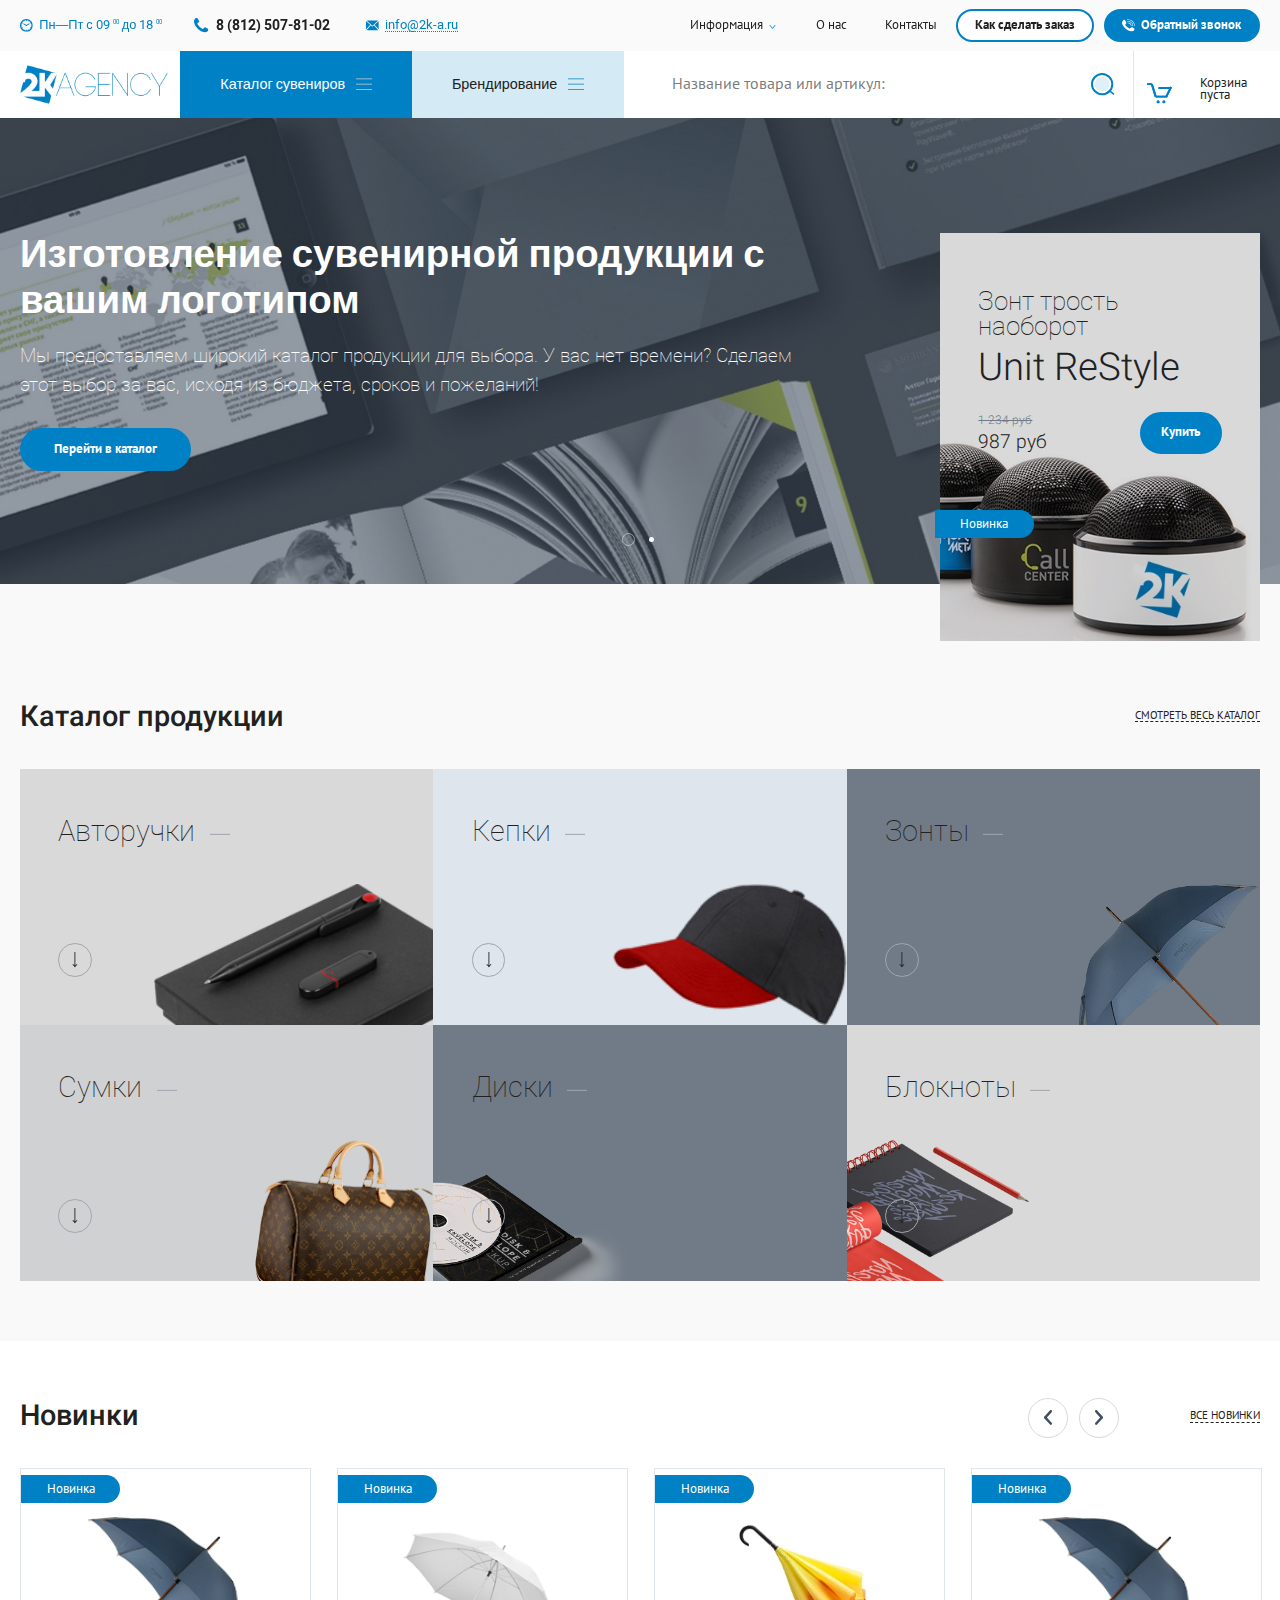
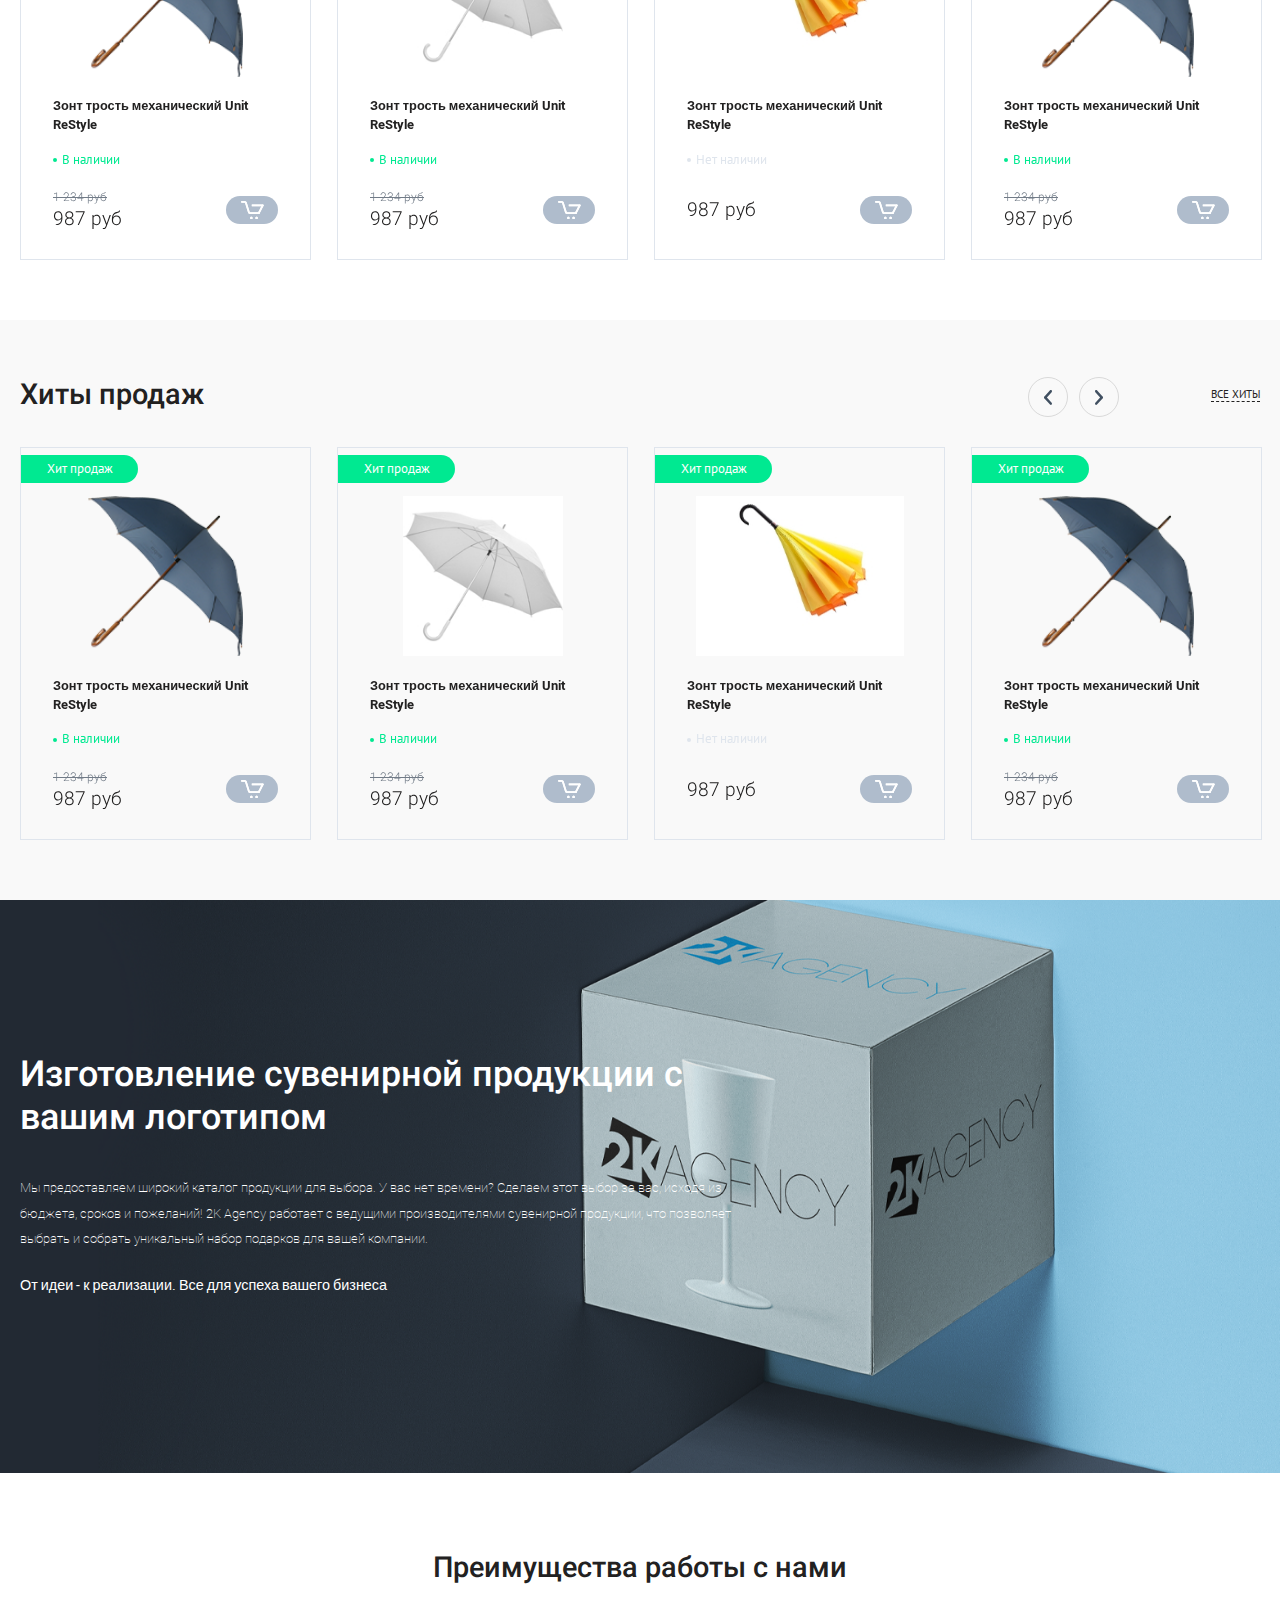
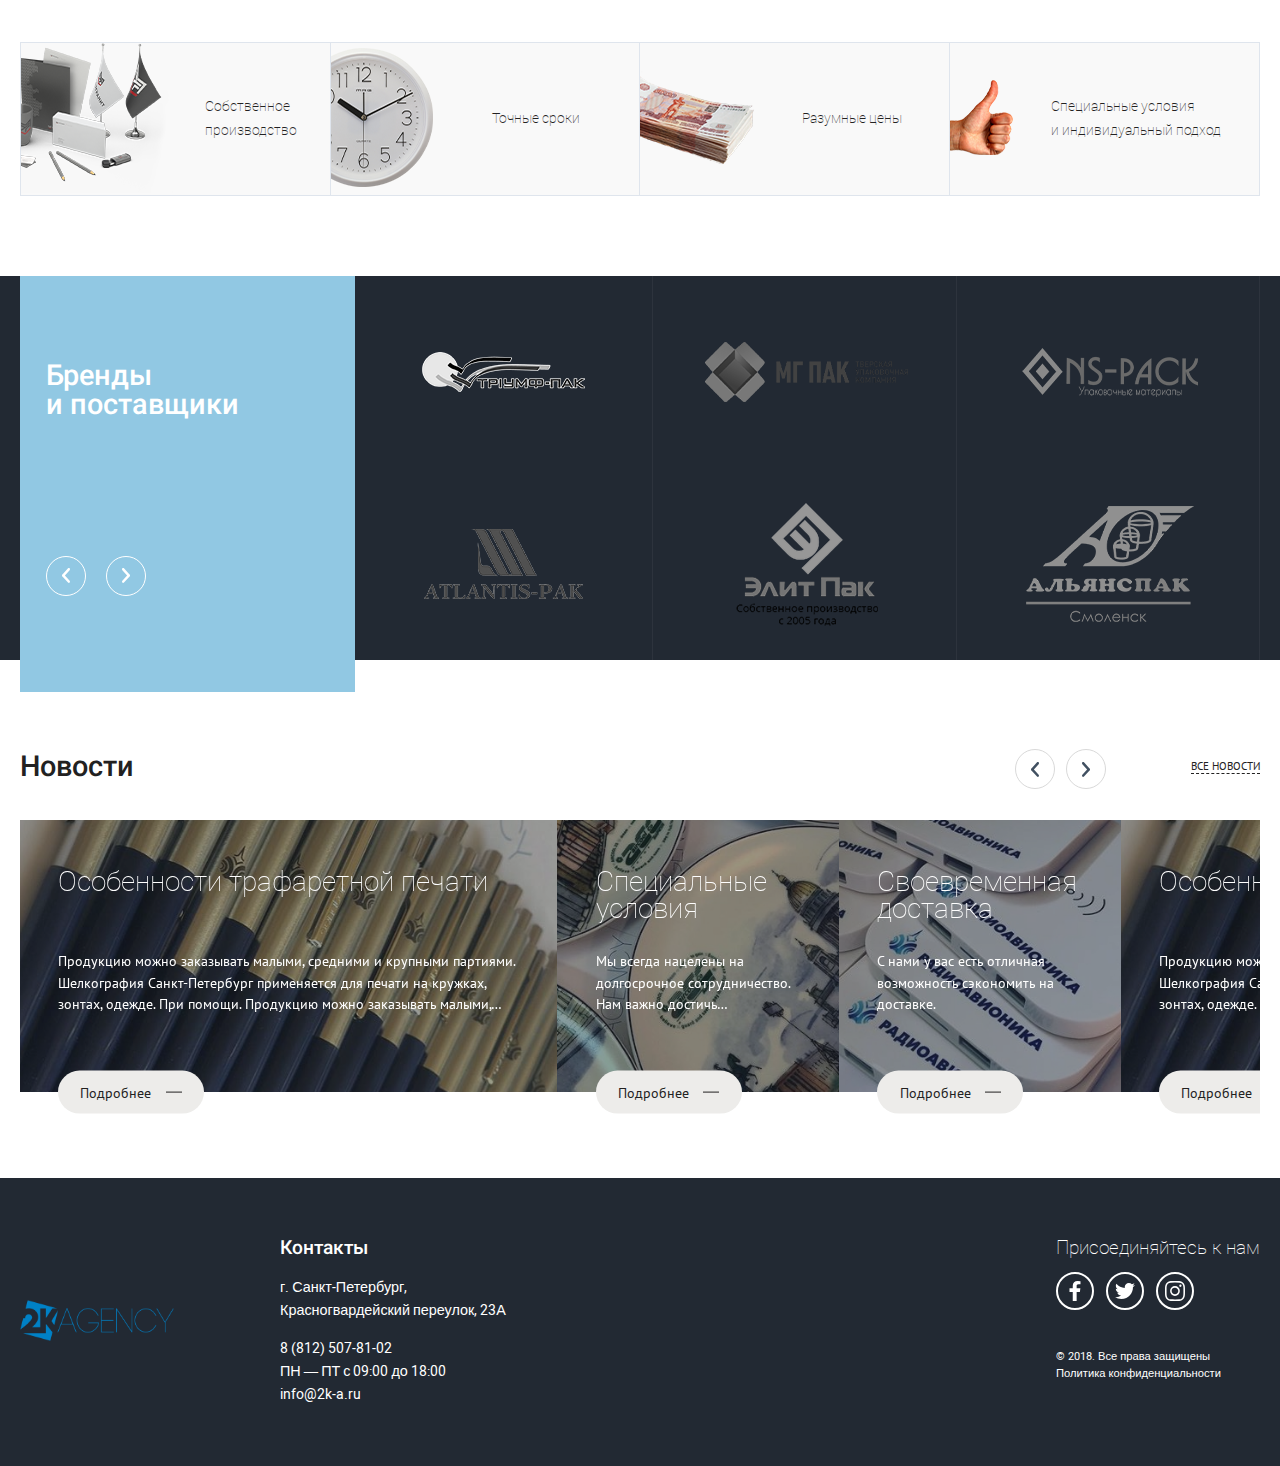
<file: index.html>
<!DOCTYPE html>
<html lang="ru">
<head>
	<meta charset="UTF-8">
	<meta name="viewport" content="width=device-width, initial-scale=1.0">
	<link rel="stylesheet" href="css/style.css">
	<title>2k-Agency</title>
</head>
<body>
	<div class="wrapper">
		<div>
			<header class="header">
				<div class="header__top flex flex--center flex--between">
					<div class="header__top__mobile">
						<div class="menu-btn">
							<span></span>
							<span></span>
							<span></span>
						</div>
						<a href="#" class="logo">
							<img src="img/logo.png" alt="">
						</a>
					</div>
					<div class="header__top__contact flex flex--center">
						<div class="header__top__contact__item">
							<span class="ico">
								<svg>
									<use xlink:href="#svg-clock"></use>
								</svg>
							</span>
							<span class="text">
								Пн—Пт с 09 <sup>00</sup> до 18 <sup>00 </sup>
							</span>
						</div>
			
						<a href="tel:88125078102" class="header__top__contact__item header__top__contact__item--lg">
							<span class="ico">
								<svg>
									<use xlink:href="#svg-call"></use>
								</svg>
							</span>
							<span class="text">
								8 (812) 507-81-02
							</span>
						</a>
			
						<a href="mailto:info@2k-a.ru" class="header__top__contact__item mail-link">
							<span class="ico">
								<svg>
									<use xlink:href="#svg-envelope"></use>
								</svg>
							</span>
							<span class="text">
								info@2k-a.ru
							</span>
						</a>
					</div>
			
					<div class="header__top__right flex">
						<ul class="header__top__menu flex flex--center">
							<li class="dropdown-link">
								<a href="#">
									Информация
								</a>
								<ul class="header__top__submenu">
									<li><a href="#">О компании</a></li>
									<li><a href="#">Доставка</a></li>
									<li><a href="#">Оплата</a></li>
									<li><a href="#">Оптовикам</a></li>
								</ul>
							</li>
							<li>
								<a href="#">
									О нас
								</a>
							</li>
							<li>
								<a href="#">
									Контакты
								</a>
							</li>
						</ul>
			
						<div class="header__top__btns flex flex--center">
							<a href="#" class="btn hide-on-mobile btn--lt btn--border">
								Как сделать заказ
							</a>
							<a href="#" class="btn callback btn--flex btn--lt js-callback">
								<span class="ico">
									<svg>
										<use xlink:href="#svg-callback"></use>
									</svg>
								</span>
								<span class="text">Обратный звонок</span>
							</a>
						</div>
					</div>
			
				</div>
			
				<div class="header__main flex">
					<div class="menu-btn">
						<span></span>
						<span></span>
						<span></span>
					</div>
					<a href="#" class="logo">
						<img src="img/logo.png" alt="">
					</a>
					<div class="header__main__center flex">
						<ul class="header__main__menu flex">
							<li class="catalog-li">
								<a href="#">
									<span class="text">Каталог сувениров</span>
									<span class="ico">
										<svg>
											<use xlink:href="#svg-burger"></use>
										</svg>
									</span>
								</a>
								<ul class="submenu">
									<li><a href="#">Пишущие инструменты</a></li>
									<li><a href="#">Электроника</a></li>
									<li><a href="#">Сумки и рюкзаки</a></li>
									<li><a href="#">Блокноты и ежедневники</a></li>
									<li><a href="#">Посуда</a></li>
									<li><a href="#">Чехлы</a></li>
									<li><a href="#">Полиграфия</a></li>
									<li><a href="#">Текстиль</a></li>
									<li><a href="#">Награды</a></li>
									<li><a href="#">Зонты</a></li>
									<li><a href="#">Промо-сувениры</a></li>
									<li><a href="#">Таблички и наружная реклама</a></li>
									<li><a href="#">Пакеты</a></li>
									<li><a href="#">Бейджи, шильды, номерки</a></li>
									<li><a href="#">Таблички и наружная реклама</a></li>
								</ul>
							</li>
							<li>
								<a href="#">
									<span class="text">Брендирование</span>
									<span class="ico">
										<svg>
											<use xlink:href="#svg-burger"></use>
										</svg>
									</span>
								</a>
								<ul class="submenu">
									<li><a href="#">инструменты</a></li>
									<li><a href="#">Электроника</a></li>
									<li><a href="#">Сумки и рюкзаки</a></li>
									<li><a href="#">Блокноты и ежедневники</a></li>
									<li><a href="#">Посуда</a></li>
									<li><a href="#">Чехлы</a></li>
									<li><a href="#">Полиграфия</a></li>
									<li><a href="#">Текстиль</a></li>
									<li><a href="#">Награды</a></li>
									<li><a href="#">Зонты</a></li>
									<li><a href="#">Промо-сувениры</a></li>
								</ul>
							</li>
						</ul>
			
						<div class="header__main__search">
							<form action="#">
								<input type="search" class="search-input" placeholder="Название товара или артикул:">
								<button type="submit" class="search-btn">
									<img src="img/icons/search.svg" alt="">
								</button>
							</form>
						</div>
					</div>
					
					<a href='#' class="header-cart flex">
						<div class="header-cart__current">
							
							<!-- <span class="gods-count">0</span> -->
							<div class="ico">
								<svg>
									<use xlink:href="#svg-cart"></use>
								</svg>
							</div>
						</div>

						<div class="header-cart__total">
							<!-- <span class="header-cart__total__title">На сумму: </span>
							<div class="header-cart__total__summa">0</div> -->

							<div class="cart-empty">
								Корзина пуста
							</div>
						</div>
					</a>
				</div>
			
			</header>
			<main class="main">
				
				<section class="main-slider-section">
					<div class="main-slider">
						<div class="main-slider__item">
							<div class="container flex flex--between">
								<div class="main-slider__descr">
									<div class="main-slide__title">
										Изготовление сувенирной продукции 
										с вашим логотипом
									</div>
									<div class="main-slide__text">
										Мы предоставляем широкий каталог продукции для выбора. У вас нет времени? Сделаем этот выбор за вас, исходя из бюджета, сроков и пожеланий!
									</div>
									<a href="#" class="btn btn--lg">
										Перейти в каталог
									</a>
								</div>
			
								<div class="banner">
									<div class="banner__content">
										<div class="banner__top">
											<div class="banner__title">
												Зонт трость наоборот 
											</div>
											<div class="gods-name">
												Unit ReStyle
											</div>
										</div>
										<div class="banner__center flex flex--center flex--between">
											<div class="banner__price">
												<span class="old-price">1 234 руб</span>
												<span class="current-price">987 руб</span>
											</div>
											<a href="#" class="btn">Купить</a>
										</div>
										<div class="bage">Новинка</div>
									</div>
								</div>
							</div>
						</div>
						<div class="main-slider__item">
							<div class="container flex flex--between">
								<div class="main-slider__descr">
									<div class="main-slide__title">
										Изготовление сувенирной продукции 
										с вашим логотипом
									</div>
									<div class="main-slide__text">
										Мы предоставляем широкий каталог продукции для выбора. У вас нет времени? Сделаем этот выбор за вас, исходя из бюджета, сроков и пожеланий!
									</div>
									<a href="#" class="btn btn--lg">
										Перейти в каталог
									</a>
								</div>
			
								<div class="banner">
									<div class="banner__content">
										<div class="banner__top">
											<div class="banner__title">
												Зонт трость наоборот 
											</div>
											<div class="gods-name">
												Unit ReStyle
											</div>
										</div>
										<div class="banner__center flex flex--center flex--between">
											<div class="banner__price">
												<span class="old-price">1 234 руб</span>
												<span class="current-price">987 руб</span>
											</div>
											<a href="#" class="btn">Купить</a>
										</div>
										<div class="bage">Новинка</div>
									</div>
								</div>
							</div>
						</div>
					</div>
				</section>
			
				<section class="catalog-block">
					<div class="container">
						<div class="title flex flex--between flex--center">
							<h2>
								Каталог продукции
							</h2>
							<a href="#" class="title-link">
								Смотреть весь каталог
							</a>
						</div>
			
						<div class="catalog-block__list flex flex--wrap">
							<div class="catalog-block__item brown-bg">
								<div class="catalog-block__title">Авторучки</div>
								<span class="arrow">
									<svg>
										<use xlink:href="#svg-arrow-down"></use>
									</svg>
								</span>
								<img src="img/catalog/catalog-1.png" alt="" class="catalog-block__img">
							</div>
							<div class="catalog-block__item grey-bg">
								<div class="catalog-block__title">Кепки</div>
								<span class="arrow">
									<svg>
										<use xlink:href="#svg-arrow-down"></use>
									</svg>
								</span>
								<img src="img/catalog/catalog-2.png" alt="" class="catalog-block__img">
							</div>
							<div class="catalog-block__item grey-dark-bg">
								<div class="catalog-block__title">Зонты</div>
								<span class="arrow">
									<svg>
										<use xlink:href="#svg-arrow-down"></use>
									</svg>
								</span>
								<img src="img/catalog/catalog-3.png" alt="" class="catalog-block__img">
							</div>
							<div class="catalog-block__item brown-dark-bg">
								<div class="catalog-block__title">Сумки</div>
								<span class="arrow">
									<svg>
										<use xlink:href="#svg-arrow-down"></use>
									</svg>
								</span>
								<img src="img/catalog/catalog-4.png" alt="" class="catalog-block__img">
							</div>
							<div class="catalog-block__item grey-dark-bg">
								<div class="catalog-block__title">Диски</div>
								<span class="arrow">
									<svg>
										<use xlink:href="#svg-arrow-down"></use>
									</svg>
								</span>
								<img src="img/catalog/catalog-6.png" alt="" class="catalog-block__img catalog-block__img--right">
							</div>
							<div class="catalog-block__item  brown-bg">
								<div class="catalog-block__title">Блокноты</div>
								<span class="arrow">
									<svg>
										<use xlink:href="#svg-arrow-down"></use>
									</svg>
								</span>
								<img src="img/catalog/catalog-5.png" alt="" class="catalog-block__img catalog-block__img--right">
							</div>
			
			
			
							<!-- Меню для каталога -->
							<div class="catalog-block__submenu grey-bg">
								<div class="catalog-block__submenu__top flex flex--center">
									<div class="catalog-block__title">Кепки</div>
									<img src="img/catalog/catalog-2.png" alt="" class="catalog-block__img">
								</div>
								<ul class="catalog-block__submenu__menu">
									<li><a href="#">Рюкзаки</a></li>
									<li><a href="#">Конференц-сумки</a></li>
									<li><a href="#">Дорожные сумки</a></li>
									<li><a href="#">Промо сумки</a></li>
									<li><a href="#">Сумки для ноутбука</a></li>
									<li><a href="#">Спортивные сумки</a></li>
									<li><a href="#">Косметички и несессеры</a></li>
									<li><a href="#">Чемоданы</a></li>
									<li><a href="#">Спортивные сумки</a></li>
									<li><a href="#">Косметички и несессеры</a></li>
									<li><a href="#">Чемоданы</a></li>
									<li><a href="#">Рюкзаки</a></li>
									<li><a href="#">Конференц-сумки</a></li>
									<li><a href="#">Дорожные сумки</a></li>
									<li><a href="#">Промо сумки</a></li>
									<li><a href="#">Рюкзаки</a></li>
									<li><a href="#">Конференц-сумки</a></li>
									<li><a href="#">Дорожные сумки</a></li>
									<li><a href="#">Промо сумки</a></li>
								</ul>
			
								<a href="#" class="arrow js-close-submenu">
									<svg>
										<use xlink:href="#svg-arrow-top"></use>
									</svg>
								</a>
							</div>
						</div>
					</div>	
				</section>
				<!-- /.catalog-block -->
			
				<section class="products">
					<div class="container">
						<div class="title flex flex--between flex--center">
							<h2>
								Новинки
							</h2>
							<div class="title__right">
								<a href="#" class="title-link">
									Все новинки
								</a>
							</div>
						</div>
			
						<div class="product-slider">
							<div class="product-slider__item">
								<div class="product-slider__god">
			
									<span class="bage">Новинка</span>
			
									<div class="product-slider__img">
										<img src="img/slides/slide-1.png" alt="">
									</div>
			
									<a href="#" class="product-slider__title">
										Зонт трость механический Unit 
										ReStyle
									</a>
			
									<div class="status status--success">В наличии</div>
			
									<div class="product-slider__row flex flex--center flex--between">
										<div class="price-block">
											<span class="old-price">1 234 руб</span>
											<span class="current-price">987 руб</span>
										</div>
										<a href="#" class="to-cart">
											<svg>
												<use xlink:href="#svg-cart"></use>
											</svg>
										</a>
									</div>
			
								</div>
							</div>
			
							<div class="product-slider__item">
								<div class="product-slider__god">
			
									<span class="bage">Новинка</span>
			
									<div class="product-slider__img">
										<img src="img/slides/slide-2.jpg" alt="">
									</div>
			
									<a href="#" class="product-slider__title">
										Зонт трость механический Unit 
										ReStyle
									</a>
			
									<div class="status status--success">В наличии</div>
			
									<div class="product-slider__row flex flex--center flex--between">
										<div class="price-block">
											<span class="old-price">1 234 руб</span>
											<span class="current-price">987 руб</span>
										</div>
										<a href="#" class="to-cart">
											<svg>
												<use xlink:href="#svg-cart"></use>
											</svg>
										</a>
									</div>
			
								</div>
							</div>
			
							<div class="product-slider__item">
								<div class="product-slider__god">
			
									<span class="bage">Новинка</span>
			
									<div class="product-slider__img">
										<img src="img/slides/slide-3.jpg" alt="">
									</div>
			
									<a href="#" class="product-slider__title">
										Зонт трость механический Unit 
										ReStyle
									</a>
			
									<div class="status status--error">Нет наличии</div>
			
									<div class="product-slider__row flex flex--center flex--between">
										<div class="price-block">
											<span class="current-price">987 руб</span>
										</div>
										<a href="#" class="to-cart">
											<svg>
												<use xlink:href="#svg-cart"></use>
											</svg>
										</a>
									</div>
			
								</div>
							</div>
							<div class="product-slider__item">
								<div class="product-slider__god">
			
									<span class="bage">Новинка</span>
			
									<div class="product-slider__img">
										<img src="img/slides/slide-1.png" alt="">
									</div>
			
									<a href="#" class="product-slider__title">
										Зонт трость механический Unit 
										ReStyle
									</a>
			
									<div class="status status--success">В наличии</div>
			
									<div class="product-slider__row flex flex--center flex--between">
										<div class="price-block">
											<span class="old-price">1 234 руб</span>
											<span class="current-price">987 руб</span>
										</div>
										<a href="#" class="to-cart">
											<svg>
												<use xlink:href="#svg-cart"></use>
											</svg>
										</a>
									</div>
			
								</div>
							</div>
			
							<div class="product-slider__item">
								<div class="product-slider__god">
			
									<span class="bage">Новинка</span>
			
									<div class="product-slider__img">
										<img src="img/slides/slide-2.jpg" alt="">
									</div>
			
									<a href="#" class="product-slider__title">
										Зонт трость механический Unit 
										ReStyle
									</a>
			
									<div class="status status--success">В наличии</div>
			
									<div class="product-slider__row flex flex--center flex--between">
										<div class="price-block">
											<span class="old-price">1 234 руб</span>
											<span class="current-price">987 руб</span>
										</div>
										<a href="#" class="to-cart">
											<svg>
												<use xlink:href="#svg-cart"></use>
											</svg>
										</a>
									</div>
			
								</div>
							</div>
			
							<div class="product-slider__item">
								<div class="product-slider__god">
			
									<span class="bage">Новинка</span>
			
									<div class="product-slider__img">
										<img src="img/slides/slide-3.jpg" alt="">
									</div>
			
									<a href="#" class="product-slider__title">
										Зонт трость механический Unit 
										ReStyle
									</a>
			
									<div class="status status--error">Нет наличии</div>
			
									<div class="product-slider__row flex flex--center flex--between">
										<div class="price-block">
											<span class="current-price">987 руб</span>
										</div>
										<a href="#" class="to-cart">
											<svg>
												<use xlink:href="#svg-cart"></use>
											</svg>
										</a>
									</div>
			
								</div>
							</div>
						</div>
					</div>
				</section>
			
				<section class="products grey-bg-light">
					<div class="container">
						<div class="title flex flex--between flex--center">
							<h2>
								Хиты продаж
							</h2>
							<div class="title__right">
								<a href="#" class="title-link">
									Все хиты
								</a>
							</div>
						</div>
			
						<div class="product-slider">
							<div class="product-slider__item">
								<div class="product-slider__god">
			
									<span class="bage bage--green">Хит продаж</span>
			
									<div class="product-slider__img">
										<img src="img/slides/slide-1.png" alt="">
									</div>
			
									<a href="#" class="product-slider__title">
										Зонт трость механический Unit 
										ReStyle
									</a>
			
									<div class="status status--success">В наличии</div>
			
									<div class="product-slider__row flex flex--center flex--between">
										<div class="price-block">
											<span class="old-price">1 234 руб</span>
											<span class="current-price">987 руб</span>
										</div>
										<a href="#" class="to-cart">
											<svg>
												<use xlink:href="#svg-cart"></use>
											</svg>
										</a>
									</div>
			
								</div>
							</div>
			
							<div class="product-slider__item">
								<div class="product-slider__god">
			
									<span class="bage bage--green">Хит продаж</span>
			
									<div class="product-slider__img">
										<img src="img/slides/slide-2.jpg" alt="">
									</div>
			
									<a href="#" class="product-slider__title">
										Зонт трость механический Unit 
										ReStyle
									</a>
			
									<div class="status status--success">В наличии</div>
			
									<div class="product-slider__row flex flex--center flex--between">
										<div class="price-block">
											<span class="old-price">1 234 руб</span>
											<span class="current-price">987 руб</span>
										</div>
										<a href="#" class="to-cart">
											<svg>
												<use xlink:href="#svg-cart"></use>
											</svg>
										</a>
									</div>
			
								</div>
							</div>
			
							<div class="product-slider__item">
								<div class="product-slider__god">
			
									<span class="bage bage--green">Хит продаж</span>
			
									<div class="product-slider__img">
										<img src="img/slides/slide-3.jpg" alt="">
									</div>
			
									<a href="#" class="product-slider__title">
										Зонт трость механический Unit 
										ReStyle
									</a>
			
									<div class="status status--error">Нет наличии</div>
			
									<div class="product-slider__row flex flex--center flex--between">
										<div class="price-block">
											<span class="current-price">987 руб</span>
										</div>
										<a href="#" class="to-cart">
											<svg>
												<use xlink:href="#svg-cart"></use>
											</svg>
										</a>
									</div>
			
								</div>
							</div>
							<div class="product-slider__item">
								<div class="product-slider__god">
			
									<span class="bage bage--green">Хит продаж</span>
			
									<div class="product-slider__img">
										<img src="img/slides/slide-1.png" alt="">
									</div>
			
									<a href="#" class="product-slider__title">
										Зонт трость механический Unit 
										ReStyle
									</a>
			
									<div class="status status--success">В наличии</div>
			
									<div class="product-slider__row flex flex--center flex--between">
										<div class="price-block">
											<span class="old-price">1 234 руб</span>
											<span class="current-price">987 руб</span>
										</div>
										<a href="#" class="to-cart">
											<svg>
												<use xlink:href="#svg-cart"></use>
											</svg>
										</a>
									</div>
			
								</div>
							</div>
			
							<div class="product-slider__item">
								<div class="product-slider__god">
			
									<span class="bage bage--green">Хит продаж</span>
			
									<div class="product-slider__img">
										<img src="img/slides/slide-2.jpg" alt="">
									</div>
			
									<a href="#" class="product-slider__title">
										Зонт трость механический Unit 
										ReStyle
									</a>
			
									<div class="status status--success">В наличии</div>
			
									<div class="product-slider__row flex flex--center flex--between">
										<div class="price-block">
											<span class="old-price">1 234 руб</span>
											<span class="current-price">987 руб</span>
										</div>
										<a href="#" class="to-cart">
											<svg>
												<use xlink:href="#svg-cart"></use>
											</svg>
										</a>
									</div>
			
								</div>
							</div>
			
							<div class="product-slider__item">
								<div class="product-slider__god">
			
									<span class="bage bage--green">Хит продаж</span>
			
									<div class="product-slider__img">
										<img src="img/slides/slide-3.jpg" alt="">
									</div>
			
									<a href="#" class="product-slider__title">
										Зонт трость механический Unit 
										ReStyle
									</a>
			
									<div class="status status--error">Нет наличии</div>
			
									<div class="product-slider__row flex flex--center flex--between">
										<div class="price-block">
											<span class="current-price">987 руб</span>
										</div>
										<a href="#" class="to-cart">
											<svg>
												<use xlink:href="#svg-cart"></use>
											</svg>
										</a>
									</div>
			
								</div>
							</div>
						</div>
					</div>
				</section>
			
				<section class="about-block">
					<div class="container">
						<div class="about-block__descr">
							<h2>
								Изготовление сувенирной продукции 
								с вашим логотипом
							</h2>
							<p>
								Мы предоставляем широкий каталог продукции для выбора. У вас нет времени?
								Сделаем этот выбор за вас, исходя из бюджета, сроков и пожеланий!
								2K Agency работает с ведущими производителями сувенирной продукции, что позволяет выбрать и собрать уникальный набор подарков для вашей компании. 
			
							</p>
							<p>
								<b>От идеи - к реализации. Все для успеха вашего бизнеса</b>
							</p>
						</div>
					</div>
				</section>
			
				<section class="features">
					<div class="container">
						<div class="title text-center">
							<h2>Преимущества работы с нами</h2>
						</div>
			
						<ul class="feature__list flex flex--wrap">
							<li>
								<div class="features__item flex flex--center">
									<div class="features__img">
										<img src="img/features/feature-1.png" alt="">
									</div>
									<div class="features__text">
										Собственное <br>
										производство
									</div>
								</div>
							</li>
							<li>
								<div class="features__item flex flex--center">
									<div class="features__img">
										<img src="img/features/feature-2.png" alt="">
									</div>
									<div class="features__text">
										Точные сроки
									</div>
								</div>
							</li>
							<li>
								<div class="features__item flex flex--center">
									<div class="features__img">
										<img src="img/features/feature-3.png" alt="">
									</div>
									<div class="features__text">
										Разумные цены
									</div>
								</div>
							</li>
							<li>
								<div class="features__item flex flex--center">
									<div class="features__img">
										<img src="img/features/feature-4.png" alt="">
									</div>
									<div class="features__text">
										Специальные условия <br>
										и индивидуальный подход
									</div>
								</div>
							</li>
						</ul>
					</div>
				</section>
			
				<section class="clients">
					<div class="container flex">
						<div class="clients__left">
							<h2>Бренды <br>и поставщики</h2>
							<div class="clients-slider-arrows"></div>
						</div>
			
						<div class="clients-slider">
							<div class="clients-slider__item">
								<ul class="clients-slider__list flex flex--wrap">
									<li><img src="img/clients/client-1.png" alt=""></li>
									<li><img src="img/clients/client-2.png" alt=""></li>
									<li><img src="img/clients/client-3.png" alt=""></li>
									<li><img src="img/clients/client-4.png" alt=""></li>
									<li><img src="img/clients/client-5.png" alt=""></li>
									<li><img src="img/clients/client-6.png" alt=""></li>
								</ul>
							</div>
							<div class="clients-slider__item">
								<ul class="clients-slider__list flex flex--wrap">
									<li><img src="img/clients/client-5.png" alt=""></li>
									<li><img src="img/clients/client-1.png" alt=""></li>
									<li><img src="img/clients/client-2.png" alt=""></li>
									<li><img src="img/clients/client-4.png" alt=""></li>
									<li><img src="img/clients/client-6.png" alt=""></li>
									<li><img src="img/clients/client-5.png" alt=""></li>
								</ul>
							</div>
						</div>
					</div>
				</section>
			
				<section class="section news-section">
					<div class="container">
						<div class="title flex flex--between flex--center">
							<h2>
								Новости
							</h2>
							<div class="title__right">
								<a href="#" class="title-link">
									Все новости
								</a>
							</div>
						</div>
			
						<div class="news-slider">
							<div class="news-slider__item news-slider__item--lg">
								<div class="news-slider__content">
									<h3>
										Особенности трафаретной печати
									</h3>
									<p>
										Продукцию можно заказывать малыми, средними и крупными партиями. Шелкография Санкт-Петербург применяется для печати на кружках, зонтах, одежде. При помощи. Продукцию можно заказывать малыми, средними и крупными партиями. Шелкография Санкт-Петербург применяется для печати на кружках, зонтах, одежде. При помощи.
									</p>
									<a href="#" class="more">
										Подробнее
									</a>
								</div>
								<img src="img/slides/news-slide-1.png" alt="" class="news-slider__img">
							</div>
							<div class="news-slider__item">
								<div class="news-slider__content">
									<h3>
										Специальные условия 
									</h3>
									<p>
										Мы всегда нацелены на долгосрочное сотрудничество. Нам важно достичь поставленной цели!
									</p>
									<a href="#" class="more">
										Подробнее
									</a>
								</div>
								<img src="img/slides/news-slide-2.jpg" alt="" class="news-slider__img">
							</div>
							<div class="news-slider__item">
								<div class="news-slider__content">
									<h3>
										Своевременная доставка
									</h3>
									<p>
										С нами у вас есть отличная возможность сэкономить на доставке.
									</p>
									<a href="#" class="more">
										Подробнее
									</a>
								</div>
								<img src="img/slides/news-slide-3.jpg" alt="" class="news-slider__img">
							</div>
							<div class="news-slider__item news-slider__item--lg">
								<div class="news-slider__content">
									<h3>
										Особенности трафаретной печати
									</h3>
									<p>
										Продукцию можно заказывать малыми, средними и крупными партиями. Шелкография Санкт-Петербург применяется для печати на кружках, зонтах, одежде. При помощи.
									</p>
									<a href="#" class="more">
										Подробнее
									</a>
								</div>
								<img src="img/slides/news-slide-1.png" alt="" class="news-slider__img">
							</div>
							<div class="news-slider__item">
								<div class="news-slider__content">
									<h3>
										Специальные условия 
									</h3>
									<p>
										Мы всегда нацелены на долгосрочное сотрудничество. Нам важно достичь поставленной цели!
									</p>
									<a href="#" class="more">
										Подробнее
									</a>
								</div>
								<img src="img/slides/news-slide-2.jpg" alt="" class="news-slider__img">
							</div>
							<div class="news-slider__item">
								<div class="news-slider__content">
									<h3>
										Своевременная доставка
									</h3>
									<p>
										С нами у вас есть отличная возможность сэкономить на доставке.
									</p>
									<a href="#" class="more">
										Подробнее
									</a>
								</div>
								<img src="img/slides/news-slide-3.jpg" alt="" class="news-slider__img">
							</div>
						</div>
					</div>
				</section>
			
			</main>
			<footer class="footer section">
			
				<div class="container flex flex--center">
					<div class="footer__left">
						<a href="#" class="logo">
							<img src="img/logo.png" alt="">
						</a>
					</div>
					<div class="footer__right flex flex--between">
						<div class="footer__contact">
							<h4>Контакты</h4>
							<address class="address">
								г. Санкт-Петербург, <br>
								Красногвардейский переулок, 23А
							</address>
							<div class="footer__contact__item">
								<a href="tel:88125078102">8 (812) 507-81-02</a>
								<span class="work-time">ПН — ПТ с 09:00 до 18:00</span>
								<a href="mailto:info@2k-a.ru">info@2k-a.ru</a>
							</div>
						</div>
						<div class="footer__options">
							<h4>Присоединяйтесь к нам</h4>
							<ul class="social">
								<li>
									<a href="#">
										<span class="ico">
											<svg>
												<use xlink:href="#svg-fb"></use>
											</svg>
										</span>
									</a>
								</li>
								<li>
									<a href="#">
										<span class="ico">
											<svg>
												<use xlink:href="#svg-tw"></use>
											</svg>
										</span>
									</a>
								</li>
								<li>
									<a href="#">
										<span class="ico">
											<svg>
												<use xlink:href="#svg-inst"></use>
											</svg>
										</span>
									</a>
								</li>
							</ul>
							<p class="copyright">
								© 2018. Все права защищены <br>
								Политика конфиденциальности
							</p>
						</div>
					</div>
				</div>
			
				<!-- svg-sprite -->
				<div class="svg-sprite">
					<svg xmlns="http://www.w3.org/2000/svg" xmlns:xlink="http://www.w3.org/1999/xlink">
			
						<symbol viewBox="0 0 8 15" id="svg-left-angle"><g><g><path d="M7.65085,0.36786c0.45034,0.50163 0.45034,1.31512 0,1.81723l-4.74993,5.30414l4.74993,5.30454c0.45034,0.50211 0.45034,1.31559 0,1.81723c-0.44896,0.50163 -1.1774,0.50163 -1.62635,0l-5.12084,-5.71806c-0.21059,-0.0497 -0.41107,-0.16595 -0.57452,-0.34874c-0.25824,-0.28837 -0.36817,-0.67928 -0.32979,-1.05486c-0.03838,-0.37571 0.07155,-0.76678 0.32979,-1.05515c0.16349,-0.18267 0.36403,-0.29882 0.57468,-0.34845l5.12067,-5.71787c0.44896,-0.50163 1.1774,-0.50163 1.62635,0z" fill="currentColor" fill-opacity="1"></path></g></g></symbol>
			
						<symbol viewBox="0 0 8 15" id="svg-right-angle"><g><g><path d="M1.97431,0.36786l5.12012,5.71795c0.21062,0.04967 0.41114,0.1658 0.57455,0.34838c0.25784,0.28837 0.3676,0.67943 0.32928,1.05515c0.03832,0.37558 -0.07144,0.76649 -0.32928,1.05486c-0.16336,0.1827 -0.36382,0.29893 -0.57438,0.34867l-5.12028,5.71813c-0.44896,0.50163 -1.17809,0.50163 -1.62705,0c-0.44896,-0.50163 -0.44896,-1.31512 0,-1.81723l4.74993,-5.30454l-4.74993,-5.30414c-0.44896,-0.50211 -0.44896,-1.31559 0,-1.81723c0.44896,-0.50163 1.17809,-0.50163 1.62705,0z" fill="currentColor" fill-opacity="1"></path></g></g></symbol>
			
						<symbol viewBox="0 0 25 20" id="svg-tw"><g><g><path fill="currentColor"  d="M7.862 19.999c9.435 0 14.594-7.694 14.594-14.366 0-.218-.005-.435-.015-.65a10.324 10.324 0 0 0 2.56-2.617c-.92.404-1.909.674-2.947.796A5.079 5.079 0 0 0 24.311.37c-.992.578-2.09 1-3.258 1.225A5.16 5.16 0 0 0 17.31 0c-2.833 0-5.13 2.262-5.13 5.049 0 .396.045.781.134 1.15A14.638 14.638 0 0 1 1.739.924a4.98 4.98 0 0 0-.693 2.538c0 1.752.905 3.298 2.282 4.203a5.147 5.147 0 0 1-2.324-.632v.064c0 2.445 1.768 4.489 4.115 4.95a5.155 5.155 0 0 1-2.317.087c.653 2.007 2.547 3.466 4.792 3.506a10.392 10.392 0 0 1-6.37 2.163c-.413 0-.822-.025-1.224-.071A14.687 14.687 0 0 0 7.862 20"/></g></g></symbol>
			
						<symbol viewBox="0 0 20 20" id="svg-inst"><g><g><path fill="currentColor" d="M10.197 20l-.199-.001a69.584 69.584 0 0 1-4.425-.12c-1.291-.08-2.47-.526-3.41-1.29-.905-.741-1.524-1.739-1.838-2.97-.274-1.072-.289-2.124-.302-3.143C.013 11.747 0 10.88 0 10.003c0-.886.012-1.75.022-2.48.013-1.017.028-2.07.302-3.142.314-1.23.933-2.23 1.838-2.968C3.103.646 4.282.201 5.573.122A68.271 68.271 0 0 1 10.002 0a69.124 69.124 0 0 1 4.425.122c1.292.08 2.47.524 3.41 1.291.906.738 1.525 1.738 1.839 2.968.273 1.071.288 2.125.301 3.142.01.73.022 1.594.023 2.474v.006c-.001.878-.013 1.744-.023 2.473-.013 1.02-.028 2.07-.301 3.143-.314 1.231-.933 2.229-1.84 2.97-.939.764-2.118 1.21-3.41 1.29-1.348.08-2.733.12-4.229.12zm-.199-1.563a68.43 68.43 0 0 0 4.335-.118c.976-.06 1.823-.377 2.517-.942.64-.523 1.082-1.246 1.312-2.146.228-.891.24-1.85.254-2.775.008-.725.019-1.585.021-2.456-.002-.871-.013-1.73-.021-2.454-.014-.927-.026-1.887-.254-2.779-.23-.9-.671-1.62-1.312-2.145-.694-.564-1.541-.88-2.517-.94a68.838 68.838 0 0 0-4.331-.12 68.873 68.873 0 0 0-4.334.12c-.977.06-1.824.376-2.517.94-.641.524-1.083 1.245-1.313 2.145-.227.892-.24 1.85-.254 2.779-.01.725-.02 1.584-.021 2.457.001.867.012 1.728.021 2.453.014.926.027 1.884.254 2.775.23.9.672 1.623 1.313 2.146.693.565 1.54.881 2.517.94 1.376.084 2.792.125 4.33.12zm-.038-3.553A4.89 4.89 0 0 1 5.078 10 4.888 4.888 0 0 1 9.96 5.118 4.887 4.887 0 0 1 14.843 10a4.889 4.889 0 0 1-4.883 4.884zm0-8.204A3.323 3.323 0 0 0 6.64 10c0 1.83 1.49 3.32 3.32 3.32 1.831 0 3.321-1.49 3.321-3.32 0-1.83-1.49-3.32-3.32-3.32zm6.603-1.954a1.173 1.173 0 1 1-2.345 0 1.173 1.173 0 0 1 2.345 0z"/></g></g></symbol>
			
						<symbol viewBox="0 0 11 20" id="svg-fb"><g><g><path fill="currentColor" d="M7.139 20v-9.122h3.242l.487-3.556h-3.73v-2.27c0-1.03.302-1.73 1.868-1.73l1.992-.002V.14A28.7 28.7 0 0 0 8.094 0C5.22 0 3.251 1.657 3.251 4.7v2.622H0v3.556h3.25V20z"/></g></g></symbol>
			
						<symbol viewBox="0 0 19 19" id="svg-clock"><g><g><path d="M18.9982,9.49849c0,5.23853 -4.26131,9.50003 -9.49941,9.50003c-5.23879,0 -9.5001,-4.26197 -9.5001,-9.50003c0,-5.23853 4.26131,-9.50003 9.5001,-9.50003c5.23809,0 9.49941,4.26149 9.49941,9.50003zM15.72751,13.67176l-0.85987,-0.49591c-0.23866,-0.13828 -0.32098,-0.44394 -0.18263,-0.68283c0.13766,-0.23937 0.44412,-0.32139 0.68278,-0.18311l0.85987,0.49686c0.46003,-0.93031 0.73189,-1.96886 0.76648,-3.06654l-0.81629,0.00238h-0.00138c-0.04566,0 -0.09062,-0.01192 -0.13074,-0.03481c-0.08232,-0.04673 -0.13282,-0.13447 -0.13351,-0.22888c-0.00069,-0.07057 0.02698,-0.13733 0.07679,-0.1874c0.04981,-0.05007 0.11622,-0.07772 0.18747,-0.0782l0.81629,-0.00238c-0.04151,-1.08051 -0.31199,-2.10285 -0.7651,-3.02029l-0.85987,0.49686c-0.07886,0.0453 -0.16464,0.06676 -0.24973,0.06676c-0.17225,0 -0.34035,-0.08965 -0.43305,-0.24986c-0.13835,-0.23937 -0.05673,-0.54502 0.18263,-0.68283l0.85987,-0.49639c-0.59354,-0.88263 -1.36902,-1.63221 -2.27316,-2.19536l-0.40469,0.70667c-0.04704,0.08202 -0.13559,0.13304 -0.23036,0.13304c-0.04635,0 -0.09062,-0.01192 -0.13074,-0.03529c-0.12659,-0.07248 -0.17087,-0.2346 -0.09823,-0.36097l0.40607,-0.70763c-0.90622,-0.4797 -1.92105,-0.77868 -2.99745,-0.8502v0.99468c0,0.27609 -0.22483,0.5002 -0.50015,0.5002c-0.27671,0 -0.50015,-0.22411 -0.50015,-0.5002v-0.99468c-1.093,0.07248 -2.12235,0.37956 -3.03757,0.87166l0.40953,0.70524c0.03528,0.06104 0.04566,0.13208 0.02698,0.20075c-0.01799,0.06819 -0.06157,0.12541 -0.12314,0.16117c-0.08094,0.04721 -0.18401,0.04673 -0.26495,0.00048c-0.04012,-0.02337 -0.07333,-0.05579 -0.09685,-0.09632l-0.40953,-0.70429c-0.88616,0.56028 -1.64849,1.30129 -2.23304,2.17104l0.85918,0.49639c0.23935,0.13781 0.32098,0.44346 0.18263,0.68283c-0.09201,0.16022 -0.26011,0.24986 -0.43305,0.24986c-0.0844,0 -0.17087,-0.02146 -0.24973,-0.06676l-0.86056,-0.49686c-0.45864,0.93031 -0.73051,1.96886 -0.76579,3.06606l0.81698,-0.00238c0.14596,0 0.26495,0.11826 0.26495,0.26369c0,0.07105 -0.02629,0.13733 -0.07679,0.1874c-0.04981,0.05007 -0.11622,0.0782 -0.18678,0.0782l-0.81698,0.00238c0.04081,1.08051 0.31199,2.10333 0.76441,3.02076l0.86056,-0.49686c0.24004,-0.13828 0.54512,-0.05627 0.68278,0.18263c0.13835,0.23937 0.05673,0.54502 -0.18263,0.68331l-0.85918,0.49591c0.59285,0.88263 1.36902,1.63221 2.27178,2.19536l0.40538,-0.70667c0.04704,-0.08202 0.13559,-0.13304 0.23036,-0.13304c0.04635,0 0.09062,0.01192 0.13144,0.03529c0.06157,0.03529 0.10515,0.09203 0.12383,0.16022c0.01799,0.06819 0.00899,0.13971 -0.02629,0.20075l-0.40538,0.70763c0.90553,0.4797 1.92105,0.77915 2.99745,0.8502v-0.99468c0,-0.27609 0.22344,-0.49973 0.50015,-0.49973c0.27533,0 0.50015,0.22364 0.50015,0.49973v0.99468c1.09231,-0.07248 2.12166,-0.37956 3.03757,-0.87166l-0.41022,-0.70477c-0.03528,-0.06151 -0.04497,-0.13256 -0.02698,-0.20075c0.01868,-0.06866 0.06157,-0.12589 0.12314,-0.16117c0.04151,-0.02384 0.08578,-0.03624 0.13213,-0.03624c0.09477,0 0.18263,0.05054 0.22967,0.13208l0.40953,0.70429c0.88685,-0.56076 1.64918,-1.30177 2.23373,-2.17152zM14.04789,7.03181c0.1681,0.30327 0.0588,0.68521 -0.24489,0.85354l-3.27208,1.8158c-0.09477,0.48399 -0.52021,0.84972 -1.03212,0.84972c-0.5126,0 -0.93873,-0.36573 -1.03212,-0.84972l-3.27277,-1.8158c-0.30369,-0.16832 -0.41299,-0.55027 -0.24489,-0.85354c0.16879,-0.30327 0.55065,-0.41294 0.85434,-0.24462l3.20705,1.77956c0.14596,-0.07677 0.31199,-0.12064 0.48839,-0.12064c0.17571,0 0.34243,0.04387 0.48839,0.12064l3.20636,-1.77956c0.30369,-0.16832 0.68624,-0.05865 0.85434,0.24462z" fill="currentColor" fill-opacity="1"></path></g></g></symbol>
			
						<symbol viewBox="0 0 14 14" id="svg-call"><g><g><path d="M13.96952,10.84621c-0.03943,-0.11921 -0.29124,-0.29469 -0.75541,-0.52643c-0.1259,-0.07343 -0.30507,-0.17214 -0.53681,-0.2985c-0.23244,-0.12636 -0.44343,-0.24223 -0.63228,-0.34857c-0.18885,-0.10586 -0.36595,-0.20885 -0.53128,-0.30756c-0.02767,-0.02003 -0.10999,-0.0782 -0.24904,-0.17452c-0.13974,-0.09584 -0.25665,-0.16737 -0.3535,-0.2141c-0.09477,-0.04625 -0.19024,-0.06962 -0.28363,-0.06962c-0.13213,0 -0.29746,0.09489 -0.49738,0.28372c-0.19854,0.1893 -0.38047,0.39482 -0.54581,0.61703c-0.16603,0.22173 -0.34104,0.42725 -0.52713,0.61607c-0.18609,0.18978 -0.33897,0.28372 -0.45795,0.28372c-0.06018,0 -0.13351,-0.01669 -0.22344,-0.04911c-0.08924,-0.03338 -0.15703,-0.06247 -0.20338,-0.08488c-0.04704,-0.02337 -0.1259,-0.06962 -0.23935,-0.13971c-0.11276,-0.06914 -0.1764,-0.10729 -0.18885,-0.11396c-0.9083,-0.50402 -1.68723,-1.08099 -2.3368,-1.73044c-0.65027,-0.65041 -1.22651,-1.42908 -1.73081,-2.33698c-0.00692,-0.01335 -0.04497,-0.07677 -0.11414,-0.18978c-0.06918,-0.11206 -0.11622,-0.19169 -0.13974,-0.23842c-0.02352,-0.04673 -0.05119,-0.11492 -0.0844,-0.20409c-0.03251,-0.08965 -0.04912,-0.16356 -0.04912,-0.22364c0,-0.11873 0.09408,-0.2718 0.28293,-0.45729c0.18885,-0.18549 0.395,-0.36144 0.61637,-0.52738c0.22275,-0.16546 0.42751,-0.34809 0.61637,-0.54693c0.18955,-0.19884 0.28432,-0.3643 0.28432,-0.49734c0,-0.09203 -0.02421,-0.18692 -0.07056,-0.28276c-0.04635,-0.09632 -0.11691,-0.21362 -0.21376,-0.35334c-0.09616,-0.13971 -0.15427,-0.22221 -0.17363,-0.24891c-0.09892,-0.16546 -0.202,-0.34237 -0.30784,-0.53167c-0.10653,-0.1893 -0.22275,-0.39959 -0.34865,-0.63181c-0.1259,-0.23174 -0.22552,-0.41056 -0.29815,-0.53692c-0.23244,-0.46396 -0.40815,-0.71621 -0.52713,-0.75579c-0.04635,-0.02003 -0.11622,-0.03004 -0.20891,-0.03004c-0.17917,0 -0.41299,0.03338 -0.70146,0.09966c-0.28847,0.0658 -0.51537,0.1359 -0.6807,0.20885c-0.33205,0.13971 -0.68278,0.54359 -1.05495,1.21307c-0.33758,0.62323 -0.50638,1.24025 -0.50638,1.84965c0,0.17881 0.01176,0.35334 0.0339,0.52214c0.02352,0.16975 0.06503,0.36001 0.12521,0.5722c0.06018,0.21219 0.10722,0.36955 0.14389,0.47255c0.03597,0.103 0.10377,0.28658 0.20338,0.55122c0.10031,0.26608 0.1598,0.4282 0.17917,0.48733c0.23174,0.65041 0.50776,1.23072 0.82667,1.74141c0.52298,0.84829 1.23758,1.72567 2.14311,2.63023c0.90345,0.90504 1.78062,1.61934 2.62942,2.14338c0.51053,0.31757 1.09023,0.59366 1.74119,0.82493c0.0588,0.02003 0.22206,0.07963 0.48701,0.17977c0.26426,0.09966 0.44827,0.16689 0.55203,0.20361c0.10307,0.03672 0.25941,0.08488 0.47179,0.144c0.21307,0.06008 0.40261,0.10157 0.5721,0.12493c0.16948,0.02289 0.34381,0.03481 0.52229,0.03481c0.60945,0 1.2272,-0.16975 1.8498,-0.50735c0.66894,-0.37098 1.07432,-0.72289 1.21337,-1.05429c0.07264,-0.16546 0.1425,-0.39291 0.20822,-0.6814c0.0671,-0.28849 0.09962,-0.52214 0.09962,-0.70095c0,-0.09298 -0.01038,-0.16308 -0.02975,-0.20981z" fill="currentColor" fill-opacity="1"></path></g></g></symbol>
			
						<symbol viewBox="0 0 16 12" id="svg-envelope"><g><g><path d="M15.99917,9.99976c0,0.35048 -0.09823,0.67568 -0.25665,0.96178l-5.05201,-5.65243l4.99736,-4.37212c0.19439,0.30851 0.3113,0.67091 0.3113,1.06239zM1.04653,0.25177c0.28432,-0.1564 0.60599,-0.25225 0.95257,-0.25225h12.00016c0.34658,0 0.66825,0.09584 0.95326,0.25225l-6.953,6.08397zM15.05421,11.69205c-0.30645,0.19217 -0.66618,0.30756 -1.05495,0.30756h-12.00016c-0.38808,0 -0.7478,-0.11539 -1.05426,-0.30756l5.11565,-5.72491l1.60975,1.40953c0.09408,0.08202 0.21168,0.12302 0.32928,0.12302c0.1176,0 0.23451,-0.04101 0.32928,-0.12302l1.60906,-1.40953zM5.30784,5.30816l-5.05132,5.65338c-0.15911,-0.2861 -0.25734,-0.61131 -0.25734,-0.96178v-8.00037c0,-0.39148 0.1176,-0.75388 0.31199,-1.06239z" fill="currentColor" fill-opacity="1"></path></g></g></symbol>
			
						<symbol viewBox="0 0 15 14" id="svg-callback"><g><g><path d="M10.3558,7.19507c-0.01453,-0.76723 -0.33551,-1.45054 -0.86126,-1.95265c-0.52575,-0.51594 -1.27009,-0.82254 -2.07324,-0.82254c-0.07333,0 -0.14596,0.01383 -0.21929,0.01383c-0.01453,0 -0.02905,0 -0.04358,0c-0.08785,0 -0.16049,0.01383 -0.24835,0.02813c-0.17502,0.04148 -0.36526,-0.08392 -0.39431,-0.26512c-0.04358,-0.16737 0.08785,-0.34857 0.2774,-0.3767c0.10238,-0.01383 0.20476,-0.02766 0.30645,-0.04148c0.11691,-0.01431 0.21929,-0.01431 0.32167,-0.01431c0.30645,0 0.62744,0.04196 0.91936,0.11158c0.62813,0.16737 1.18293,0.47445 1.63535,0.90647c0.36526,0.36287 0.67171,0.79489 0.84742,1.28317c0.13144,0.3767 0.20407,0.76675 0.20407,1.17111c0,0.04196 0,0.08392 0,0.15354c-0.01453,0.06962 -0.01453,0.11158 -0.01453,0.15354c-0.01453,0.1812 -0.18955,0.32091 -0.37978,0.30661c-0.18955,-0.01383 -0.33551,-0.1812 -0.32098,-0.3624c0.01453,-0.05579 0.01453,-0.09775 0.04358,-0.13971c0,-0.02766 0,-0.09727 0,-0.15306zM12.32735,7.36244c0,-0.04196 0,-0.09775 0,-0.13971c0,-0.61369 -0.13144,-1.19925 -0.35073,-1.72901c-0.24835,-0.58556 -0.62813,-1.12963 -1.09507,-1.57595c-0.56933,-0.54359 -1.27009,-0.94843 -2.05871,-1.17111c-0.45242,-0.12589 -0.92006,-0.1955 -1.41606,-0.1955c-0.13144,0 -0.2774,0 -0.42406,0.01383c-0.04358,0 -0.08716,0.01431 -0.13144,0.01431c-0.10169,0.01383 -0.18955,0.02766 -0.29193,0.04148c-0.17502,0.04196 -0.36456,-0.08345 -0.39431,-0.26464c-0.04358,-0.16737 0.08785,-0.34857 0.2774,-0.3767c0.16118,-0.02766 0.32167,-0.04196 0.48216,-0.05579c0.16049,-0.01383 0.32098,-0.01383 0.48216,-0.01383c0.14596,0 0.30645,0 0.45242,0.01383c1.35795,0.09775 2.58446,0.66948 3.50451,1.54781c0.80245,0.76723 1.37247,1.77097 1.56202,2.88677c0.04358,0.29278 0.07333,0.58556 0.07333,0.89264c0,0.15306 0,0.30661 -0.01522,0.46015c-0.01453,0.1812 -0.18955,0.32043 -0.37909,0.30661c-0.19024,-0.01383 -0.3362,-0.1812 -0.32167,-0.3624c0,-0.09775 0.01453,-0.1812 0.04427,-0.29278zM14.99897,7.25086c0,0.19503 -0.01453,0.40436 -0.02905,0.61369c-0.01453,0.1812 -0.18955,0.32043 -0.37978,0.30661c-0.18955,-0.01383 -0.33551,-0.1812 -0.32098,-0.3624c0,-0.09775 0.01453,-0.18167 0.01453,-0.26512c0,-0.09775 0,-0.20933 0,-0.30708c0,-1.82676 -0.77409,-3.47233 -2.01513,-4.65727c-1.25557,-1.18542 -2.97877,-1.92451 -4.87699,-1.92451c-0.20407,0 -0.39362,0.01383 -0.59838,0.02766c-0.10238,0 -0.20407,0.01383 -0.30645,0.02813c-0.10238,0.01383 -0.19024,0.02766 -0.29193,0.04148c-0.17571,0.04196 -0.36526,-0.08345 -0.39431,-0.26464c-0.04427,-0.16737 0.08716,-0.34857 0.2774,-0.3767c0.2186,-0.04196 0.43789,-0.06962 0.65718,-0.08345c0.2186,-0.01431 0.43789,-0.02813 0.65649,-0.02813c2.10299,0 4.00121,0.80872 5.38821,2.13385c1.37247,1.31083 2.2192,3.12376 2.2192,5.11789zM13.11528,13.53987c-4.46746,2.32887 -12.48371,-4.72736 -13.12636,-9.09233c-0.24835,-1.77097 2.774,-5.56374 3.85455,-3.19338l1.15387,2.46859c0.54027,1.38044 -1.12413,1.74284 -1.09507,2.46811c0.01453,0.47398 1.27009,1.93834 1.56202,2.24543c0.6136,0.64135 2.4973,2.04992 3.50451,2.28691c0.48216,0.11158 0.891,-0.47445 1.1096,-0.69714c0.90553,-0.92077 0.93458,-1.21355 1.79584,-0.76723l2.58446,1.32465c0.99338,0.57173 -0.35004,2.42662 -1.34342,2.95639z" fill="currentColor" fill-opacity="1"></path></g></g></symbol>
			
						<symbol viewBox="0 0 33 26" id="svg-cart"><g><g><path d="M21.7668,22.29334c1.03074,0 1.8664,0.8297 1.8664,1.85299c0,1.02329 -0.83566,1.85299 -1.8664,1.85299c-1.03005,0 -1.86571,-0.8297 -1.86571,-1.85299c0,-1.02329 0.83566,-1.85299 1.86571,-1.85299z" fill="currentColor" fill-opacity="1"></path></g><g><path d="M14.30397,22.29334c1.03074,0 1.86571,0.8297 1.86571,1.85299c0,1.02329 -0.83497,1.85299 -1.86571,1.85299c-1.03074,0 -1.86571,-0.8297 -1.86571,-1.85299c0,-1.02329 0.83497,-1.85299 1.86571,-1.85299z" fill="currentColor" fill-opacity="1"></path></g><g><path d="M29.85292,4.99941v0v2.47049v0h-14.92705v0v-2.47049v0z" fill="currentColor" fill-opacity="1"></path></g><g><path d="M25.98938,17.90453v0l-2.22474,-1.10483v0l6.21903,-12.35294v0l2.22543,1.10483v0z" fill="currentColor" fill-opacity="1"></path></g><g><path d="M11.19377,18.58736v0v-2.47049v0h14.92705v0v2.47049v0z" fill="currentColor" fill-opacity="1"></path></g><g><path d="M5.03008,1.65678v0l2.37693,-0.7267v0l4.9766,16.05892v0l-2.37831,0.7267v0z" fill="currentColor" fill-opacity="1"></path></g><g><path d="M-0.00048,2.52892v0v-2.47097v0h6.21903v0v2.47097v0z" fill="currentColor" fill-opacity="1"></path></g><g><g><path d="M-0.00048,2.52892v0v-2.47097v0h6.21903v0v2.47097v0z" fill="currentColor" fill-opacity="1"></path></g><g><path d="M5.03008,1.65678v0l2.37693,-0.7267v0l4.9766,16.05892v0l-2.37831,0.7267v0z" fill="currentColor" fill-opacity="1"></path></g><g><path d="M11.19377,18.58736v0v-2.47049v0h14.92705v0v2.47049v0z" fill="currentColor" fill-opacity="1"></path></g><g><path d="M25.98938,17.90453v0l-2.22474,-1.10483v0l6.21903,-12.35294v0l2.22543,1.10483v0z" fill="currentColor" fill-opacity="1"></path></g><g><path d="M29.85292,4.99941v0v2.47049v0h-14.92705v0v-2.47049v0z" fill="currentColor" fill-opacity="1"></path></g><g><path d="M14.30397,22.29334c1.03074,0 1.86571,0.8297 1.86571,1.85299c0,1.02329 -0.83497,1.85299 -1.86571,1.85299c-1.03074,0 -1.86571,-0.8297 -1.86571,-1.85299c0,-1.02329 0.83497,-1.85299 1.86571,-1.85299z" fill="currentColor" fill-opacity="1"></path></g><g><path d="M21.7668,22.29334c1.03074,0 1.8664,0.8297 1.8664,1.85299c0,1.02329 -0.83566,1.85299 -1.8664,1.85299c-1.03005,0 -1.86571,-0.8297 -1.86571,-1.85299c0,-1.02329 0.83566,-1.85299 1.86571,-1.85299z" fill="currentColor" fill-opacity="1"></path></g></g></g></symbol>
			
						<symbol viewBox="0 0 24 23" id="svg-search"><defs><clipPath id="ClipPath3886"><path d="M11.1477,-0.00082c6.15677,0 11.14859,4.99153 11.14859,11.14845c0,6.1574 -4.99182,11.14845 -11.14859,11.14845c-6.15746,0 -11.14859,-4.99105 -11.14859,-11.14845c0,-6.15692 4.99113,-11.14845 11.14859,-11.14845z" fill="#ffffff"></path></clipPath><clipPath id="ClipPath3895"><path d="M11.1477,-0.00082c6.15677,0 11.14859,4.99153 11.14859,11.14845c0,6.1574 -4.99182,11.14845 -11.14859,11.14845c-6.15746,0 -11.14859,-4.99105 -11.14859,-11.14845c0,-6.15692 4.99113,-11.14845 11.14859,-11.14845z" fill="#ffffff"></path></clipPath></defs><g><g opacity="0.12"><path d="M11.1477,3.71565c4.10497,0 7.43239,3.32737 7.43239,7.43198c0,4.10461 -3.32742,7.43246 -7.43239,7.43246c-4.10497,0 -7.43239,-3.32785 -7.43239,-7.43246c0,-4.10461 3.32742,-7.43198 7.43239,-7.43198z" fill="currentColor" fill-opacity="1"></path></g><g><path d="M18.85887,18.90339v0l0.92836,-1.16062v0l3.71689,2.97308v0l-0.92974,1.16062v0z" fill="currentColor" fill-opacity="1"></path></g><g><path d="M11.1477,-0.00082c6.15677,0 11.14859,4.99153 11.14859,11.14845c0,6.1574 -4.99182,11.14845 -11.14859,11.14845c-6.15746,0 -11.14859,-4.99105 -11.14859,-11.14845c0,-6.15692 4.99113,-11.14845 11.14859,-11.14845z" fill-opacity="0" fill="#ffffff" stroke-dashoffset="0" stroke-dasharray="" stroke-linejoin="miter" stroke-linecap="butt" stroke-opacity="1" stroke="currentColor" stroke-miterlimit="50" stroke-width="4" clip-path="url(&quot;#ClipPath3886&quot;)"></path></g><g><g><path d="M11.1477,-0.00082c6.15677,0 11.14859,4.99153 11.14859,11.14845c0,6.1574 -4.99182,11.14845 -11.14859,11.14845c-6.15746,0 -11.14859,-4.99105 -11.14859,-11.14845c0,-6.15692 4.99113,-11.14845 11.14859,-11.14845z" fill-opacity="0" fill="#ffffff" stroke-dashoffset="0" stroke-dasharray="" stroke-linejoin="miter" stroke-linecap="butt" stroke-opacity="1" stroke="currentColor" stroke-miterlimit="50" stroke-width="4" clip-path="url(&quot;#ClipPath3895&quot;)"></path></g><g><path d="M18.85887,18.90339v0l0.92836,-1.16062v0l3.71689,2.97308v0l-0.92974,1.16062v0z" fill="currentColor" fill-opacity="1"></path></g><g opacity="0.12"><path d="M11.1477,3.71565c4.10497,0 7.43239,3.32737 7.43239,7.43198c0,4.10461 -3.32742,7.43246 -7.43239,7.43246c-4.10497,0 -7.43239,-3.32785 -7.43239,-7.43246c0,-4.10461 3.32742,-7.43198 7.43239,-7.43198z" fill="currentColor" fill-opacity="1"></path></g></g></g></symbol>
			
						<symbol viewBox="0 0 7 18" id="svg-arrow-down"><g><g><path d="M2.99884,-0.00048h1.0003v15.29257l1.64642,-1.64644l0.70699,0.70715l-2.14649,2.14653l0.14658,0.14658l-0.70699,0.70715l-0.14666,-0.14666l-0.14666,0.14666l-0.70699,-0.70715l0.14658,-0.14658l-2.14649,-2.14653l0.70699,-0.70715l1.64642,1.64644z" fill="currentColor" fill-opacity="1"></path></g></g></symbol>
			
						<symbol viewBox="0 0 7 18" id="svg-arrow-top"><g><g><path d="M3.64602,0.64585l0.70699,0.70715l-0.14687,0.14685l2.14609,2.14578l-0.70699,0.70715l-1.64642,-1.64656v15.29316h-0.99961v-15.29278l-1.64642,1.64618l-0.70699,-0.70715l2.14642,-2.14611l-0.14651,-0.14652l0.7063,-0.70715l0.147,0.14698z" fill="currentColor" fill-opacity="1"></path></g></g></symbol>
			
						<symbol viewBox="0 0 21 15" id="svg-burger"><g><g><path d="M-0.00108,14.99923v0v-0.99993v0h21.00011v0v0.99993v0z" fill="currentColor" fill-opacity="1"></path></g><g><path d="M-0.00108,7.99926v0v-0.99993v0h21.00011v0v0.99993v0z" fill="currentColor" fill-opacity="1"></path></g><g><path d="M-0.00108,0.99929v0v-0.99993v0h21.00011v0v0.99993v0z" fill="currentColor" fill-opacity="1"></path></g></g></symbol>
			
						<symbol viewBox="0 0 12 12" id="svg-close"><g><g><path d="M0.29281,1.70679l1.41426,-1.41418l4.29288,4.29293l4.29293,-4.29293l1.41415,1.41418l-4.2929,4.29295l4.2929,4.29295l-1.41415,1.41418l-4.29293,-4.29293l-4.29288,4.29293l-1.41426,-1.41418l4.29295,-4.29295z" fill="currentColor" fill-opacity="1"></path></g></g></symbol>
					</svg>
				</div>
				<!-- end svg-sprite -->	
			</footer>
			<!-- Меню для мобильного -->
			<div class="mobile-menu">
				<div class="menu-close">
					<svg>
						<use xlink:href="#svg-close"></use>
					</svg>
				</div>
				<ul class="header__main__menu flex">
					<li class="catalog-li">
						<a href="#">
							<span class="text">Каталог сувениров</span>
							<span class="ico">
								<svg>
									<use xlink:href="#svg-burger"></use>
								</svg>
							</span>
						</a>
						<ul class="submenu">
							<li><a href="#">Пишущие инструменты</a></li>
							<li><a href="#">Электроника</a></li>
							<li><a href="#">Сумки и рюкзаки</a></li>
							<li><a href="#">Блокноты и ежедневники</a></li>
							<li><a href="#">Посуда</a></li>
							<li><a href="#">Чехлы</a></li>
							<li><a href="#">Полиграфия</a></li>
							<li><a href="#">Текстиль</a></li>
							<li><a href="#">Награды</a></li>
							<li><a href="#">Зонты</a></li>
							<li><a href="#">Промо-сувениры</a></li>
							<li><a href="#">Таблички и наружная реклама</a></li>
							<li><a href="#">Пакеты</a></li>
							<li><a href="#">Бейджи, шильды, номерки</a></li>
							<li><a href="#">Таблички и наружная реклама</a></li>
						</ul>
					</li>
					<li>
						<a href="#">
							<span class="text">Брендирование</span>
							<span class="ico">
								<svg>
									<use xlink:href="#svg-burger"></use>
								</svg>
							</span>
						</a>
						<ul class="submenu">
							<li><a href="#">инструменты</a></li>
							<li><a href="#">Электроника</a></li>
							<li><a href="#">Сумки и рюкзаки</a></li>
							<li><a href="#">Блокноты и ежедневники</a></li>
							<li><a href="#">Посуда</a></li>
							<li><a href="#">Чехлы</a></li>
							<li><a href="#">Полиграфия</a></li>
							<li><a href="#">Текстиль</a></li>
							<li><a href="#">Награды</a></li>
							<li><a href="#">Зонты</a></li>
							<li><a href="#">Промо-сувениры</a></li>
						</ul>
					</li>
				</ul>
			
				<ul class="header__top__menu">
					<li class="dropdown-link">
						<a href="#">
							Информация
						</a>
						<ul class="header__top__submenu">
							<li><a href="#">О компании</a></li>
							<li><a href="#">Доставка</a></li>
							<li><a href="#">Оплата</a></li>
							<li><a href="#">Оптовикам</a></li>
						</ul>
					</li>
					<li>
						<a href="#">
							О нас
						</a>
					</li>
					<li>
						<a href="#">
							Контакты
						</a>
					</li>
				</ul>
			
				<div class="header__top__contact">
					<div class="header__top__contact__item">
						<span class="ico">
							<svg>
								<use xlink:href="#svg-clock"></use>
							</svg>
						</span>
						<span class="text">
							Пн—Пт с 09 00 до 18 00 
						</span>
					</div>
			
					<a href="tel:88125078102" class="header__top__contact__item header__top__contact__item--lg">
						<span class="ico">
							<svg>
								<use xlink:href="#svg-call"></use>
							</svg>
						</span>
						<span class="text">
							8 (812) 507-81-02
						</span>
					</a>
			
					<a href="mailto:info@2k-a.ru" class="header__top__contact__item">
						<span class="ico">
							<svg>
								<use xlink:href="#svg-envelope"></use>
							</svg>
						</span>
						<span class="text">
							info@2k-a.ru
						</span>
					</a>
				</div>
			
				<a href="#" class="btn btn--lt btn--border">
					Как сделать заказ
				</a>
			</div>
			<div class="popup callback-popup">
				<a href="#" class="popup__close">
					<svg>
						<use xlink:href="#svg-close"></use>
					</svg>
				</a>
				<div class="callback-popup__title">
					Перезвоните мне
				</div>
				<div class="callback-popup__content">
					<form action="#">
						<input type="text" class="popup__input" placeholder="Ваше имя:">
						<input type="text" class="popup__input" placeholder="Телефон:">
			
						<input type="submit" class="popup__submit" value="Перезвоните мне">
					</form>
					<div class="agree">
						Нажимая на кнопку, я даю согласие на обработку 
						<a href="#">персональных данных</a>
					</div>
				</div>
			</div>
			<div id="overlay"></div>
		</div>
	</div><!-- end wrapper -->

<script src="https://code.jquery.com/jquery-3.3.1.min.js"></script>
<script src="js/slick.min.js"></script>
<script src="js/common.js"></script>
</body>
</html>
</file>
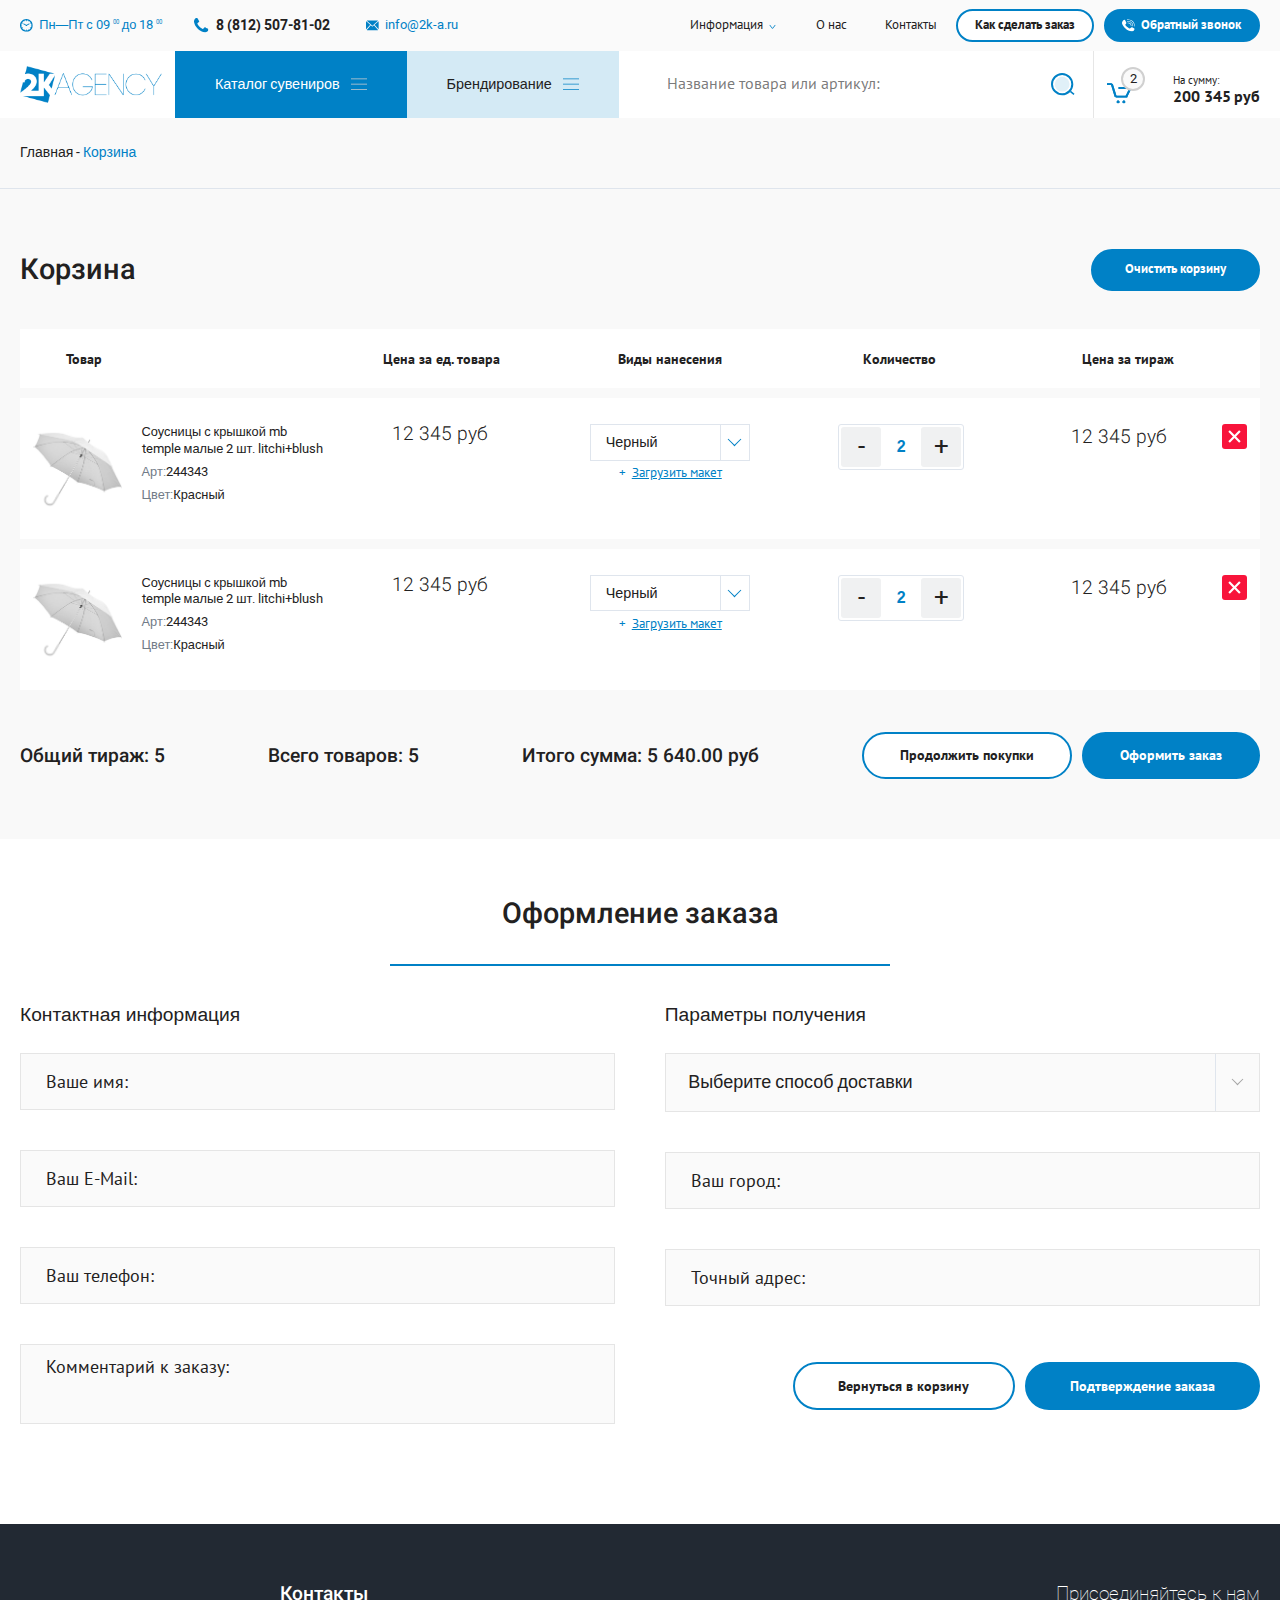
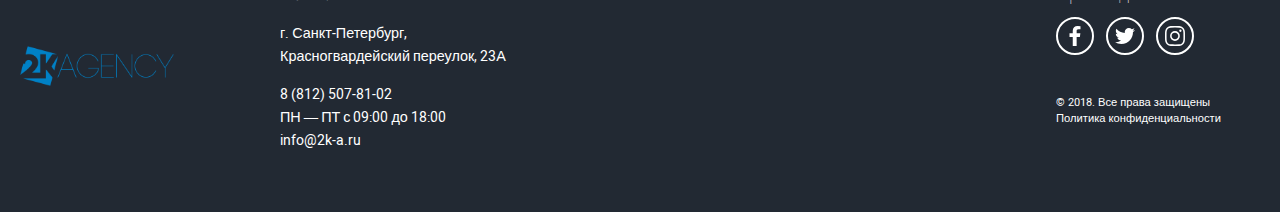
<file: cart.html>
<!DOCTYPE html>
<html lang="ru">
<head>
	<meta charset="UTF-8">
	<meta name="viewport" content="width=device-width, initial-scale=1.0">
	<link rel="stylesheet" href="css/style.css">
	<title>2k-Agency Cart</title>
</head>
<body>
	<div class="wrapper">
		<header class="header">
			<div class="header__top flex flex--center flex--between">
				<div class="header__top__mobile">
					<div class="menu-btn">
						<span></span>
						<span></span>
						<span></span>
					</div>
					<a href="#" class="logo">
						<img src="img/logo.png" alt="">
					</a>
				</div>
				<div class="header__top__contact flex flex--center">
					<div class="header__top__contact__item">
						<span class="ico">
							<svg>
								<use xlink:href="#svg-clock"></use>
							</svg>
						</span>
						<span class="text">
							Пн—Пт с 09 <sup>00</sup> до 18 <sup>00 </sup>
						</span>
					</div>

					<a href="tel:88125078102" class="header__top__contact__item header__top__contact__item--lg">
						<span class="ico">
							<svg>
								<use xlink:href="#svg-call"></use>
							</svg>
						</span>
						<span class="text">
							8 (812) 507-81-02
						</span>
					</a>

					<a href="mailto:info@2k-a.ru" class="header__top__contact__item">
						<span class="ico">
							<svg>
								<use xlink:href="#svg-envelope"></use>
							</svg>
						</span>
						<span class="text">
							info@2k-a.ru
						</span>
					</a>
				</div>

				<div class="header__top__right flex">
					<ul class="header__top__menu flex flex--center">
						<li class="dropdown-link">
							<a href="#">
								Информация
							</a>
							<ul class="header__top__submenu">
								<li><a href="#">О компании</a></li>
								<li><a href="#">Доставка</a></li>
								<li><a href="#">Оплата</a></li>
								<li><a href="#">Оптовикам</a></li>
							</ul>
						</li>
						<li>
							<a href="#">
								О нас
							</a>
						</li>
						<li>
							<a href="#">
								Контакты
							</a>
						</li>
					</ul>

					<div class="header__top__btns flex flex--center">
						<a href="#" class="btn hide-on-mobile btn--lt btn--border">
							Как сделать заказ
						</a>
						<a href="#" class="btn callback btn--flex btn--lt js-callback">
							<span class="ico">
								<svg>
									<use xlink:href="#svg-callback"></use>
								</svg>
							</span>
							<span class="text">Обратный звонок</span>
						</a>
					</div>
				</div>

			</div>

			<div class="header__main flex">
				<div class="menu-btn">
					<span></span>
					<span></span>
					<span></span>
				</div>
				<a href="#" class="logo">
					<img src="img/logo.png" alt="">
				</a>
				<div class="header__main__center flex">
					<ul class="header__main__menu flex">
						<li class="catalog-li">
							<a href="#">
								<span class="text">Каталог сувениров</span>
								<span class="ico">
									<svg>
										<use xlink:href="#svg-burger"></use>
									</svg>
								</span>
							</a>
							<ul class="submenu">
								<li><a href="#">Пишущие инструменты</a></li>
								<li><a href="#">Электроника</a></li>
								<li><a href="#">Сумки и рюкзаки</a></li>
								<li><a href="#">Блокноты и ежедневники</a></li>
								<li><a href="#">Посуда</a></li>
								<li><a href="#">Чехлы</a></li>
								<li><a href="#">Полиграфия</a></li>
								<li><a href="#">Текстиль</a></li>
								<li><a href="#">Награды</a></li>
								<li><a href="#">Зонты</a></li>
								<li><a href="#">Промо-сувениры</a></li>
								<li><a href="#">Таблички и наружная реклама</a></li>
								<li><a href="#">Пакеты</a></li>
								<li><a href="#">Бейджи, шильды, номерки</a></li>
								<li><a href="#">Таблички и наружная реклама</a></li>
							</ul>
						</li>
						<li>
							<a href="#">
								<span class="text">Брендирование</span>
								<span class="ico">
									<svg>
										<use xlink:href="#svg-burger"></use>
									</svg>
								</span>
							</a>
							<ul class="submenu">
								<li><a href="#">инструменты</a></li>
								<li><a href="#">Электроника</a></li>
								<li><a href="#">Сумки и рюкзаки</a></li>
								<li><a href="#">Блокноты и ежедневники</a></li>
								<li><a href="#">Посуда</a></li>
								<li><a href="#">Чехлы</a></li>
								<li><a href="#">Полиграфия</a></li>
								<li><a href="#">Текстиль</a></li>
								<li><a href="#">Награды</a></li>
								<li><a href="#">Зонты</a></li>
								<li><a href="#">Промо-сувениры</a></li>
							</ul>
						</li>
					</ul>

					<div class="header__main__search">
						<form action="#">
							<input type="search" class="search-input" placeholder="Название товара или артикул:">
							<button type="submit" class="search-btn">
								<img src="img/icons/search.svg" alt="">
							</button>
						</form>
					</div>
				</div>
				<a href='#' class="header-cart flex">
					<div class="header-cart__current">
						
						<span class="gods-count">2</span>
						<div class="ico">
							<svg>
								<use xlink:href="#svg-cart"></use>
							</svg>
						</div>
					</div>
					<div class="header-cart__total">
						<span class="header-cart__total__title">На сумму: </span>
						<div class="header-cart__total__summa">200 345</div>
					</div>
				</a>
			</div>

		</header>
		<main class="main">
			<section class="breadcrumbs-block grey-bg-light">
				<div class="container">
					<ul class="breadcrumbs flex flex--wrap">
						<li><a href="#">Главная</a></li>
						<li>Корзина</li>
					</ul>
				</div>
			</section>
			
			<section class="section grey-bg-light cart">
				<div class="container">
					<div class="title flex flex--center flex--between">
						<h2>
							Корзина
						</h2>
						<a href="#" class="btn btn--lg">Очистить корзину</a>
					</div>

					<div class="cart-block">
						<div class="cart__top flex">
							<div class="cart-name">
								Товар
							</div>
							<div class="cart-price">
								Цена за ед. товара 
							</div>
							<div class="cart-type">
								Виды нанесения
							</div>
							<div class="cart-count">
								Количество
							</div>
							<div class="cart-total">
								Цена за тираж
							</div>
						</div>
						<div class="cart-row flex flex--between">
							<div class="cart-name">
								<div class="cart-name__block flex">
									<img src="img/slides/slide-2.jpg" alt="" class="cart-name__img">
									<div class="cart-name__descr">
										<p>
											Соусницы с крышкой mb temple малые 2 шт. litchi+blush
										</p>
										<p>
											<span>Арт:</span>244343
										</p>
										<p>
											<span>Цвет:</span>Красный
										</p>
									</div>
								</div>
							</div>
							<div class="cart-price">
								12 345 руб
							</div>
							<div class="cart-type">
								<div class="select">
									<span class="placeholder"><span class="placeholder-text">Черный</span></span>
									<ul>
										<li data-value="date">Красный</li>
										<li data-value="add">Желтый</li>
										<li data-value="rait">Оранжевый</li>
										<li data-value="color">Голубой</li>
									</ul>
									<input type="hidden" name="changeme">
								</div>

								<div class="file">
									<input type="file" id="file-1">
									<label for="file-1">Загрузить макет</label>
								</div>
							</div>
							<div class="cart-count flex">
								<div class="count">
									<a href="#" class="minus">-</a>
									<input class="count__box" type="text" value="2">
									<a href="#" class="plus">+</a>
								</div>
							</div>
							<div class="cart-total flex flex--center">
								<div class="cart-total__summa">12 345 руб</div>
								<a href="#" class="delete">
									<span class="ico">
										<svg>
											<use xlink:href="#svg-close"></use>
										</svg>
									</span>
								</a>
							</div>
						</div>

						<div class="cart-row flex flex--between">
							<div class="cart-name">
								<div class="cart-name__block flex">
									<img src="img/slides/slide-2.jpg" alt="" class="cart-name__img">
									<div class="cart-name__descr">
										<p>
											Соусницы с крышкой mb temple малые 2 шт. litchi+blush
										</p>
										<p>
											<span>Арт:</span>244343
										</p>
										<p>
											<span>Цвет:</span>Красный
										</p>
									</div>
								</div>
							</div>
							<div class="cart-price">
								12 345 руб
							</div>
							<div class="cart-type">
								<div class="select">
									<span class="placeholder"><span class="placeholder-text">Черный</span></span>
									<ul>
										<li data-value="date">Красный</li>
										<li data-value="add">Желтый</li>
										<li data-value="rait">Оранжевый</li>
										<li data-value="color">Голубой</li>
									</ul>
									<input type="hidden" name="changeme">
								</div>

								<div class="file">
									<input type="file" id="file-2">
									<label for="file-2">Загрузить макет</label>
								</div>
							</div>
							<div class="cart-count flex">
								<div class="count">
									<a href="#" class="minus">-</a>
									<input class="count__box" type="text" value="2">
									<a href="#" class="plus">+</a>
								</div>
							</div>
							<div class="cart-total flex flex--center">
								<div class="cart-total__summa">12 345 руб</div>
								<a href="#" class="delete">
									<span class="ico">
										<svg>
											<use xlink:href="#svg-close"></use>
										</svg>
									</span>
								</a>
							</div>
						</div>
						<div class="cart-row-total flex flex--center flex--between">
							<div class="cart-row-total__item">
								Общий тираж: 5
							</div>
							<div class="cart-row-total__item">
								Всего товаров: 5
							</div>
							<div class="cart-row-total__item">
								Итого сумма: 5 640.00 руб 
							</div>
							<div class="cart-row-total__item flex flex--center">
								<a href="#" class="btn btn--border">Продолжить покупки</a>
								<a href="#checkout" class="btn">Оформить заказ</a>
							</div>
						</div>
					</div>
				</div>
			</section>

			<section class="checkout section" id="checkout">
				<div class="container">
					<div class="title text-center">
						<h2>
							Оформление заказа
						</h2>
					</div>
					<form action="#">
						<div class="checkout-form flex flex--between">
							<div class="checkout-form__left">
								<h4>Контактная информация</h4>
								<div class="input-wrapper">
									<input type="text" class="input" placeholder="Ваше имя:">
								</div>
								<div class="input-wrapper">
									<input type="text" class="input" placeholder="Ваш E-Mail:">
								</div>
								<div class="input-wrapper">
									<input type="text" class="input" placeholder="Ваш телефон:">
								</div>
								<div class="input-wrapper">
									<textarea class="input" placeholder="Комментарий к заказу:"></textarea>
								</div>
							</div>
							<div class="checkout-form__right">
								<h4>Параметры получения</h4>
								<div class="input-wrapper">
									<div class="select">
										<span class="placeholder"><span class="placeholder-text">Выберите способ доставки</span></span>
										<ul>
											<li data-value="date">Новая Почта</li>
											<li data-value="add">Почта России</li>
											<li data-value="rait">Велокурьер</li>
											<li data-value="color">Дроном</li>
										</ul>
										<input type="hidden" name="changeme"/>
									</div>
								</div>
								<div class="input-wrapper">
									<input type="text" class="input" placeholder="Ваш город:">
								</div>
								<div class="input-wrapper">
									<input type="text" class="input" placeholder="Точный адрес:">
								</div>
								<div class="checkout-btns flex flex--center">
									<a href="#" class="btn btn--border">Вернуться в корзину</a>
									<input type="submit" value="Подтверждение заказа" class="btn">
								</div>
							</div>
						</div>
					</form>
				</div>
			</section>

		</main>
		<footer class="footer section">

			<div class="container flex flex--center">
				<div class="footer__left">
					<a href="#" class="logo">
						<img src="img/logo.png" alt="">
					</a>
				</div>
				<div class="footer__right flex flex--between">
					<div class="footer__contact">
						<h4>Контакты</h4>
						<address class="address">
							г. Санкт-Петербург, <br>
							Красногвардейский переулок, 23А
						</address>
						<div class="footer__contact__item">
							<a href="tel:88125078102">8 (812) 507-81-02</a>
							<span class="work-time">ПН — ПТ с 09:00 до 18:00</span>
							<a href="mailto:info@2k-a.ru">info@2k-a.ru</a>
						</div>
					</div>
					<div class="footer__options">
						<h4>Присоединяйтесь к нам</h4>
						<ul class="social">
							<li>
								<a href="#">
									<span class="ico">
										<svg>
											<use xlink:href="#svg-fb"></use>
										</svg>
									</span>
								</a>
							</li>
							<li>
								<a href="#">
									<span class="ico">
										<svg>
											<use xlink:href="#svg-tw"></use>
										</svg>
									</span>
								</a>
							</li>
							<li>
								<a href="#">
									<span class="ico">
										<svg>
											<use xlink:href="#svg-inst"></use>
										</svg>
									</span>
								</a>
							</li>
						</ul>
						<p class="copyright">
							© 2018. Все права защищены <br>
							Политика конфиденциальности
						</p>
					</div>
				</div>
			</div>

			<!-- svg-sprite -->
			<div class="svg-sprite">
				<svg xmlns="http://www.w3.org/2000/svg" xmlns:xlink="http://www.w3.org/1999/xlink">

					<symbol viewBox="0 0 8 15" id="svg-left-angle"><g><g><path d="M7.65085,0.36786c0.45034,0.50163 0.45034,1.31512 0,1.81723l-4.74993,5.30414l4.74993,5.30454c0.45034,0.50211 0.45034,1.31559 0,1.81723c-0.44896,0.50163 -1.1774,0.50163 -1.62635,0l-5.12084,-5.71806c-0.21059,-0.0497 -0.41107,-0.16595 -0.57452,-0.34874c-0.25824,-0.28837 -0.36817,-0.67928 -0.32979,-1.05486c-0.03838,-0.37571 0.07155,-0.76678 0.32979,-1.05515c0.16349,-0.18267 0.36403,-0.29882 0.57468,-0.34845l5.12067,-5.71787c0.44896,-0.50163 1.1774,-0.50163 1.62635,0z" fill="currentColor" fill-opacity="1"></path></g></g></symbol>

					<symbol viewBox="0 0 8 15" id="svg-right-angle"><g><g><path d="M1.97431,0.36786l5.12012,5.71795c0.21062,0.04967 0.41114,0.1658 0.57455,0.34838c0.25784,0.28837 0.3676,0.67943 0.32928,1.05515c0.03832,0.37558 -0.07144,0.76649 -0.32928,1.05486c-0.16336,0.1827 -0.36382,0.29893 -0.57438,0.34867l-5.12028,5.71813c-0.44896,0.50163 -1.17809,0.50163 -1.62705,0c-0.44896,-0.50163 -0.44896,-1.31512 0,-1.81723l4.74993,-5.30454l-4.74993,-5.30414c-0.44896,-0.50211 -0.44896,-1.31559 0,-1.81723c0.44896,-0.50163 1.17809,-0.50163 1.62705,0z" fill="currentColor" fill-opacity="1"></path></g></g></symbol>

					<symbol viewBox="0 0 25 20" id="svg-tw"><g><g><path fill="currentColor"  d="M7.862 19.999c9.435 0 14.594-7.694 14.594-14.366 0-.218-.005-.435-.015-.65a10.324 10.324 0 0 0 2.56-2.617c-.92.404-1.909.674-2.947.796A5.079 5.079 0 0 0 24.311.37c-.992.578-2.09 1-3.258 1.225A5.16 5.16 0 0 0 17.31 0c-2.833 0-5.13 2.262-5.13 5.049 0 .396.045.781.134 1.15A14.638 14.638 0 0 1 1.739.924a4.98 4.98 0 0 0-.693 2.538c0 1.752.905 3.298 2.282 4.203a5.147 5.147 0 0 1-2.324-.632v.064c0 2.445 1.768 4.489 4.115 4.95a5.155 5.155 0 0 1-2.317.087c.653 2.007 2.547 3.466 4.792 3.506a10.392 10.392 0 0 1-6.37 2.163c-.413 0-.822-.025-1.224-.071A14.687 14.687 0 0 0 7.862 20"/></g></g></symbol>

					<symbol viewBox="0 0 20 20" id="svg-inst"><g><g><path fill="currentColor" d="M10.197 20l-.199-.001a69.584 69.584 0 0 1-4.425-.12c-1.291-.08-2.47-.526-3.41-1.29-.905-.741-1.524-1.739-1.838-2.97-.274-1.072-.289-2.124-.302-3.143C.013 11.747 0 10.88 0 10.003c0-.886.012-1.75.022-2.48.013-1.017.028-2.07.302-3.142.314-1.23.933-2.23 1.838-2.968C3.103.646 4.282.201 5.573.122A68.271 68.271 0 0 1 10.002 0a69.124 69.124 0 0 1 4.425.122c1.292.08 2.47.524 3.41 1.291.906.738 1.525 1.738 1.839 2.968.273 1.071.288 2.125.301 3.142.01.73.022 1.594.023 2.474v.006c-.001.878-.013 1.744-.023 2.473-.013 1.02-.028 2.07-.301 3.143-.314 1.231-.933 2.229-1.84 2.97-.939.764-2.118 1.21-3.41 1.29-1.348.08-2.733.12-4.229.12zm-.199-1.563a68.43 68.43 0 0 0 4.335-.118c.976-.06 1.823-.377 2.517-.942.64-.523 1.082-1.246 1.312-2.146.228-.891.24-1.85.254-2.775.008-.725.019-1.585.021-2.456-.002-.871-.013-1.73-.021-2.454-.014-.927-.026-1.887-.254-2.779-.23-.9-.671-1.62-1.312-2.145-.694-.564-1.541-.88-2.517-.94a68.838 68.838 0 0 0-4.331-.12 68.873 68.873 0 0 0-4.334.12c-.977.06-1.824.376-2.517.94-.641.524-1.083 1.245-1.313 2.145-.227.892-.24 1.85-.254 2.779-.01.725-.02 1.584-.021 2.457.001.867.012 1.728.021 2.453.014.926.027 1.884.254 2.775.23.9.672 1.623 1.313 2.146.693.565 1.54.881 2.517.94 1.376.084 2.792.125 4.33.12zm-.038-3.553A4.89 4.89 0 0 1 5.078 10 4.888 4.888 0 0 1 9.96 5.118 4.887 4.887 0 0 1 14.843 10a4.889 4.889 0 0 1-4.883 4.884zm0-8.204A3.323 3.323 0 0 0 6.64 10c0 1.83 1.49 3.32 3.32 3.32 1.831 0 3.321-1.49 3.321-3.32 0-1.83-1.49-3.32-3.32-3.32zm6.603-1.954a1.173 1.173 0 1 1-2.345 0 1.173 1.173 0 0 1 2.345 0z"/></g></g></symbol>

					<symbol viewBox="0 0 11 20" id="svg-fb"><g><g><path fill="currentColor" d="M7.139 20v-9.122h3.242l.487-3.556h-3.73v-2.27c0-1.03.302-1.73 1.868-1.73l1.992-.002V.14A28.7 28.7 0 0 0 8.094 0C5.22 0 3.251 1.657 3.251 4.7v2.622H0v3.556h3.25V20z"/></g></g></symbol>

					<symbol viewBox="0 0 19 19" id="svg-clock"><g><g><path d="M18.9982,9.49849c0,5.23853 -4.26131,9.50003 -9.49941,9.50003c-5.23879,0 -9.5001,-4.26197 -9.5001,-9.50003c0,-5.23853 4.26131,-9.50003 9.5001,-9.50003c5.23809,0 9.49941,4.26149 9.49941,9.50003zM15.72751,13.67176l-0.85987,-0.49591c-0.23866,-0.13828 -0.32098,-0.44394 -0.18263,-0.68283c0.13766,-0.23937 0.44412,-0.32139 0.68278,-0.18311l0.85987,0.49686c0.46003,-0.93031 0.73189,-1.96886 0.76648,-3.06654l-0.81629,0.00238h-0.00138c-0.04566,0 -0.09062,-0.01192 -0.13074,-0.03481c-0.08232,-0.04673 -0.13282,-0.13447 -0.13351,-0.22888c-0.00069,-0.07057 0.02698,-0.13733 0.07679,-0.1874c0.04981,-0.05007 0.11622,-0.07772 0.18747,-0.0782l0.81629,-0.00238c-0.04151,-1.08051 -0.31199,-2.10285 -0.7651,-3.02029l-0.85987,0.49686c-0.07886,0.0453 -0.16464,0.06676 -0.24973,0.06676c-0.17225,0 -0.34035,-0.08965 -0.43305,-0.24986c-0.13835,-0.23937 -0.05673,-0.54502 0.18263,-0.68283l0.85987,-0.49639c-0.59354,-0.88263 -1.36902,-1.63221 -2.27316,-2.19536l-0.40469,0.70667c-0.04704,0.08202 -0.13559,0.13304 -0.23036,0.13304c-0.04635,0 -0.09062,-0.01192 -0.13074,-0.03529c-0.12659,-0.07248 -0.17087,-0.2346 -0.09823,-0.36097l0.40607,-0.70763c-0.90622,-0.4797 -1.92105,-0.77868 -2.99745,-0.8502v0.99468c0,0.27609 -0.22483,0.5002 -0.50015,0.5002c-0.27671,0 -0.50015,-0.22411 -0.50015,-0.5002v-0.99468c-1.093,0.07248 -2.12235,0.37956 -3.03757,0.87166l0.40953,0.70524c0.03528,0.06104 0.04566,0.13208 0.02698,0.20075c-0.01799,0.06819 -0.06157,0.12541 -0.12314,0.16117c-0.08094,0.04721 -0.18401,0.04673 -0.26495,0.00048c-0.04012,-0.02337 -0.07333,-0.05579 -0.09685,-0.09632l-0.40953,-0.70429c-0.88616,0.56028 -1.64849,1.30129 -2.23304,2.17104l0.85918,0.49639c0.23935,0.13781 0.32098,0.44346 0.18263,0.68283c-0.09201,0.16022 -0.26011,0.24986 -0.43305,0.24986c-0.0844,0 -0.17087,-0.02146 -0.24973,-0.06676l-0.86056,-0.49686c-0.45864,0.93031 -0.73051,1.96886 -0.76579,3.06606l0.81698,-0.00238c0.14596,0 0.26495,0.11826 0.26495,0.26369c0,0.07105 -0.02629,0.13733 -0.07679,0.1874c-0.04981,0.05007 -0.11622,0.0782 -0.18678,0.0782l-0.81698,0.00238c0.04081,1.08051 0.31199,2.10333 0.76441,3.02076l0.86056,-0.49686c0.24004,-0.13828 0.54512,-0.05627 0.68278,0.18263c0.13835,0.23937 0.05673,0.54502 -0.18263,0.68331l-0.85918,0.49591c0.59285,0.88263 1.36902,1.63221 2.27178,2.19536l0.40538,-0.70667c0.04704,-0.08202 0.13559,-0.13304 0.23036,-0.13304c0.04635,0 0.09062,0.01192 0.13144,0.03529c0.06157,0.03529 0.10515,0.09203 0.12383,0.16022c0.01799,0.06819 0.00899,0.13971 -0.02629,0.20075l-0.40538,0.70763c0.90553,0.4797 1.92105,0.77915 2.99745,0.8502v-0.99468c0,-0.27609 0.22344,-0.49973 0.50015,-0.49973c0.27533,0 0.50015,0.22364 0.50015,0.49973v0.99468c1.09231,-0.07248 2.12166,-0.37956 3.03757,-0.87166l-0.41022,-0.70477c-0.03528,-0.06151 -0.04497,-0.13256 -0.02698,-0.20075c0.01868,-0.06866 0.06157,-0.12589 0.12314,-0.16117c0.04151,-0.02384 0.08578,-0.03624 0.13213,-0.03624c0.09477,0 0.18263,0.05054 0.22967,0.13208l0.40953,0.70429c0.88685,-0.56076 1.64918,-1.30177 2.23373,-2.17152zM14.04789,7.03181c0.1681,0.30327 0.0588,0.68521 -0.24489,0.85354l-3.27208,1.8158c-0.09477,0.48399 -0.52021,0.84972 -1.03212,0.84972c-0.5126,0 -0.93873,-0.36573 -1.03212,-0.84972l-3.27277,-1.8158c-0.30369,-0.16832 -0.41299,-0.55027 -0.24489,-0.85354c0.16879,-0.30327 0.55065,-0.41294 0.85434,-0.24462l3.20705,1.77956c0.14596,-0.07677 0.31199,-0.12064 0.48839,-0.12064c0.17571,0 0.34243,0.04387 0.48839,0.12064l3.20636,-1.77956c0.30369,-0.16832 0.68624,-0.05865 0.85434,0.24462z" fill="currentColor" fill-opacity="1"></path></g></g></symbol>

					<symbol viewBox="0 0 14 14" id="svg-call"><g><g><path d="M13.96952,10.84621c-0.03943,-0.11921 -0.29124,-0.29469 -0.75541,-0.52643c-0.1259,-0.07343 -0.30507,-0.17214 -0.53681,-0.2985c-0.23244,-0.12636 -0.44343,-0.24223 -0.63228,-0.34857c-0.18885,-0.10586 -0.36595,-0.20885 -0.53128,-0.30756c-0.02767,-0.02003 -0.10999,-0.0782 -0.24904,-0.17452c-0.13974,-0.09584 -0.25665,-0.16737 -0.3535,-0.2141c-0.09477,-0.04625 -0.19024,-0.06962 -0.28363,-0.06962c-0.13213,0 -0.29746,0.09489 -0.49738,0.28372c-0.19854,0.1893 -0.38047,0.39482 -0.54581,0.61703c-0.16603,0.22173 -0.34104,0.42725 -0.52713,0.61607c-0.18609,0.18978 -0.33897,0.28372 -0.45795,0.28372c-0.06018,0 -0.13351,-0.01669 -0.22344,-0.04911c-0.08924,-0.03338 -0.15703,-0.06247 -0.20338,-0.08488c-0.04704,-0.02337 -0.1259,-0.06962 -0.23935,-0.13971c-0.11276,-0.06914 -0.1764,-0.10729 -0.18885,-0.11396c-0.9083,-0.50402 -1.68723,-1.08099 -2.3368,-1.73044c-0.65027,-0.65041 -1.22651,-1.42908 -1.73081,-2.33698c-0.00692,-0.01335 -0.04497,-0.07677 -0.11414,-0.18978c-0.06918,-0.11206 -0.11622,-0.19169 -0.13974,-0.23842c-0.02352,-0.04673 -0.05119,-0.11492 -0.0844,-0.20409c-0.03251,-0.08965 -0.04912,-0.16356 -0.04912,-0.22364c0,-0.11873 0.09408,-0.2718 0.28293,-0.45729c0.18885,-0.18549 0.395,-0.36144 0.61637,-0.52738c0.22275,-0.16546 0.42751,-0.34809 0.61637,-0.54693c0.18955,-0.19884 0.28432,-0.3643 0.28432,-0.49734c0,-0.09203 -0.02421,-0.18692 -0.07056,-0.28276c-0.04635,-0.09632 -0.11691,-0.21362 -0.21376,-0.35334c-0.09616,-0.13971 -0.15427,-0.22221 -0.17363,-0.24891c-0.09892,-0.16546 -0.202,-0.34237 -0.30784,-0.53167c-0.10653,-0.1893 -0.22275,-0.39959 -0.34865,-0.63181c-0.1259,-0.23174 -0.22552,-0.41056 -0.29815,-0.53692c-0.23244,-0.46396 -0.40815,-0.71621 -0.52713,-0.75579c-0.04635,-0.02003 -0.11622,-0.03004 -0.20891,-0.03004c-0.17917,0 -0.41299,0.03338 -0.70146,0.09966c-0.28847,0.0658 -0.51537,0.1359 -0.6807,0.20885c-0.33205,0.13971 -0.68278,0.54359 -1.05495,1.21307c-0.33758,0.62323 -0.50638,1.24025 -0.50638,1.84965c0,0.17881 0.01176,0.35334 0.0339,0.52214c0.02352,0.16975 0.06503,0.36001 0.12521,0.5722c0.06018,0.21219 0.10722,0.36955 0.14389,0.47255c0.03597,0.103 0.10377,0.28658 0.20338,0.55122c0.10031,0.26608 0.1598,0.4282 0.17917,0.48733c0.23174,0.65041 0.50776,1.23072 0.82667,1.74141c0.52298,0.84829 1.23758,1.72567 2.14311,2.63023c0.90345,0.90504 1.78062,1.61934 2.62942,2.14338c0.51053,0.31757 1.09023,0.59366 1.74119,0.82493c0.0588,0.02003 0.22206,0.07963 0.48701,0.17977c0.26426,0.09966 0.44827,0.16689 0.55203,0.20361c0.10307,0.03672 0.25941,0.08488 0.47179,0.144c0.21307,0.06008 0.40261,0.10157 0.5721,0.12493c0.16948,0.02289 0.34381,0.03481 0.52229,0.03481c0.60945,0 1.2272,-0.16975 1.8498,-0.50735c0.66894,-0.37098 1.07432,-0.72289 1.21337,-1.05429c0.07264,-0.16546 0.1425,-0.39291 0.20822,-0.6814c0.0671,-0.28849 0.09962,-0.52214 0.09962,-0.70095c0,-0.09298 -0.01038,-0.16308 -0.02975,-0.20981z" fill="currentColor" fill-opacity="1"></path></g></g></symbol>

					<symbol viewBox="0 0 16 12" id="svg-envelope"><g><g><path d="M15.99917,9.99976c0,0.35048 -0.09823,0.67568 -0.25665,0.96178l-5.05201,-5.65243l4.99736,-4.37212c0.19439,0.30851 0.3113,0.67091 0.3113,1.06239zM1.04653,0.25177c0.28432,-0.1564 0.60599,-0.25225 0.95257,-0.25225h12.00016c0.34658,0 0.66825,0.09584 0.95326,0.25225l-6.953,6.08397zM15.05421,11.69205c-0.30645,0.19217 -0.66618,0.30756 -1.05495,0.30756h-12.00016c-0.38808,0 -0.7478,-0.11539 -1.05426,-0.30756l5.11565,-5.72491l1.60975,1.40953c0.09408,0.08202 0.21168,0.12302 0.32928,0.12302c0.1176,0 0.23451,-0.04101 0.32928,-0.12302l1.60906,-1.40953zM5.30784,5.30816l-5.05132,5.65338c-0.15911,-0.2861 -0.25734,-0.61131 -0.25734,-0.96178v-8.00037c0,-0.39148 0.1176,-0.75388 0.31199,-1.06239z" fill="currentColor" fill-opacity="1"></path></g></g></symbol>

					<symbol viewBox="0 0 15 14" id="svg-callback"><g><g><path d="M10.3558,7.19507c-0.01453,-0.76723 -0.33551,-1.45054 -0.86126,-1.95265c-0.52575,-0.51594 -1.27009,-0.82254 -2.07324,-0.82254c-0.07333,0 -0.14596,0.01383 -0.21929,0.01383c-0.01453,0 -0.02905,0 -0.04358,0c-0.08785,0 -0.16049,0.01383 -0.24835,0.02813c-0.17502,0.04148 -0.36526,-0.08392 -0.39431,-0.26512c-0.04358,-0.16737 0.08785,-0.34857 0.2774,-0.3767c0.10238,-0.01383 0.20476,-0.02766 0.30645,-0.04148c0.11691,-0.01431 0.21929,-0.01431 0.32167,-0.01431c0.30645,0 0.62744,0.04196 0.91936,0.11158c0.62813,0.16737 1.18293,0.47445 1.63535,0.90647c0.36526,0.36287 0.67171,0.79489 0.84742,1.28317c0.13144,0.3767 0.20407,0.76675 0.20407,1.17111c0,0.04196 0,0.08392 0,0.15354c-0.01453,0.06962 -0.01453,0.11158 -0.01453,0.15354c-0.01453,0.1812 -0.18955,0.32091 -0.37978,0.30661c-0.18955,-0.01383 -0.33551,-0.1812 -0.32098,-0.3624c0.01453,-0.05579 0.01453,-0.09775 0.04358,-0.13971c0,-0.02766 0,-0.09727 0,-0.15306zM12.32735,7.36244c0,-0.04196 0,-0.09775 0,-0.13971c0,-0.61369 -0.13144,-1.19925 -0.35073,-1.72901c-0.24835,-0.58556 -0.62813,-1.12963 -1.09507,-1.57595c-0.56933,-0.54359 -1.27009,-0.94843 -2.05871,-1.17111c-0.45242,-0.12589 -0.92006,-0.1955 -1.41606,-0.1955c-0.13144,0 -0.2774,0 -0.42406,0.01383c-0.04358,0 -0.08716,0.01431 -0.13144,0.01431c-0.10169,0.01383 -0.18955,0.02766 -0.29193,0.04148c-0.17502,0.04196 -0.36456,-0.08345 -0.39431,-0.26464c-0.04358,-0.16737 0.08785,-0.34857 0.2774,-0.3767c0.16118,-0.02766 0.32167,-0.04196 0.48216,-0.05579c0.16049,-0.01383 0.32098,-0.01383 0.48216,-0.01383c0.14596,0 0.30645,0 0.45242,0.01383c1.35795,0.09775 2.58446,0.66948 3.50451,1.54781c0.80245,0.76723 1.37247,1.77097 1.56202,2.88677c0.04358,0.29278 0.07333,0.58556 0.07333,0.89264c0,0.15306 0,0.30661 -0.01522,0.46015c-0.01453,0.1812 -0.18955,0.32043 -0.37909,0.30661c-0.19024,-0.01383 -0.3362,-0.1812 -0.32167,-0.3624c0,-0.09775 0.01453,-0.1812 0.04427,-0.29278zM14.99897,7.25086c0,0.19503 -0.01453,0.40436 -0.02905,0.61369c-0.01453,0.1812 -0.18955,0.32043 -0.37978,0.30661c-0.18955,-0.01383 -0.33551,-0.1812 -0.32098,-0.3624c0,-0.09775 0.01453,-0.18167 0.01453,-0.26512c0,-0.09775 0,-0.20933 0,-0.30708c0,-1.82676 -0.77409,-3.47233 -2.01513,-4.65727c-1.25557,-1.18542 -2.97877,-1.92451 -4.87699,-1.92451c-0.20407,0 -0.39362,0.01383 -0.59838,0.02766c-0.10238,0 -0.20407,0.01383 -0.30645,0.02813c-0.10238,0.01383 -0.19024,0.02766 -0.29193,0.04148c-0.17571,0.04196 -0.36526,-0.08345 -0.39431,-0.26464c-0.04427,-0.16737 0.08716,-0.34857 0.2774,-0.3767c0.2186,-0.04196 0.43789,-0.06962 0.65718,-0.08345c0.2186,-0.01431 0.43789,-0.02813 0.65649,-0.02813c2.10299,0 4.00121,0.80872 5.38821,2.13385c1.37247,1.31083 2.2192,3.12376 2.2192,5.11789zM13.11528,13.53987c-4.46746,2.32887 -12.48371,-4.72736 -13.12636,-9.09233c-0.24835,-1.77097 2.774,-5.56374 3.85455,-3.19338l1.15387,2.46859c0.54027,1.38044 -1.12413,1.74284 -1.09507,2.46811c0.01453,0.47398 1.27009,1.93834 1.56202,2.24543c0.6136,0.64135 2.4973,2.04992 3.50451,2.28691c0.48216,0.11158 0.891,-0.47445 1.1096,-0.69714c0.90553,-0.92077 0.93458,-1.21355 1.79584,-0.76723l2.58446,1.32465c0.99338,0.57173 -0.35004,2.42662 -1.34342,2.95639z" fill="currentColor" fill-opacity="1"></path></g></g></symbol>

					<symbol viewBox="0 0 33 26" id="svg-cart"><g><g><path d="M21.7668,22.29334c1.03074,0 1.8664,0.8297 1.8664,1.85299c0,1.02329 -0.83566,1.85299 -1.8664,1.85299c-1.03005,0 -1.86571,-0.8297 -1.86571,-1.85299c0,-1.02329 0.83566,-1.85299 1.86571,-1.85299z" fill="currentColor" fill-opacity="1"></path></g><g><path d="M14.30397,22.29334c1.03074,0 1.86571,0.8297 1.86571,1.85299c0,1.02329 -0.83497,1.85299 -1.86571,1.85299c-1.03074,0 -1.86571,-0.8297 -1.86571,-1.85299c0,-1.02329 0.83497,-1.85299 1.86571,-1.85299z" fill="currentColor" fill-opacity="1"></path></g><g><path d="M29.85292,4.99941v0v2.47049v0h-14.92705v0v-2.47049v0z" fill="currentColor" fill-opacity="1"></path></g><g><path d="M25.98938,17.90453v0l-2.22474,-1.10483v0l6.21903,-12.35294v0l2.22543,1.10483v0z" fill="currentColor" fill-opacity="1"></path></g><g><path d="M11.19377,18.58736v0v-2.47049v0h14.92705v0v2.47049v0z" fill="currentColor" fill-opacity="1"></path></g><g><path d="M5.03008,1.65678v0l2.37693,-0.7267v0l4.9766,16.05892v0l-2.37831,0.7267v0z" fill="currentColor" fill-opacity="1"></path></g><g><path d="M-0.00048,2.52892v0v-2.47097v0h6.21903v0v2.47097v0z" fill="currentColor" fill-opacity="1"></path></g><g><g><path d="M-0.00048,2.52892v0v-2.47097v0h6.21903v0v2.47097v0z" fill="currentColor" fill-opacity="1"></path></g><g><path d="M5.03008,1.65678v0l2.37693,-0.7267v0l4.9766,16.05892v0l-2.37831,0.7267v0z" fill="currentColor" fill-opacity="1"></path></g><g><path d="M11.19377,18.58736v0v-2.47049v0h14.92705v0v2.47049v0z" fill="currentColor" fill-opacity="1"></path></g><g><path d="M25.98938,17.90453v0l-2.22474,-1.10483v0l6.21903,-12.35294v0l2.22543,1.10483v0z" fill="currentColor" fill-opacity="1"></path></g><g><path d="M29.85292,4.99941v0v2.47049v0h-14.92705v0v-2.47049v0z" fill="currentColor" fill-opacity="1"></path></g><g><path d="M14.30397,22.29334c1.03074,0 1.86571,0.8297 1.86571,1.85299c0,1.02329 -0.83497,1.85299 -1.86571,1.85299c-1.03074,0 -1.86571,-0.8297 -1.86571,-1.85299c0,-1.02329 0.83497,-1.85299 1.86571,-1.85299z" fill="currentColor" fill-opacity="1"></path></g><g><path d="M21.7668,22.29334c1.03074,0 1.8664,0.8297 1.8664,1.85299c0,1.02329 -0.83566,1.85299 -1.8664,1.85299c-1.03005,0 -1.86571,-0.8297 -1.86571,-1.85299c0,-1.02329 0.83566,-1.85299 1.86571,-1.85299z" fill="currentColor" fill-opacity="1"></path></g></g></g></symbol>

					<symbol viewBox="0 0 24 23" id="svg-search"><defs><clipPath id="ClipPath3886"><path d="M11.1477,-0.00082c6.15677,0 11.14859,4.99153 11.14859,11.14845c0,6.1574 -4.99182,11.14845 -11.14859,11.14845c-6.15746,0 -11.14859,-4.99105 -11.14859,-11.14845c0,-6.15692 4.99113,-11.14845 11.14859,-11.14845z" fill="#ffffff"></path></clipPath><clipPath id="ClipPath3895"><path d="M11.1477,-0.00082c6.15677,0 11.14859,4.99153 11.14859,11.14845c0,6.1574 -4.99182,11.14845 -11.14859,11.14845c-6.15746,0 -11.14859,-4.99105 -11.14859,-11.14845c0,-6.15692 4.99113,-11.14845 11.14859,-11.14845z" fill="#ffffff"></path></clipPath></defs><g><g opacity="0.12"><path d="M11.1477,3.71565c4.10497,0 7.43239,3.32737 7.43239,7.43198c0,4.10461 -3.32742,7.43246 -7.43239,7.43246c-4.10497,0 -7.43239,-3.32785 -7.43239,-7.43246c0,-4.10461 3.32742,-7.43198 7.43239,-7.43198z" fill="currentColor" fill-opacity="1"></path></g><g><path d="M18.85887,18.90339v0l0.92836,-1.16062v0l3.71689,2.97308v0l-0.92974,1.16062v0z" fill="currentColor" fill-opacity="1"></path></g><g><path d="M11.1477,-0.00082c6.15677,0 11.14859,4.99153 11.14859,11.14845c0,6.1574 -4.99182,11.14845 -11.14859,11.14845c-6.15746,0 -11.14859,-4.99105 -11.14859,-11.14845c0,-6.15692 4.99113,-11.14845 11.14859,-11.14845z" fill-opacity="0" fill="#ffffff" stroke-dashoffset="0" stroke-dasharray="" stroke-linejoin="miter" stroke-linecap="butt" stroke-opacity="1" stroke="currentColor" stroke-miterlimit="50" stroke-width="4" clip-path="url(&quot;#ClipPath3886&quot;)"></path></g><g><g><path d="M11.1477,-0.00082c6.15677,0 11.14859,4.99153 11.14859,11.14845c0,6.1574 -4.99182,11.14845 -11.14859,11.14845c-6.15746,0 -11.14859,-4.99105 -11.14859,-11.14845c0,-6.15692 4.99113,-11.14845 11.14859,-11.14845z" fill-opacity="0" fill="#ffffff" stroke-dashoffset="0" stroke-dasharray="" stroke-linejoin="miter" stroke-linecap="butt" stroke-opacity="1" stroke="currentColor" stroke-miterlimit="50" stroke-width="4" clip-path="url(&quot;#ClipPath3895&quot;)"></path></g><g><path d="M18.85887,18.90339v0l0.92836,-1.16062v0l3.71689,2.97308v0l-0.92974,1.16062v0z" fill="currentColor" fill-opacity="1"></path></g><g opacity="0.12"><path d="M11.1477,3.71565c4.10497,0 7.43239,3.32737 7.43239,7.43198c0,4.10461 -3.32742,7.43246 -7.43239,7.43246c-4.10497,0 -7.43239,-3.32785 -7.43239,-7.43246c0,-4.10461 3.32742,-7.43198 7.43239,-7.43198z" fill="currentColor" fill-opacity="1"></path></g></g></g></symbol>

					<symbol viewBox="0 0 7 18" id="svg-arrow-down"><g><g><path d="M2.99884,-0.00048h1.0003v15.29257l1.64642,-1.64644l0.70699,0.70715l-2.14649,2.14653l0.14658,0.14658l-0.70699,0.70715l-0.14666,-0.14666l-0.14666,0.14666l-0.70699,-0.70715l0.14658,-0.14658l-2.14649,-2.14653l0.70699,-0.70715l1.64642,1.64644z" fill="currentColor" fill-opacity="1"></path></g></g></symbol>

					<symbol viewBox="0 0 7 18" id="svg-arrow-top"><g><g><path d="M3.64602,0.64585l0.70699,0.70715l-0.14687,0.14685l2.14609,2.14578l-0.70699,0.70715l-1.64642,-1.64656v15.29316h-0.99961v-15.29278l-1.64642,1.64618l-0.70699,-0.70715l2.14642,-2.14611l-0.14651,-0.14652l0.7063,-0.70715l0.147,0.14698z" fill="currentColor" fill-opacity="1"></path></g></g></symbol>

					<symbol viewBox="0 0 21 15" id="svg-burger"><g><g><path d="M-0.00108,14.99923v0v-0.99993v0h21.00011v0v0.99993v0z" fill="currentColor" fill-opacity="1"></path></g><g><path d="M-0.00108,7.99926v0v-0.99993v0h21.00011v0v0.99993v0z" fill="currentColor" fill-opacity="1"></path></g><g><path d="M-0.00108,0.99929v0v-0.99993v0h21.00011v0v0.99993v0z" fill="currentColor" fill-opacity="1"></path></g></g></symbol>

					<symbol viewBox="0 0 12 12" id="svg-close"><g><g><path d="M0.29281,1.70679l1.41426,-1.41418l4.29288,4.29293l4.29293,-4.29293l1.41415,1.41418l-4.2929,4.29295l4.2929,4.29295l-1.41415,1.41418l-4.29293,-4.29293l-4.29288,4.29293l-1.41426,-1.41418l4.29295,-4.29295z" fill="currentColor" fill-opacity="1"></path></g></g></symbol>
				</svg>
			</div>
			<!-- end svg-sprite -->	
		</footer>
		<!-- Меню для мобильного -->
		<div class="mobile-menu">
			<div class="menu-close">
				<svg>
					<use xlink:href="#svg-close"></use>
				</svg>
			</div>
			<ul class="header__main__menu flex">
				<li class="catalog-li">
					<a href="#">
						<span class="text">Каталог сувениров</span>
						<span class="ico">
							<svg>
								<use xlink:href="#svg-burger"></use>
							</svg>
						</span>
					</a>
					<ul class="submenu">
						<li><a href="#">Пишущие инструменты</a></li>
						<li><a href="#">Электроника</a></li>
						<li><a href="#">Сумки и рюкзаки</a></li>
						<li><a href="#">Блокноты и ежедневники</a></li>
						<li><a href="#">Посуда</a></li>
						<li><a href="#">Чехлы</a></li>
						<li><a href="#">Полиграфия</a></li>
						<li><a href="#">Текстиль</a></li>
						<li><a href="#">Награды</a></li>
						<li><a href="#">Зонты</a></li>
						<li><a href="#">Промо-сувениры</a></li>
						<li><a href="#">Таблички и наружная реклама</a></li>
						<li><a href="#">Пакеты</a></li>
						<li><a href="#">Бейджи, шильды, номерки</a></li>
						<li><a href="#">Таблички и наружная реклама</a></li>
					</ul>
				</li>
				<li>
					<a href="#">
						<span class="text">Брендирование</span>
						<span class="ico">
							<svg>
								<use xlink:href="#svg-burger"></use>
							</svg>
						</span>
					</a>
					<ul class="submenu">
						<li><a href="#">инструменты</a></li>
						<li><a href="#">Электроника</a></li>
						<li><a href="#">Сумки и рюкзаки</a></li>
						<li><a href="#">Блокноты и ежедневники</a></li>
						<li><a href="#">Посуда</a></li>
						<li><a href="#">Чехлы</a></li>
						<li><a href="#">Полиграфия</a></li>
						<li><a href="#">Текстиль</a></li>
						<li><a href="#">Награды</a></li>
						<li><a href="#">Зонты</a></li>
						<li><a href="#">Промо-сувениры</a></li>
					</ul>
				</li>
			</ul>

			<ul class="header__top__menu">
				<li class="dropdown-link">
					<a href="#">
						Информация
					</a>
					<ul class="header__top__submenu">
						<li><a href="#">О компании</a></li>
						<li><a href="#">Доставка</a></li>
						<li><a href="#">Оплата</a></li>
						<li><a href="#">Оптовикам</a></li>
					</ul>
				</li>
				<li>
					<a href="#">
						О нас
					</a>
				</li>
				<li>
					<a href="#">
						Контакты
					</a>
				</li>
			</ul>

			<div class="header__top__contact">
				<div class="header__top__contact__item">
					<span class="ico">
						<svg>
							<use xlink:href="#svg-clock"></use>
						</svg>
					</span>
					<span class="text">
						Пн—Пт с 09 00 до 18 00 
					</span>
				</div>

				<a href="tel:88125078102" class="header__top__contact__item header__top__contact__item--lg">
					<span class="ico">
						<svg>
							<use xlink:href="#svg-call"></use>
						</svg>
					</span>
					<span class="text">
						8 (812) 507-81-02
					</span>
				</a>

				<a href="mailto:info@2k-a.ru" class="header__top__contact__item">
					<span class="ico">
						<svg>
							<use xlink:href="#svg-envelope"></use>
						</svg>
					</span>
					<span class="text">
						info@2k-a.ru
					</span>
				</a>
			</div>

			<a href="#" class="btn btn--lt btn--border">
				Как сделать заказ
			</a>
		</div>
		<div class="popup callback-popup">
			<a href="#" class="popup__close">
				<svg>
					<use xlink:href="#svg-close"></use>
				</svg>
			</a>
			<div class="callback-popup__title">
				Перезвоните мне
			</div>
			<div class="callback-popup__content">
				<form action="#">
					<input type="text" class="popup__input" placeholder="Ваше имя:">
					<input type="text" class="popup__input" placeholder="Телефон:">

					<input type="submit" class="popup__submit" value="Перезвоните мне">
				</form>
				<div class="agree">
					Нажимая на кнопку, я даю согласие на обработку 
					<a href="#">персональных данных</a>
				</div>
			</div>
		</div>
		<div id="overlay"></div>
	</div><!-- end wrapper -->

<script src="https://code.jquery.com/jquery-3.3.1.min.js"></script>
<script src="js/slick.min.js"></script>
<script src="js/common.js"></script>
</body>
</html>
</file>
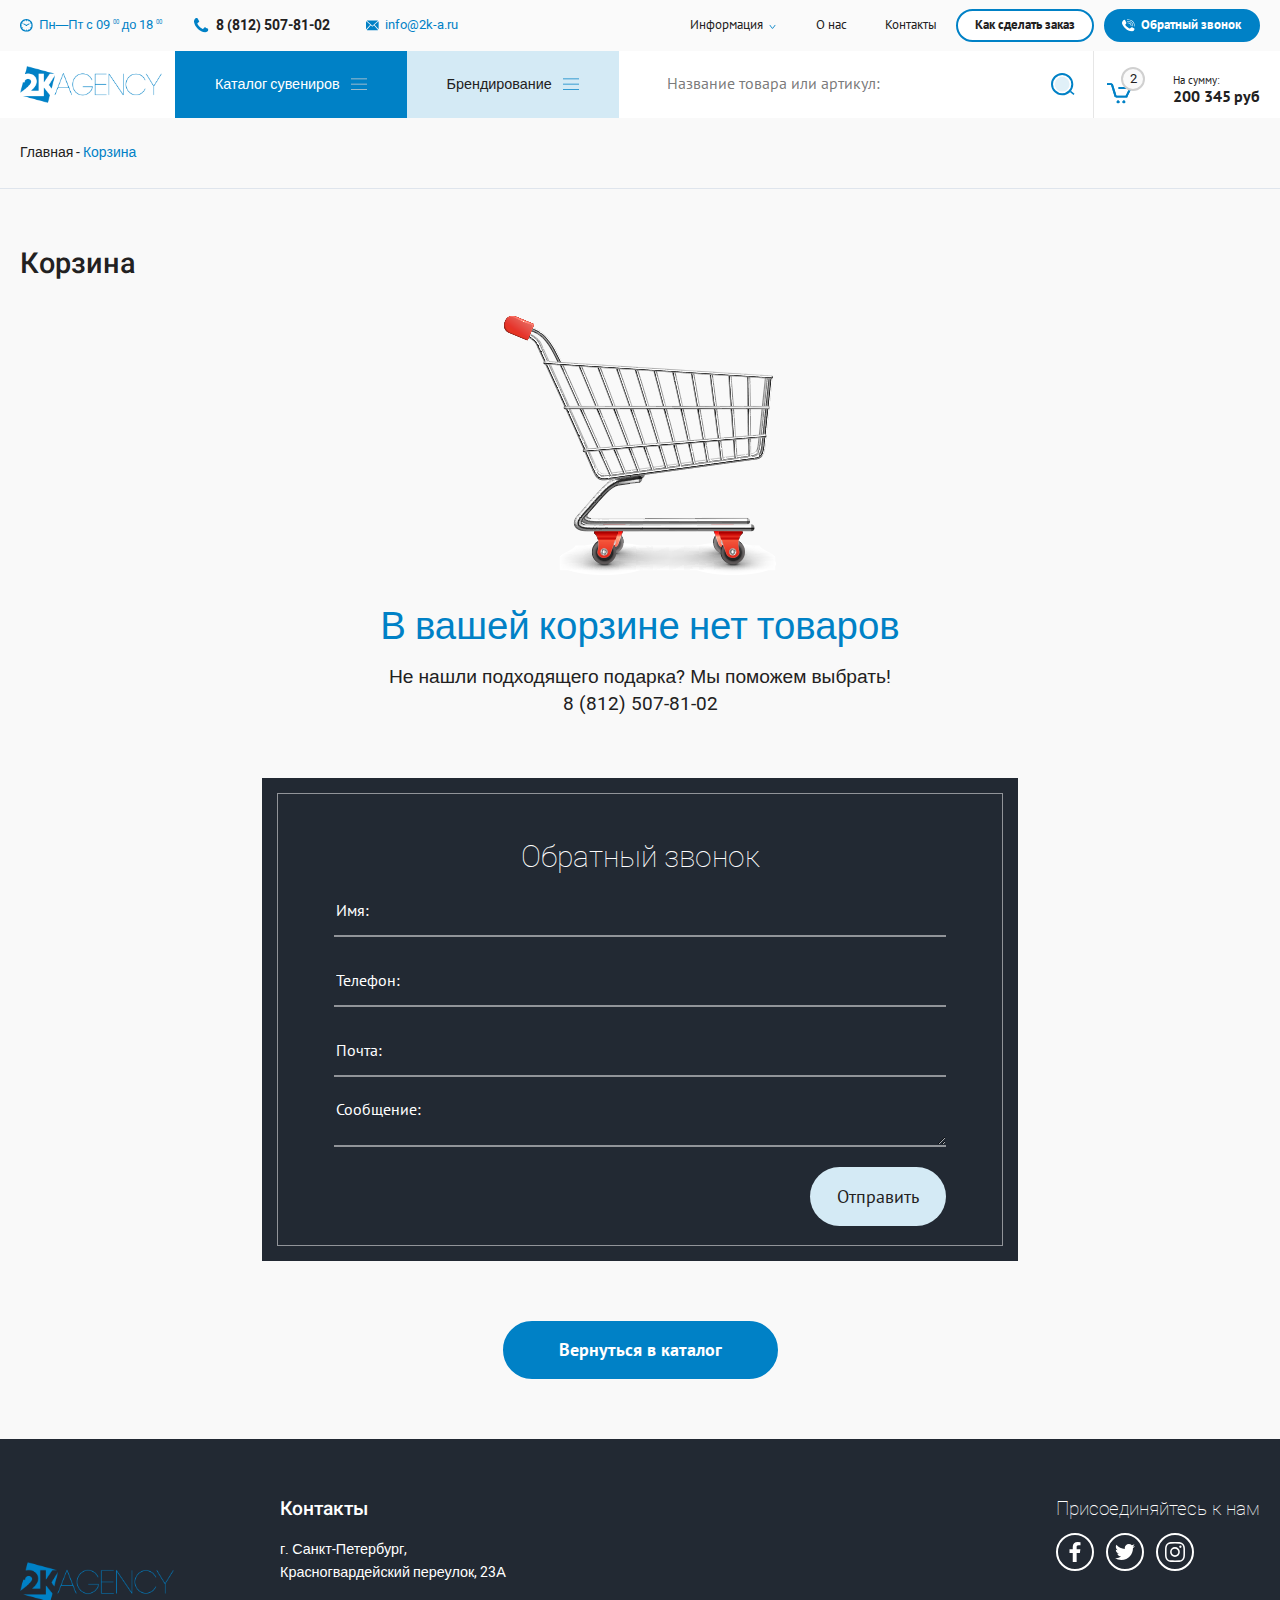
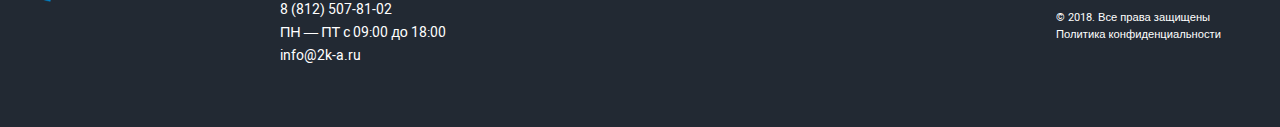
<file: cart_empty.html>
<!DOCTYPE html>
<html lang="ru">
<head>
	<meta charset="UTF-8">
	<meta name="viewport" content="width=device-width, initial-scale=1.0">
	<link rel="stylesheet" href="css/style.css">
	<title>2k-Agency Cart Empty</title>
</head>
<body>
	<div class="wrapper">
		<header class="header">
			<div class="header__top flex flex--center flex--between">
				<div class="header__top__mobile">
					<div class="menu-btn">
						<span></span>
						<span></span>
						<span></span>
					</div>
					<a href="#" class="logo">
						<img src="img/logo.png" alt="">
					</a>
				</div>
				<div class="header__top__contact flex flex--center">
					<div class="header__top__contact__item">
						<span class="ico">
							<svg>
								<use xlink:href="#svg-clock"></use>
							</svg>
						</span>
						<span class="text">
							Пн—Пт с 09 <sup>00</sup> до 18 <sup>00 </sup> 
						</span>
					</div>

					<a href="tel:88125078102" class="header__top__contact__item header__top__contact__item--lg">
						<span class="ico">
							<svg>
								<use xlink:href="#svg-call"></use>
							</svg>
						</span>
						<span class="text">
							8 (812) 507-81-02
						</span>
					</a>

					<a href="mailto:info@2k-a.ru" class="header__top__contact__item">
						<span class="ico">
							<svg>
								<use xlink:href="#svg-envelope"></use>
							</svg>
						</span>
						<span class="text">
							info@2k-a.ru
						</span>
					</a>
				</div>

				<div class="header__top__right flex">
					<ul class="header__top__menu flex flex--center">
						<li class="dropdown-link">
							<a href="#">
								Информация
							</a>
							<ul class="header__top__submenu">
								<li><a href="#">О компании</a></li>
								<li><a href="#">Доставка</a></li>
								<li><a href="#">Оплата</a></li>
								<li><a href="#">Оптовикам</a></li>
							</ul>
						</li>
						<li>
							<a href="#">
								О нас
							</a>
						</li>
						<li>
							<a href="#">
								Контакты
							</a>
						</li>
					</ul>

					<div class="header__top__btns flex flex--center">
						<a href="#" class="btn hide-on-mobile btn--lt btn--border">
							Как сделать заказ
						</a>
						<a href="#" class="btn callback btn--flex btn--lt js-callback">
							<span class="ico">
								<svg>
									<use xlink:href="#svg-callback"></use>
								</svg>
							</span>
							<span class="text">Обратный звонок</span>
						</a>
					</div>
				</div>

			</div>

			<div class="header__main flex">
				<div class="menu-btn">
					<span></span>
					<span></span>
					<span></span>
				</div>
				<a href="#" class="logo">
					<img src="img/logo.png" alt="">
				</a>
				<div class="header__main__center flex">
					<ul class="header__main__menu flex">
						<li class="catalog-li">
							<a href="#">
								<span class="text">Каталог сувениров</span>
								<span class="ico">
									<svg>
										<use xlink:href="#svg-burger"></use>
									</svg>
								</span>
							</a>
							<ul class="submenu">
								<li><a href="#">Пишущие инструменты</a></li>
								<li><a href="#">Электроника</a></li>
								<li><a href="#">Сумки и рюкзаки</a></li>
								<li><a href="#">Блокноты и ежедневники</a></li>
								<li><a href="#">Посуда</a></li>
								<li><a href="#">Чехлы</a></li>
								<li><a href="#">Полиграфия</a></li>
								<li><a href="#">Текстиль</a></li>
								<li><a href="#">Награды</a></li>
								<li><a href="#">Зонты</a></li>
								<li><a href="#">Промо-сувениры</a></li>
								<li><a href="#">Таблички и наружная реклама</a></li>
								<li><a href="#">Пакеты</a></li>
								<li><a href="#">Бейджи, шильды, номерки</a></li>
								<li><a href="#">Таблички и наружная реклама</a></li>
							</ul>
						</li>
						<li>
							<a href="#">
								<span class="text">Брендирование</span>
								<span class="ico">
									<svg>
										<use xlink:href="#svg-burger"></use>
									</svg>
								</span>
							</a>
							<ul class="submenu">
								<li><a href="#">инструменты</a></li>
								<li><a href="#">Электроника</a></li>
								<li><a href="#">Сумки и рюкзаки</a></li>
								<li><a href="#">Блокноты и ежедневники</a></li>
								<li><a href="#">Посуда</a></li>
								<li><a href="#">Чехлы</a></li>
								<li><a href="#">Полиграфия</a></li>
								<li><a href="#">Текстиль</a></li>
								<li><a href="#">Награды</a></li>
								<li><a href="#">Зонты</a></li>
								<li><a href="#">Промо-сувениры</a></li>
							</ul>
						</li>
					</ul>

					<div class="header__main__search">
						<form action="#">
							<input type="search" class="search-input" placeholder="Название товара или артикул:">
							<button type="submit" class="search-btn">
								<img src="img/icons/search.svg" alt="">
							</button>
						</form>
					</div>
				</div>
				<a href='#' class="header-cart flex">
					<div class="header-cart__current">
						
						<span class="gods-count">2</span>
						<div class="ico">
							<svg>
								<use xlink:href="#svg-cart"></use>
							</svg>
						</div>
					</div>
					<div class="header-cart__total">
						<span class="header-cart__total__title">На сумму: </span>
						<div class="header-cart__total__summa">200 345</div>
					</div>
				</a>
			</div>

		</header>
		<main class="main">
			<section class="breadcrumbs-block grey-bg-light">
				<div class="container">
					<ul class="breadcrumbs flex flex--wrap">
						<li><a href="#">Главная</a></li>
						<li>Корзина</li>
					</ul>
				</div>
			</section>
			
			<section class="section grey-bg-light">
				<div class="container">
					<div class="title">
						<h2>Корзина</h2>
					</div>

					<div class="empty-cart">
						<img src="img/cart-lg.png" alt="" class="empty-cart__img">
						<div class="empty-cart__title text-center">В вашей корзине нет товаров</div>
						<div class="empty-cart__notice text-center">
							Не нашли подходящего подарка? Мы поможем выбрать!
							<a href="tel:88125078102">8 (812) 507-81-02</a>
						</div>

						<div class="callback-form">
							<form action="#">
								<div class="callback-form__content">
									<div class="callback-form__title">Обратный звонок</div>
									<input type="text" class="order-input" placeholder="Имя:">
									<input type="text" class="order-input" placeholder="Телефон:">
									<input type="text" class="order-input" placeholder="Почта:">
									<textarea class="order-input" placeholder="Сообщение:"></textarea>
									<div class="btn-container">
										<input type="submit" value="Отправить" class="btn">
									</div>
								</div>
							</form>
						</div>

						<div class="empty-cart__btn text-center">
							<a href="#" class="btn">Вернуться в каталог</a>
						</div>
					</div>
				</div>
			</section>

		</main>
		<footer class="footer section">

			<div class="container flex flex--center">
				<div class="footer__left">
					<a href="#" class="logo">
						<img src="img/logo.png" alt="">
					</a>
				</div>
				<div class="footer__right flex flex--between">
					<div class="footer__contact">
						<h4>Контакты</h4>
						<address class="address">
							г. Санкт-Петербург, <br>
							Красногвардейский переулок, 23А
						</address>
						<div class="footer__contact__item">
							<a href="tel:88125078102">8 (812) 507-81-02</a>
							<span class="work-time">ПН — ПТ с 09:00 до 18:00</span>
							<a href="mailto:info@2k-a.ru">info@2k-a.ru</a>
						</div>
					</div>
					<div class="footer__options">
						<h4>Присоединяйтесь к нам</h4>
						<ul class="social">
							<li>
								<a href="#">
									<span class="ico">
										<svg>
											<use xlink:href="#svg-fb"></use>
										</svg>
									</span>
								</a>
							</li>
							<li>
								<a href="#">
									<span class="ico">
										<svg>
											<use xlink:href="#svg-tw"></use>
										</svg>
									</span>
								</a>
							</li>
							<li>
								<a href="#">
									<span class="ico">
										<svg>
											<use xlink:href="#svg-inst"></use>
										</svg>
									</span>
								</a>
							</li>
						</ul>
						<p class="copyright">
							© 2018. Все права защищены <br>
							Политика конфиденциальности
						</p>
					</div>
				</div>
			</div>

			<!-- svg-sprite -->
			<div class="svg-sprite">
				<svg xmlns="http://www.w3.org/2000/svg" xmlns:xlink="http://www.w3.org/1999/xlink">

					<symbol viewBox="0 0 8 15" id="svg-left-angle"><g><g><path d="M7.65085,0.36786c0.45034,0.50163 0.45034,1.31512 0,1.81723l-4.74993,5.30414l4.74993,5.30454c0.45034,0.50211 0.45034,1.31559 0,1.81723c-0.44896,0.50163 -1.1774,0.50163 -1.62635,0l-5.12084,-5.71806c-0.21059,-0.0497 -0.41107,-0.16595 -0.57452,-0.34874c-0.25824,-0.28837 -0.36817,-0.67928 -0.32979,-1.05486c-0.03838,-0.37571 0.07155,-0.76678 0.32979,-1.05515c0.16349,-0.18267 0.36403,-0.29882 0.57468,-0.34845l5.12067,-5.71787c0.44896,-0.50163 1.1774,-0.50163 1.62635,0z" fill="currentColor" fill-opacity="1"></path></g></g></symbol>

					<symbol viewBox="0 0 8 15" id="svg-right-angle"><g><g><path d="M1.97431,0.36786l5.12012,5.71795c0.21062,0.04967 0.41114,0.1658 0.57455,0.34838c0.25784,0.28837 0.3676,0.67943 0.32928,1.05515c0.03832,0.37558 -0.07144,0.76649 -0.32928,1.05486c-0.16336,0.1827 -0.36382,0.29893 -0.57438,0.34867l-5.12028,5.71813c-0.44896,0.50163 -1.17809,0.50163 -1.62705,0c-0.44896,-0.50163 -0.44896,-1.31512 0,-1.81723l4.74993,-5.30454l-4.74993,-5.30414c-0.44896,-0.50211 -0.44896,-1.31559 0,-1.81723c0.44896,-0.50163 1.17809,-0.50163 1.62705,0z" fill="currentColor" fill-opacity="1"></path></g></g></symbol>

					<symbol viewBox="0 0 25 20" id="svg-tw"><g><g><path fill="currentColor"  d="M7.862 19.999c9.435 0 14.594-7.694 14.594-14.366 0-.218-.005-.435-.015-.65a10.324 10.324 0 0 0 2.56-2.617c-.92.404-1.909.674-2.947.796A5.079 5.079 0 0 0 24.311.37c-.992.578-2.09 1-3.258 1.225A5.16 5.16 0 0 0 17.31 0c-2.833 0-5.13 2.262-5.13 5.049 0 .396.045.781.134 1.15A14.638 14.638 0 0 1 1.739.924a4.98 4.98 0 0 0-.693 2.538c0 1.752.905 3.298 2.282 4.203a5.147 5.147 0 0 1-2.324-.632v.064c0 2.445 1.768 4.489 4.115 4.95a5.155 5.155 0 0 1-2.317.087c.653 2.007 2.547 3.466 4.792 3.506a10.392 10.392 0 0 1-6.37 2.163c-.413 0-.822-.025-1.224-.071A14.687 14.687 0 0 0 7.862 20"/></g></g></symbol>

					<symbol viewBox="0 0 20 20" id="svg-inst"><g><g><path fill="currentColor" d="M10.197 20l-.199-.001a69.584 69.584 0 0 1-4.425-.12c-1.291-.08-2.47-.526-3.41-1.29-.905-.741-1.524-1.739-1.838-2.97-.274-1.072-.289-2.124-.302-3.143C.013 11.747 0 10.88 0 10.003c0-.886.012-1.75.022-2.48.013-1.017.028-2.07.302-3.142.314-1.23.933-2.23 1.838-2.968C3.103.646 4.282.201 5.573.122A68.271 68.271 0 0 1 10.002 0a69.124 69.124 0 0 1 4.425.122c1.292.08 2.47.524 3.41 1.291.906.738 1.525 1.738 1.839 2.968.273 1.071.288 2.125.301 3.142.01.73.022 1.594.023 2.474v.006c-.001.878-.013 1.744-.023 2.473-.013 1.02-.028 2.07-.301 3.143-.314 1.231-.933 2.229-1.84 2.97-.939.764-2.118 1.21-3.41 1.29-1.348.08-2.733.12-4.229.12zm-.199-1.563a68.43 68.43 0 0 0 4.335-.118c.976-.06 1.823-.377 2.517-.942.64-.523 1.082-1.246 1.312-2.146.228-.891.24-1.85.254-2.775.008-.725.019-1.585.021-2.456-.002-.871-.013-1.73-.021-2.454-.014-.927-.026-1.887-.254-2.779-.23-.9-.671-1.62-1.312-2.145-.694-.564-1.541-.88-2.517-.94a68.838 68.838 0 0 0-4.331-.12 68.873 68.873 0 0 0-4.334.12c-.977.06-1.824.376-2.517.94-.641.524-1.083 1.245-1.313 2.145-.227.892-.24 1.85-.254 2.779-.01.725-.02 1.584-.021 2.457.001.867.012 1.728.021 2.453.014.926.027 1.884.254 2.775.23.9.672 1.623 1.313 2.146.693.565 1.54.881 2.517.94 1.376.084 2.792.125 4.33.12zm-.038-3.553A4.89 4.89 0 0 1 5.078 10 4.888 4.888 0 0 1 9.96 5.118 4.887 4.887 0 0 1 14.843 10a4.889 4.889 0 0 1-4.883 4.884zm0-8.204A3.323 3.323 0 0 0 6.64 10c0 1.83 1.49 3.32 3.32 3.32 1.831 0 3.321-1.49 3.321-3.32 0-1.83-1.49-3.32-3.32-3.32zm6.603-1.954a1.173 1.173 0 1 1-2.345 0 1.173 1.173 0 0 1 2.345 0z"/></g></g></symbol>

					<symbol viewBox="0 0 11 20" id="svg-fb"><g><g><path fill="currentColor" d="M7.139 20v-9.122h3.242l.487-3.556h-3.73v-2.27c0-1.03.302-1.73 1.868-1.73l1.992-.002V.14A28.7 28.7 0 0 0 8.094 0C5.22 0 3.251 1.657 3.251 4.7v2.622H0v3.556h3.25V20z"/></g></g></symbol>

					<symbol viewBox="0 0 19 19" id="svg-clock"><g><g><path d="M18.9982,9.49849c0,5.23853 -4.26131,9.50003 -9.49941,9.50003c-5.23879,0 -9.5001,-4.26197 -9.5001,-9.50003c0,-5.23853 4.26131,-9.50003 9.5001,-9.50003c5.23809,0 9.49941,4.26149 9.49941,9.50003zM15.72751,13.67176l-0.85987,-0.49591c-0.23866,-0.13828 -0.32098,-0.44394 -0.18263,-0.68283c0.13766,-0.23937 0.44412,-0.32139 0.68278,-0.18311l0.85987,0.49686c0.46003,-0.93031 0.73189,-1.96886 0.76648,-3.06654l-0.81629,0.00238h-0.00138c-0.04566,0 -0.09062,-0.01192 -0.13074,-0.03481c-0.08232,-0.04673 -0.13282,-0.13447 -0.13351,-0.22888c-0.00069,-0.07057 0.02698,-0.13733 0.07679,-0.1874c0.04981,-0.05007 0.11622,-0.07772 0.18747,-0.0782l0.81629,-0.00238c-0.04151,-1.08051 -0.31199,-2.10285 -0.7651,-3.02029l-0.85987,0.49686c-0.07886,0.0453 -0.16464,0.06676 -0.24973,0.06676c-0.17225,0 -0.34035,-0.08965 -0.43305,-0.24986c-0.13835,-0.23937 -0.05673,-0.54502 0.18263,-0.68283l0.85987,-0.49639c-0.59354,-0.88263 -1.36902,-1.63221 -2.27316,-2.19536l-0.40469,0.70667c-0.04704,0.08202 -0.13559,0.13304 -0.23036,0.13304c-0.04635,0 -0.09062,-0.01192 -0.13074,-0.03529c-0.12659,-0.07248 -0.17087,-0.2346 -0.09823,-0.36097l0.40607,-0.70763c-0.90622,-0.4797 -1.92105,-0.77868 -2.99745,-0.8502v0.99468c0,0.27609 -0.22483,0.5002 -0.50015,0.5002c-0.27671,0 -0.50015,-0.22411 -0.50015,-0.5002v-0.99468c-1.093,0.07248 -2.12235,0.37956 -3.03757,0.87166l0.40953,0.70524c0.03528,0.06104 0.04566,0.13208 0.02698,0.20075c-0.01799,0.06819 -0.06157,0.12541 -0.12314,0.16117c-0.08094,0.04721 -0.18401,0.04673 -0.26495,0.00048c-0.04012,-0.02337 -0.07333,-0.05579 -0.09685,-0.09632l-0.40953,-0.70429c-0.88616,0.56028 -1.64849,1.30129 -2.23304,2.17104l0.85918,0.49639c0.23935,0.13781 0.32098,0.44346 0.18263,0.68283c-0.09201,0.16022 -0.26011,0.24986 -0.43305,0.24986c-0.0844,0 -0.17087,-0.02146 -0.24973,-0.06676l-0.86056,-0.49686c-0.45864,0.93031 -0.73051,1.96886 -0.76579,3.06606l0.81698,-0.00238c0.14596,0 0.26495,0.11826 0.26495,0.26369c0,0.07105 -0.02629,0.13733 -0.07679,0.1874c-0.04981,0.05007 -0.11622,0.0782 -0.18678,0.0782l-0.81698,0.00238c0.04081,1.08051 0.31199,2.10333 0.76441,3.02076l0.86056,-0.49686c0.24004,-0.13828 0.54512,-0.05627 0.68278,0.18263c0.13835,0.23937 0.05673,0.54502 -0.18263,0.68331l-0.85918,0.49591c0.59285,0.88263 1.36902,1.63221 2.27178,2.19536l0.40538,-0.70667c0.04704,-0.08202 0.13559,-0.13304 0.23036,-0.13304c0.04635,0 0.09062,0.01192 0.13144,0.03529c0.06157,0.03529 0.10515,0.09203 0.12383,0.16022c0.01799,0.06819 0.00899,0.13971 -0.02629,0.20075l-0.40538,0.70763c0.90553,0.4797 1.92105,0.77915 2.99745,0.8502v-0.99468c0,-0.27609 0.22344,-0.49973 0.50015,-0.49973c0.27533,0 0.50015,0.22364 0.50015,0.49973v0.99468c1.09231,-0.07248 2.12166,-0.37956 3.03757,-0.87166l-0.41022,-0.70477c-0.03528,-0.06151 -0.04497,-0.13256 -0.02698,-0.20075c0.01868,-0.06866 0.06157,-0.12589 0.12314,-0.16117c0.04151,-0.02384 0.08578,-0.03624 0.13213,-0.03624c0.09477,0 0.18263,0.05054 0.22967,0.13208l0.40953,0.70429c0.88685,-0.56076 1.64918,-1.30177 2.23373,-2.17152zM14.04789,7.03181c0.1681,0.30327 0.0588,0.68521 -0.24489,0.85354l-3.27208,1.8158c-0.09477,0.48399 -0.52021,0.84972 -1.03212,0.84972c-0.5126,0 -0.93873,-0.36573 -1.03212,-0.84972l-3.27277,-1.8158c-0.30369,-0.16832 -0.41299,-0.55027 -0.24489,-0.85354c0.16879,-0.30327 0.55065,-0.41294 0.85434,-0.24462l3.20705,1.77956c0.14596,-0.07677 0.31199,-0.12064 0.48839,-0.12064c0.17571,0 0.34243,0.04387 0.48839,0.12064l3.20636,-1.77956c0.30369,-0.16832 0.68624,-0.05865 0.85434,0.24462z" fill="currentColor" fill-opacity="1"></path></g></g></symbol>

					<symbol viewBox="0 0 14 14" id="svg-call"><g><g><path d="M13.96952,10.84621c-0.03943,-0.11921 -0.29124,-0.29469 -0.75541,-0.52643c-0.1259,-0.07343 -0.30507,-0.17214 -0.53681,-0.2985c-0.23244,-0.12636 -0.44343,-0.24223 -0.63228,-0.34857c-0.18885,-0.10586 -0.36595,-0.20885 -0.53128,-0.30756c-0.02767,-0.02003 -0.10999,-0.0782 -0.24904,-0.17452c-0.13974,-0.09584 -0.25665,-0.16737 -0.3535,-0.2141c-0.09477,-0.04625 -0.19024,-0.06962 -0.28363,-0.06962c-0.13213,0 -0.29746,0.09489 -0.49738,0.28372c-0.19854,0.1893 -0.38047,0.39482 -0.54581,0.61703c-0.16603,0.22173 -0.34104,0.42725 -0.52713,0.61607c-0.18609,0.18978 -0.33897,0.28372 -0.45795,0.28372c-0.06018,0 -0.13351,-0.01669 -0.22344,-0.04911c-0.08924,-0.03338 -0.15703,-0.06247 -0.20338,-0.08488c-0.04704,-0.02337 -0.1259,-0.06962 -0.23935,-0.13971c-0.11276,-0.06914 -0.1764,-0.10729 -0.18885,-0.11396c-0.9083,-0.50402 -1.68723,-1.08099 -2.3368,-1.73044c-0.65027,-0.65041 -1.22651,-1.42908 -1.73081,-2.33698c-0.00692,-0.01335 -0.04497,-0.07677 -0.11414,-0.18978c-0.06918,-0.11206 -0.11622,-0.19169 -0.13974,-0.23842c-0.02352,-0.04673 -0.05119,-0.11492 -0.0844,-0.20409c-0.03251,-0.08965 -0.04912,-0.16356 -0.04912,-0.22364c0,-0.11873 0.09408,-0.2718 0.28293,-0.45729c0.18885,-0.18549 0.395,-0.36144 0.61637,-0.52738c0.22275,-0.16546 0.42751,-0.34809 0.61637,-0.54693c0.18955,-0.19884 0.28432,-0.3643 0.28432,-0.49734c0,-0.09203 -0.02421,-0.18692 -0.07056,-0.28276c-0.04635,-0.09632 -0.11691,-0.21362 -0.21376,-0.35334c-0.09616,-0.13971 -0.15427,-0.22221 -0.17363,-0.24891c-0.09892,-0.16546 -0.202,-0.34237 -0.30784,-0.53167c-0.10653,-0.1893 -0.22275,-0.39959 -0.34865,-0.63181c-0.1259,-0.23174 -0.22552,-0.41056 -0.29815,-0.53692c-0.23244,-0.46396 -0.40815,-0.71621 -0.52713,-0.75579c-0.04635,-0.02003 -0.11622,-0.03004 -0.20891,-0.03004c-0.17917,0 -0.41299,0.03338 -0.70146,0.09966c-0.28847,0.0658 -0.51537,0.1359 -0.6807,0.20885c-0.33205,0.13971 -0.68278,0.54359 -1.05495,1.21307c-0.33758,0.62323 -0.50638,1.24025 -0.50638,1.84965c0,0.17881 0.01176,0.35334 0.0339,0.52214c0.02352,0.16975 0.06503,0.36001 0.12521,0.5722c0.06018,0.21219 0.10722,0.36955 0.14389,0.47255c0.03597,0.103 0.10377,0.28658 0.20338,0.55122c0.10031,0.26608 0.1598,0.4282 0.17917,0.48733c0.23174,0.65041 0.50776,1.23072 0.82667,1.74141c0.52298,0.84829 1.23758,1.72567 2.14311,2.63023c0.90345,0.90504 1.78062,1.61934 2.62942,2.14338c0.51053,0.31757 1.09023,0.59366 1.74119,0.82493c0.0588,0.02003 0.22206,0.07963 0.48701,0.17977c0.26426,0.09966 0.44827,0.16689 0.55203,0.20361c0.10307,0.03672 0.25941,0.08488 0.47179,0.144c0.21307,0.06008 0.40261,0.10157 0.5721,0.12493c0.16948,0.02289 0.34381,0.03481 0.52229,0.03481c0.60945,0 1.2272,-0.16975 1.8498,-0.50735c0.66894,-0.37098 1.07432,-0.72289 1.21337,-1.05429c0.07264,-0.16546 0.1425,-0.39291 0.20822,-0.6814c0.0671,-0.28849 0.09962,-0.52214 0.09962,-0.70095c0,-0.09298 -0.01038,-0.16308 -0.02975,-0.20981z" fill="currentColor" fill-opacity="1"></path></g></g></symbol>

					<symbol viewBox="0 0 16 12" id="svg-envelope"><g><g><path d="M15.99917,9.99976c0,0.35048 -0.09823,0.67568 -0.25665,0.96178l-5.05201,-5.65243l4.99736,-4.37212c0.19439,0.30851 0.3113,0.67091 0.3113,1.06239zM1.04653,0.25177c0.28432,-0.1564 0.60599,-0.25225 0.95257,-0.25225h12.00016c0.34658,0 0.66825,0.09584 0.95326,0.25225l-6.953,6.08397zM15.05421,11.69205c-0.30645,0.19217 -0.66618,0.30756 -1.05495,0.30756h-12.00016c-0.38808,0 -0.7478,-0.11539 -1.05426,-0.30756l5.11565,-5.72491l1.60975,1.40953c0.09408,0.08202 0.21168,0.12302 0.32928,0.12302c0.1176,0 0.23451,-0.04101 0.32928,-0.12302l1.60906,-1.40953zM5.30784,5.30816l-5.05132,5.65338c-0.15911,-0.2861 -0.25734,-0.61131 -0.25734,-0.96178v-8.00037c0,-0.39148 0.1176,-0.75388 0.31199,-1.06239z" fill="currentColor" fill-opacity="1"></path></g></g></symbol>

					<symbol viewBox="0 0 15 14" id="svg-callback"><g><g><path d="M10.3558,7.19507c-0.01453,-0.76723 -0.33551,-1.45054 -0.86126,-1.95265c-0.52575,-0.51594 -1.27009,-0.82254 -2.07324,-0.82254c-0.07333,0 -0.14596,0.01383 -0.21929,0.01383c-0.01453,0 -0.02905,0 -0.04358,0c-0.08785,0 -0.16049,0.01383 -0.24835,0.02813c-0.17502,0.04148 -0.36526,-0.08392 -0.39431,-0.26512c-0.04358,-0.16737 0.08785,-0.34857 0.2774,-0.3767c0.10238,-0.01383 0.20476,-0.02766 0.30645,-0.04148c0.11691,-0.01431 0.21929,-0.01431 0.32167,-0.01431c0.30645,0 0.62744,0.04196 0.91936,0.11158c0.62813,0.16737 1.18293,0.47445 1.63535,0.90647c0.36526,0.36287 0.67171,0.79489 0.84742,1.28317c0.13144,0.3767 0.20407,0.76675 0.20407,1.17111c0,0.04196 0,0.08392 0,0.15354c-0.01453,0.06962 -0.01453,0.11158 -0.01453,0.15354c-0.01453,0.1812 -0.18955,0.32091 -0.37978,0.30661c-0.18955,-0.01383 -0.33551,-0.1812 -0.32098,-0.3624c0.01453,-0.05579 0.01453,-0.09775 0.04358,-0.13971c0,-0.02766 0,-0.09727 0,-0.15306zM12.32735,7.36244c0,-0.04196 0,-0.09775 0,-0.13971c0,-0.61369 -0.13144,-1.19925 -0.35073,-1.72901c-0.24835,-0.58556 -0.62813,-1.12963 -1.09507,-1.57595c-0.56933,-0.54359 -1.27009,-0.94843 -2.05871,-1.17111c-0.45242,-0.12589 -0.92006,-0.1955 -1.41606,-0.1955c-0.13144,0 -0.2774,0 -0.42406,0.01383c-0.04358,0 -0.08716,0.01431 -0.13144,0.01431c-0.10169,0.01383 -0.18955,0.02766 -0.29193,0.04148c-0.17502,0.04196 -0.36456,-0.08345 -0.39431,-0.26464c-0.04358,-0.16737 0.08785,-0.34857 0.2774,-0.3767c0.16118,-0.02766 0.32167,-0.04196 0.48216,-0.05579c0.16049,-0.01383 0.32098,-0.01383 0.48216,-0.01383c0.14596,0 0.30645,0 0.45242,0.01383c1.35795,0.09775 2.58446,0.66948 3.50451,1.54781c0.80245,0.76723 1.37247,1.77097 1.56202,2.88677c0.04358,0.29278 0.07333,0.58556 0.07333,0.89264c0,0.15306 0,0.30661 -0.01522,0.46015c-0.01453,0.1812 -0.18955,0.32043 -0.37909,0.30661c-0.19024,-0.01383 -0.3362,-0.1812 -0.32167,-0.3624c0,-0.09775 0.01453,-0.1812 0.04427,-0.29278zM14.99897,7.25086c0,0.19503 -0.01453,0.40436 -0.02905,0.61369c-0.01453,0.1812 -0.18955,0.32043 -0.37978,0.30661c-0.18955,-0.01383 -0.33551,-0.1812 -0.32098,-0.3624c0,-0.09775 0.01453,-0.18167 0.01453,-0.26512c0,-0.09775 0,-0.20933 0,-0.30708c0,-1.82676 -0.77409,-3.47233 -2.01513,-4.65727c-1.25557,-1.18542 -2.97877,-1.92451 -4.87699,-1.92451c-0.20407,0 -0.39362,0.01383 -0.59838,0.02766c-0.10238,0 -0.20407,0.01383 -0.30645,0.02813c-0.10238,0.01383 -0.19024,0.02766 -0.29193,0.04148c-0.17571,0.04196 -0.36526,-0.08345 -0.39431,-0.26464c-0.04427,-0.16737 0.08716,-0.34857 0.2774,-0.3767c0.2186,-0.04196 0.43789,-0.06962 0.65718,-0.08345c0.2186,-0.01431 0.43789,-0.02813 0.65649,-0.02813c2.10299,0 4.00121,0.80872 5.38821,2.13385c1.37247,1.31083 2.2192,3.12376 2.2192,5.11789zM13.11528,13.53987c-4.46746,2.32887 -12.48371,-4.72736 -13.12636,-9.09233c-0.24835,-1.77097 2.774,-5.56374 3.85455,-3.19338l1.15387,2.46859c0.54027,1.38044 -1.12413,1.74284 -1.09507,2.46811c0.01453,0.47398 1.27009,1.93834 1.56202,2.24543c0.6136,0.64135 2.4973,2.04992 3.50451,2.28691c0.48216,0.11158 0.891,-0.47445 1.1096,-0.69714c0.90553,-0.92077 0.93458,-1.21355 1.79584,-0.76723l2.58446,1.32465c0.99338,0.57173 -0.35004,2.42662 -1.34342,2.95639z" fill="currentColor" fill-opacity="1"></path></g></g></symbol>

					<symbol viewBox="0 0 33 26" id="svg-cart"><g><g><path d="M21.7668,22.29334c1.03074,0 1.8664,0.8297 1.8664,1.85299c0,1.02329 -0.83566,1.85299 -1.8664,1.85299c-1.03005,0 -1.86571,-0.8297 -1.86571,-1.85299c0,-1.02329 0.83566,-1.85299 1.86571,-1.85299z" fill="currentColor" fill-opacity="1"></path></g><g><path d="M14.30397,22.29334c1.03074,0 1.86571,0.8297 1.86571,1.85299c0,1.02329 -0.83497,1.85299 -1.86571,1.85299c-1.03074,0 -1.86571,-0.8297 -1.86571,-1.85299c0,-1.02329 0.83497,-1.85299 1.86571,-1.85299z" fill="currentColor" fill-opacity="1"></path></g><g><path d="M29.85292,4.99941v0v2.47049v0h-14.92705v0v-2.47049v0z" fill="currentColor" fill-opacity="1"></path></g><g><path d="M25.98938,17.90453v0l-2.22474,-1.10483v0l6.21903,-12.35294v0l2.22543,1.10483v0z" fill="currentColor" fill-opacity="1"></path></g><g><path d="M11.19377,18.58736v0v-2.47049v0h14.92705v0v2.47049v0z" fill="currentColor" fill-opacity="1"></path></g><g><path d="M5.03008,1.65678v0l2.37693,-0.7267v0l4.9766,16.05892v0l-2.37831,0.7267v0z" fill="currentColor" fill-opacity="1"></path></g><g><path d="M-0.00048,2.52892v0v-2.47097v0h6.21903v0v2.47097v0z" fill="currentColor" fill-opacity="1"></path></g><g><g><path d="M-0.00048,2.52892v0v-2.47097v0h6.21903v0v2.47097v0z" fill="currentColor" fill-opacity="1"></path></g><g><path d="M5.03008,1.65678v0l2.37693,-0.7267v0l4.9766,16.05892v0l-2.37831,0.7267v0z" fill="currentColor" fill-opacity="1"></path></g><g><path d="M11.19377,18.58736v0v-2.47049v0h14.92705v0v2.47049v0z" fill="currentColor" fill-opacity="1"></path></g><g><path d="M25.98938,17.90453v0l-2.22474,-1.10483v0l6.21903,-12.35294v0l2.22543,1.10483v0z" fill="currentColor" fill-opacity="1"></path></g><g><path d="M29.85292,4.99941v0v2.47049v0h-14.92705v0v-2.47049v0z" fill="currentColor" fill-opacity="1"></path></g><g><path d="M14.30397,22.29334c1.03074,0 1.86571,0.8297 1.86571,1.85299c0,1.02329 -0.83497,1.85299 -1.86571,1.85299c-1.03074,0 -1.86571,-0.8297 -1.86571,-1.85299c0,-1.02329 0.83497,-1.85299 1.86571,-1.85299z" fill="currentColor" fill-opacity="1"></path></g><g><path d="M21.7668,22.29334c1.03074,0 1.8664,0.8297 1.8664,1.85299c0,1.02329 -0.83566,1.85299 -1.8664,1.85299c-1.03005,0 -1.86571,-0.8297 -1.86571,-1.85299c0,-1.02329 0.83566,-1.85299 1.86571,-1.85299z" fill="currentColor" fill-opacity="1"></path></g></g></g></symbol>

					<symbol viewBox="0 0 24 23" id="svg-search"><defs><clipPath id="ClipPath3886"><path d="M11.1477,-0.00082c6.15677,0 11.14859,4.99153 11.14859,11.14845c0,6.1574 -4.99182,11.14845 -11.14859,11.14845c-6.15746,0 -11.14859,-4.99105 -11.14859,-11.14845c0,-6.15692 4.99113,-11.14845 11.14859,-11.14845z" fill="#ffffff"></path></clipPath><clipPath id="ClipPath3895"><path d="M11.1477,-0.00082c6.15677,0 11.14859,4.99153 11.14859,11.14845c0,6.1574 -4.99182,11.14845 -11.14859,11.14845c-6.15746,0 -11.14859,-4.99105 -11.14859,-11.14845c0,-6.15692 4.99113,-11.14845 11.14859,-11.14845z" fill="#ffffff"></path></clipPath></defs><g><g opacity="0.12"><path d="M11.1477,3.71565c4.10497,0 7.43239,3.32737 7.43239,7.43198c0,4.10461 -3.32742,7.43246 -7.43239,7.43246c-4.10497,0 -7.43239,-3.32785 -7.43239,-7.43246c0,-4.10461 3.32742,-7.43198 7.43239,-7.43198z" fill="currentColor" fill-opacity="1"></path></g><g><path d="M18.85887,18.90339v0l0.92836,-1.16062v0l3.71689,2.97308v0l-0.92974,1.16062v0z" fill="currentColor" fill-opacity="1"></path></g><g><path d="M11.1477,-0.00082c6.15677,0 11.14859,4.99153 11.14859,11.14845c0,6.1574 -4.99182,11.14845 -11.14859,11.14845c-6.15746,0 -11.14859,-4.99105 -11.14859,-11.14845c0,-6.15692 4.99113,-11.14845 11.14859,-11.14845z" fill-opacity="0" fill="#ffffff" stroke-dashoffset="0" stroke-dasharray="" stroke-linejoin="miter" stroke-linecap="butt" stroke-opacity="1" stroke="currentColor" stroke-miterlimit="50" stroke-width="4" clip-path="url(&quot;#ClipPath3886&quot;)"></path></g><g><g><path d="M11.1477,-0.00082c6.15677,0 11.14859,4.99153 11.14859,11.14845c0,6.1574 -4.99182,11.14845 -11.14859,11.14845c-6.15746,0 -11.14859,-4.99105 -11.14859,-11.14845c0,-6.15692 4.99113,-11.14845 11.14859,-11.14845z" fill-opacity="0" fill="#ffffff" stroke-dashoffset="0" stroke-dasharray="" stroke-linejoin="miter" stroke-linecap="butt" stroke-opacity="1" stroke="currentColor" stroke-miterlimit="50" stroke-width="4" clip-path="url(&quot;#ClipPath3895&quot;)"></path></g><g><path d="M18.85887,18.90339v0l0.92836,-1.16062v0l3.71689,2.97308v0l-0.92974,1.16062v0z" fill="currentColor" fill-opacity="1"></path></g><g opacity="0.12"><path d="M11.1477,3.71565c4.10497,0 7.43239,3.32737 7.43239,7.43198c0,4.10461 -3.32742,7.43246 -7.43239,7.43246c-4.10497,0 -7.43239,-3.32785 -7.43239,-7.43246c0,-4.10461 3.32742,-7.43198 7.43239,-7.43198z" fill="currentColor" fill-opacity="1"></path></g></g></g></symbol>

					<symbol viewBox="0 0 7 18" id="svg-arrow-down"><g><g><path d="M2.99884,-0.00048h1.0003v15.29257l1.64642,-1.64644l0.70699,0.70715l-2.14649,2.14653l0.14658,0.14658l-0.70699,0.70715l-0.14666,-0.14666l-0.14666,0.14666l-0.70699,-0.70715l0.14658,-0.14658l-2.14649,-2.14653l0.70699,-0.70715l1.64642,1.64644z" fill="currentColor" fill-opacity="1"></path></g></g></symbol>

					<symbol viewBox="0 0 7 18" id="svg-arrow-top"><g><g><path d="M3.64602,0.64585l0.70699,0.70715l-0.14687,0.14685l2.14609,2.14578l-0.70699,0.70715l-1.64642,-1.64656v15.29316h-0.99961v-15.29278l-1.64642,1.64618l-0.70699,-0.70715l2.14642,-2.14611l-0.14651,-0.14652l0.7063,-0.70715l0.147,0.14698z" fill="currentColor" fill-opacity="1"></path></g></g></symbol>

					<symbol viewBox="0 0 21 15" id="svg-burger"><g><g><path d="M-0.00108,14.99923v0v-0.99993v0h21.00011v0v0.99993v0z" fill="currentColor" fill-opacity="1"></path></g><g><path d="M-0.00108,7.99926v0v-0.99993v0h21.00011v0v0.99993v0z" fill="currentColor" fill-opacity="1"></path></g><g><path d="M-0.00108,0.99929v0v-0.99993v0h21.00011v0v0.99993v0z" fill="currentColor" fill-opacity="1"></path></g></g></symbol>

					<symbol viewBox="0 0 12 12" id="svg-close"><g><g><path d="M0.29281,1.70679l1.41426,-1.41418l4.29288,4.29293l4.29293,-4.29293l1.41415,1.41418l-4.2929,4.29295l4.2929,4.29295l-1.41415,1.41418l-4.29293,-4.29293l-4.29288,4.29293l-1.41426,-1.41418l4.29295,-4.29295z" fill="currentColor" fill-opacity="1"></path></g></g></symbol>
				</svg>
			</div>
			<!-- end svg-sprite -->	
		</footer>
		<!-- Меню для мобильного -->
		<div class="mobile-menu">
			<div class="menu-close">
				<svg>
					<use xlink:href="#svg-close"></use>
				</svg>
			</div>
			<ul class="header__main__menu flex">
				<li class="catalog-li">
					<a href="#">
						<span class="text">Каталог сувениров</span>
						<span class="ico">
							<svg>
								<use xlink:href="#svg-burger"></use>
							</svg>
						</span>
					</a>
					<ul class="submenu">
						<li><a href="#">Пишущие инструменты</a></li>
						<li><a href="#">Электроника</a></li>
						<li><a href="#">Сумки и рюкзаки</a></li>
						<li><a href="#">Блокноты и ежедневники</a></li>
						<li><a href="#">Посуда</a></li>
						<li><a href="#">Чехлы</a></li>
						<li><a href="#">Полиграфия</a></li>
						<li><a href="#">Текстиль</a></li>
						<li><a href="#">Награды</a></li>
						<li><a href="#">Зонты</a></li>
						<li><a href="#">Промо-сувениры</a></li>
						<li><a href="#">Таблички и наружная реклама</a></li>
						<li><a href="#">Пакеты</a></li>
						<li><a href="#">Бейджи, шильды, номерки</a></li>
						<li><a href="#">Таблички и наружная реклама</a></li>
					</ul>
				</li>
				<li>
					<a href="#">
						<span class="text">Брендирование</span>
						<span class="ico">
							<svg>
								<use xlink:href="#svg-burger"></use>
							</svg>
						</span>
					</a>
					<ul class="submenu">
						<li><a href="#">инструменты</a></li>
						<li><a href="#">Электроника</a></li>
						<li><a href="#">Сумки и рюкзаки</a></li>
						<li><a href="#">Блокноты и ежедневники</a></li>
						<li><a href="#">Посуда</a></li>
						<li><a href="#">Чехлы</a></li>
						<li><a href="#">Полиграфия</a></li>
						<li><a href="#">Текстиль</a></li>
						<li><a href="#">Награды</a></li>
						<li><a href="#">Зонты</a></li>
						<li><a href="#">Промо-сувениры</a></li>
					</ul>
				</li>
			</ul>

			<ul class="header__top__menu">
				<li class="dropdown-link">
					<a href="#">
						Информация
					</a>
					<ul class="header__top__submenu">
						<li><a href="#">О компании</a></li>
						<li><a href="#">Доставка</a></li>
						<li><a href="#">Оплата</a></li>
						<li><a href="#">Оптовикам</a></li>
					</ul>
				</li>
				<li>
					<a href="#">
						О нас
					</a>
				</li>
				<li>
					<a href="#">
						Контакты
					</a>
				</li>
			</ul>

			<div class="header__top__contact">
				<div class="header__top__contact__item">
					<span class="ico">
						<svg>
							<use xlink:href="#svg-clock"></use>
						</svg>
					</span>
					<span class="text">
						Пн—Пт с 09 00 до 18 00 
					</span>
				</div>

				<a href="tel:88125078102" class="header__top__contact__item header__top__contact__item--lg">
					<span class="ico">
						<svg>
							<use xlink:href="#svg-call"></use>
						</svg>
					</span>
					<span class="text">
						8 (812) 507-81-02
					</span>
				</a>

				<a href="mailto:info@2k-a.ru" class="header__top__contact__item">
					<span class="ico">
						<svg>
							<use xlink:href="#svg-envelope"></use>
						</svg>
					</span>
					<span class="text">
						info@2k-a.ru
					</span>
				</a>
			</div>

			<a href="#" class="btn btn--lt btn--border">
				Как сделать заказ
			</a>
		</div>
		<div class="popup callback-popup">
			<a href="#" class="popup__close">
				<svg>
					<use xlink:href="#svg-close"></use>
				</svg>
			</a>
			<div class="callback-popup__title">
				Перезвоните мне
			</div>
			<div class="callback-popup__content">
				<form action="#">
					<input type="text" class="popup__input" placeholder="Ваше имя:">
					<input type="text" class="popup__input" placeholder="Телефон:">

					<input type="submit" class="popup__submit" value="Перезвоните мне">
				</form>
				<div class="agree">
					Нажимая на кнопку, я даю согласие на обработку 
					<a href="#">персональных данных</a>
				</div>
			</div>
		</div>
		<div id="overlay"></div>
	</div><!-- end wrapper -->

<script src="https://code.jquery.com/jquery-3.3.1.min.js"></script>
<script src="js/slick.min.js"></script>
<script src="js/common.js"></script>
</body>
</html>
</file>
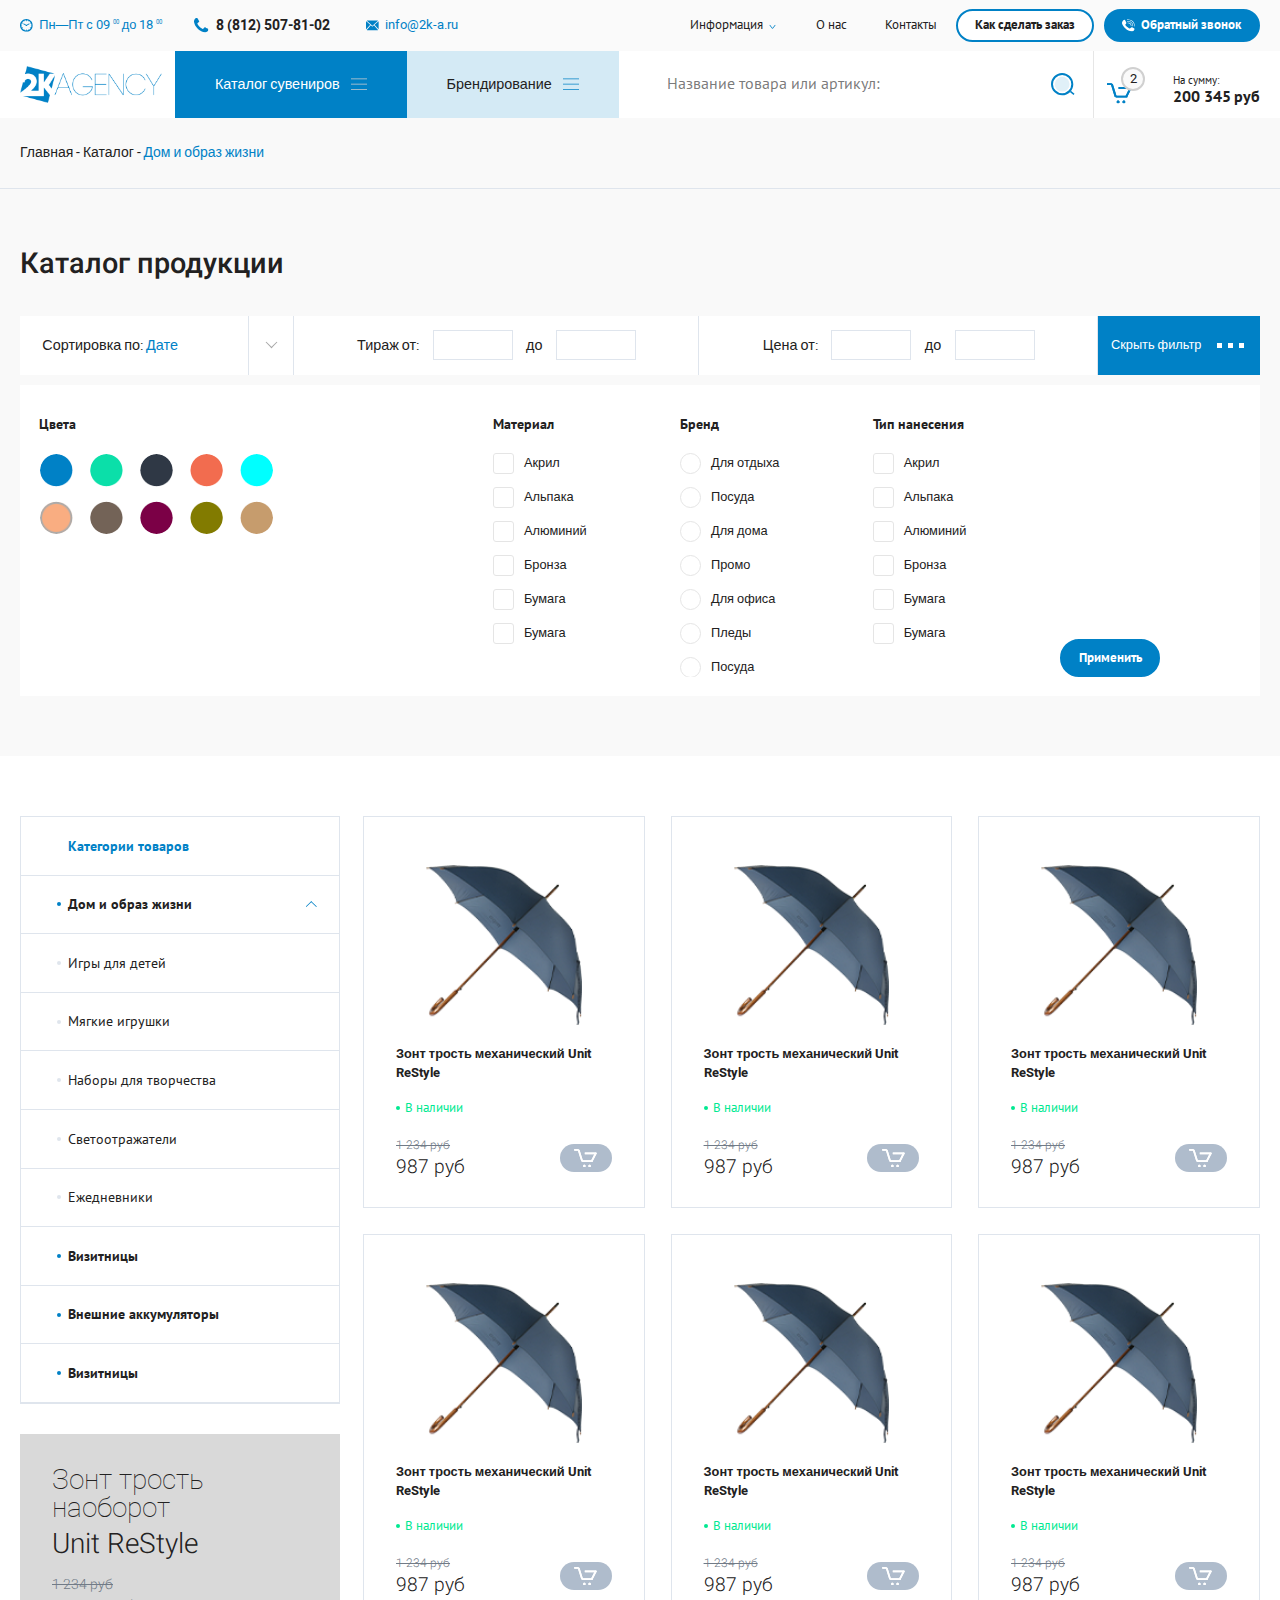
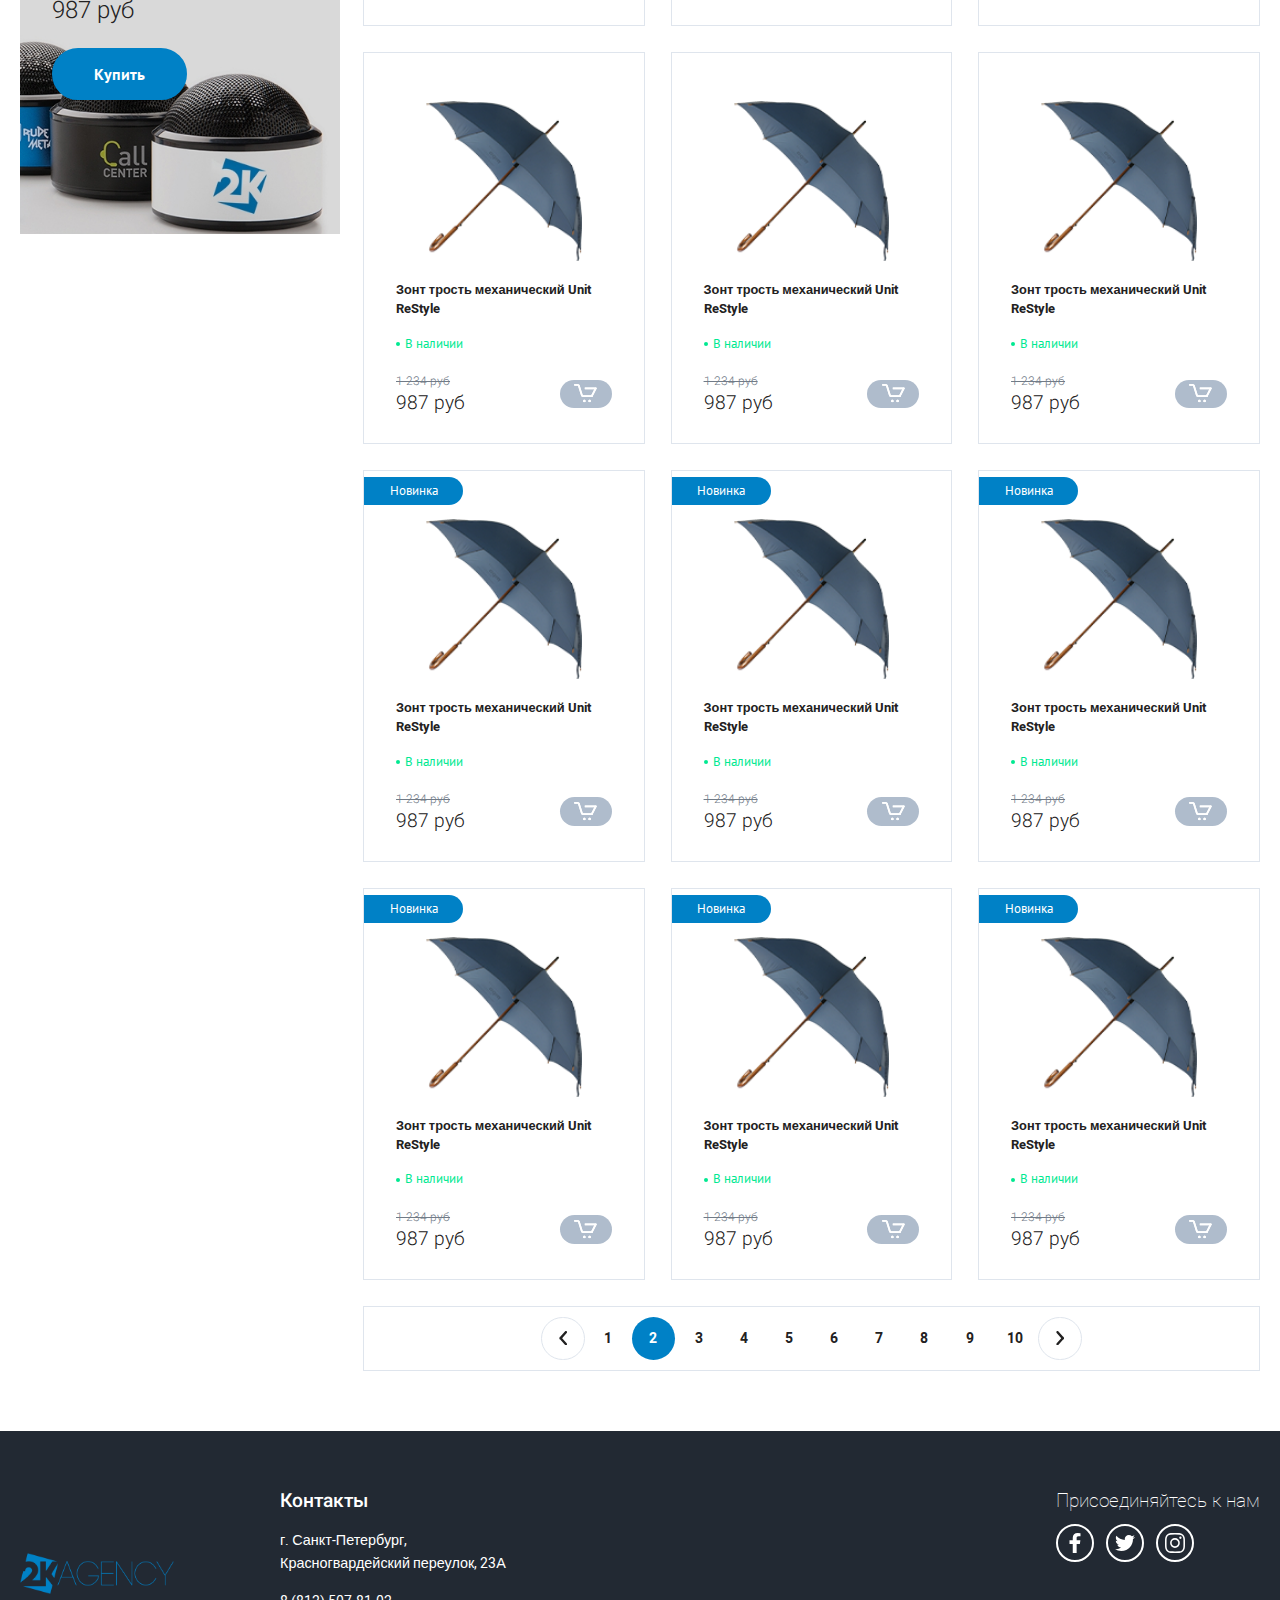
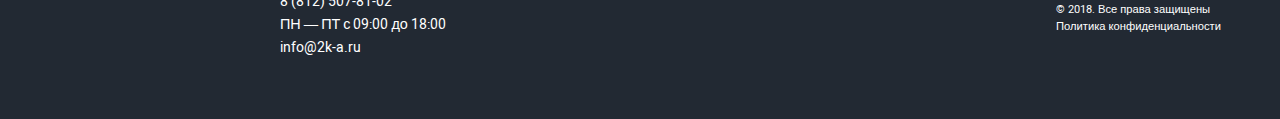
<file: catalog.html>
<!DOCTYPE html>
<html lang="ru">
<head>
	<meta charset="UTF-8">
	<meta name="viewport" content="width=device-width, initial-scale=1.0">
	<link rel="stylesheet" href="css/style.css">
	<title>2k-Agency Catalog</title>
</head>
<body>
	<div class="wrapper">
		<header class="header">
			<div class="header__top flex flex--center flex--between">
				<div class="header__top__mobile">
					<div class="menu-btn">
						<span></span>
						<span></span>
						<span></span>
					</div>
					<a href="#" class="logo">
						<img src="img/logo.png" alt="">
					</a>
				</div>
				<div class="header__top__contact flex flex--center">
					<div class="header__top__contact__item">
						<span class="ico">
							<svg>
								<use xlink:href="#svg-clock"></use>
							</svg>
						</span>
						<span class="text">
							Пн—Пт с 09 <sup>00</sup> до 18 <sup>00 </sup> 
						</span>
					</div>

					<a href="tel:88125078102" class="header__top__contact__item header__top__contact__item--lg">
						<span class="ico">
							<svg>
								<use xlink:href="#svg-call"></use>
							</svg>
						</span>
						<span class="text">
							8 (812) 507-81-02
						</span>
					</a>

					<a href="mailto:info@2k-a.ru" class="header__top__contact__item">
						<span class="ico">
							<svg>
								<use xlink:href="#svg-envelope"></use>
							</svg>
						</span>
						<span class="text">
							info@2k-a.ru
						</span>
					</a>
				</div>

				<div class="header__top__right flex">
					<ul class="header__top__menu flex flex--center">
						<li class="dropdown-link">
							<a href="#">
								Информация
							</a>
							<ul class="header__top__submenu">
								<li><a href="#">О компании</a></li>
								<li><a href="#">Доставка</a></li>
								<li><a href="#">Оплата</a></li>
								<li><a href="#">Оптовикам</a></li>
							</ul>
						</li>
						<li>
							<a href="#">
								О нас
							</a>
						</li>
						<li>
							<a href="#">
								Контакты
							</a>
						</li>
					</ul>

					<div class="header__top__btns flex flex--center">
						<a href="#" class="btn hide-on-mobile btn--lt btn--border">
							Как сделать заказ
						</a>
						<a href="#" class="btn callback btn--flex btn--lt js-callback">
							<span class="ico">
								<svg>
									<use xlink:href="#svg-callback"></use>
								</svg>
							</span>
							<span class="text">Обратный звонок</span>
						</a>
					</div>
				</div>

			</div>

			<div class="header__main flex">
				<div class="menu-btn">
					<span></span>
					<span></span>
					<span></span>
				</div>
				<a href="#" class="logo">
					<img src="img/logo.png" alt="">
				</a>
				<div class="header__main__center flex">
					<ul class="header__main__menu flex">
						<li class="catalog-li">
							<a href="#">
								<span class="text">Каталог сувениров</span>
								<span class="ico">
									<svg>
										<use xlink:href="#svg-burger"></use>
									</svg>
								</span>
							</a>
							<ul class="submenu">
								<li><a href="#">Пишущие инструменты</a></li>
								<li><a href="#">Электроника</a></li>
								<li><a href="#">Сумки и рюкзаки</a></li>
								<li><a href="#">Блокноты и ежедневники</a></li>
								<li><a href="#">Посуда</a></li>
								<li><a href="#">Чехлы</a></li>
								<li><a href="#">Полиграфия</a></li>
								<li><a href="#">Текстиль</a></li>
								<li><a href="#">Награды</a></li>
								<li><a href="#">Зонты</a></li>
								<li><a href="#">Промо-сувениры</a></li>
								<li><a href="#">Таблички и наружная реклама</a></li>
								<li><a href="#">Пакеты</a></li>
								<li><a href="#">Бейджи, шильды, номерки</a></li>
								<li><a href="#">Таблички и наружная реклама</a></li>
							</ul>
						</li>
						<li>
							<a href="#">
								<span class="text">Брендирование</span>
								<span class="ico">
									<svg>
										<use xlink:href="#svg-burger"></use>
									</svg>
								</span>
							</a>
							<ul class="submenu">
								<li><a href="#">инструменты</a></li>
								<li><a href="#">Электроника</a></li>
								<li><a href="#">Сумки и рюкзаки</a></li>
								<li><a href="#">Блокноты и ежедневники</a></li>
								<li><a href="#">Посуда</a></li>
								<li><a href="#">Чехлы</a></li>
								<li><a href="#">Полиграфия</a></li>
								<li><a href="#">Текстиль</a></li>
								<li><a href="#">Награды</a></li>
								<li><a href="#">Зонты</a></li>
								<li><a href="#">Промо-сувениры</a></li>
							</ul>
						</li>
					</ul>

					<div class="header__main__search">
						<form action="#">
							<input type="search" class="search-input" placeholder="Название товара или артикул:">
							<button type="submit" class="search-btn">
								<img src="img/icons/search.svg" alt="">
							</button>
						</form>
					</div>
				</div>
				<a href='#' class="header-cart flex">
					<div class="header-cart__current">
						
						<span class="gods-count">2</span>
						<div class="ico">
							<svg>
								<use xlink:href="#svg-cart"></use>
							</svg>
						</div>
					</div>
					<div class="header-cart__total">
						<span class="header-cart__total__title">На сумму: </span>
						<div class="header-cart__total__summa">200 345</div>
					</div>
				</a>
			</div>

		</header>
		<main class="main">
			<section class="breadcrumbs-block grey-bg-light">
				<div class="container">
					<ul class="breadcrumbs flex flex--wrap">
						<li><a href="#">Главная</a></li>
						<li><a href="#">Каталог</a></li>
						<li>Дом и образ жизни</li>
					</ul>
				</div>
			</section>
			
			<section class="section grey-bg-light catalog">
				<div class="container">
					<div class="title">
						<h2>Каталог продукции</h2>
					</div>

					<div class="sort-row flex flex--between">
						<div class="select sort">
							<span class="placeholder">Сортировка по: <span class="placeholder-text">Дате</span></span>
							<ul>
								<li data-value="date">Дате</li>
								<li data-value="add">Добавлению</li>
								<li data-value="rait">Рейтингу</li>
								<li data-value="color">Цветам</li>
							</ul>
							<input type="hidden" name="changeme"/>
						</div>

						<div class="sort__item flex flex--center">
							<span>Тираж от:</span>
							<input type="text" class="sort-input">
							<span>до</span>
							<input type="text" class="sort-input">
						</div>

						<div class="sort__item flex flex--center">
							<span>Цена от:</span>
							<input type="text" class="sort-input">
							<span>до</span>
							<input type="text" class="sort-input">
						</div>

						<div class="filter-btn js-filter-btn flex flex--center">
							<span class="filter-btn__text"></span>
							<span class="filter-btn__dots flex flex--center">
								<span class="dot"></span>
							</span>
						</div>
					</div>

					<div class="filter js-filter">
						<form action="#" class="flex">
							<div class="filter__item filter__item--lg">
								<div class="filter__item__title">Цвета</div>
								<ul class="color-list flex flex--wrap">
									<li>
										<div class="color">
											<input type="checkbox" id="color-1">
											<label for="color-1"><img src="img/colors/color-1.png" alt=""></label>
										</div>
									</li>
									<li>
										<div class="color">
											<input type="checkbox" id="color-2">
											<label for="color-2"><img src="img/colors/color-2.png" alt=""></label>
										</div>
									</li>
									<li>
										<div class="color">
											<input type="checkbox" id="color-3">
											<label for="color-3"><img src="img/colors/color-3.png" alt=""></label>
										</div>
									</li>
									<li>
										<div class="color">
											<input type="checkbox" id="color-4">
											<label for="color-4"><img src="img/colors/color-4.png" alt=""></label>
										</div>
									</li>
									<li>
										<div class="color">
											<input type="checkbox" id="color-5">
											<label for="color-5"><img src="img/colors/color-5.png" alt=""></label>
										</div>
									</li>
									<li>
										<div class="color">
											<input type="checkbox" id="color-6">
											<label for="color-6"><img src="img/colors/color-6.png" alt=""></label>
										</div>
									</li>
									<li>
										<div class="color">
											<input type="checkbox" id="color-7">
											<label for="color-7"><img src="img/colors/color-7.png" alt=""></label>
										</div>
									</li>
									<li>
										<div class="color">
											<input type="checkbox" id="color-8">
											<label for="color-8"><img src="img/colors/color-8.png" alt=""></label>
										</div>
									</li>
									<li>
										<div class="color">
											<input type="checkbox" id="color-9">
											<label for="color-9"><img src="img/colors/color-9.png" alt=""></label>
										</div>
									</li>
									<li>
										<div class="color">
											<input type="checkbox" id="color-10">
											<label for="color-10"><img src="img/colors/color-10.png" alt=""></label>
										</div>
									</li>
								</ul>
							</div>
							<div class="filter__item">
								<div class="filter__item__title">Материал</div>
								<ul class="filter-menu">
									<li>
										<div class="checkbox">
											<input type="checkbox" id="check-1">
											<label for="check-1">
												Акрил
											</label>
										</div>
										<div class="checkbox">
											<input type="checkbox" id="check-2">
											<label for="check-2">
												Альпака
											</label>
										</div>
										<div class="checkbox">
											<input type="checkbox" id="check-3">
											<label for="check-3">
												Алюминий
											</label>
										</div>
										<div class="checkbox">
											<input type="checkbox" id="check-4">
											<label for="check-4">
												Бронза
											</label>
										</div>
										<div class="checkbox">
											<input type="checkbox" id="check-5">
											<label for="check-5">
												Бумага
											</label>
										</div>
										<div class="checkbox">
											<input type="checkbox" id="check-6">
											<label for="check-6">
												Бумага
											</label>
										</div>
									</li>
								</ul>
							</div>
							<div class="filter__item">
								<div class="filter__item__title">Бренд</div>
								<ul class="filter-menu">
									<li>
										<div class="radio">
											<input type="radio" name="radio" id="check-7">
											<label for="check-7">
												Для отдыха
											</label>
										</div>
										<div class="radio">
											<input type="radio" name="radio" id="check-8">
											<label for="check-8">
												Посуда
											</label>
										</div>
										<div class="radio">
											<input type="radio" name="radio" id="check-9">
											<label for="check-9">
												Для дома 
											</label>
										</div>
										<div class="radio">
											<input  type="radio" name="radio" id="check-10">
											<label for="check-10">
												Промо
											</label>
										</div>
										<div class="radio">
											<input  type="radio" name="radio" id="check-11">
											<label for="check-11">
												Для офиса 
											</label>
										</div>
										<div class="radio">
											<input  type="radio" name="radio" id="check-12">
											<label for="check-12">
												Пледы
											</label>
										</div>
										<div class="radio">
											<input type="radio" name="radio" id="check-13">
											<label for="check-13">
												Посуда
											</label>
										</div>
										<div class="radio">
											<input type="radio" name="radio" id="check-14">
											<label for="check-14">
												Для дома 
											</label>
										</div>
										<div class="radio">
											<input  type="radio" name="radio" id="check-15">
											<label for="check-15">
												Промо
											</label>
										</div>
										<div class="radio">
											<input  type="radio" name="radio" id="check-16">
											<label for="check-16">
												Для офиса 
											</label>
										</div>
									</li>
								</ul>
							</div>
							<div class="filter__item">
								<div class="filter__item__title">Тип нанесения</div>
								<ul class="filter-menu">
									<li>
										<div class="checkbox">
											<input type="checkbox" id="check-131">
											<label for="check-131">
												Акрил
											</label>
										</div>
										<div class="checkbox">
											<input type="checkbox" id="check-141">
											<label for="check-141">
												Альпака
											</label>
										</div>
										<div class="checkbox">
											<input type="checkbox" id="check-151">
											<label for="check-151">
												Алюминий
											</label>
										</div>
										<div class="checkbox">
											<input type="checkbox" id="check-161">
											<label for="check-161">
												Бронза
											</label>
										</div>
										<div class="checkbox">
											<input type="checkbox" id="check-171">
											<label for="check-171">
												Бумага
											</label>
										</div>
										<div class="checkbox">
											<input type="checkbox" id="check-181">
											<label for="check-181">
												Бумага
											</label>
										</div>
									</li>
								</ul>
							</div>
							<div class="filter__item">
								<div class="filter-btn-container">
									<input type="submit" class="btn btn--lt" value="Применить">
								</div>
							</div>
						</form>
					</div>
				</div>
			</section>

			<section class="catalog-content section">
				<div class="container flex">
					<aside class="catalog-content__aside">
						<div class="aside__content">
							<div class="aside__title">
								Категории товаров
							</div>
							<ul class="aside-menu">
								<li class="drop-link active">
									<a href="#">Дом и образ жизни</a>
									<ul class="aside-dropdown">
										<li><a href="#">Игры для детей</a></li>
										<li><a href="#">Мягкие игрушки</a></li>
										<li><a href="#">Наборы для творчества</a></li>
										<li><a href="#">Светоотражатели</a></li>
										<li><a href="#">Ежедневники</a></li>
									</ul>
								</li>
								<li><a href="#">Визитницы</a></li>
								<li><a href="#">Внешние аккумуляторы</a></li>
								<li><a href="#">Визитницы</a></li>
							</ul>
						</div>
						<div class="banner banner--lt">
							<div class="banner__content">
								<div class="banner__top">
									<div class="banner__title">
										Зонт трость наоборот 
									</div>
									<div class="gods-name">
										Unit ReStyle
									</div>
								</div>
								<div class="banner__center">
									<div class="banner__price">
										<span class="old-price">1 234 руб</span>
										<span class="current-price">987 руб</span>
									</div>
									<a href="#" class="btn" tabindex="0">Купить</a>
								</div>
							</div>
						</div>
					</aside>
					<div class="catalog-content__body">
						<div class="product-list flex flex--wrap">
							<div class="product-slider__item">
								<div class="product-slider__god">

									<div class="product-slider__img">
										<img src="img/slides/slide-1.png" alt="">
									</div>

									<a href="#" class="product-slider__title">
										Зонт трость механический Unit 
										ReStyle
									</a>

									<div class="status status--success">В наличии</div>

									<div class="product-slider__row flex flex--center flex--between">
										<div class="price-block">
											<span class="old-price">1 234 руб</span>
											<span class="current-price">987 руб</span>
										</div>
										<a href="#" class="to-cart">
											<svg>
												<use xlink:href="#svg-cart"></use>
											</svg>
										</a>
									</div>

									<div class="product-data">
										<div class="product-data__top">
											<span class="blue">Доступно: </span>1242
										</div>
										<div class="product-data__title">Цвет</div>
										<ul class="product-data__list flex flex--wrap">
											<li><a href="#"><img src="img/catalog/product-data_color.jpg" alt=""></a></li>
											<li><a href="#"><img src="img/catalog/product-data_color.jpg" alt=""></a></li>
											<li><a href="#"><img src="img/catalog/product-data_color.jpg" alt=""></a></li>
											<li><a href="#"><img src="img/catalog/product-data_color.jpg" alt=""></a></li>
											<li><a href="#"><img src="img/catalog/product-data_color.jpg" alt=""></a></li>
										</ul>
										<div class="product-data__row flex flex--between flex--center">
											<input type="text" class="product-data__input sort-input" placeholder="Тираж:">
											<a href="#" class="to-cart to-cart--lg">
												<span class="ico">
													<svg>
														<use xlink:href="#svg-cart"></use>
													</svg>
												</span>
												<span class="text">В корзину</span>
											</a>
										</div>
									</div>

								</div>
							</div>
							<div class="product-slider__item">
								<div class="product-slider__god">

									<div class="product-slider__img">
										<img src="img/slides/slide-1.png" alt="">
									</div>

									<a href="#" class="product-slider__title">
										Зонт трость механический Unit 
										ReStyle
									</a>

									<div class="status status--success">В наличии</div>

									<div class="product-slider__row flex flex--center flex--between">
										<div class="price-block">
											<span class="old-price">1 234 руб</span>
											<span class="current-price">987 руб</span>
										</div>
										<a href="#" class="to-cart">
											<svg>
												<use xlink:href="#svg-cart"></use>
											</svg>
										</a>
									</div>

									<div class="product-data">
										<div class="product-data__top">
											<span class="blue">Доступно: </span>1242
										</div>
										<div class="product-data__title">Цвет</div>
										<ul class="product-data__list flex flex--wrap">
											<li><a href="#"><img src="img/catalog/product-data_color.jpg" alt=""></a></li>
											<li><a href="#"><img src="img/catalog/product-data_color.jpg" alt=""></a></li>
											<li><a href="#"><img src="img/catalog/product-data_color.jpg" alt=""></a></li>
											<li><a href="#"><img src="img/catalog/product-data_color.jpg" alt=""></a></li>
											<li><a href="#"><img src="img/catalog/product-data_color.jpg" alt=""></a></li>
										</ul>
										<div class="product-data__row flex flex--between flex--center">
											<input type="text" class="product-data__input sort-input" placeholder="Тираж:">
											<a href="#" class="to-cart to-cart--lg">
												<span class="ico">
													<svg>
														<use xlink:href="#svg-cart"></use>
													</svg>
												</span>
												<span class="text">В корзину</span>
											</a>
										</div>
									</div>

								</div>
							</div>
							<div class="product-slider__item">
								<div class="product-slider__god">

									<div class="product-slider__img">
										<img src="img/slides/slide-1.png" alt="">
									</div>

									<a href="#" class="product-slider__title">
										Зонт трость механический Unit 
										ReStyle
									</a>

									<div class="status status--success">В наличии</div>

									<div class="product-slider__row flex flex--center flex--between">
										<div class="price-block">
											<span class="old-price">1 234 руб</span>
											<span class="current-price">987 руб</span>
										</div>
										<a href="#" class="to-cart">
											<svg>
												<use xlink:href="#svg-cart"></use>
											</svg>
										</a>
									</div>

									<div class="product-data">
										<div class="product-data__top">
											<span class="blue">Доступно: </span>1242
										</div>
										<div class="product-data__title">Цвет</div>
										<ul class="product-data__list flex flex--wrap">
											<li><a href="#"><img src="img/catalog/product-data_color.jpg" alt=""></a></li>
											<li><a href="#"><img src="img/catalog/product-data_color.jpg" alt=""></a></li>
											<li><a href="#"><img src="img/catalog/product-data_color.jpg" alt=""></a></li>
											<li><a href="#"><img src="img/catalog/product-data_color.jpg" alt=""></a></li>
											<li><a href="#"><img src="img/catalog/product-data_color.jpg" alt=""></a></li>
										</ul>
										<div class="product-data__row flex flex--between flex--center">
											<input type="text" class="product-data__input sort-input" placeholder="Тираж:">
											<a href="#" class="to-cart to-cart--lg">
												<span class="ico">
													<svg>
														<use xlink:href="#svg-cart"></use>
													</svg>
												</span>
												<span class="text">В корзину</span>
											</a>
										</div>
									</div>

								</div>
							</div>
							<div class="product-slider__item">
								<div class="product-slider__god">

									<div class="product-slider__img">
										<img src="img/slides/slide-1.png" alt="">
									</div>

									<a href="#" class="product-slider__title">
										Зонт трость механический Unit 
										ReStyle
									</a>

									<div class="status status--success">В наличии</div>

									<div class="product-slider__row flex flex--center flex--between">
										<div class="price-block">
											<span class="old-price">1 234 руб</span>
											<span class="current-price">987 руб</span>
										</div>
										<a href="#" class="to-cart">
											<svg>
												<use xlink:href="#svg-cart"></use>
											</svg>
										</a>
									</div>

									<div class="product-data">
										<div class="product-data__top">
											<span class="blue">Доступно: </span>1242
										</div>
										<div class="product-data__title">Цвет</div>
										<ul class="product-data__list flex flex--wrap">
											<li><a href="#"><img src="img/catalog/product-data_color.jpg" alt=""></a></li>
											<li><a href="#"><img src="img/catalog/product-data_color.jpg" alt=""></a></li>
											<li><a href="#"><img src="img/catalog/product-data_color.jpg" alt=""></a></li>
											<li><a href="#"><img src="img/catalog/product-data_color.jpg" alt=""></a></li>
											<li><a href="#"><img src="img/catalog/product-data_color.jpg" alt=""></a></li>
										</ul>
										<div class="product-data__row flex flex--between flex--center">
											<input type="text" class="product-data__input sort-input" placeholder="Тираж:">
											<a href="#" class="to-cart to-cart--lg">
												<span class="ico">
													<svg>
														<use xlink:href="#svg-cart"></use>
													</svg>
												</span>
												<span class="text">В корзину</span>
											</a>
										</div>
									</div>

								</div>
							</div>
							<div class="product-slider__item">
								<div class="product-slider__god">

									<div class="product-slider__img">
										<img src="img/slides/slide-1.png" alt="">
									</div>

									<a href="#" class="product-slider__title">
										Зонт трость механический Unit 
										ReStyle
									</a>

									<div class="status status--success">В наличии</div>

									<div class="product-slider__row flex flex--center flex--between">
										<div class="price-block">
											<span class="old-price">1 234 руб</span>
											<span class="current-price">987 руб</span>
										</div>
										<a href="#" class="to-cart">
											<svg>
												<use xlink:href="#svg-cart"></use>
											</svg>
										</a>
									</div>

									<div class="product-data">
										<div class="product-data__top">
											<span class="blue">Доступно: </span>1242
										</div>
										<div class="product-data__title">Цвет</div>
										<ul class="product-data__list flex flex--wrap">
											<li><a href="#"><img src="img/catalog/product-data_color.jpg" alt=""></a></li>
											<li><a href="#"><img src="img/catalog/product-data_color.jpg" alt=""></a></li>
											<li><a href="#"><img src="img/catalog/product-data_color.jpg" alt=""></a></li>
											<li><a href="#"><img src="img/catalog/product-data_color.jpg" alt=""></a></li>
											<li><a href="#"><img src="img/catalog/product-data_color.jpg" alt=""></a></li>
										</ul>
										<div class="product-data__row flex flex--between flex--center">
											<input type="text" class="product-data__input sort-input" placeholder="Тираж:">
											<a href="#" class="to-cart to-cart--lg">
												<span class="ico">
													<svg>
														<use xlink:href="#svg-cart"></use>
													</svg>
												</span>
												<span class="text">В корзину</span>
											</a>
										</div>
									</div>

								</div>
							</div>
							<div class="product-slider__item">
								<div class="product-slider__god">

									<div class="product-slider__img">
										<img src="img/slides/slide-1.png" alt="">
									</div>

									<a href="#" class="product-slider__title">
										Зонт трость механический Unit 
										ReStyle
									</a>

									<div class="status status--success">В наличии</div>

									<div class="product-slider__row flex flex--center flex--between">
										<div class="price-block">
											<span class="old-price">1 234 руб</span>
											<span class="current-price">987 руб</span>
										</div>
										<a href="#" class="to-cart">
											<svg>
												<use xlink:href="#svg-cart"></use>
											</svg>
										</a>
									</div>

									<div class="product-data">
										<div class="product-data__top">
											<span class="blue">Доступно: </span>1242
										</div>
										<div class="product-data__title">Цвет</div>
										<ul class="product-data__list flex flex--wrap">
											<li><a href="#"><img src="img/catalog/product-data_color.jpg" alt=""></a></li>
											<li><a href="#"><img src="img/catalog/product-data_color.jpg" alt=""></a></li>
											<li><a href="#"><img src="img/catalog/product-data_color.jpg" alt=""></a></li>
											<li><a href="#"><img src="img/catalog/product-data_color.jpg" alt=""></a></li>
											<li><a href="#"><img src="img/catalog/product-data_color.jpg" alt=""></a></li>
										</ul>
										<div class="product-data__row flex flex--between flex--center">
											<input type="text" class="product-data__input sort-input" placeholder="Тираж:">
											<a href="#" class="to-cart to-cart--lg">
												<span class="ico">
													<svg>
														<use xlink:href="#svg-cart"></use>
													</svg>
												</span>
												<span class="text">В корзину</span>
											</a>
										</div>
									</div>

								</div>
							</div>
							<div class="product-slider__item">
								<div class="product-slider__god">

									<div class="product-slider__img">
										<img src="img/slides/slide-1.png" alt="">
									</div>

									<a href="#" class="product-slider__title">
										Зонт трость механический Unit 
										ReStyle
									</a>

									<div class="status status--success">В наличии</div>

									<div class="product-slider__row flex flex--center flex--between">
										<div class="price-block">
											<span class="old-price">1 234 руб</span>
											<span class="current-price">987 руб</span>
										</div>
										<a href="#" class="to-cart">
											<svg>
												<use xlink:href="#svg-cart"></use>
											</svg>
										</a>
									</div>

									<div class="product-data">
										<div class="product-data__top">
											<span class="blue">Доступно: </span>1242
										</div>
										<div class="product-data__title">Цвет</div>
										<ul class="product-data__list flex flex--wrap">
											<li><a href="#"><img src="img/catalog/product-data_color.jpg" alt=""></a></li>
											<li><a href="#"><img src="img/catalog/product-data_color.jpg" alt=""></a></li>
											<li><a href="#"><img src="img/catalog/product-data_color.jpg" alt=""></a></li>
											<li><a href="#"><img src="img/catalog/product-data_color.jpg" alt=""></a></li>
											<li><a href="#"><img src="img/catalog/product-data_color.jpg" alt=""></a></li>
										</ul>
										<div class="product-data__row flex flex--between flex--center">
											<input type="text" class="product-data__input sort-input" placeholder="Тираж:">
											<a href="#" class="to-cart to-cart--lg">
												<span class="ico">
													<svg>
														<use xlink:href="#svg-cart"></use>
													</svg>
												</span>
												<span class="text">В корзину</span>
											</a>
										</div>
									</div>

								</div>
							</div>
							<div class="product-slider__item">
								<div class="product-slider__god">

									<div class="product-slider__img">
										<img src="img/slides/slide-1.png" alt="">
									</div>

									<a href="#" class="product-slider__title">
										Зонт трость механический Unit 
										ReStyle
									</a>

									<div class="status status--success">В наличии</div>

									<div class="product-slider__row flex flex--center flex--between">
										<div class="price-block">
											<span class="old-price">1 234 руб</span>
											<span class="current-price">987 руб</span>
										</div>
										<a href="#" class="to-cart">
											<svg>
												<use xlink:href="#svg-cart"></use>
											</svg>
										</a>
									</div>

									<div class="product-data">
										<div class="product-data__top">
											<span class="blue">Доступно: </span>1242
										</div>
										<div class="product-data__title">Цвет</div>
										<ul class="product-data__list flex flex--wrap">
											<li><a href="#"><img src="img/catalog/product-data_color.jpg" alt=""></a></li>
											<li><a href="#"><img src="img/catalog/product-data_color.jpg" alt=""></a></li>
											<li><a href="#"><img src="img/catalog/product-data_color.jpg" alt=""></a></li>
											<li><a href="#"><img src="img/catalog/product-data_color.jpg" alt=""></a></li>
											<li><a href="#"><img src="img/catalog/product-data_color.jpg" alt=""></a></li>
										</ul>
										<div class="product-data__row flex flex--between flex--center">
											<input type="text" class="product-data__input sort-input" placeholder="Тираж:">
											<a href="#" class="to-cart to-cart--lg">
												<span class="ico">
													<svg>
														<use xlink:href="#svg-cart"></use>
													</svg>
												</span>
												<span class="text">В корзину</span>
											</a>
										</div>
									</div>

								</div>
							</div>
							<div class="product-slider__item">
								<div class="product-slider__god">

									<div class="product-slider__img">
										<img src="img/slides/slide-1.png" alt="">
									</div>

									<a href="#" class="product-slider__title">
										Зонт трость механический Unit 
										ReStyle
									</a>

									<div class="status status--success">В наличии</div>

									<div class="product-slider__row flex flex--center flex--between">
										<div class="price-block">
											<span class="old-price">1 234 руб</span>
											<span class="current-price">987 руб</span>
										</div>
										<a href="#" class="to-cart">
											<svg>
												<use xlink:href="#svg-cart"></use>
											</svg>
										</a>
									</div>

									<div class="product-data">
										<div class="product-data__top">
											<span class="blue">Доступно: </span>1242
										</div>
										<div class="product-data__title">Цвет</div>
										<ul class="product-data__list flex flex--wrap">
											<li><a href="#"><img src="img/catalog/product-data_color.jpg" alt=""></a></li>
											<li><a href="#"><img src="img/catalog/product-data_color.jpg" alt=""></a></li>
											<li><a href="#"><img src="img/catalog/product-data_color.jpg" alt=""></a></li>
											<li><a href="#"><img src="img/catalog/product-data_color.jpg" alt=""></a></li>
											<li><a href="#"><img src="img/catalog/product-data_color.jpg" alt=""></a></li>
										</ul>
										<div class="product-data__row flex flex--between flex--center">
											<input type="text" class="product-data__input sort-input" placeholder="Тираж:">
											<a href="#" class="to-cart to-cart--lg">
												<span class="ico">
													<svg>
														<use xlink:href="#svg-cart"></use>
													</svg>
												</span>
												<span class="text">В корзину</span>
											</a>
										</div>
									</div>

								</div>
							</div>
							<div class="product-slider__item">
								<div class="product-slider__god">

									<span class="bage">Новинка</span>

									<div class="product-slider__img">
										<img src="img/slides/slide-1.png" alt="">
									</div>

									<a href="#" class="product-slider__title">
										Зонт трость механический Unit 
										ReStyle
									</a>

									<div class="status status--success">В наличии</div>

									<div class="product-slider__row flex flex--center flex--between">
										<div class="price-block">
											<span class="old-price">1 234 руб</span>
											<span class="current-price">987 руб</span>
										</div>
										<a href="#" class="to-cart">
											<svg>
												<use xlink:href="#svg-cart"></use>
											</svg>
										</a>
									</div>

									<div class="product-data">
										<div class="product-data__top">
											<span class="blue">Доступно: </span>1242
										</div>
										<div class="product-data__title">Цвет</div>
										<ul class="product-data__list flex flex--wrap">
											<li><a href="#"><img src="img/catalog/product-data_color.jpg" alt=""></a></li>
											<li><a href="#"><img src="img/catalog/product-data_color.jpg" alt=""></a></li>
											<li><a href="#"><img src="img/catalog/product-data_color.jpg" alt=""></a></li>
											<li><a href="#"><img src="img/catalog/product-data_color.jpg" alt=""></a></li>
											<li><a href="#"><img src="img/catalog/product-data_color.jpg" alt=""></a></li>
										</ul>
										<div class="product-data__row flex flex--between flex--center">
											<input type="text" class="product-data__input sort-input" placeholder="Тираж:">
											<a href="#" class="to-cart to-cart--lg">
												<span class="ico">
													<svg>
														<use xlink:href="#svg-cart"></use>
													</svg>
												</span>
												<span class="text">В корзину</span>
											</a>
										</div>
									</div>

								</div>
							</div>
							<div class="product-slider__item">
								<div class="product-slider__god">

									<span class="bage">Новинка</span>

									<div class="product-slider__img">
										<img src="img/slides/slide-1.png" alt="">
									</div>

									<a href="#" class="product-slider__title">
										Зонт трость механический Unit 
										ReStyle
									</a>

									<div class="status status--success">В наличии</div>

									<div class="product-slider__row flex flex--center flex--between">
										<div class="price-block">
											<span class="old-price">1 234 руб</span>
											<span class="current-price">987 руб</span>
										</div>
										<a href="#" class="to-cart">
											<svg>
												<use xlink:href="#svg-cart"></use>
											</svg>
										</a>
									</div>

									<div class="product-data">
										<div class="product-data__top">
											<span class="blue">Доступно: </span>1242
										</div>
										<div class="product-data__title">Цвет</div>
										<ul class="product-data__list flex flex--wrap">
											<li><a href="#"><img src="img/catalog/product-data_color.jpg" alt=""></a></li>
											<li><a href="#"><img src="img/catalog/product-data_color.jpg" alt=""></a></li>
											<li><a href="#"><img src="img/catalog/product-data_color.jpg" alt=""></a></li>
											<li><a href="#"><img src="img/catalog/product-data_color.jpg" alt=""></a></li>
											<li><a href="#"><img src="img/catalog/product-data_color.jpg" alt=""></a></li>
										</ul>
										<div class="product-data__row flex flex--between flex--center">
											<input type="text" class="product-data__input sort-input" placeholder="Тираж:">
											<a href="#" class="to-cart to-cart--lg">
												<span class="ico">
													<svg>
														<use xlink:href="#svg-cart"></use>
													</svg>
												</span>
												<span class="text">В корзину</span>
											</a>
										</div>
									</div>

								</div>
							</div>
							<div class="product-slider__item">
								<div class="product-slider__god">

									<span class="bage">Новинка</span>

									<div class="product-slider__img">
										<img src="img/slides/slide-1.png" alt="">
									</div>

									<a href="#" class="product-slider__title">
										Зонт трость механический Unit 
										ReStyle
									</a>

									<div class="status status--success">В наличии</div>

									<div class="product-slider__row flex flex--center flex--between">
										<div class="price-block">
											<span class="old-price">1 234 руб</span>
											<span class="current-price">987 руб</span>
										</div>
										<a href="#" class="to-cart">
											<svg>
												<use xlink:href="#svg-cart"></use>
											</svg>
										</a>
									</div>

									<div class="product-data">
										<div class="product-data__top">
											<span class="blue">Доступно: </span>1242
										</div>
										<div class="product-data__title">Цвет</div>
										<ul class="product-data__list flex flex--wrap">
											<li><a href="#"><img src="img/catalog/product-data_color.jpg" alt=""></a></li>
											<li><a href="#"><img src="img/catalog/product-data_color.jpg" alt=""></a></li>
											<li><a href="#"><img src="img/catalog/product-data_color.jpg" alt=""></a></li>
											<li><a href="#"><img src="img/catalog/product-data_color.jpg" alt=""></a></li>
											<li><a href="#"><img src="img/catalog/product-data_color.jpg" alt=""></a></li>
										</ul>
										<div class="product-data__row flex flex--between flex--center">
											<input type="text" class="product-data__input sort-input" placeholder="Тираж:">
											<a href="#" class="to-cart to-cart--lg">
												<span class="ico">
													<svg>
														<use xlink:href="#svg-cart"></use>
													</svg>
												</span>
												<span class="text">В корзину</span>
											</a>
										</div>
									</div>

								</div>
							</div>
							<div class="product-slider__item">
								<div class="product-slider__god">

									<span class="bage">Новинка</span>

									<div class="product-slider__img">
										<img src="img/slides/slide-1.png" alt="">
									</div>

									<a href="#" class="product-slider__title">
										Зонт трость механический Unit 
										ReStyle
									</a>

									<div class="status status--success">В наличии</div>

									<div class="product-slider__row flex flex--center flex--between">
										<div class="price-block">
											<span class="old-price">1 234 руб</span>
											<span class="current-price">987 руб</span>
										</div>
										<a href="#" class="to-cart">
											<svg>
												<use xlink:href="#svg-cart"></use>
											</svg>
										</a>
									</div>

									<div class="product-data">
										<div class="product-data__top">
											<span class="blue">Доступно: </span>1242
										</div>
										<div class="product-data__title">Цвет</div>
										<ul class="product-data__list flex flex--wrap">
											<li><a href="#"><img src="img/catalog/product-data_color.jpg" alt=""></a></li>
											<li><a href="#"><img src="img/catalog/product-data_color.jpg" alt=""></a></li>
											<li><a href="#"><img src="img/catalog/product-data_color.jpg" alt=""></a></li>
											<li><a href="#"><img src="img/catalog/product-data_color.jpg" alt=""></a></li>
											<li><a href="#"><img src="img/catalog/product-data_color.jpg" alt=""></a></li>
										</ul>
										<div class="product-data__row flex flex--between flex--center">
											<input type="text" class="product-data__input sort-input" placeholder="Тираж:">
											<a href="#" class="to-cart to-cart--lg">
												<span class="ico">
													<svg>
														<use xlink:href="#svg-cart"></use>
													</svg>
												</span>
												<span class="text">В корзину</span>
											</a>
										</div>
									</div>

								</div>
							</div>
							<div class="product-slider__item">
								<div class="product-slider__god">

									<span class="bage">Новинка</span>

									<div class="product-slider__img">
										<img src="img/slides/slide-1.png" alt="">
									</div>

									<a href="#" class="product-slider__title">
										Зонт трость механический Unit 
										ReStyle
									</a>

									<div class="status status--success">В наличии</div>

									<div class="product-slider__row flex flex--center flex--between">
										<div class="price-block">
											<span class="old-price">1 234 руб</span>
											<span class="current-price">987 руб</span>
										</div>
										<a href="#" class="to-cart">
											<svg>
												<use xlink:href="#svg-cart"></use>
											</svg>
										</a>
									</div>

									<div class="product-data">
										<div class="product-data__top">
											<span class="blue">Доступно: </span>1242
										</div>
										<div class="product-data__title">Цвет</div>
										<ul class="product-data__list flex flex--wrap">
											<li><a href="#"><img src="img/catalog/product-data_color.jpg" alt=""></a></li>
											<li><a href="#"><img src="img/catalog/product-data_color.jpg" alt=""></a></li>
											<li><a href="#"><img src="img/catalog/product-data_color.jpg" alt=""></a></li>
											<li><a href="#"><img src="img/catalog/product-data_color.jpg" alt=""></a></li>
											<li><a href="#"><img src="img/catalog/product-data_color.jpg" alt=""></a></li>
										</ul>
										<div class="product-data__row flex flex--between flex--center">
											<input type="text" class="product-data__input sort-input" placeholder="Тираж:">
											<a href="#" class="to-cart to-cart--lg">
												<span class="ico">
													<svg>
														<use xlink:href="#svg-cart"></use>
													</svg>
												</span>
												<span class="text">В корзину</span>
											</a>
										</div>
									</div>

								</div>
							</div>
							<div class="product-slider__item">
								<div class="product-slider__god">

									<span class="bage">Новинка</span>

									<div class="product-slider__img">
										<img src="img/slides/slide-1.png" alt="">
									</div>

									<a href="#" class="product-slider__title">
										Зонт трость механический Unit 
										ReStyle
									</a>

									<div class="status status--success">В наличии</div>

									<div class="product-slider__row flex flex--center flex--between">
										<div class="price-block">
											<span class="old-price">1 234 руб</span>
											<span class="current-price">987 руб</span>
										</div>
										<a href="#" class="to-cart">
											<svg>
												<use xlink:href="#svg-cart"></use>
											</svg>
										</a>
									</div>

									<div class="product-data">
										<div class="product-data__top">
											<span class="blue">Доступно: </span>1242
										</div>
										<div class="product-data__title">Цвет</div>
										<ul class="product-data__list flex flex--wrap">
											<li><a href="#"><img src="img/catalog/product-data_color.jpg" alt=""></a></li>
											<li><a href="#"><img src="img/catalog/product-data_color.jpg" alt=""></a></li>
											<li><a href="#"><img src="img/catalog/product-data_color.jpg" alt=""></a></li>
											<li><a href="#"><img src="img/catalog/product-data_color.jpg" alt=""></a></li>
											<li><a href="#"><img src="img/catalog/product-data_color.jpg" alt=""></a></li>
										</ul>
										<div class="product-data__row flex flex--between flex--center">
											<input type="text" class="product-data__input sort-input" placeholder="Тираж:">
											<a href="#" class="to-cart to-cart--lg">
												<span class="ico">
													<svg>
														<use xlink:href="#svg-cart"></use>
													</svg>
												</span>
												<span class="text">В корзину</span>
											</a>
										</div>
									</div>

								</div>
							</div>
						</div>

						<ul class="paginator flex flex--center flex--wrap">
							<li>
								<a href="#" class="prev-page">
									<span class="ico">
										<svg>
											<use xlink:href="#svg-left-angle"></use>
										</svg>
									</span>
								</a>
							</li>
							<li><a href="#">1</a></li>
							<li><a href="#" class="active">2</a></li>
							<li><a href="#">3</a></li>
							<li><a href="#">4</a></li>
							<li><a href="#">5</a></li>
							<li><a href="#">6</a></li>
							<li><a href="#">7</a></li>
							<li><a href="#">8</a></li>
							<li><a href="#">9</a></li>
							<li><a href="#">10</a></li>
							<li>
								<a href="#" class="next-page">
									<span class="ico">
										<svg>
											<use xlink:href="#svg-right-angle"></use>
										</svg>
									</span>
								</a>
							</li>
						</ul>
					</div>
				</div>
			</section>

		</main>
		<footer class="footer section">

			<div class="container flex flex--center">
				<div class="footer__left">
					<a href="#" class="logo">
						<img src="img/logo.png" alt="">
					</a>
				</div>
				<div class="footer__right flex flex--between">
					<div class="footer__contact">
						<h4>Контакты</h4>
						<address class="address">
							г. Санкт-Петербург, <br>
							Красногвардейский переулок, 23А
						</address>
						<div class="footer__contact__item">
							<a href="tel:88125078102">8 (812) 507-81-02</a>
							<span class="work-time">ПН — ПТ с 09:00 до 18:00</span>
							<a href="mailto:info@2k-a.ru">info@2k-a.ru</a>
						</div>
					</div>
					<div class="footer__options">
						<h4>Присоединяйтесь к нам</h4>
						<ul class="social">
							<li>
								<a href="#">
									<span class="ico">
										<svg>
											<use xlink:href="#svg-fb"></use>
										</svg>
									</span>
								</a>
							</li>
							<li>
								<a href="#">
									<span class="ico">
										<svg>
											<use xlink:href="#svg-tw"></use>
										</svg>
									</span>
								</a>
							</li>
							<li>
								<a href="#">
									<span class="ico">
										<svg>
											<use xlink:href="#svg-inst"></use>
										</svg>
									</span>
								</a>
							</li>
						</ul>
						<p class="copyright">
							© 2018. Все права защищены <br>
							Политика конфиденциальности
						</p>
					</div>
				</div>
			</div>

			<!-- svg-sprite -->
			<div class="svg-sprite">
				<svg xmlns="http://www.w3.org/2000/svg" xmlns:xlink="http://www.w3.org/1999/xlink">

					<symbol viewBox="0 0 8 15" id="svg-left-angle"><g><g><path d="M7.65085,0.36786c0.45034,0.50163 0.45034,1.31512 0,1.81723l-4.74993,5.30414l4.74993,5.30454c0.45034,0.50211 0.45034,1.31559 0,1.81723c-0.44896,0.50163 -1.1774,0.50163 -1.62635,0l-5.12084,-5.71806c-0.21059,-0.0497 -0.41107,-0.16595 -0.57452,-0.34874c-0.25824,-0.28837 -0.36817,-0.67928 -0.32979,-1.05486c-0.03838,-0.37571 0.07155,-0.76678 0.32979,-1.05515c0.16349,-0.18267 0.36403,-0.29882 0.57468,-0.34845l5.12067,-5.71787c0.44896,-0.50163 1.1774,-0.50163 1.62635,0z" fill="currentColor" fill-opacity="1"></path></g></g></symbol>

					<symbol viewBox="0 0 8 15" id="svg-right-angle"><g><g><path d="M1.97431,0.36786l5.12012,5.71795c0.21062,0.04967 0.41114,0.1658 0.57455,0.34838c0.25784,0.28837 0.3676,0.67943 0.32928,1.05515c0.03832,0.37558 -0.07144,0.76649 -0.32928,1.05486c-0.16336,0.1827 -0.36382,0.29893 -0.57438,0.34867l-5.12028,5.71813c-0.44896,0.50163 -1.17809,0.50163 -1.62705,0c-0.44896,-0.50163 -0.44896,-1.31512 0,-1.81723l4.74993,-5.30454l-4.74993,-5.30414c-0.44896,-0.50211 -0.44896,-1.31559 0,-1.81723c0.44896,-0.50163 1.17809,-0.50163 1.62705,0z" fill="currentColor" fill-opacity="1"></path></g></g></symbol>

					<symbol viewBox="0 0 25 20" id="svg-tw"><g><g><path fill="currentColor"  d="M7.862 19.999c9.435 0 14.594-7.694 14.594-14.366 0-.218-.005-.435-.015-.65a10.324 10.324 0 0 0 2.56-2.617c-.92.404-1.909.674-2.947.796A5.079 5.079 0 0 0 24.311.37c-.992.578-2.09 1-3.258 1.225A5.16 5.16 0 0 0 17.31 0c-2.833 0-5.13 2.262-5.13 5.049 0 .396.045.781.134 1.15A14.638 14.638 0 0 1 1.739.924a4.98 4.98 0 0 0-.693 2.538c0 1.752.905 3.298 2.282 4.203a5.147 5.147 0 0 1-2.324-.632v.064c0 2.445 1.768 4.489 4.115 4.95a5.155 5.155 0 0 1-2.317.087c.653 2.007 2.547 3.466 4.792 3.506a10.392 10.392 0 0 1-6.37 2.163c-.413 0-.822-.025-1.224-.071A14.687 14.687 0 0 0 7.862 20"/></g></g></symbol>

					<symbol viewBox="0 0 20 20" id="svg-inst"><g><g><path fill="currentColor" d="M10.197 20l-.199-.001a69.584 69.584 0 0 1-4.425-.12c-1.291-.08-2.47-.526-3.41-1.29-.905-.741-1.524-1.739-1.838-2.97-.274-1.072-.289-2.124-.302-3.143C.013 11.747 0 10.88 0 10.003c0-.886.012-1.75.022-2.48.013-1.017.028-2.07.302-3.142.314-1.23.933-2.23 1.838-2.968C3.103.646 4.282.201 5.573.122A68.271 68.271 0 0 1 10.002 0a69.124 69.124 0 0 1 4.425.122c1.292.08 2.47.524 3.41 1.291.906.738 1.525 1.738 1.839 2.968.273 1.071.288 2.125.301 3.142.01.73.022 1.594.023 2.474v.006c-.001.878-.013 1.744-.023 2.473-.013 1.02-.028 2.07-.301 3.143-.314 1.231-.933 2.229-1.84 2.97-.939.764-2.118 1.21-3.41 1.29-1.348.08-2.733.12-4.229.12zm-.199-1.563a68.43 68.43 0 0 0 4.335-.118c.976-.06 1.823-.377 2.517-.942.64-.523 1.082-1.246 1.312-2.146.228-.891.24-1.85.254-2.775.008-.725.019-1.585.021-2.456-.002-.871-.013-1.73-.021-2.454-.014-.927-.026-1.887-.254-2.779-.23-.9-.671-1.62-1.312-2.145-.694-.564-1.541-.88-2.517-.94a68.838 68.838 0 0 0-4.331-.12 68.873 68.873 0 0 0-4.334.12c-.977.06-1.824.376-2.517.94-.641.524-1.083 1.245-1.313 2.145-.227.892-.24 1.85-.254 2.779-.01.725-.02 1.584-.021 2.457.001.867.012 1.728.021 2.453.014.926.027 1.884.254 2.775.23.9.672 1.623 1.313 2.146.693.565 1.54.881 2.517.94 1.376.084 2.792.125 4.33.12zm-.038-3.553A4.89 4.89 0 0 1 5.078 10 4.888 4.888 0 0 1 9.96 5.118 4.887 4.887 0 0 1 14.843 10a4.889 4.889 0 0 1-4.883 4.884zm0-8.204A3.323 3.323 0 0 0 6.64 10c0 1.83 1.49 3.32 3.32 3.32 1.831 0 3.321-1.49 3.321-3.32 0-1.83-1.49-3.32-3.32-3.32zm6.603-1.954a1.173 1.173 0 1 1-2.345 0 1.173 1.173 0 0 1 2.345 0z"/></g></g></symbol>

					<symbol viewBox="0 0 11 20" id="svg-fb"><g><g><path fill="currentColor" d="M7.139 20v-9.122h3.242l.487-3.556h-3.73v-2.27c0-1.03.302-1.73 1.868-1.73l1.992-.002V.14A28.7 28.7 0 0 0 8.094 0C5.22 0 3.251 1.657 3.251 4.7v2.622H0v3.556h3.25V20z"/></g></g></symbol>

					<symbol viewBox="0 0 19 19" id="svg-clock"><g><g><path d="M18.9982,9.49849c0,5.23853 -4.26131,9.50003 -9.49941,9.50003c-5.23879,0 -9.5001,-4.26197 -9.5001,-9.50003c0,-5.23853 4.26131,-9.50003 9.5001,-9.50003c5.23809,0 9.49941,4.26149 9.49941,9.50003zM15.72751,13.67176l-0.85987,-0.49591c-0.23866,-0.13828 -0.32098,-0.44394 -0.18263,-0.68283c0.13766,-0.23937 0.44412,-0.32139 0.68278,-0.18311l0.85987,0.49686c0.46003,-0.93031 0.73189,-1.96886 0.76648,-3.06654l-0.81629,0.00238h-0.00138c-0.04566,0 -0.09062,-0.01192 -0.13074,-0.03481c-0.08232,-0.04673 -0.13282,-0.13447 -0.13351,-0.22888c-0.00069,-0.07057 0.02698,-0.13733 0.07679,-0.1874c0.04981,-0.05007 0.11622,-0.07772 0.18747,-0.0782l0.81629,-0.00238c-0.04151,-1.08051 -0.31199,-2.10285 -0.7651,-3.02029l-0.85987,0.49686c-0.07886,0.0453 -0.16464,0.06676 -0.24973,0.06676c-0.17225,0 -0.34035,-0.08965 -0.43305,-0.24986c-0.13835,-0.23937 -0.05673,-0.54502 0.18263,-0.68283l0.85987,-0.49639c-0.59354,-0.88263 -1.36902,-1.63221 -2.27316,-2.19536l-0.40469,0.70667c-0.04704,0.08202 -0.13559,0.13304 -0.23036,0.13304c-0.04635,0 -0.09062,-0.01192 -0.13074,-0.03529c-0.12659,-0.07248 -0.17087,-0.2346 -0.09823,-0.36097l0.40607,-0.70763c-0.90622,-0.4797 -1.92105,-0.77868 -2.99745,-0.8502v0.99468c0,0.27609 -0.22483,0.5002 -0.50015,0.5002c-0.27671,0 -0.50015,-0.22411 -0.50015,-0.5002v-0.99468c-1.093,0.07248 -2.12235,0.37956 -3.03757,0.87166l0.40953,0.70524c0.03528,0.06104 0.04566,0.13208 0.02698,0.20075c-0.01799,0.06819 -0.06157,0.12541 -0.12314,0.16117c-0.08094,0.04721 -0.18401,0.04673 -0.26495,0.00048c-0.04012,-0.02337 -0.07333,-0.05579 -0.09685,-0.09632l-0.40953,-0.70429c-0.88616,0.56028 -1.64849,1.30129 -2.23304,2.17104l0.85918,0.49639c0.23935,0.13781 0.32098,0.44346 0.18263,0.68283c-0.09201,0.16022 -0.26011,0.24986 -0.43305,0.24986c-0.0844,0 -0.17087,-0.02146 -0.24973,-0.06676l-0.86056,-0.49686c-0.45864,0.93031 -0.73051,1.96886 -0.76579,3.06606l0.81698,-0.00238c0.14596,0 0.26495,0.11826 0.26495,0.26369c0,0.07105 -0.02629,0.13733 -0.07679,0.1874c-0.04981,0.05007 -0.11622,0.0782 -0.18678,0.0782l-0.81698,0.00238c0.04081,1.08051 0.31199,2.10333 0.76441,3.02076l0.86056,-0.49686c0.24004,-0.13828 0.54512,-0.05627 0.68278,0.18263c0.13835,0.23937 0.05673,0.54502 -0.18263,0.68331l-0.85918,0.49591c0.59285,0.88263 1.36902,1.63221 2.27178,2.19536l0.40538,-0.70667c0.04704,-0.08202 0.13559,-0.13304 0.23036,-0.13304c0.04635,0 0.09062,0.01192 0.13144,0.03529c0.06157,0.03529 0.10515,0.09203 0.12383,0.16022c0.01799,0.06819 0.00899,0.13971 -0.02629,0.20075l-0.40538,0.70763c0.90553,0.4797 1.92105,0.77915 2.99745,0.8502v-0.99468c0,-0.27609 0.22344,-0.49973 0.50015,-0.49973c0.27533,0 0.50015,0.22364 0.50015,0.49973v0.99468c1.09231,-0.07248 2.12166,-0.37956 3.03757,-0.87166l-0.41022,-0.70477c-0.03528,-0.06151 -0.04497,-0.13256 -0.02698,-0.20075c0.01868,-0.06866 0.06157,-0.12589 0.12314,-0.16117c0.04151,-0.02384 0.08578,-0.03624 0.13213,-0.03624c0.09477,0 0.18263,0.05054 0.22967,0.13208l0.40953,0.70429c0.88685,-0.56076 1.64918,-1.30177 2.23373,-2.17152zM14.04789,7.03181c0.1681,0.30327 0.0588,0.68521 -0.24489,0.85354l-3.27208,1.8158c-0.09477,0.48399 -0.52021,0.84972 -1.03212,0.84972c-0.5126,0 -0.93873,-0.36573 -1.03212,-0.84972l-3.27277,-1.8158c-0.30369,-0.16832 -0.41299,-0.55027 -0.24489,-0.85354c0.16879,-0.30327 0.55065,-0.41294 0.85434,-0.24462l3.20705,1.77956c0.14596,-0.07677 0.31199,-0.12064 0.48839,-0.12064c0.17571,0 0.34243,0.04387 0.48839,0.12064l3.20636,-1.77956c0.30369,-0.16832 0.68624,-0.05865 0.85434,0.24462z" fill="currentColor" fill-opacity="1"></path></g></g></symbol>

					<symbol viewBox="0 0 14 14" id="svg-call"><g><g><path d="M13.96952,10.84621c-0.03943,-0.11921 -0.29124,-0.29469 -0.75541,-0.52643c-0.1259,-0.07343 -0.30507,-0.17214 -0.53681,-0.2985c-0.23244,-0.12636 -0.44343,-0.24223 -0.63228,-0.34857c-0.18885,-0.10586 -0.36595,-0.20885 -0.53128,-0.30756c-0.02767,-0.02003 -0.10999,-0.0782 -0.24904,-0.17452c-0.13974,-0.09584 -0.25665,-0.16737 -0.3535,-0.2141c-0.09477,-0.04625 -0.19024,-0.06962 -0.28363,-0.06962c-0.13213,0 -0.29746,0.09489 -0.49738,0.28372c-0.19854,0.1893 -0.38047,0.39482 -0.54581,0.61703c-0.16603,0.22173 -0.34104,0.42725 -0.52713,0.61607c-0.18609,0.18978 -0.33897,0.28372 -0.45795,0.28372c-0.06018,0 -0.13351,-0.01669 -0.22344,-0.04911c-0.08924,-0.03338 -0.15703,-0.06247 -0.20338,-0.08488c-0.04704,-0.02337 -0.1259,-0.06962 -0.23935,-0.13971c-0.11276,-0.06914 -0.1764,-0.10729 -0.18885,-0.11396c-0.9083,-0.50402 -1.68723,-1.08099 -2.3368,-1.73044c-0.65027,-0.65041 -1.22651,-1.42908 -1.73081,-2.33698c-0.00692,-0.01335 -0.04497,-0.07677 -0.11414,-0.18978c-0.06918,-0.11206 -0.11622,-0.19169 -0.13974,-0.23842c-0.02352,-0.04673 -0.05119,-0.11492 -0.0844,-0.20409c-0.03251,-0.08965 -0.04912,-0.16356 -0.04912,-0.22364c0,-0.11873 0.09408,-0.2718 0.28293,-0.45729c0.18885,-0.18549 0.395,-0.36144 0.61637,-0.52738c0.22275,-0.16546 0.42751,-0.34809 0.61637,-0.54693c0.18955,-0.19884 0.28432,-0.3643 0.28432,-0.49734c0,-0.09203 -0.02421,-0.18692 -0.07056,-0.28276c-0.04635,-0.09632 -0.11691,-0.21362 -0.21376,-0.35334c-0.09616,-0.13971 -0.15427,-0.22221 -0.17363,-0.24891c-0.09892,-0.16546 -0.202,-0.34237 -0.30784,-0.53167c-0.10653,-0.1893 -0.22275,-0.39959 -0.34865,-0.63181c-0.1259,-0.23174 -0.22552,-0.41056 -0.29815,-0.53692c-0.23244,-0.46396 -0.40815,-0.71621 -0.52713,-0.75579c-0.04635,-0.02003 -0.11622,-0.03004 -0.20891,-0.03004c-0.17917,0 -0.41299,0.03338 -0.70146,0.09966c-0.28847,0.0658 -0.51537,0.1359 -0.6807,0.20885c-0.33205,0.13971 -0.68278,0.54359 -1.05495,1.21307c-0.33758,0.62323 -0.50638,1.24025 -0.50638,1.84965c0,0.17881 0.01176,0.35334 0.0339,0.52214c0.02352,0.16975 0.06503,0.36001 0.12521,0.5722c0.06018,0.21219 0.10722,0.36955 0.14389,0.47255c0.03597,0.103 0.10377,0.28658 0.20338,0.55122c0.10031,0.26608 0.1598,0.4282 0.17917,0.48733c0.23174,0.65041 0.50776,1.23072 0.82667,1.74141c0.52298,0.84829 1.23758,1.72567 2.14311,2.63023c0.90345,0.90504 1.78062,1.61934 2.62942,2.14338c0.51053,0.31757 1.09023,0.59366 1.74119,0.82493c0.0588,0.02003 0.22206,0.07963 0.48701,0.17977c0.26426,0.09966 0.44827,0.16689 0.55203,0.20361c0.10307,0.03672 0.25941,0.08488 0.47179,0.144c0.21307,0.06008 0.40261,0.10157 0.5721,0.12493c0.16948,0.02289 0.34381,0.03481 0.52229,0.03481c0.60945,0 1.2272,-0.16975 1.8498,-0.50735c0.66894,-0.37098 1.07432,-0.72289 1.21337,-1.05429c0.07264,-0.16546 0.1425,-0.39291 0.20822,-0.6814c0.0671,-0.28849 0.09962,-0.52214 0.09962,-0.70095c0,-0.09298 -0.01038,-0.16308 -0.02975,-0.20981z" fill="currentColor" fill-opacity="1"></path></g></g></symbol>

					<symbol viewBox="0 0 16 12" id="svg-envelope"><g><g><path d="M15.99917,9.99976c0,0.35048 -0.09823,0.67568 -0.25665,0.96178l-5.05201,-5.65243l4.99736,-4.37212c0.19439,0.30851 0.3113,0.67091 0.3113,1.06239zM1.04653,0.25177c0.28432,-0.1564 0.60599,-0.25225 0.95257,-0.25225h12.00016c0.34658,0 0.66825,0.09584 0.95326,0.25225l-6.953,6.08397zM15.05421,11.69205c-0.30645,0.19217 -0.66618,0.30756 -1.05495,0.30756h-12.00016c-0.38808,0 -0.7478,-0.11539 -1.05426,-0.30756l5.11565,-5.72491l1.60975,1.40953c0.09408,0.08202 0.21168,0.12302 0.32928,0.12302c0.1176,0 0.23451,-0.04101 0.32928,-0.12302l1.60906,-1.40953zM5.30784,5.30816l-5.05132,5.65338c-0.15911,-0.2861 -0.25734,-0.61131 -0.25734,-0.96178v-8.00037c0,-0.39148 0.1176,-0.75388 0.31199,-1.06239z" fill="currentColor" fill-opacity="1"></path></g></g></symbol>

					<symbol viewBox="0 0 15 14" id="svg-callback"><g><g><path d="M10.3558,7.19507c-0.01453,-0.76723 -0.33551,-1.45054 -0.86126,-1.95265c-0.52575,-0.51594 -1.27009,-0.82254 -2.07324,-0.82254c-0.07333,0 -0.14596,0.01383 -0.21929,0.01383c-0.01453,0 -0.02905,0 -0.04358,0c-0.08785,0 -0.16049,0.01383 -0.24835,0.02813c-0.17502,0.04148 -0.36526,-0.08392 -0.39431,-0.26512c-0.04358,-0.16737 0.08785,-0.34857 0.2774,-0.3767c0.10238,-0.01383 0.20476,-0.02766 0.30645,-0.04148c0.11691,-0.01431 0.21929,-0.01431 0.32167,-0.01431c0.30645,0 0.62744,0.04196 0.91936,0.11158c0.62813,0.16737 1.18293,0.47445 1.63535,0.90647c0.36526,0.36287 0.67171,0.79489 0.84742,1.28317c0.13144,0.3767 0.20407,0.76675 0.20407,1.17111c0,0.04196 0,0.08392 0,0.15354c-0.01453,0.06962 -0.01453,0.11158 -0.01453,0.15354c-0.01453,0.1812 -0.18955,0.32091 -0.37978,0.30661c-0.18955,-0.01383 -0.33551,-0.1812 -0.32098,-0.3624c0.01453,-0.05579 0.01453,-0.09775 0.04358,-0.13971c0,-0.02766 0,-0.09727 0,-0.15306zM12.32735,7.36244c0,-0.04196 0,-0.09775 0,-0.13971c0,-0.61369 -0.13144,-1.19925 -0.35073,-1.72901c-0.24835,-0.58556 -0.62813,-1.12963 -1.09507,-1.57595c-0.56933,-0.54359 -1.27009,-0.94843 -2.05871,-1.17111c-0.45242,-0.12589 -0.92006,-0.1955 -1.41606,-0.1955c-0.13144,0 -0.2774,0 -0.42406,0.01383c-0.04358,0 -0.08716,0.01431 -0.13144,0.01431c-0.10169,0.01383 -0.18955,0.02766 -0.29193,0.04148c-0.17502,0.04196 -0.36456,-0.08345 -0.39431,-0.26464c-0.04358,-0.16737 0.08785,-0.34857 0.2774,-0.3767c0.16118,-0.02766 0.32167,-0.04196 0.48216,-0.05579c0.16049,-0.01383 0.32098,-0.01383 0.48216,-0.01383c0.14596,0 0.30645,0 0.45242,0.01383c1.35795,0.09775 2.58446,0.66948 3.50451,1.54781c0.80245,0.76723 1.37247,1.77097 1.56202,2.88677c0.04358,0.29278 0.07333,0.58556 0.07333,0.89264c0,0.15306 0,0.30661 -0.01522,0.46015c-0.01453,0.1812 -0.18955,0.32043 -0.37909,0.30661c-0.19024,-0.01383 -0.3362,-0.1812 -0.32167,-0.3624c0,-0.09775 0.01453,-0.1812 0.04427,-0.29278zM14.99897,7.25086c0,0.19503 -0.01453,0.40436 -0.02905,0.61369c-0.01453,0.1812 -0.18955,0.32043 -0.37978,0.30661c-0.18955,-0.01383 -0.33551,-0.1812 -0.32098,-0.3624c0,-0.09775 0.01453,-0.18167 0.01453,-0.26512c0,-0.09775 0,-0.20933 0,-0.30708c0,-1.82676 -0.77409,-3.47233 -2.01513,-4.65727c-1.25557,-1.18542 -2.97877,-1.92451 -4.87699,-1.92451c-0.20407,0 -0.39362,0.01383 -0.59838,0.02766c-0.10238,0 -0.20407,0.01383 -0.30645,0.02813c-0.10238,0.01383 -0.19024,0.02766 -0.29193,0.04148c-0.17571,0.04196 -0.36526,-0.08345 -0.39431,-0.26464c-0.04427,-0.16737 0.08716,-0.34857 0.2774,-0.3767c0.2186,-0.04196 0.43789,-0.06962 0.65718,-0.08345c0.2186,-0.01431 0.43789,-0.02813 0.65649,-0.02813c2.10299,0 4.00121,0.80872 5.38821,2.13385c1.37247,1.31083 2.2192,3.12376 2.2192,5.11789zM13.11528,13.53987c-4.46746,2.32887 -12.48371,-4.72736 -13.12636,-9.09233c-0.24835,-1.77097 2.774,-5.56374 3.85455,-3.19338l1.15387,2.46859c0.54027,1.38044 -1.12413,1.74284 -1.09507,2.46811c0.01453,0.47398 1.27009,1.93834 1.56202,2.24543c0.6136,0.64135 2.4973,2.04992 3.50451,2.28691c0.48216,0.11158 0.891,-0.47445 1.1096,-0.69714c0.90553,-0.92077 0.93458,-1.21355 1.79584,-0.76723l2.58446,1.32465c0.99338,0.57173 -0.35004,2.42662 -1.34342,2.95639z" fill="currentColor" fill-opacity="1"></path></g></g></symbol>

					<symbol viewBox="0 0 33 26" id="svg-cart"><g><g><path d="M21.7668,22.29334c1.03074,0 1.8664,0.8297 1.8664,1.85299c0,1.02329 -0.83566,1.85299 -1.8664,1.85299c-1.03005,0 -1.86571,-0.8297 -1.86571,-1.85299c0,-1.02329 0.83566,-1.85299 1.86571,-1.85299z" fill="currentColor" fill-opacity="1"></path></g><g><path d="M14.30397,22.29334c1.03074,0 1.86571,0.8297 1.86571,1.85299c0,1.02329 -0.83497,1.85299 -1.86571,1.85299c-1.03074,0 -1.86571,-0.8297 -1.86571,-1.85299c0,-1.02329 0.83497,-1.85299 1.86571,-1.85299z" fill="currentColor" fill-opacity="1"></path></g><g><path d="M29.85292,4.99941v0v2.47049v0h-14.92705v0v-2.47049v0z" fill="currentColor" fill-opacity="1"></path></g><g><path d="M25.98938,17.90453v0l-2.22474,-1.10483v0l6.21903,-12.35294v0l2.22543,1.10483v0z" fill="currentColor" fill-opacity="1"></path></g><g><path d="M11.19377,18.58736v0v-2.47049v0h14.92705v0v2.47049v0z" fill="currentColor" fill-opacity="1"></path></g><g><path d="M5.03008,1.65678v0l2.37693,-0.7267v0l4.9766,16.05892v0l-2.37831,0.7267v0z" fill="currentColor" fill-opacity="1"></path></g><g><path d="M-0.00048,2.52892v0v-2.47097v0h6.21903v0v2.47097v0z" fill="currentColor" fill-opacity="1"></path></g><g><g><path d="M-0.00048,2.52892v0v-2.47097v0h6.21903v0v2.47097v0z" fill="currentColor" fill-opacity="1"></path></g><g><path d="M5.03008,1.65678v0l2.37693,-0.7267v0l4.9766,16.05892v0l-2.37831,0.7267v0z" fill="currentColor" fill-opacity="1"></path></g><g><path d="M11.19377,18.58736v0v-2.47049v0h14.92705v0v2.47049v0z" fill="currentColor" fill-opacity="1"></path></g><g><path d="M25.98938,17.90453v0l-2.22474,-1.10483v0l6.21903,-12.35294v0l2.22543,1.10483v0z" fill="currentColor" fill-opacity="1"></path></g><g><path d="M29.85292,4.99941v0v2.47049v0h-14.92705v0v-2.47049v0z" fill="currentColor" fill-opacity="1"></path></g><g><path d="M14.30397,22.29334c1.03074,0 1.86571,0.8297 1.86571,1.85299c0,1.02329 -0.83497,1.85299 -1.86571,1.85299c-1.03074,0 -1.86571,-0.8297 -1.86571,-1.85299c0,-1.02329 0.83497,-1.85299 1.86571,-1.85299z" fill="currentColor" fill-opacity="1"></path></g><g><path d="M21.7668,22.29334c1.03074,0 1.8664,0.8297 1.8664,1.85299c0,1.02329 -0.83566,1.85299 -1.8664,1.85299c-1.03005,0 -1.86571,-0.8297 -1.86571,-1.85299c0,-1.02329 0.83566,-1.85299 1.86571,-1.85299z" fill="currentColor" fill-opacity="1"></path></g></g></g></symbol>

					<symbol viewBox="0 0 24 23" id="svg-search"><defs><clipPath id="ClipPath3886"><path d="M11.1477,-0.00082c6.15677,0 11.14859,4.99153 11.14859,11.14845c0,6.1574 -4.99182,11.14845 -11.14859,11.14845c-6.15746,0 -11.14859,-4.99105 -11.14859,-11.14845c0,-6.15692 4.99113,-11.14845 11.14859,-11.14845z" fill="#ffffff"></path></clipPath><clipPath id="ClipPath3895"><path d="M11.1477,-0.00082c6.15677,0 11.14859,4.99153 11.14859,11.14845c0,6.1574 -4.99182,11.14845 -11.14859,11.14845c-6.15746,0 -11.14859,-4.99105 -11.14859,-11.14845c0,-6.15692 4.99113,-11.14845 11.14859,-11.14845z" fill="#ffffff"></path></clipPath></defs><g><g opacity="0.12"><path d="M11.1477,3.71565c4.10497,0 7.43239,3.32737 7.43239,7.43198c0,4.10461 -3.32742,7.43246 -7.43239,7.43246c-4.10497,0 -7.43239,-3.32785 -7.43239,-7.43246c0,-4.10461 3.32742,-7.43198 7.43239,-7.43198z" fill="currentColor" fill-opacity="1"></path></g><g><path d="M18.85887,18.90339v0l0.92836,-1.16062v0l3.71689,2.97308v0l-0.92974,1.16062v0z" fill="currentColor" fill-opacity="1"></path></g><g><path d="M11.1477,-0.00082c6.15677,0 11.14859,4.99153 11.14859,11.14845c0,6.1574 -4.99182,11.14845 -11.14859,11.14845c-6.15746,0 -11.14859,-4.99105 -11.14859,-11.14845c0,-6.15692 4.99113,-11.14845 11.14859,-11.14845z" fill-opacity="0" fill="#ffffff" stroke-dashoffset="0" stroke-dasharray="" stroke-linejoin="miter" stroke-linecap="butt" stroke-opacity="1" stroke="currentColor" stroke-miterlimit="50" stroke-width="4" clip-path="url(&quot;#ClipPath3886&quot;)"></path></g><g><g><path d="M11.1477,-0.00082c6.15677,0 11.14859,4.99153 11.14859,11.14845c0,6.1574 -4.99182,11.14845 -11.14859,11.14845c-6.15746,0 -11.14859,-4.99105 -11.14859,-11.14845c0,-6.15692 4.99113,-11.14845 11.14859,-11.14845z" fill-opacity="0" fill="#ffffff" stroke-dashoffset="0" stroke-dasharray="" stroke-linejoin="miter" stroke-linecap="butt" stroke-opacity="1" stroke="currentColor" stroke-miterlimit="50" stroke-width="4" clip-path="url(&quot;#ClipPath3895&quot;)"></path></g><g><path d="M18.85887,18.90339v0l0.92836,-1.16062v0l3.71689,2.97308v0l-0.92974,1.16062v0z" fill="currentColor" fill-opacity="1"></path></g><g opacity="0.12"><path d="M11.1477,3.71565c4.10497,0 7.43239,3.32737 7.43239,7.43198c0,4.10461 -3.32742,7.43246 -7.43239,7.43246c-4.10497,0 -7.43239,-3.32785 -7.43239,-7.43246c0,-4.10461 3.32742,-7.43198 7.43239,-7.43198z" fill="currentColor" fill-opacity="1"></path></g></g></g></symbol>

					<symbol viewBox="0 0 7 18" id="svg-arrow-down"><g><g><path d="M2.99884,-0.00048h1.0003v15.29257l1.64642,-1.64644l0.70699,0.70715l-2.14649,2.14653l0.14658,0.14658l-0.70699,0.70715l-0.14666,-0.14666l-0.14666,0.14666l-0.70699,-0.70715l0.14658,-0.14658l-2.14649,-2.14653l0.70699,-0.70715l1.64642,1.64644z" fill="currentColor" fill-opacity="1"></path></g></g></symbol>

					<symbol viewBox="0 0 7 18" id="svg-arrow-top"><g><g><path d="M3.64602,0.64585l0.70699,0.70715l-0.14687,0.14685l2.14609,2.14578l-0.70699,0.70715l-1.64642,-1.64656v15.29316h-0.99961v-15.29278l-1.64642,1.64618l-0.70699,-0.70715l2.14642,-2.14611l-0.14651,-0.14652l0.7063,-0.70715l0.147,0.14698z" fill="currentColor" fill-opacity="1"></path></g></g></symbol>

					<symbol viewBox="0 0 21 15" id="svg-burger"><g><g><path d="M-0.00108,14.99923v0v-0.99993v0h21.00011v0v0.99993v0z" fill="currentColor" fill-opacity="1"></path></g><g><path d="M-0.00108,7.99926v0v-0.99993v0h21.00011v0v0.99993v0z" fill="currentColor" fill-opacity="1"></path></g><g><path d="M-0.00108,0.99929v0v-0.99993v0h21.00011v0v0.99993v0z" fill="currentColor" fill-opacity="1"></path></g></g></symbol>

					<symbol viewBox="0 0 12 12" id="svg-close"><g><g><path d="M0.29281,1.70679l1.41426,-1.41418l4.29288,4.29293l4.29293,-4.29293l1.41415,1.41418l-4.2929,4.29295l4.2929,4.29295l-1.41415,1.41418l-4.29293,-4.29293l-4.29288,4.29293l-1.41426,-1.41418l4.29295,-4.29295z" fill="currentColor" fill-opacity="1"></path></g></g></symbol>
				</svg>
			</div>
			<!-- end svg-sprite -->	
		</footer>
		<!-- Меню для мобильного -->
		<div class="mobile-menu">
			<div class="menu-close">
				<svg>
					<use xlink:href="#svg-close"></use>
				</svg>
			</div>
			<ul class="header__main__menu flex">
				<li class="catalog-li">
					<a href="#">
						<span class="text">Каталог сувениров</span>
						<span class="ico">
							<svg>
								<use xlink:href="#svg-burger"></use>
							</svg>
						</span>
					</a>
					<ul class="submenu">
						<li><a href="#">Пишущие инструменты</a></li>
						<li><a href="#">Электроника</a></li>
						<li><a href="#">Сумки и рюкзаки</a></li>
						<li><a href="#">Блокноты и ежедневники</a></li>
						<li><a href="#">Посуда</a></li>
						<li><a href="#">Чехлы</a></li>
						<li><a href="#">Полиграфия</a></li>
						<li><a href="#">Текстиль</a></li>
						<li><a href="#">Награды</a></li>
						<li><a href="#">Зонты</a></li>
						<li><a href="#">Промо-сувениры</a></li>
						<li><a href="#">Таблички и наружная реклама</a></li>
						<li><a href="#">Пакеты</a></li>
						<li><a href="#">Бейджи, шильды, номерки</a></li>
						<li><a href="#">Таблички и наружная реклама</a></li>
					</ul>
				</li>
				<li>
					<a href="#">
						<span class="text">Брендирование</span>
						<span class="ico">
							<svg>
								<use xlink:href="#svg-burger"></use>
							</svg>
						</span>
					</a>
					<ul class="submenu">
						<li><a href="#">инструменты</a></li>
						<li><a href="#">Электроника</a></li>
						<li><a href="#">Сумки и рюкзаки</a></li>
						<li><a href="#">Блокноты и ежедневники</a></li>
						<li><a href="#">Посуда</a></li>
						<li><a href="#">Чехлы</a></li>
						<li><a href="#">Полиграфия</a></li>
						<li><a href="#">Текстиль</a></li>
						<li><a href="#">Награды</a></li>
						<li><a href="#">Зонты</a></li>
						<li><a href="#">Промо-сувениры</a></li>
					</ul>
				</li>
			</ul>

			<ul class="header__top__menu">
				<li class="dropdown-link">
					<a href="#">
						Информация
					</a>
					<ul class="header__top__submenu">
						<li><a href="#">О компании</a></li>
						<li><a href="#">Доставка</a></li>
						<li><a href="#">Оплата</a></li>
						<li><a href="#">Оптовикам</a></li>
					</ul>
				</li>
				<li>
					<a href="#">
						О нас
					</a>
				</li>
				<li>
					<a href="#">
						Контакты
					</a>
				</li>
			</ul>

			<div class="header__top__contact">
				<div class="header__top__contact__item">
					<span class="ico">
						<svg>
							<use xlink:href="#svg-clock"></use>
						</svg>
					</span>
					<span class="text">
						Пн—Пт с 09 00 до 18 00 
					</span>
				</div>

				<a href="tel:88125078102" class="header__top__contact__item header__top__contact__item--lg">
					<span class="ico">
						<svg>
							<use xlink:href="#svg-call"></use>
						</svg>
					</span>
					<span class="text">
						8 (812) 507-81-02
					</span>
				</a>

				<a href="mailto:info@2k-a.ru" class="header__top__contact__item">
					<span class="ico">
						<svg>
							<use xlink:href="#svg-envelope"></use>
						</svg>
					</span>
					<span class="text">
						info@2k-a.ru
					</span>
				</a>
			</div>

			<a href="#" class="btn btn--lt btn--border">
				Как сделать заказ
			</a>
		</div>
		<div class="popup callback-popup">
			<a href="#" class="popup__close">
				<svg>
					<use xlink:href="#svg-close"></use>
				</svg>
			</a>
			<div class="callback-popup__title">
				Перезвоните мне
			</div>
			<div class="callback-popup__content">
				<form action="#">
					<input type="text" class="popup__input" placeholder="Ваше имя:">
					<input type="text" class="popup__input" placeholder="Телефон:">

					<input type="submit" class="popup__submit" value="Перезвоните мне">
				</form>
				<div class="agree">
					Нажимая на кнопку, я даю согласие на обработку 
					<a href="#">персональных данных</a>
				</div>
			</div>
		</div>
		<div id="overlay"></div>
	</div><!-- end wrapper -->

<script src="https://code.jquery.com/jquery-3.3.1.min.js"></script>
<script src="js/slick.min.js"></script>
<script src="js/common.js"></script>
</body>
</html>
</file>
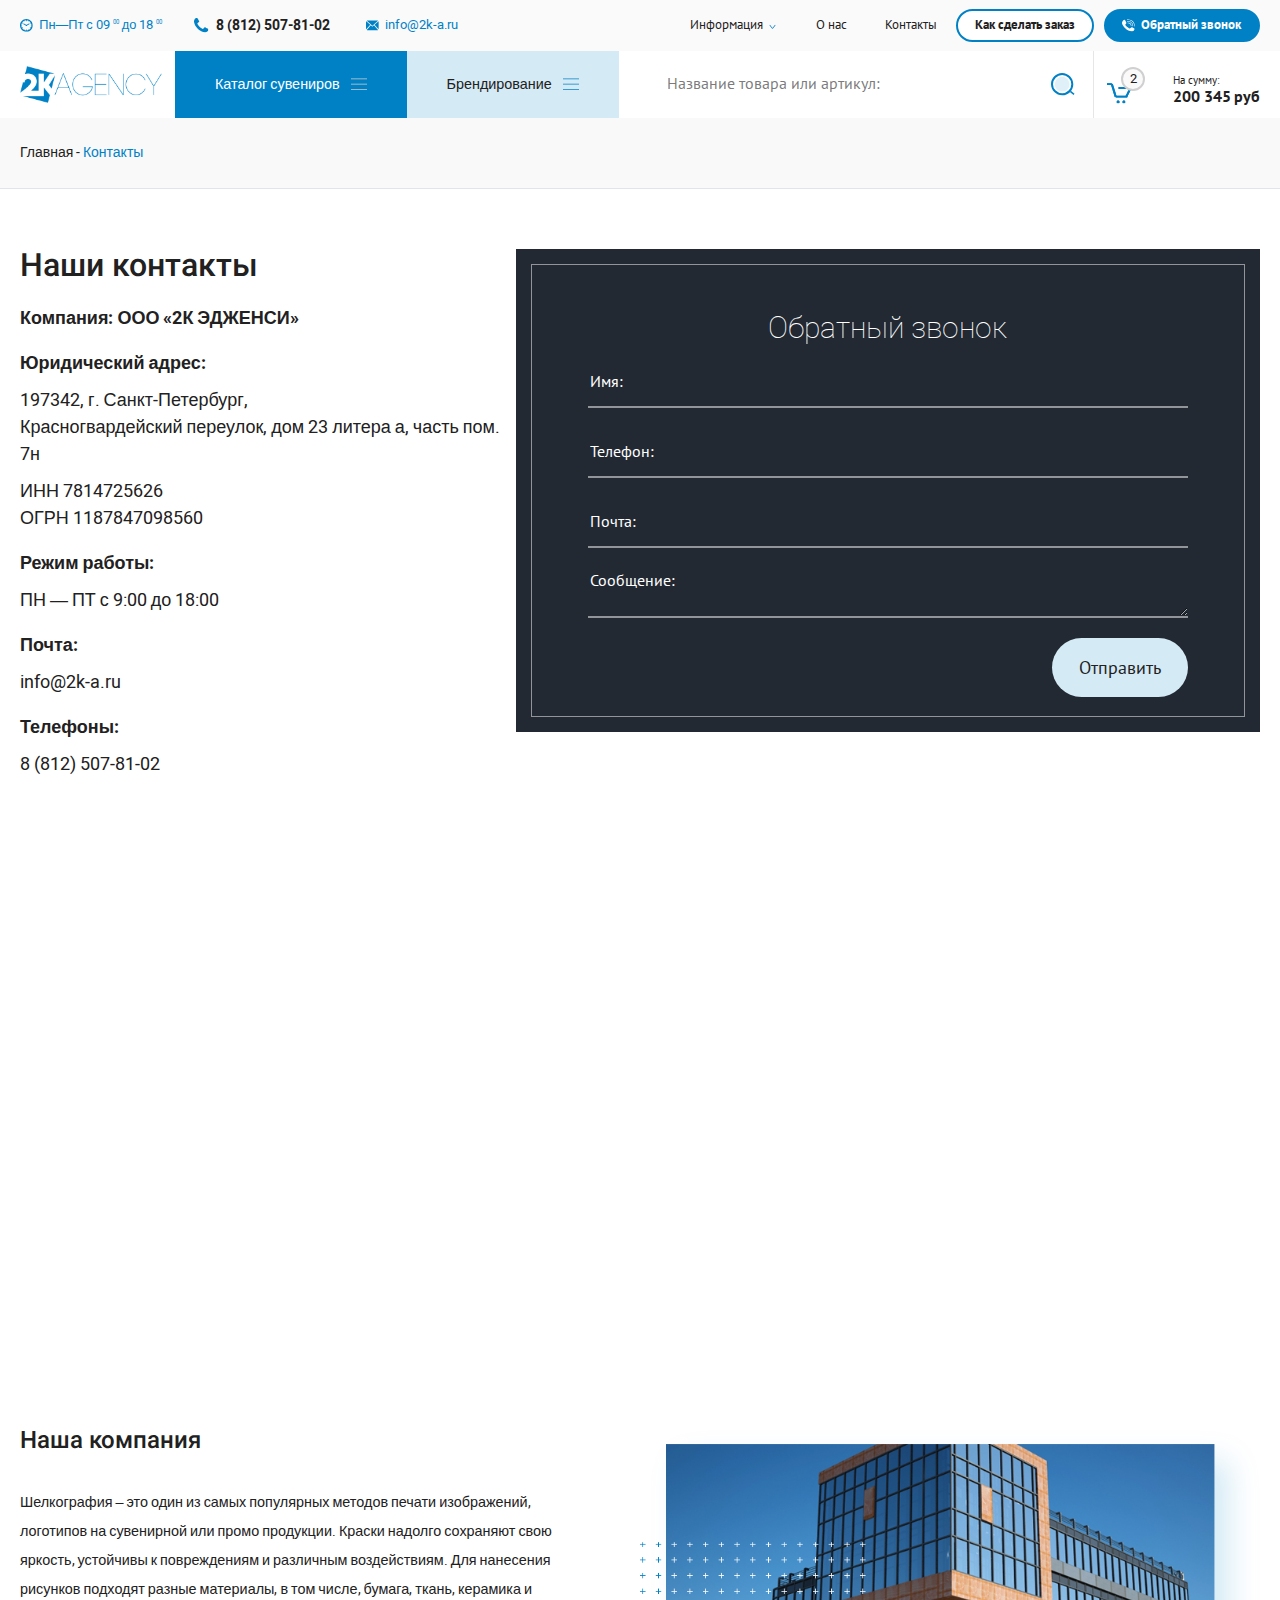
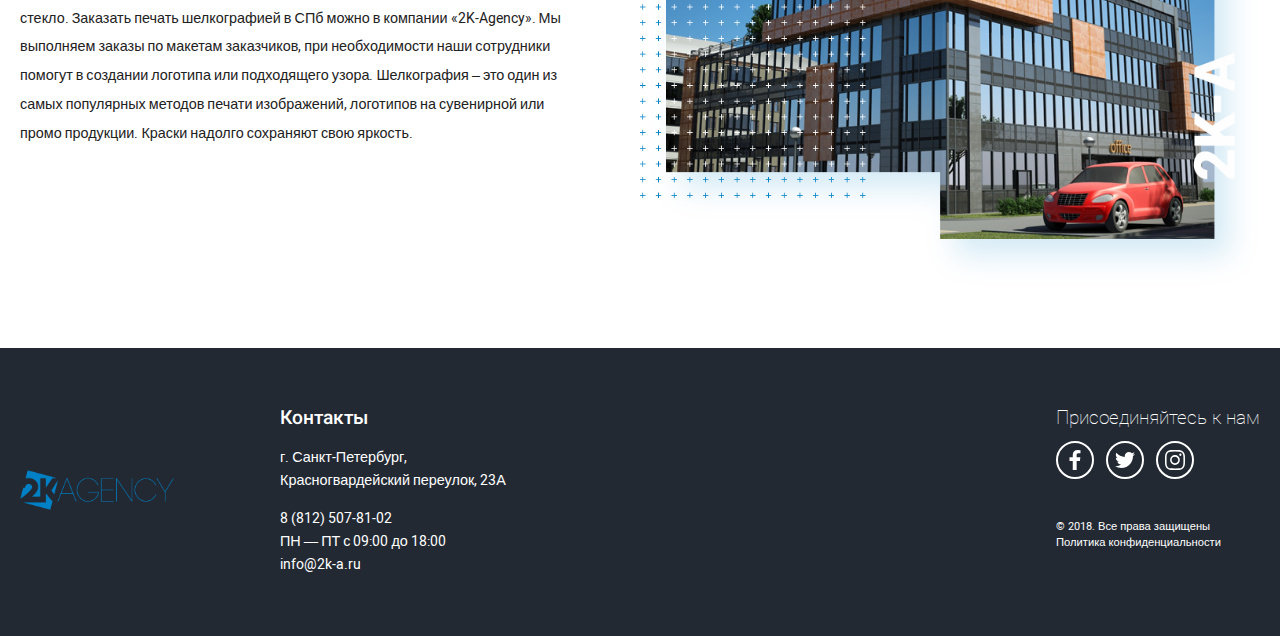
<file: contact.html>
<!DOCTYPE html>
<html lang="ru">
<head>
	<meta charset="UTF-8">
	<meta name="viewport" content="width=device-width, initial-scale=1.0">
	<link rel="stylesheet" href="css/style.css">
	<title>2k-Agency Contact</title>
</head>
<body>
	<div class="wrapper">
		<header class="header">
			<div class="header__top flex flex--center flex--between">
				<div class="header__top__mobile">
					<div class="menu-btn">
						<span></span>
						<span></span>
						<span></span>
					</div>
					<a href="#" class="logo">
						<img src="img/logo.png" alt="">
					</a>
				</div>
				<div class="header__top__contact flex flex--center">
					<div class="header__top__contact__item">
						<span class="ico">
							<svg>
								<use xlink:href="#svg-clock"></use>
							</svg>
						</span>
						<span class="text">
							Пн—Пт с 09 <sup>00</sup> до 18 <sup>00 </sup>
						</span>
					</div>

					<a href="tel:88125078102" class="header__top__contact__item header__top__contact__item--lg">
						<span class="ico">
							<svg>
								<use xlink:href="#svg-call"></use>
							</svg>
						</span>
						<span class="text">
							8 (812) 507-81-02
						</span>
					</a>

					<a href="mailto:info@2k-a.ru" class="header__top__contact__item">
						<span class="ico">
							<svg>
								<use xlink:href="#svg-envelope"></use>
							</svg>
						</span>
						<span class="text">
							info@2k-a.ru
						</span>
					</a>
				</div>

				<div class="header__top__right flex">
					<ul class="header__top__menu flex flex--center">
						<li class="dropdown-link">
							<a href="#">
								Информация
							</a>
							<ul class="header__top__submenu">
								<li><a href="#">О компании</a></li>
								<li><a href="#">Доставка</a></li>
								<li><a href="#">Оплата</a></li>
								<li><a href="#">Оптовикам</a></li>
							</ul>
						</li>
						<li>
							<a href="#">
								О нас
							</a>
						</li>
						<li>
							<a href="#">
								Контакты
							</a>
						</li>
					</ul>

					<div class="header__top__btns flex flex--center">
						<a href="#" class="btn hide-on-mobile btn--lt btn--border">
							Как сделать заказ
						</a>
						<a href="#" class="btn callback btn--flex btn--lt js-callback">
							<span class="ico">
								<svg>
									<use xlink:href="#svg-callback"></use>
								</svg>
							</span>
							<span class="text">Обратный звонок</span>
						</a>
					</div>
				</div>

			</div>

			<div class="header__main flex">
				<div class="menu-btn">
					<span></span>
					<span></span>
					<span></span>
				</div>
				<a href="#" class="logo">
					<img src="img/logo.png" alt="">
				</a>
				<div class="header__main__center flex">
					<ul class="header__main__menu flex">
						<li class="catalog-li">
							<a href="#">
								<span class="text">Каталог сувениров</span>
								<span class="ico">
									<svg>
										<use xlink:href="#svg-burger"></use>
									</svg>
								</span>
							</a>
							<ul class="submenu">
								<li><a href="#">Пишущие инструменты</a></li>
								<li><a href="#">Электроника</a></li>
								<li><a href="#">Сумки и рюкзаки</a></li>
								<li><a href="#">Блокноты и ежедневники</a></li>
								<li><a href="#">Посуда</a></li>
								<li><a href="#">Чехлы</a></li>
								<li><a href="#">Полиграфия</a></li>
								<li><a href="#">Текстиль</a></li>
								<li><a href="#">Награды</a></li>
								<li><a href="#">Зонты</a></li>
								<li><a href="#">Промо-сувениры</a></li>
								<li><a href="#">Таблички и наружная реклама</a></li>
								<li><a href="#">Пакеты</a></li>
								<li><a href="#">Бейджи, шильды, номерки</a></li>
								<li><a href="#">Таблички и наружная реклама</a></li>
							</ul>
						</li>
						<li>
							<a href="#">
								<span class="text">Брендирование</span>
								<span class="ico">
									<svg>
										<use xlink:href="#svg-burger"></use>
									</svg>
								</span>
							</a>
							<ul class="submenu">
								<li><a href="#">инструменты</a></li>
								<li><a href="#">Электроника</a></li>
								<li><a href="#">Сумки и рюкзаки</a></li>
								<li><a href="#">Блокноты и ежедневники</a></li>
								<li><a href="#">Посуда</a></li>
								<li><a href="#">Чехлы</a></li>
								<li><a href="#">Полиграфия</a></li>
								<li><a href="#">Текстиль</a></li>
								<li><a href="#">Награды</a></li>
								<li><a href="#">Зонты</a></li>
								<li><a href="#">Промо-сувениры</a></li>
							</ul>
						</li>
					</ul>

					<div class="header__main__search">
						<form action="#">
							<input type="search" class="search-input" placeholder="Название товара или артикул:">
							<button type="submit" class="search-btn">
								<img src="img/icons/search.svg" alt="">
							</button>
						</form>
					</div>
				</div>
				<a href='#' class="header-cart flex">
					<div class="header-cart__current">
						
						<span class="gods-count">2</span>
						<div class="ico">
							<svg>
								<use xlink:href="#svg-cart"></use>
							</svg>
						</div>
					</div>
					<div class="header-cart__total">
						<span class="header-cart__total__title">На сумму: </span>
						<div class="header-cart__total__summa">200 345</div>
					</div>
				</a>
			</div>

		</header>
		<main class="main">
			<section class="breadcrumbs-block grey-bg-light">
				<div class="container">
					<ul class="breadcrumbs flex flex--wrap">
						<li><a href="#">Главная</a></li>
						<li>Контакты</li>
					</ul>
				</div>
			</section>
			
			<section class="section contact">
				<div class="container flex flex--between">
					<div class="contact__address">
						<h3>
							Наши контакты
						</h3>
						<div class="contact__address__item">
							<p><b>Компания: ООО «2К ЭДЖЕНСИ»</b></p>
						</div>

						<div class="contact__address__item">
							<p>
								<b>Юридический адрес: </b>
							</p>
							
							<p>
								197342, г. Санкт-Петербург,<br>
								Красногвардейский переулок, дом 23 литера а, часть пом. 7н
							</p>
							<p>
								ИНН 7814725626<br>
								ОГРН 1187847098560
							</p>
						</div>

						<div class="contact__address__item">
							<p>
								<b>Режим работы:</b>
								ПН — ПТ с 9:00 до 18:00
							</p>
						</div>

						<div class="contact__address__item">
							<p>
								<b>Почта:</b>
								<a href="mailto:info@2k-a.ru">info@2k-a.ru</a>
							</p>
						</div>
						<div class="contact__address__item">
							<p>
								<b>Телефоны:</b>
								<a href="tel:88125078102">8 (812) 507-81-02</a>
							</p>
						</div>
					</div>
					<div class="contact__form">
						<div class="callback-form">
							<form action="#">
								<div class="callback-form__content">
									<div class="callback-form__title">Обратный звонок</div>
									<input type="text" class="order-input" placeholder="Имя:">
									<input type="text" class="order-input" placeholder="Телефон:">
									<input type="text" class="order-input" placeholder="Почта:">
									<textarea class="order-input" placeholder="Сообщение:"></textarea>
									<div class="btn-container">
										<input type="submit" value="Отправить" class="btn">
									</div>
								</div>
							</form>
						</div>
					</div>
				</div>
			</section>

			<section class="map">
				<div class="container">
					<iframe src="https://www.google.com/maps/embed?pb=!1m18!1m12!1m3!1d1995.8884589281668!2d30.316579251728385!3d59.98375986533101!2m3!1f0!2f0!3f0!3m2!1i1024!2i768!4f13.1!3m3!1m2!1s0x469633fbc3efc1c1%3A0xa105b3daea0073eb!2z0JrRgNCw0YHQvdC-0LPQstCw0YDQtNC10LnRgdC60LjQuSDQv9C10YAuLCAyMywg0KHQsNC90LrRgi3Qn9C10YLQtdGA0LHRg9GA0LMsINCg0L7RgdGB0LjRjywgMTk3MzQy!5e0!3m2!1sru!2sua!4v1570190254892!5m2!1sru!2sua" width="100%" height="450" frameborder="0" style="border:0;" allowfullscreen=""></iframe>
				</div>
			</section>

			<section class="section service-page-descr">
				<div class="container flex flex--between">
					<div class="service-page-descr__text">
						<h3>Наша компания</h3>
						<p>
							Шелкография – это один из самых популярных методов печати изображений, логотипов на сувенирной или промо продукции. Краски надолго сохраняют свою яркость, устойчивы к повреждениям и различным воздействиям. Для нанесения рисунков подходят разные материалы, в том числе, бумага, ткань, керамика и стекло. Заказать печать шелкографией в СПб можно в компании «2K-Agency». Мы выполняем заказы по макетам заказчиков, при необходимости наши сотрудники помогут в создании логотипа или подходящего узора. Шелкография – это один из самых популярных методов печати изображений, логотипов на сувенирной или промо продукции. Краски надолго сохраняют свою яркость.
						</p>
					</div>
					<div class="service-page-descr__img">
						<img src="img/service/page-descr-img-2.png" alt="">
					</div>
				</div>
			</section>

		</main>
		<footer class="footer section">

			<div class="container flex flex--center">
				<div class="footer__left">
					<a href="#" class="logo">
						<img src="img/logo.png" alt="">
					</a>
				</div>
				<div class="footer__right flex flex--between">
					<div class="footer__contact">
						<h4>Контакты</h4>
						<address class="address">
							г. Санкт-Петербург, <br>
							Красногвардейский переулок, 23А
						</address>
						<div class="footer__contact__item">
							<a href="tel:88125078102">8 (812) 507-81-02</a>
							<span class="work-time">ПН — ПТ с 09:00 до 18:00</span>
							<a href="mailto:info@2k-a.ru">info@2k-a.ru</a>
						</div>
					</div>
					<div class="footer__options">
						<h4>Присоединяйтесь к нам</h4>
						<ul class="social">
							<li>
								<a href="#">
									<span class="ico">
										<svg>
											<use xlink:href="#svg-fb"></use>
										</svg>
									</span>
								</a>
							</li>
							<li>
								<a href="#">
									<span class="ico">
										<svg>
											<use xlink:href="#svg-tw"></use>
										</svg>
									</span>
								</a>
							</li>
							<li>
								<a href="#">
									<span class="ico">
										<svg>
											<use xlink:href="#svg-inst"></use>
										</svg>
									</span>
								</a>
							</li>
						</ul>
						<p class="copyright">
							© 2018. Все права защищены <br>
							Политика конфиденциальности
						</p>
					</div>
				</div>
			</div>

			<!-- svg-sprite -->
			<div class="svg-sprite">
				<svg xmlns="http://www.w3.org/2000/svg" xmlns:xlink="http://www.w3.org/1999/xlink">

					<symbol viewBox="0 0 8 15" id="svg-left-angle"><g><g><path d="M7.65085,0.36786c0.45034,0.50163 0.45034,1.31512 0,1.81723l-4.74993,5.30414l4.74993,5.30454c0.45034,0.50211 0.45034,1.31559 0,1.81723c-0.44896,0.50163 -1.1774,0.50163 -1.62635,0l-5.12084,-5.71806c-0.21059,-0.0497 -0.41107,-0.16595 -0.57452,-0.34874c-0.25824,-0.28837 -0.36817,-0.67928 -0.32979,-1.05486c-0.03838,-0.37571 0.07155,-0.76678 0.32979,-1.05515c0.16349,-0.18267 0.36403,-0.29882 0.57468,-0.34845l5.12067,-5.71787c0.44896,-0.50163 1.1774,-0.50163 1.62635,0z" fill="currentColor" fill-opacity="1"></path></g></g></symbol>

					<symbol viewBox="0 0 8 15" id="svg-right-angle"><g><g><path d="M1.97431,0.36786l5.12012,5.71795c0.21062,0.04967 0.41114,0.1658 0.57455,0.34838c0.25784,0.28837 0.3676,0.67943 0.32928,1.05515c0.03832,0.37558 -0.07144,0.76649 -0.32928,1.05486c-0.16336,0.1827 -0.36382,0.29893 -0.57438,0.34867l-5.12028,5.71813c-0.44896,0.50163 -1.17809,0.50163 -1.62705,0c-0.44896,-0.50163 -0.44896,-1.31512 0,-1.81723l4.74993,-5.30454l-4.74993,-5.30414c-0.44896,-0.50211 -0.44896,-1.31559 0,-1.81723c0.44896,-0.50163 1.17809,-0.50163 1.62705,0z" fill="currentColor" fill-opacity="1"></path></g></g></symbol>

					<symbol viewBox="0 0 25 20" id="svg-tw"><g><g><path fill="currentColor"  d="M7.862 19.999c9.435 0 14.594-7.694 14.594-14.366 0-.218-.005-.435-.015-.65a10.324 10.324 0 0 0 2.56-2.617c-.92.404-1.909.674-2.947.796A5.079 5.079 0 0 0 24.311.37c-.992.578-2.09 1-3.258 1.225A5.16 5.16 0 0 0 17.31 0c-2.833 0-5.13 2.262-5.13 5.049 0 .396.045.781.134 1.15A14.638 14.638 0 0 1 1.739.924a4.98 4.98 0 0 0-.693 2.538c0 1.752.905 3.298 2.282 4.203a5.147 5.147 0 0 1-2.324-.632v.064c0 2.445 1.768 4.489 4.115 4.95a5.155 5.155 0 0 1-2.317.087c.653 2.007 2.547 3.466 4.792 3.506a10.392 10.392 0 0 1-6.37 2.163c-.413 0-.822-.025-1.224-.071A14.687 14.687 0 0 0 7.862 20"/></g></g></symbol>

					<symbol viewBox="0 0 20 20" id="svg-inst"><g><g><path fill="currentColor" d="M10.197 20l-.199-.001a69.584 69.584 0 0 1-4.425-.12c-1.291-.08-2.47-.526-3.41-1.29-.905-.741-1.524-1.739-1.838-2.97-.274-1.072-.289-2.124-.302-3.143C.013 11.747 0 10.88 0 10.003c0-.886.012-1.75.022-2.48.013-1.017.028-2.07.302-3.142.314-1.23.933-2.23 1.838-2.968C3.103.646 4.282.201 5.573.122A68.271 68.271 0 0 1 10.002 0a69.124 69.124 0 0 1 4.425.122c1.292.08 2.47.524 3.41 1.291.906.738 1.525 1.738 1.839 2.968.273 1.071.288 2.125.301 3.142.01.73.022 1.594.023 2.474v.006c-.001.878-.013 1.744-.023 2.473-.013 1.02-.028 2.07-.301 3.143-.314 1.231-.933 2.229-1.84 2.97-.939.764-2.118 1.21-3.41 1.29-1.348.08-2.733.12-4.229.12zm-.199-1.563a68.43 68.43 0 0 0 4.335-.118c.976-.06 1.823-.377 2.517-.942.64-.523 1.082-1.246 1.312-2.146.228-.891.24-1.85.254-2.775.008-.725.019-1.585.021-2.456-.002-.871-.013-1.73-.021-2.454-.014-.927-.026-1.887-.254-2.779-.23-.9-.671-1.62-1.312-2.145-.694-.564-1.541-.88-2.517-.94a68.838 68.838 0 0 0-4.331-.12 68.873 68.873 0 0 0-4.334.12c-.977.06-1.824.376-2.517.94-.641.524-1.083 1.245-1.313 2.145-.227.892-.24 1.85-.254 2.779-.01.725-.02 1.584-.021 2.457.001.867.012 1.728.021 2.453.014.926.027 1.884.254 2.775.23.9.672 1.623 1.313 2.146.693.565 1.54.881 2.517.94 1.376.084 2.792.125 4.33.12zm-.038-3.553A4.89 4.89 0 0 1 5.078 10 4.888 4.888 0 0 1 9.96 5.118 4.887 4.887 0 0 1 14.843 10a4.889 4.889 0 0 1-4.883 4.884zm0-8.204A3.323 3.323 0 0 0 6.64 10c0 1.83 1.49 3.32 3.32 3.32 1.831 0 3.321-1.49 3.321-3.32 0-1.83-1.49-3.32-3.32-3.32zm6.603-1.954a1.173 1.173 0 1 1-2.345 0 1.173 1.173 0 0 1 2.345 0z"/></g></g></symbol>

					<symbol viewBox="0 0 11 20" id="svg-fb"><g><g><path fill="currentColor" d="M7.139 20v-9.122h3.242l.487-3.556h-3.73v-2.27c0-1.03.302-1.73 1.868-1.73l1.992-.002V.14A28.7 28.7 0 0 0 8.094 0C5.22 0 3.251 1.657 3.251 4.7v2.622H0v3.556h3.25V20z"/></g></g></symbol>

					<symbol viewBox="0 0 19 19" id="svg-clock"><g><g><path d="M18.9982,9.49849c0,5.23853 -4.26131,9.50003 -9.49941,9.50003c-5.23879,0 -9.5001,-4.26197 -9.5001,-9.50003c0,-5.23853 4.26131,-9.50003 9.5001,-9.50003c5.23809,0 9.49941,4.26149 9.49941,9.50003zM15.72751,13.67176l-0.85987,-0.49591c-0.23866,-0.13828 -0.32098,-0.44394 -0.18263,-0.68283c0.13766,-0.23937 0.44412,-0.32139 0.68278,-0.18311l0.85987,0.49686c0.46003,-0.93031 0.73189,-1.96886 0.76648,-3.06654l-0.81629,0.00238h-0.00138c-0.04566,0 -0.09062,-0.01192 -0.13074,-0.03481c-0.08232,-0.04673 -0.13282,-0.13447 -0.13351,-0.22888c-0.00069,-0.07057 0.02698,-0.13733 0.07679,-0.1874c0.04981,-0.05007 0.11622,-0.07772 0.18747,-0.0782l0.81629,-0.00238c-0.04151,-1.08051 -0.31199,-2.10285 -0.7651,-3.02029l-0.85987,0.49686c-0.07886,0.0453 -0.16464,0.06676 -0.24973,0.06676c-0.17225,0 -0.34035,-0.08965 -0.43305,-0.24986c-0.13835,-0.23937 -0.05673,-0.54502 0.18263,-0.68283l0.85987,-0.49639c-0.59354,-0.88263 -1.36902,-1.63221 -2.27316,-2.19536l-0.40469,0.70667c-0.04704,0.08202 -0.13559,0.13304 -0.23036,0.13304c-0.04635,0 -0.09062,-0.01192 -0.13074,-0.03529c-0.12659,-0.07248 -0.17087,-0.2346 -0.09823,-0.36097l0.40607,-0.70763c-0.90622,-0.4797 -1.92105,-0.77868 -2.99745,-0.8502v0.99468c0,0.27609 -0.22483,0.5002 -0.50015,0.5002c-0.27671,0 -0.50015,-0.22411 -0.50015,-0.5002v-0.99468c-1.093,0.07248 -2.12235,0.37956 -3.03757,0.87166l0.40953,0.70524c0.03528,0.06104 0.04566,0.13208 0.02698,0.20075c-0.01799,0.06819 -0.06157,0.12541 -0.12314,0.16117c-0.08094,0.04721 -0.18401,0.04673 -0.26495,0.00048c-0.04012,-0.02337 -0.07333,-0.05579 -0.09685,-0.09632l-0.40953,-0.70429c-0.88616,0.56028 -1.64849,1.30129 -2.23304,2.17104l0.85918,0.49639c0.23935,0.13781 0.32098,0.44346 0.18263,0.68283c-0.09201,0.16022 -0.26011,0.24986 -0.43305,0.24986c-0.0844,0 -0.17087,-0.02146 -0.24973,-0.06676l-0.86056,-0.49686c-0.45864,0.93031 -0.73051,1.96886 -0.76579,3.06606l0.81698,-0.00238c0.14596,0 0.26495,0.11826 0.26495,0.26369c0,0.07105 -0.02629,0.13733 -0.07679,0.1874c-0.04981,0.05007 -0.11622,0.0782 -0.18678,0.0782l-0.81698,0.00238c0.04081,1.08051 0.31199,2.10333 0.76441,3.02076l0.86056,-0.49686c0.24004,-0.13828 0.54512,-0.05627 0.68278,0.18263c0.13835,0.23937 0.05673,0.54502 -0.18263,0.68331l-0.85918,0.49591c0.59285,0.88263 1.36902,1.63221 2.27178,2.19536l0.40538,-0.70667c0.04704,-0.08202 0.13559,-0.13304 0.23036,-0.13304c0.04635,0 0.09062,0.01192 0.13144,0.03529c0.06157,0.03529 0.10515,0.09203 0.12383,0.16022c0.01799,0.06819 0.00899,0.13971 -0.02629,0.20075l-0.40538,0.70763c0.90553,0.4797 1.92105,0.77915 2.99745,0.8502v-0.99468c0,-0.27609 0.22344,-0.49973 0.50015,-0.49973c0.27533,0 0.50015,0.22364 0.50015,0.49973v0.99468c1.09231,-0.07248 2.12166,-0.37956 3.03757,-0.87166l-0.41022,-0.70477c-0.03528,-0.06151 -0.04497,-0.13256 -0.02698,-0.20075c0.01868,-0.06866 0.06157,-0.12589 0.12314,-0.16117c0.04151,-0.02384 0.08578,-0.03624 0.13213,-0.03624c0.09477,0 0.18263,0.05054 0.22967,0.13208l0.40953,0.70429c0.88685,-0.56076 1.64918,-1.30177 2.23373,-2.17152zM14.04789,7.03181c0.1681,0.30327 0.0588,0.68521 -0.24489,0.85354l-3.27208,1.8158c-0.09477,0.48399 -0.52021,0.84972 -1.03212,0.84972c-0.5126,0 -0.93873,-0.36573 -1.03212,-0.84972l-3.27277,-1.8158c-0.30369,-0.16832 -0.41299,-0.55027 -0.24489,-0.85354c0.16879,-0.30327 0.55065,-0.41294 0.85434,-0.24462l3.20705,1.77956c0.14596,-0.07677 0.31199,-0.12064 0.48839,-0.12064c0.17571,0 0.34243,0.04387 0.48839,0.12064l3.20636,-1.77956c0.30369,-0.16832 0.68624,-0.05865 0.85434,0.24462z" fill="currentColor" fill-opacity="1"></path></g></g></symbol>

					<symbol viewBox="0 0 14 14" id="svg-call"><g><g><path d="M13.96952,10.84621c-0.03943,-0.11921 -0.29124,-0.29469 -0.75541,-0.52643c-0.1259,-0.07343 -0.30507,-0.17214 -0.53681,-0.2985c-0.23244,-0.12636 -0.44343,-0.24223 -0.63228,-0.34857c-0.18885,-0.10586 -0.36595,-0.20885 -0.53128,-0.30756c-0.02767,-0.02003 -0.10999,-0.0782 -0.24904,-0.17452c-0.13974,-0.09584 -0.25665,-0.16737 -0.3535,-0.2141c-0.09477,-0.04625 -0.19024,-0.06962 -0.28363,-0.06962c-0.13213,0 -0.29746,0.09489 -0.49738,0.28372c-0.19854,0.1893 -0.38047,0.39482 -0.54581,0.61703c-0.16603,0.22173 -0.34104,0.42725 -0.52713,0.61607c-0.18609,0.18978 -0.33897,0.28372 -0.45795,0.28372c-0.06018,0 -0.13351,-0.01669 -0.22344,-0.04911c-0.08924,-0.03338 -0.15703,-0.06247 -0.20338,-0.08488c-0.04704,-0.02337 -0.1259,-0.06962 -0.23935,-0.13971c-0.11276,-0.06914 -0.1764,-0.10729 -0.18885,-0.11396c-0.9083,-0.50402 -1.68723,-1.08099 -2.3368,-1.73044c-0.65027,-0.65041 -1.22651,-1.42908 -1.73081,-2.33698c-0.00692,-0.01335 -0.04497,-0.07677 -0.11414,-0.18978c-0.06918,-0.11206 -0.11622,-0.19169 -0.13974,-0.23842c-0.02352,-0.04673 -0.05119,-0.11492 -0.0844,-0.20409c-0.03251,-0.08965 -0.04912,-0.16356 -0.04912,-0.22364c0,-0.11873 0.09408,-0.2718 0.28293,-0.45729c0.18885,-0.18549 0.395,-0.36144 0.61637,-0.52738c0.22275,-0.16546 0.42751,-0.34809 0.61637,-0.54693c0.18955,-0.19884 0.28432,-0.3643 0.28432,-0.49734c0,-0.09203 -0.02421,-0.18692 -0.07056,-0.28276c-0.04635,-0.09632 -0.11691,-0.21362 -0.21376,-0.35334c-0.09616,-0.13971 -0.15427,-0.22221 -0.17363,-0.24891c-0.09892,-0.16546 -0.202,-0.34237 -0.30784,-0.53167c-0.10653,-0.1893 -0.22275,-0.39959 -0.34865,-0.63181c-0.1259,-0.23174 -0.22552,-0.41056 -0.29815,-0.53692c-0.23244,-0.46396 -0.40815,-0.71621 -0.52713,-0.75579c-0.04635,-0.02003 -0.11622,-0.03004 -0.20891,-0.03004c-0.17917,0 -0.41299,0.03338 -0.70146,0.09966c-0.28847,0.0658 -0.51537,0.1359 -0.6807,0.20885c-0.33205,0.13971 -0.68278,0.54359 -1.05495,1.21307c-0.33758,0.62323 -0.50638,1.24025 -0.50638,1.84965c0,0.17881 0.01176,0.35334 0.0339,0.52214c0.02352,0.16975 0.06503,0.36001 0.12521,0.5722c0.06018,0.21219 0.10722,0.36955 0.14389,0.47255c0.03597,0.103 0.10377,0.28658 0.20338,0.55122c0.10031,0.26608 0.1598,0.4282 0.17917,0.48733c0.23174,0.65041 0.50776,1.23072 0.82667,1.74141c0.52298,0.84829 1.23758,1.72567 2.14311,2.63023c0.90345,0.90504 1.78062,1.61934 2.62942,2.14338c0.51053,0.31757 1.09023,0.59366 1.74119,0.82493c0.0588,0.02003 0.22206,0.07963 0.48701,0.17977c0.26426,0.09966 0.44827,0.16689 0.55203,0.20361c0.10307,0.03672 0.25941,0.08488 0.47179,0.144c0.21307,0.06008 0.40261,0.10157 0.5721,0.12493c0.16948,0.02289 0.34381,0.03481 0.52229,0.03481c0.60945,0 1.2272,-0.16975 1.8498,-0.50735c0.66894,-0.37098 1.07432,-0.72289 1.21337,-1.05429c0.07264,-0.16546 0.1425,-0.39291 0.20822,-0.6814c0.0671,-0.28849 0.09962,-0.52214 0.09962,-0.70095c0,-0.09298 -0.01038,-0.16308 -0.02975,-0.20981z" fill="currentColor" fill-opacity="1"></path></g></g></symbol>

					<symbol viewBox="0 0 16 12" id="svg-envelope"><g><g><path d="M15.99917,9.99976c0,0.35048 -0.09823,0.67568 -0.25665,0.96178l-5.05201,-5.65243l4.99736,-4.37212c0.19439,0.30851 0.3113,0.67091 0.3113,1.06239zM1.04653,0.25177c0.28432,-0.1564 0.60599,-0.25225 0.95257,-0.25225h12.00016c0.34658,0 0.66825,0.09584 0.95326,0.25225l-6.953,6.08397zM15.05421,11.69205c-0.30645,0.19217 -0.66618,0.30756 -1.05495,0.30756h-12.00016c-0.38808,0 -0.7478,-0.11539 -1.05426,-0.30756l5.11565,-5.72491l1.60975,1.40953c0.09408,0.08202 0.21168,0.12302 0.32928,0.12302c0.1176,0 0.23451,-0.04101 0.32928,-0.12302l1.60906,-1.40953zM5.30784,5.30816l-5.05132,5.65338c-0.15911,-0.2861 -0.25734,-0.61131 -0.25734,-0.96178v-8.00037c0,-0.39148 0.1176,-0.75388 0.31199,-1.06239z" fill="currentColor" fill-opacity="1"></path></g></g></symbol>

					<symbol viewBox="0 0 15 14" id="svg-callback"><g><g><path d="M10.3558,7.19507c-0.01453,-0.76723 -0.33551,-1.45054 -0.86126,-1.95265c-0.52575,-0.51594 -1.27009,-0.82254 -2.07324,-0.82254c-0.07333,0 -0.14596,0.01383 -0.21929,0.01383c-0.01453,0 -0.02905,0 -0.04358,0c-0.08785,0 -0.16049,0.01383 -0.24835,0.02813c-0.17502,0.04148 -0.36526,-0.08392 -0.39431,-0.26512c-0.04358,-0.16737 0.08785,-0.34857 0.2774,-0.3767c0.10238,-0.01383 0.20476,-0.02766 0.30645,-0.04148c0.11691,-0.01431 0.21929,-0.01431 0.32167,-0.01431c0.30645,0 0.62744,0.04196 0.91936,0.11158c0.62813,0.16737 1.18293,0.47445 1.63535,0.90647c0.36526,0.36287 0.67171,0.79489 0.84742,1.28317c0.13144,0.3767 0.20407,0.76675 0.20407,1.17111c0,0.04196 0,0.08392 0,0.15354c-0.01453,0.06962 -0.01453,0.11158 -0.01453,0.15354c-0.01453,0.1812 -0.18955,0.32091 -0.37978,0.30661c-0.18955,-0.01383 -0.33551,-0.1812 -0.32098,-0.3624c0.01453,-0.05579 0.01453,-0.09775 0.04358,-0.13971c0,-0.02766 0,-0.09727 0,-0.15306zM12.32735,7.36244c0,-0.04196 0,-0.09775 0,-0.13971c0,-0.61369 -0.13144,-1.19925 -0.35073,-1.72901c-0.24835,-0.58556 -0.62813,-1.12963 -1.09507,-1.57595c-0.56933,-0.54359 -1.27009,-0.94843 -2.05871,-1.17111c-0.45242,-0.12589 -0.92006,-0.1955 -1.41606,-0.1955c-0.13144,0 -0.2774,0 -0.42406,0.01383c-0.04358,0 -0.08716,0.01431 -0.13144,0.01431c-0.10169,0.01383 -0.18955,0.02766 -0.29193,0.04148c-0.17502,0.04196 -0.36456,-0.08345 -0.39431,-0.26464c-0.04358,-0.16737 0.08785,-0.34857 0.2774,-0.3767c0.16118,-0.02766 0.32167,-0.04196 0.48216,-0.05579c0.16049,-0.01383 0.32098,-0.01383 0.48216,-0.01383c0.14596,0 0.30645,0 0.45242,0.01383c1.35795,0.09775 2.58446,0.66948 3.50451,1.54781c0.80245,0.76723 1.37247,1.77097 1.56202,2.88677c0.04358,0.29278 0.07333,0.58556 0.07333,0.89264c0,0.15306 0,0.30661 -0.01522,0.46015c-0.01453,0.1812 -0.18955,0.32043 -0.37909,0.30661c-0.19024,-0.01383 -0.3362,-0.1812 -0.32167,-0.3624c0,-0.09775 0.01453,-0.1812 0.04427,-0.29278zM14.99897,7.25086c0,0.19503 -0.01453,0.40436 -0.02905,0.61369c-0.01453,0.1812 -0.18955,0.32043 -0.37978,0.30661c-0.18955,-0.01383 -0.33551,-0.1812 -0.32098,-0.3624c0,-0.09775 0.01453,-0.18167 0.01453,-0.26512c0,-0.09775 0,-0.20933 0,-0.30708c0,-1.82676 -0.77409,-3.47233 -2.01513,-4.65727c-1.25557,-1.18542 -2.97877,-1.92451 -4.87699,-1.92451c-0.20407,0 -0.39362,0.01383 -0.59838,0.02766c-0.10238,0 -0.20407,0.01383 -0.30645,0.02813c-0.10238,0.01383 -0.19024,0.02766 -0.29193,0.04148c-0.17571,0.04196 -0.36526,-0.08345 -0.39431,-0.26464c-0.04427,-0.16737 0.08716,-0.34857 0.2774,-0.3767c0.2186,-0.04196 0.43789,-0.06962 0.65718,-0.08345c0.2186,-0.01431 0.43789,-0.02813 0.65649,-0.02813c2.10299,0 4.00121,0.80872 5.38821,2.13385c1.37247,1.31083 2.2192,3.12376 2.2192,5.11789zM13.11528,13.53987c-4.46746,2.32887 -12.48371,-4.72736 -13.12636,-9.09233c-0.24835,-1.77097 2.774,-5.56374 3.85455,-3.19338l1.15387,2.46859c0.54027,1.38044 -1.12413,1.74284 -1.09507,2.46811c0.01453,0.47398 1.27009,1.93834 1.56202,2.24543c0.6136,0.64135 2.4973,2.04992 3.50451,2.28691c0.48216,0.11158 0.891,-0.47445 1.1096,-0.69714c0.90553,-0.92077 0.93458,-1.21355 1.79584,-0.76723l2.58446,1.32465c0.99338,0.57173 -0.35004,2.42662 -1.34342,2.95639z" fill="currentColor" fill-opacity="1"></path></g></g></symbol>

					<symbol viewBox="0 0 33 26" id="svg-cart"><g><g><path d="M21.7668,22.29334c1.03074,0 1.8664,0.8297 1.8664,1.85299c0,1.02329 -0.83566,1.85299 -1.8664,1.85299c-1.03005,0 -1.86571,-0.8297 -1.86571,-1.85299c0,-1.02329 0.83566,-1.85299 1.86571,-1.85299z" fill="currentColor" fill-opacity="1"></path></g><g><path d="M14.30397,22.29334c1.03074,0 1.86571,0.8297 1.86571,1.85299c0,1.02329 -0.83497,1.85299 -1.86571,1.85299c-1.03074,0 -1.86571,-0.8297 -1.86571,-1.85299c0,-1.02329 0.83497,-1.85299 1.86571,-1.85299z" fill="currentColor" fill-opacity="1"></path></g><g><path d="M29.85292,4.99941v0v2.47049v0h-14.92705v0v-2.47049v0z" fill="currentColor" fill-opacity="1"></path></g><g><path d="M25.98938,17.90453v0l-2.22474,-1.10483v0l6.21903,-12.35294v0l2.22543,1.10483v0z" fill="currentColor" fill-opacity="1"></path></g><g><path d="M11.19377,18.58736v0v-2.47049v0h14.92705v0v2.47049v0z" fill="currentColor" fill-opacity="1"></path></g><g><path d="M5.03008,1.65678v0l2.37693,-0.7267v0l4.9766,16.05892v0l-2.37831,0.7267v0z" fill="currentColor" fill-opacity="1"></path></g><g><path d="M-0.00048,2.52892v0v-2.47097v0h6.21903v0v2.47097v0z" fill="currentColor" fill-opacity="1"></path></g><g><g><path d="M-0.00048,2.52892v0v-2.47097v0h6.21903v0v2.47097v0z" fill="currentColor" fill-opacity="1"></path></g><g><path d="M5.03008,1.65678v0l2.37693,-0.7267v0l4.9766,16.05892v0l-2.37831,0.7267v0z" fill="currentColor" fill-opacity="1"></path></g><g><path d="M11.19377,18.58736v0v-2.47049v0h14.92705v0v2.47049v0z" fill="currentColor" fill-opacity="1"></path></g><g><path d="M25.98938,17.90453v0l-2.22474,-1.10483v0l6.21903,-12.35294v0l2.22543,1.10483v0z" fill="currentColor" fill-opacity="1"></path></g><g><path d="M29.85292,4.99941v0v2.47049v0h-14.92705v0v-2.47049v0z" fill="currentColor" fill-opacity="1"></path></g><g><path d="M14.30397,22.29334c1.03074,0 1.86571,0.8297 1.86571,1.85299c0,1.02329 -0.83497,1.85299 -1.86571,1.85299c-1.03074,0 -1.86571,-0.8297 -1.86571,-1.85299c0,-1.02329 0.83497,-1.85299 1.86571,-1.85299z" fill="currentColor" fill-opacity="1"></path></g><g><path d="M21.7668,22.29334c1.03074,0 1.8664,0.8297 1.8664,1.85299c0,1.02329 -0.83566,1.85299 -1.8664,1.85299c-1.03005,0 -1.86571,-0.8297 -1.86571,-1.85299c0,-1.02329 0.83566,-1.85299 1.86571,-1.85299z" fill="currentColor" fill-opacity="1"></path></g></g></g></symbol>

					<symbol viewBox="0 0 24 23" id="svg-search"><defs><clipPath id="ClipPath3886"><path d="M11.1477,-0.00082c6.15677,0 11.14859,4.99153 11.14859,11.14845c0,6.1574 -4.99182,11.14845 -11.14859,11.14845c-6.15746,0 -11.14859,-4.99105 -11.14859,-11.14845c0,-6.15692 4.99113,-11.14845 11.14859,-11.14845z" fill="#ffffff"></path></clipPath><clipPath id="ClipPath3895"><path d="M11.1477,-0.00082c6.15677,0 11.14859,4.99153 11.14859,11.14845c0,6.1574 -4.99182,11.14845 -11.14859,11.14845c-6.15746,0 -11.14859,-4.99105 -11.14859,-11.14845c0,-6.15692 4.99113,-11.14845 11.14859,-11.14845z" fill="#ffffff"></path></clipPath></defs><g><g opacity="0.12"><path d="M11.1477,3.71565c4.10497,0 7.43239,3.32737 7.43239,7.43198c0,4.10461 -3.32742,7.43246 -7.43239,7.43246c-4.10497,0 -7.43239,-3.32785 -7.43239,-7.43246c0,-4.10461 3.32742,-7.43198 7.43239,-7.43198z" fill="currentColor" fill-opacity="1"></path></g><g><path d="M18.85887,18.90339v0l0.92836,-1.16062v0l3.71689,2.97308v0l-0.92974,1.16062v0z" fill="currentColor" fill-opacity="1"></path></g><g><path d="M11.1477,-0.00082c6.15677,0 11.14859,4.99153 11.14859,11.14845c0,6.1574 -4.99182,11.14845 -11.14859,11.14845c-6.15746,0 -11.14859,-4.99105 -11.14859,-11.14845c0,-6.15692 4.99113,-11.14845 11.14859,-11.14845z" fill-opacity="0" fill="#ffffff" stroke-dashoffset="0" stroke-dasharray="" stroke-linejoin="miter" stroke-linecap="butt" stroke-opacity="1" stroke="currentColor" stroke-miterlimit="50" stroke-width="4" clip-path="url(&quot;#ClipPath3886&quot;)"></path></g><g><g><path d="M11.1477,-0.00082c6.15677,0 11.14859,4.99153 11.14859,11.14845c0,6.1574 -4.99182,11.14845 -11.14859,11.14845c-6.15746,0 -11.14859,-4.99105 -11.14859,-11.14845c0,-6.15692 4.99113,-11.14845 11.14859,-11.14845z" fill-opacity="0" fill="#ffffff" stroke-dashoffset="0" stroke-dasharray="" stroke-linejoin="miter" stroke-linecap="butt" stroke-opacity="1" stroke="currentColor" stroke-miterlimit="50" stroke-width="4" clip-path="url(&quot;#ClipPath3895&quot;)"></path></g><g><path d="M18.85887,18.90339v0l0.92836,-1.16062v0l3.71689,2.97308v0l-0.92974,1.16062v0z" fill="currentColor" fill-opacity="1"></path></g><g opacity="0.12"><path d="M11.1477,3.71565c4.10497,0 7.43239,3.32737 7.43239,7.43198c0,4.10461 -3.32742,7.43246 -7.43239,7.43246c-4.10497,0 -7.43239,-3.32785 -7.43239,-7.43246c0,-4.10461 3.32742,-7.43198 7.43239,-7.43198z" fill="currentColor" fill-opacity="1"></path></g></g></g></symbol>

					<symbol viewBox="0 0 7 18" id="svg-arrow-down"><g><g><path d="M2.99884,-0.00048h1.0003v15.29257l1.64642,-1.64644l0.70699,0.70715l-2.14649,2.14653l0.14658,0.14658l-0.70699,0.70715l-0.14666,-0.14666l-0.14666,0.14666l-0.70699,-0.70715l0.14658,-0.14658l-2.14649,-2.14653l0.70699,-0.70715l1.64642,1.64644z" fill="currentColor" fill-opacity="1"></path></g></g></symbol>

					<symbol viewBox="0 0 7 18" id="svg-arrow-top"><g><g><path d="M3.64602,0.64585l0.70699,0.70715l-0.14687,0.14685l2.14609,2.14578l-0.70699,0.70715l-1.64642,-1.64656v15.29316h-0.99961v-15.29278l-1.64642,1.64618l-0.70699,-0.70715l2.14642,-2.14611l-0.14651,-0.14652l0.7063,-0.70715l0.147,0.14698z" fill="currentColor" fill-opacity="1"></path></g></g></symbol>

					<symbol viewBox="0 0 21 15" id="svg-burger"><g><g><path d="M-0.00108,14.99923v0v-0.99993v0h21.00011v0v0.99993v0z" fill="currentColor" fill-opacity="1"></path></g><g><path d="M-0.00108,7.99926v0v-0.99993v0h21.00011v0v0.99993v0z" fill="currentColor" fill-opacity="1"></path></g><g><path d="M-0.00108,0.99929v0v-0.99993v0h21.00011v0v0.99993v0z" fill="currentColor" fill-opacity="1"></path></g></g></symbol>

					<symbol viewBox="0 0 12 12" id="svg-close"><g><g><path d="M0.29281,1.70679l1.41426,-1.41418l4.29288,4.29293l4.29293,-4.29293l1.41415,1.41418l-4.2929,4.29295l4.2929,4.29295l-1.41415,1.41418l-4.29293,-4.29293l-4.29288,4.29293l-1.41426,-1.41418l4.29295,-4.29295z" fill="currentColor" fill-opacity="1"></path></g></g></symbol>
				</svg>
			</div>
			<!-- end svg-sprite -->	
		</footer>
		<!-- Меню для мобильного -->
		<div class="mobile-menu">
			<div class="menu-close">
				<svg>
					<use xlink:href="#svg-close"></use>
				</svg>
			</div>
			<ul class="header__main__menu flex">
				<li class="catalog-li">
					<a href="#">
						<span class="text">Каталог сувениров</span>
						<span class="ico">
							<svg>
								<use xlink:href="#svg-burger"></use>
							</svg>
						</span>
					</a>
					<ul class="submenu">
						<li><a href="#">Пишущие инструменты</a></li>
						<li><a href="#">Электроника</a></li>
						<li><a href="#">Сумки и рюкзаки</a></li>
						<li><a href="#">Блокноты и ежедневники</a></li>
						<li><a href="#">Посуда</a></li>
						<li><a href="#">Чехлы</a></li>
						<li><a href="#">Полиграфия</a></li>
						<li><a href="#">Текстиль</a></li>
						<li><a href="#">Награды</a></li>
						<li><a href="#">Зонты</a></li>
						<li><a href="#">Промо-сувениры</a></li>
						<li><a href="#">Таблички и наружная реклама</a></li>
						<li><a href="#">Пакеты</a></li>
						<li><a href="#">Бейджи, шильды, номерки</a></li>
						<li><a href="#">Таблички и наружная реклама</a></li>
					</ul>
				</li>
				<li>
					<a href="#">
						<span class="text">Брендирование</span>
						<span class="ico">
							<svg>
								<use xlink:href="#svg-burger"></use>
							</svg>
						</span>
					</a>
					<ul class="submenu">
						<li><a href="#">инструменты</a></li>
						<li><a href="#">Электроника</a></li>
						<li><a href="#">Сумки и рюкзаки</a></li>
						<li><a href="#">Блокноты и ежедневники</a></li>
						<li><a href="#">Посуда</a></li>
						<li><a href="#">Чехлы</a></li>
						<li><a href="#">Полиграфия</a></li>
						<li><a href="#">Текстиль</a></li>
						<li><a href="#">Награды</a></li>
						<li><a href="#">Зонты</a></li>
						<li><a href="#">Промо-сувениры</a></li>
					</ul>
				</li>
			</ul>

			<ul class="header__top__menu">
				<li class="dropdown-link">
					<a href="#">
						Информация
					</a>
					<ul class="header__top__submenu">
						<li><a href="#">О компании</a></li>
						<li><a href="#">Доставка</a></li>
						<li><a href="#">Оплата</a></li>
						<li><a href="#">Оптовикам</a></li>
					</ul>
				</li>
				<li>
					<a href="#">
						О нас
					</a>
				</li>
				<li>
					<a href="#">
						Контакты
					</a>
				</li>
			</ul>

			<div class="header__top__contact">
				<div class="header__top__contact__item">
					<span class="ico">
						<svg>
							<use xlink:href="#svg-clock"></use>
						</svg>
					</span>
					<span class="text">
						Пн—Пт с 09 00 до 18 00 
					</span>
				</div>

				<a href="tel:88125078102" class="header__top__contact__item header__top__contact__item--lg">
					<span class="ico">
						<svg>
							<use xlink:href="#svg-call"></use>
						</svg>
					</span>
					<span class="text">
						8 (812) 507-81-02
					</span>
				</a>

				<a href="mailto:info@2k-a.ru" class="header__top__contact__item">
					<span class="ico">
						<svg>
							<use xlink:href="#svg-envelope"></use>
						</svg>
					</span>
					<span class="text">
						info@2k-a.ru
					</span>
				</a>
			</div>

			<a href="#" class="btn btn--lt btn--border">
				Как сделать заказ
			</a>
		</div>
		<div class="popup callback-popup">
			<a href="#" class="popup__close">
				<svg>
					<use xlink:href="#svg-close"></use>
				</svg>
			</a>
			<div class="callback-popup__title">
				Перезвоните мне
			</div>
			<div class="callback-popup__content">
				<form action="#">
					<input type="text" class="popup__input" placeholder="Ваше имя:">
					<input type="text" class="popup__input" placeholder="Телефон:">

					<input type="submit" class="popup__submit" value="Перезвоните мне">
				</form>
				<div class="agree">
					Нажимая на кнопку, я даю согласие на обработку 
					<a href="#">персональных данных</a>
				</div>
			</div>
		</div>
		<div id="overlay"></div>
	</div><!-- end wrapper -->

<script src="https://code.jquery.com/jquery-3.3.1.min.js"></script>
<script src="js/slick.min.js"></script>
<script src="js/common.js"></script>
</body>
</html>
</file>
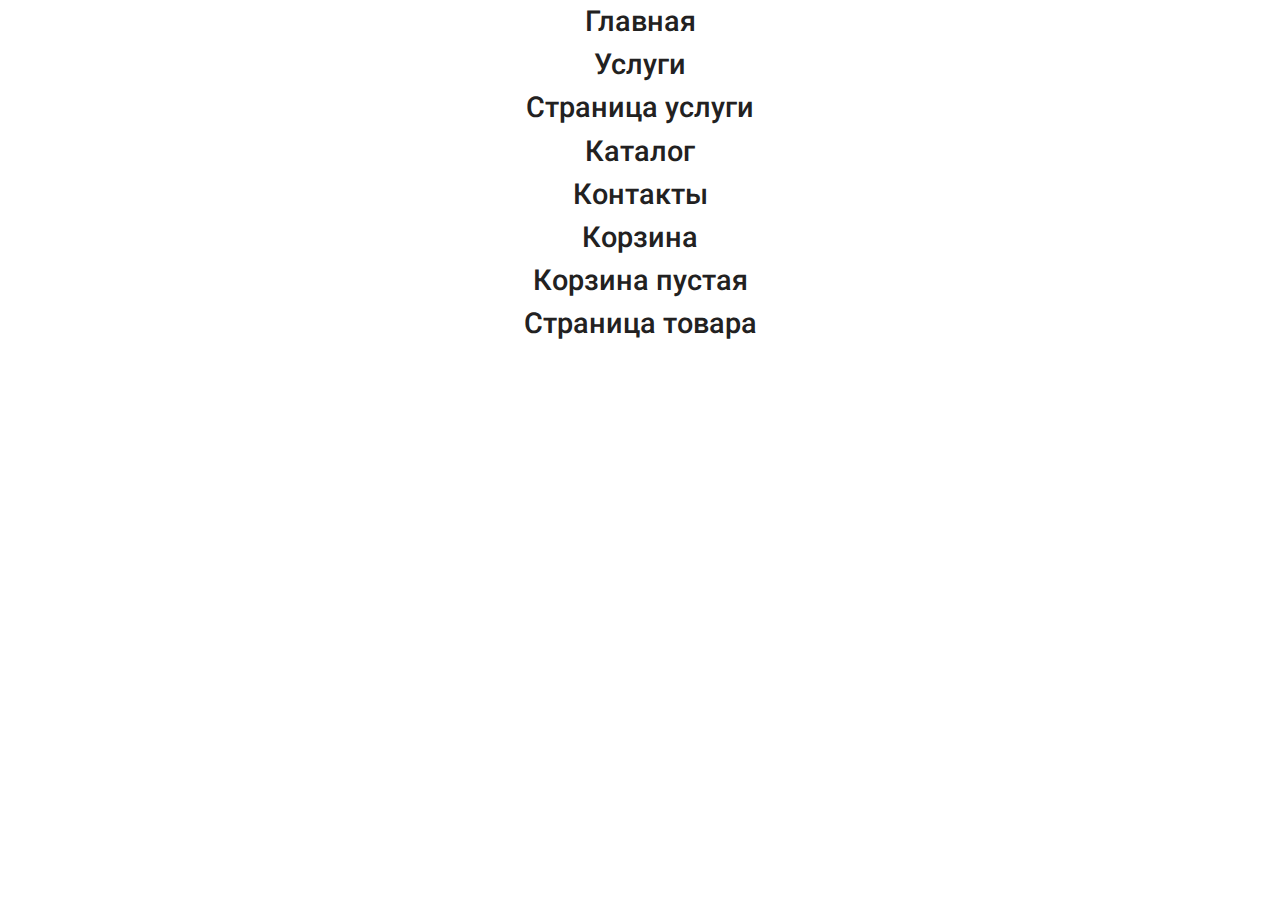
<file: list.html>
<!DOCTYPE html>
<html lang="ru">
<head>
	<meta charset="UTF-8">
	<meta name="viewport" content="width=device-width, initial-scale=1.0">
	<link rel="stylesheet" href="css/style.css">
	<title>2k-Agency</title>
</head>
<body>
	<div class="wrapper" style="text-align: center; line-height: 1.5">
		<h2>
			<a href="index.html" target="_blank">Главная</a>
		</h2>
		<h2>
			<a href="services.html" target="_blank">Услуги</a>
		</h2>
		<h2>
			<a href="service-page.html" target="_blank">Страница услуги</a>
		</h2>
		<h2>
			<a href="catalog.html" target="_blank">Каталог</a>
		</h2>
		<h2>
			<a href="contact.html" target="_blank">Контакты</a>
		</h2>
		<h2>
			<a href="cart.html" target="_blank">Корзина</a>
		</h2>
		<h2>
			<a href="cart_empty.html" target="_blank">Корзина пустая</a>
		</h2>
		<h2>
			<a href="product-card.html">Страница товара</a>
		</h2>
		
	</div><!-- end wrapper -->

<script src="https://code.jquery.com/jquery-3.3.1.min.js"></script>
<script src="js/slick.min.js"></script>
<script src="js/common.js"></script>
</body>
</html>
</file>
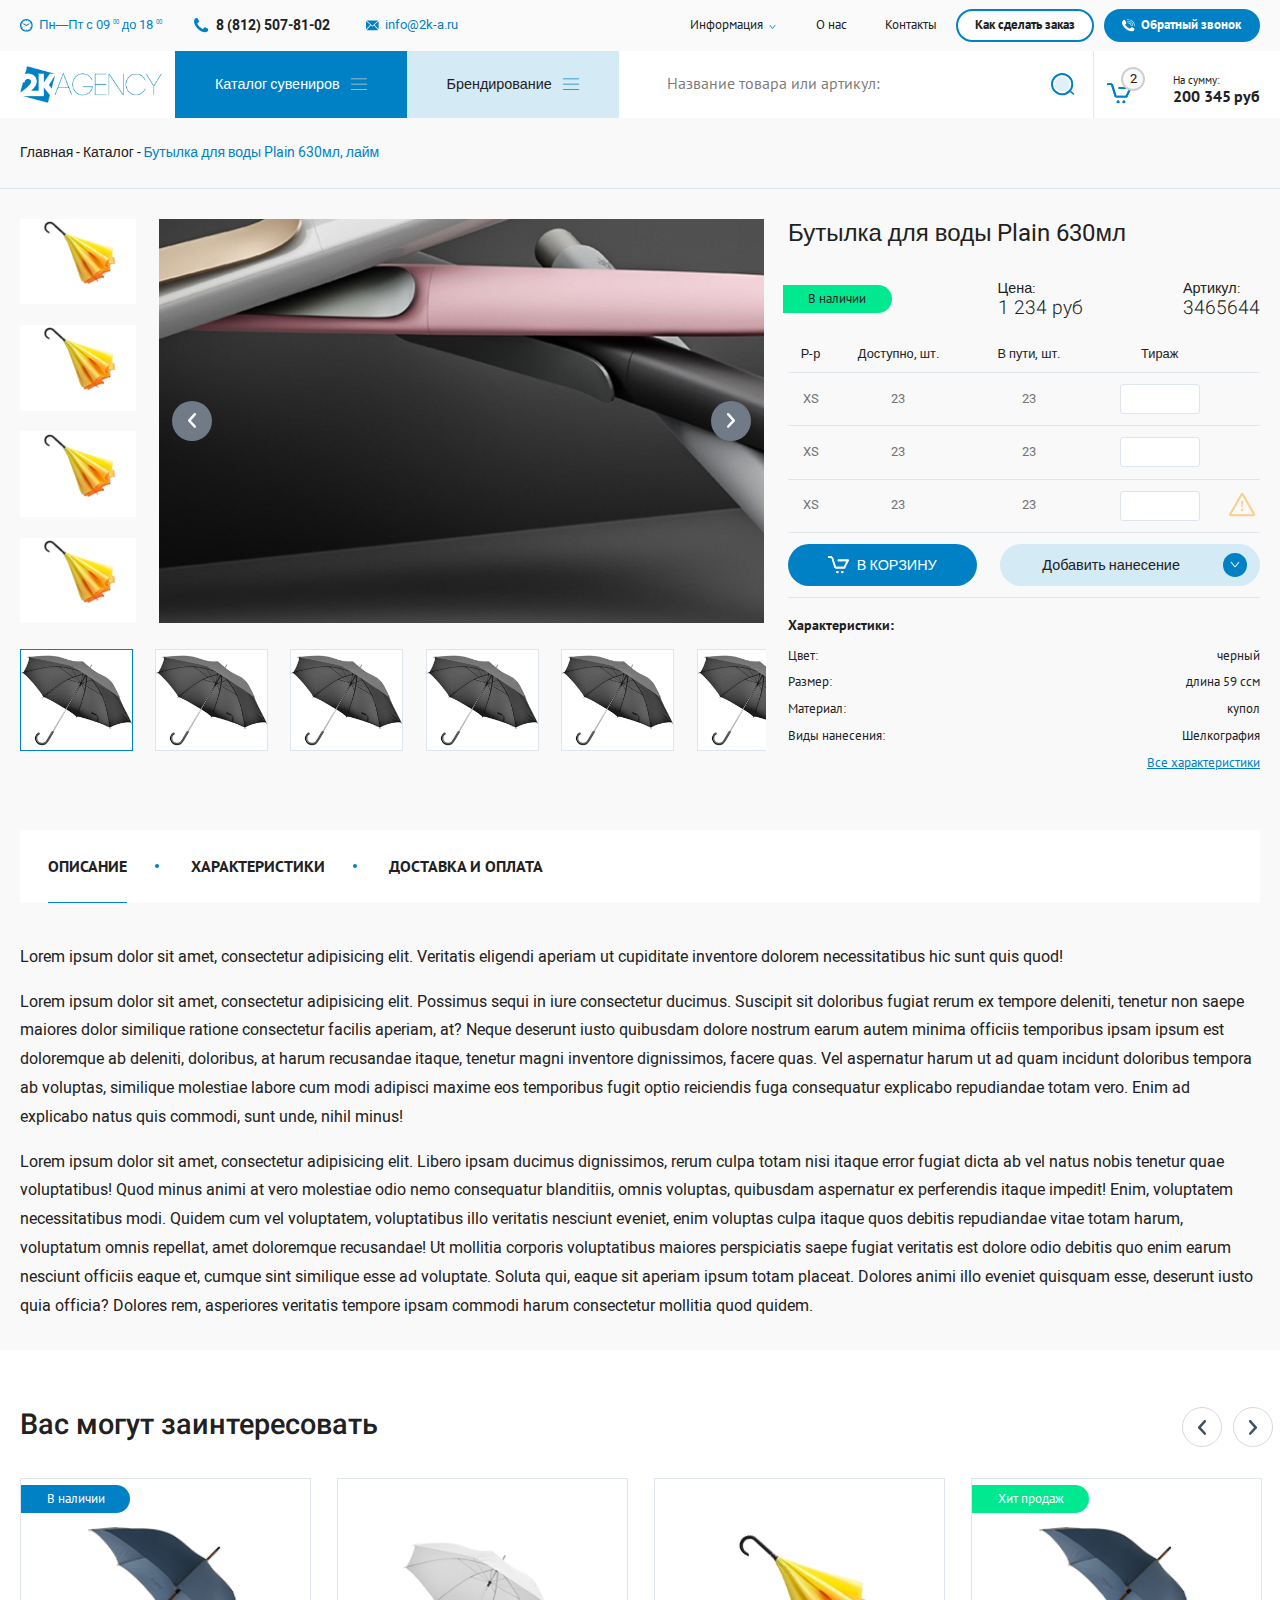
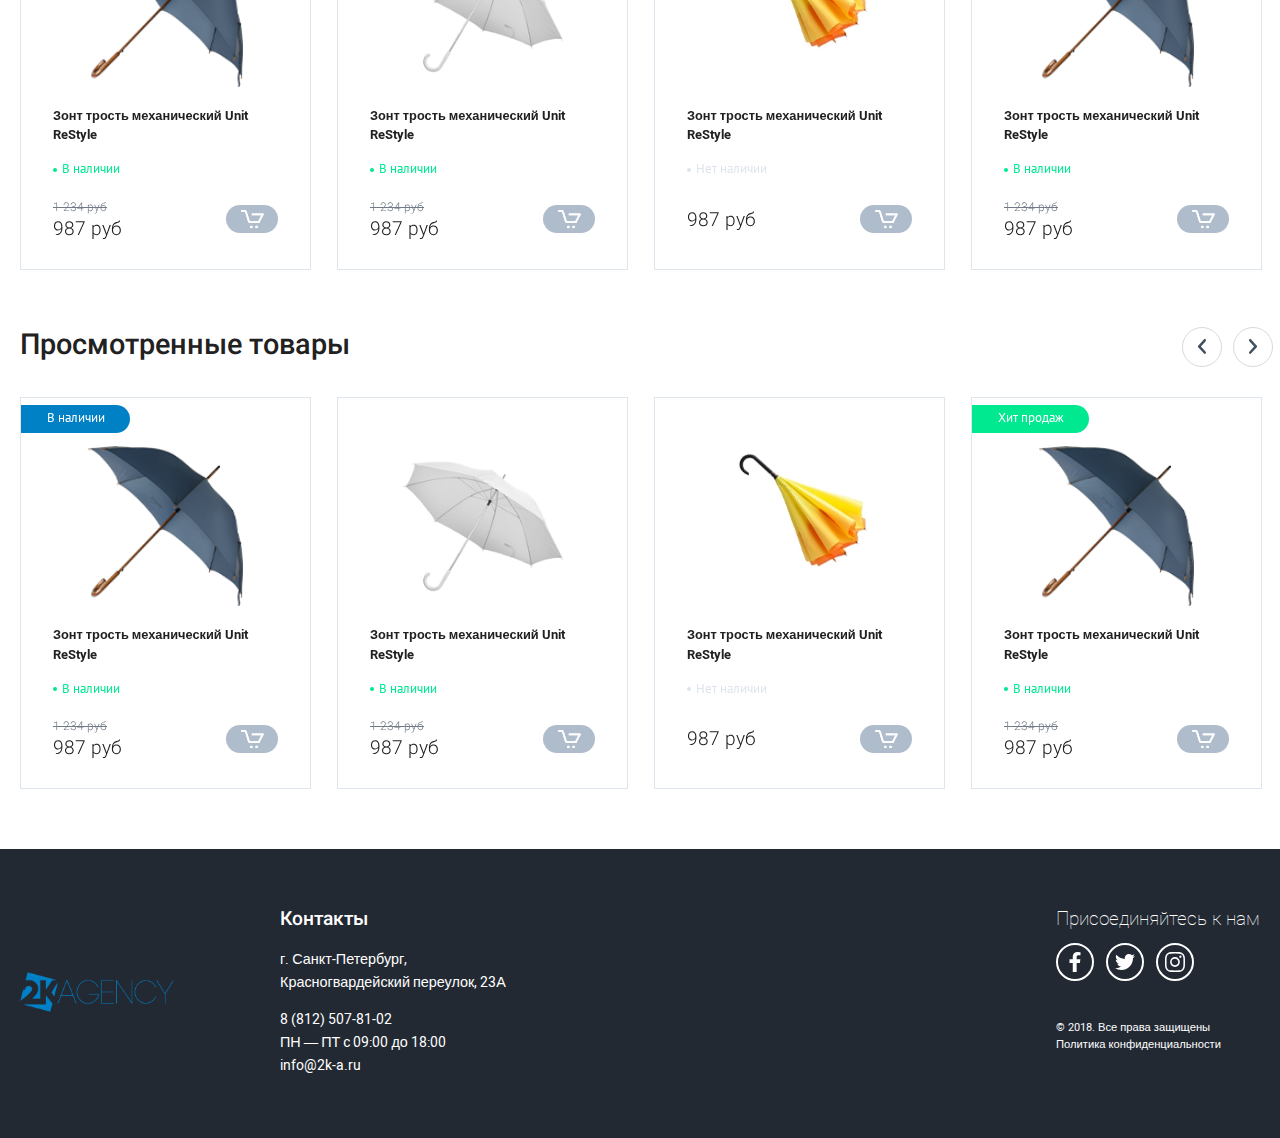
<file: product-card.html>
<!DOCTYPE html>
<html lang="ru">
<head>
	<meta charset="UTF-8">
	<meta name="viewport" content="width=device-width, initial-scale=1.0">
	<link rel="stylesheet" href="css/style.css">
	<title>2k-Agency Product Cart</title>
</head>
<body>
	<div class="wrapper">
		<header class="header">
			<div class="header__top flex flex--center flex--between">
				<div class="header__top__mobile">
					<div class="menu-btn">
						<span></span>
						<span></span>
						<span></span>
					</div>
					<a href="#" class="logo">
						<img src="img/logo.png" alt="">
					</a>
				</div>
				<div class="header__top__contact flex flex--center">
					<div class="header__top__contact__item">
						<span class="ico">
							<svg>
								<use xlink:href="#svg-clock"></use>
							</svg>
						</span>
						<span class="text">
							Пн—Пт с 09 <sup>00</sup> до 18 <sup>00 </sup>
						</span>
					</div>

					<a href="tel:88125078102" class="header__top__contact__item header__top__contact__item--lg">
						<span class="ico">
							<svg>
								<use xlink:href="#svg-call"></use>
							</svg>
						</span>
						<span class="text">
							8 (812) 507-81-02
						</span>
					</a>

					<a href="mailto:info@2k-a.ru" class="header__top__contact__item">
						<span class="ico">
							<svg>
								<use xlink:href="#svg-envelope"></use>
							</svg>
						</span>
						<span class="text">
							info@2k-a.ru
						</span>
					</a>
				</div>

				<div class="header__top__right flex">
					<ul class="header__top__menu flex flex--center">
						<li class="dropdown-link">
							<a href="#">
								Информация
							</a>
							<ul class="header__top__submenu">
								<li><a href="#">О компании</a></li>
								<li><a href="#">Доставка</a></li>
								<li><a href="#">Оплата</a></li>
								<li><a href="#">Оптовикам</a></li>
							</ul>
						</li>
						<li>
							<a href="#">
								О нас
							</a>
						</li>
						<li>
							<a href="#">
								Контакты
							</a>
						</li>
					</ul>

					<div class="header__top__btns flex flex--center">
						<a href="#" class="btn hide-on-mobile btn--lt btn--border">
							Как сделать заказ
						</a>
						<a href="#" class="btn callback btn--flex btn--lt js-callback">
							<span class="ico">
								<svg>
									<use xlink:href="#svg-callback"></use>
								</svg>
							</span>
							<span class="text">Обратный звонок</span>
						</a>
					</div>
				</div>

			</div>

			<div class="header__main flex">
				<div class="menu-btn">
					<span></span>
					<span></span>
					<span></span>
				</div>
				<a href="#" class="logo">
					<img src="img/logo.png" alt="">
				</a>
				<div class="header__main__center flex">
					<ul class="header__main__menu flex">
						<li class="catalog-li">
							<a href="#">
								<span class="text">Каталог сувениров</span>
								<span class="ico">
									<svg>
										<use xlink:href="#svg-burger"></use>
									</svg>
								</span>
							</a>
							<ul class="submenu">
								<li><a href="#">Пишущие инструменты</a></li>
								<li><a href="#">Электроника</a></li>
								<li><a href="#">Сумки и рюкзаки</a></li>
								<li><a href="#">Блокноты и ежедневники</a></li>
								<li><a href="#">Посуда</a></li>
								<li><a href="#">Чехлы</a></li>
								<li><a href="#">Полиграфия</a></li>
								<li><a href="#">Текстиль</a></li>
								<li><a href="#">Награды</a></li>
								<li><a href="#">Зонты</a></li>
								<li><a href="#">Промо-сувениры</a></li>
								<li><a href="#">Таблички и наружная реклама</a></li>
								<li><a href="#">Пакеты</a></li>
								<li><a href="#">Бейджи, шильды, номерки</a></li>
								<li><a href="#">Таблички и наружная реклама</a></li>
							</ul>
						</li>
						<li>
							<a href="#">
								<span class="text">Брендирование</span>
								<span class="ico">
									<svg>
										<use xlink:href="#svg-burger"></use>
									</svg>
								</span>
							</a>
							<ul class="submenu">
								<li><a href="#">инструменты</a></li>
								<li><a href="#">Электроника</a></li>
								<li><a href="#">Сумки и рюкзаки</a></li>
								<li><a href="#">Блокноты и ежедневники</a></li>
								<li><a href="#">Посуда</a></li>
								<li><a href="#">Чехлы</a></li>
								<li><a href="#">Полиграфия</a></li>
								<li><a href="#">Текстиль</a></li>
								<li><a href="#">Награды</a></li>
								<li><a href="#">Зонты</a></li>
								<li><a href="#">Промо-сувениры</a></li>
							</ul>
						</li>
					</ul>

					<div class="header__main__search">
						<form action="#">
							<input type="search" class="search-input" placeholder="Название товара или артикул:">
							<button type="submit" class="search-btn">
								<img src="img/icons/search.svg" alt="">
							</button>
						</form>
					</div>
				</div>
				<a href='#' class="header-cart flex">
					<div class="header-cart__current">
						
						<span class="gods-count">2</span>
						<div class="ico">
							<svg>
								<use xlink:href="#svg-cart"></use>
							</svg>
						</div>
					</div>
					<div class="header-cart__total">
						<span class="header-cart__total__title">На сумму: </span>
						<div class="header-cart__total__summa">200 345</div>
					</div>
				</a>
			</div>

		</header>
		<main class="main">
			<section class="breadcrumbs-block grey-bg-light">
				<div class="container">
					<ul class="breadcrumbs flex flex--wrap">
						<li><a href="#">Главная</a></li>
						<li><a href="#">Каталог</a></li>
						<li>Бутылка для воды Plain 630мл, лайм</li>
					</ul>
				</div>
			</section>

			<section class="product-card grey-bg-light">
				<div class="container flex">
					<div class="product-card__images">
						<div class="product-card__images__top flex">
							<div class="product-card__images__left">
								<a href="#" class="product-card__images__left__item">
									<img src="img/slides/slide-3.jpg" alt="">
								</a>
								<a href="#" class="product-card__images__left__item">
									<img src="img/slides/slide-3.jpg" alt="">
								</a>
								<a href="#" class="product-card__images__left__item">
									<img src="img/slides/slide-3.jpg" alt="">
								</a>
								<a href="#" class="product-card__images__left__item">
									<img src="img/slides/slide-3.jpg" alt="">
								</a>
							</div>
							<div class="product-card__images__slider">
								<div class="product-card__images__slider__item">
									<img src="img/slides/slide-lg-2.jpg" alt="">
								</div>
								<div class="product-card__images__slider__item">
									<img src="img/slides/slide-lg-2.jpg" alt="">
								</div>
								<div class="product-card__images__slider__item">
									<img src="img/slides/slide-lg-2.jpg" alt="">
								</div>
								<div class="product-card__images__slider__item">
									<img src="img/slides/slide-lg-2.jpg" alt="">
								</div>
								<div class="product-card__images__slider__item">
									<img src="img/slides/slide-lg-2.jpg" alt="">
								</div>
								<div class="product-card__images__slider__item">
									<img src="img/slides/slide-lg-2.jpg" alt="">
								</div>
								<div class="product-card__images__slider__item">
									<img src="img/slides/slide-lg-2.jpg" alt="">
								</div>
							</div>
						</div>
						<div class="product-card__images__bottom">
							<div class="product-card__images__bottom__item">
								<img src="img/slides/slide-4.jpg" alt="">
							</div>
							<div class="product-card__images__bottom__item">
								<img src="img/slides/slide-4.jpg" alt="">
							</div>
							<div class="product-card__images__bottom__item">
								<img src="img/slides/slide-4.jpg" alt="">
							</div>
							<div class="product-card__images__bottom__item">
								<img src="img/slides/slide-4.jpg" alt="">
							</div>
							<div class="product-card__images__bottom__item">
								<img src="img/slides/slide-4.jpg" alt="">
							</div>
							<div class="product-card__images__bottom__item">
								<img src="img/slides/slide-4.jpg" alt="">
							</div>
							<div class="product-card__images__bottom__item">
								<img src="img/slides/slide-4.jpg" alt="">
							</div>
						</div>
					</div>
					<div class="product-card__data">
						<div class="product__name">Бутылка для воды Plain 630мл</div>

						<div class="product-card__data__row flex flex--center flex--between">
							<!-- Class bage--grey для товара Нет в наличии -->
							<span class="bage bage--green">
								В наличии
							</span>
							<div class="product__data">
								<span>Цена: </span>
								1 234 руб
							</div>
							<div class="product__data">
								<span>Артикул: </span>
								3465644
							</div>
						</div>

						<table class="product__data__table">
							<tr>
								<th>Р-р </th>
								<th>Доступно, шт. </th>
								<th> В пути, шт.</th>
								<th>Тираж</th>
								<th></th>
							</tr>
							<tbody>
								<tr>
									<td data-title="Размер">
										XS
									</td>
									<td data-title="Доступно, шт.">23</td>
									<td data-title="В пути, шт.">23</td>
									<td data-title="Тираж">
										<input type="text" class="sort-input">
									</td>
									<td></td>
								</tr>
								<tr>
									<td data-title="Размер">
										XS
									</td>
									<td data-title="Доступно, шт.">23</td>
									<td data-title="В пути, шт.">23</td>
									<td data-title="Тираж">
										<input type="text" class="sort-input">
									</td>
									<td></td>
								</tr>
								<tr>
									<td data-title="Размер">
										XS
									</td>
									<td data-title="Доступно, шт.">23</td>
									<td data-title="В пути, шт.">23</td>
									<td data-title="Тираж">
										<input type="text" class="sort-input">
									</td>
									<td class="tip-container">
										<img src="img/icons/warning.png" alt="" class="warning-img">
										<div class="tip">
											<div class="tip__title">Внимание!</div>
											<div class="tip__text">
												Здесь текст подсказки в несколько строк, если надо, если не надо, то и не надо показывать подсказку))
											</div>
										</div>
									</td>
								</tr>
							</tbody>
						</table>

						<div class="product__data__btns flex flex--center flex--between ">
							<a href="#" class="to-cart to-cart--lg">
								<span class="ico">
									<svg>
										<use xlink:href="#svg-cart"></use>
									</svg>
								</span>
								<span class="text">В корзину</span>
							</a>

							<div class="add-options">
								<div class="add-options__btn flex flex--center ">
									<span class="text">Добавить нанесение</span>
									<span class="ico"></span>
								</div>
								<ul class="add-options__dropdown">
									<li>
										<div class="checkbox">
											<input type="checkbox" id="option-1">
											<label for="option-1">36x40 грудь</label>
										</div>
									</li>
									<li>
										<div class="checkbox">
											<input type="checkbox" id="option-2">
											<label for="option-2">36x40 грудь</label>
										</div>
									</li>
									<li>
										<div class="checkbox">
											<input type="checkbox" id="option-3">
											<label for="option-3">36x40 грудь</label>
										</div>
									</li>
									<li>
										<div class="checkbox">
											<input type="checkbox" id="option-4">
											<label for="option-4">36x40 грудь</label>
										</div>
									</li>
								</ul>
							</div>
						</div>
						<div class="product-features">
							<h4>Характеристики:</h4>
							<div class="product-features__line flex flex--between">
								<span class="product-features__name">
									Цвет: 
								</span>
								<span class="product-features__val">
									черный
								</span>
							</div>
							<div class="product-features__line flex flex--between">
								<span class="product-features__name">
									Размер: 
								</span>
								<span class="product-features__val">
									длина 59 ссм
								</span>
							</div>
							<div class="product-features__line flex flex--between">
								<span class="product-features__name">
									Материал: 
								</span>
								<span class="product-features__val">
									купол
								</span>
							</div>
							<div class="product-features__line flex flex--between">
								<span class="product-features__name">
									Виды нанесения:
								</span>
								<span class="product-features__val">
									Шелкография
								</span>
							</div>
							<div class="product-features__link">
								<a href="#">Все характеристики </a>
							</div>
						</div>
						
					</div>
				</div>
			</section>
			
			<section class="tab-section grey-bg-light">
				<div class="container">
					<div class="tab-container">
						<ul class="tab-list">
							<li><a href="#" data-content="tab-descr" class="active">Описание</a></li>
							<li><a href="#" data-content="tab-features">Характеристики</a></li>
							<li><a href="#" data-content="tab-delivery">Доставка и оплата</a></li>
						</ul>

						<div class="tab-content active" id="tab-descr">
							<p>
								Lorem ipsum dolor sit amet, consectetur adipisicing elit. Veritatis eligendi aperiam ut cupiditate inventore dolorem necessitatibus hic sunt quis quod!
							</p>
							<p>
								Lorem ipsum dolor sit amet, consectetur adipisicing elit. Possimus sequi in iure consectetur ducimus. Suscipit sit doloribus fugiat rerum ex tempore deleniti, tenetur non saepe maiores dolor similique ratione consectetur facilis aperiam, at? Neque deserunt iusto quibusdam dolore nostrum earum autem minima officiis temporibus ipsam ipsum est doloremque ab deleniti, doloribus, at harum recusandae itaque, tenetur magni inventore dignissimos, facere quas. Vel aspernatur harum ut ad quam incidunt doloribus tempora ab voluptas, similique molestiae labore cum modi adipisci maxime eos temporibus fugit optio reiciendis fuga consequatur explicabo repudiandae totam vero. Enim ad explicabo natus quis commodi, sunt unde, nihil minus!
							</p>
							<p>
								Lorem ipsum dolor sit amet, consectetur adipisicing elit. Libero ipsam ducimus dignissimos, rerum culpa totam nisi itaque error fugiat dicta ab vel natus nobis tenetur quae voluptatibus! Quod minus animi at vero molestiae odio nemo consequatur blanditiis, omnis voluptas, quibusdam aspernatur ex perferendis itaque impedit! Enim, voluptatem necessitatibus modi. Quidem cum vel voluptatem, voluptatibus illo veritatis nesciunt eveniet, enim voluptas culpa itaque quos debitis repudiandae vitae totam harum, voluptatum omnis repellat, amet doloremque recusandae! Ut mollitia corporis voluptatibus maiores perspiciatis saepe fugiat veritatis est dolore odio debitis quo enim earum nesciunt officiis eaque et, cumque sint similique esse ad voluptate. Soluta qui, eaque sit aperiam ipsum totam placeat. Dolores animi illo eveniet quisquam esse, deserunt iusto quia officia? Dolores rem, asperiores veritatis tempore ipsam commodi harum consectetur mollitia quod quidem.
							</p>
						</div>

						<div class="tab-content" id="tab-features">
							<p>
								Lorem ipsum dolor sit amet, consectetur adipisicing elit. Culpa illum, eveniet quas dicta sint recusandae nisi! Mollitia error sint, non perferendis est! In ullam reiciendis quis a temporibus rerum perferendis numquam sequi, veniam eos esse provident, doloremque magni deserunt et, nam blanditiis atque sit qui. Commodi mollitia voluptatum quae! Odio ipsam ex facilis. Eum ducimus culpa tempore vel laborum quis amet eveniet officiis atque voluptatibus non laudantium rem ipsa earum itaque aspernatur nesciunt ipsam, magnam aliquam adipisci quos, hic reprehenderit provident? Dolorem, nisi, commodi laborum exercitationem sed et obcaecati ipsam sequi maxime nemo excepturi minus quod inventore numquam. Dolorum libero, aliquam mollitia aperiam ipsum consequuntur nisi itaque sequi, ipsam laborum numquam voluptatum, in sed eos aspernatur repellendus sapiente ex. Ducimus quo modi itaque fugit, recusandae a saepe tenetur. Laborum accusamus quod sint, similique quidem, molestias est, consequatur atque, eos culpa nulla facilis esse perferendis. Ipsam eum beatae repellendus consequatur. Commodi accusamus voluptatum nemo expedita quae repudiandae quam eveniet voluptate, eligendi quos, et sapiente iste! Reprehenderit repellat praesentium excepturi fuga fugit aut dolore repellendus enim sed, dignissimos, impedit doloremque error omnis, sequi autem vitae a ab! Perspiciatis soluta, ab dolorum eum doloremque iste odit quas, et quae molestias sapiente accusantium modi distinctio nihil maxime fugiat obcaecati cumque delectus? Deleniti beatae eligendi obcaecati explicabo minus iste autem ducimus ratione omnis, reiciendis nisi. Non, nulla! Dolores nihil perspiciatis possimus ea odit blanditiis, vitae ducimus eum obcaecati eaque. Esse dolore aperiam id tempore nostrum necessitatibus, quaerat, reiciendis ad praesentium assumenda iste quam voluptatibus vel provident iusto consequuntur ab! Quos, suscipit excepturi reiciendis culpa eligendi placeat soluta voluptatem ducimus deserunt ex doloremque sit, libero laudantium eius? Quaerat accusamus libero in blanditiis voluptatem quidem et, exercitationem inventore debitis optio, magni totam unde quae minima nemo illum. Pariatur accusamus ex, mollitia quod obcaecati nesciunt? Harum, deleniti, dignissimos.
							</p>
						</div>

						<div class="tab-content" id="tab-delivery">
							<p>
								Lorem ipsum dolor sit amet, consectetur adipisicing elit. Eaque, necessitatibus. Quos quia quas nihil quam adipisci, ad cupiditate nostrum commodi id facilis ipsam veritatis a natus provident eius, libero nulla facere molestias officiis. Doloremque officiis, perspiciatis temporibus provident pariatur iure, quod commodi, reiciendis eos ea consectetur quo reprehenderit consequuntur itaque!
							</p>
							<p>
								Lorem ipsum dolor sit amet, consectetur adipisicing elit. Neque deserunt a voluptate atque eius sit magni recusandae eligendi eum fugit accusantium consequatur fugiat, nam, quibusdam dolore sed dicta dignissimos aperiam ab harum aliquid praesentium doloremque! A recusandae voluptatem nisi non? Doloribus consequatur error expedita corporis voluptatum nam nihil, quis perspiciatis eum voluptatem debitis repellendus et culpa voluptates odit consequuntur beatae ullam dolorum dicta. Labore id perferendis ut architecto, natus aliquid commodi facilis consequatur deserunt similique totam at maiores explicabo sint vel, minus asperiores, reiciendis. Nulla expedita non, enim, assumenda molestiae repellendus debitis aliquam, placeat quas ipsum facilis modi sequi ratione velit fugiat tempora minima cum deserunt exercitationem doloribus suscipit quae. Facere ut sapiente voluptates fugiat dolore. Exercitationem, necessitatibus voluptas natus harum. Aliquid animi rem vitae ut, ducimus ullam sit sequi, commodi quo, eius asperiores distinctio porro nam sed at fugit illum itaque odio. Voluptatibus laudantium, facilis a illo obcaecati reiciendis fuga eaque error iste! Corrupti, sed quas ipsa neque asperiores sequi ipsum, deserunt exercitationem quisquam nisi totam labore quos adipisci non, deleniti odit. Obcaecati beatae qui, commodi corporis explicabo nihil!
							</p>
						</div>
					</div>
				</div>
			</section>

			<section class="products section arrows-right">
				<div class="container">
					<div class="title flex flex--between flex--center">
						<h2>
							Вас могут заинтересовать
						</h2>
					</div>

					<div class="product-slider">
						<div class="product-slider__item">
							<div class="product-slider__god">

								<span class="bage">В наличии</span>

								<div class="product-slider__img">
									<img src="img/slides/slide-1.png" alt="">
								</div>

								<a href="#" class="product-slider__title">
									Зонт трость механический Unit 
									ReStyle
								</a>

								<div class="status status--success">В наличии</div>

								<div class="product-slider__row flex flex--center flex--between">
									<div class="price-block">
										<span class="old-price">1 234 руб</span>
										<span class="current-price">987 руб</span>
									</div>
									<a href="#" class="to-cart">
										<svg>
											<use xlink:href="#svg-cart"></use>
										</svg>
									</a>
								</div>

							</div>
						</div>

						<div class="product-slider__item">
							<div class="product-slider__god">


								<div class="product-slider__img">
									<img src="img/slides/slide-2.jpg" alt="">
								</div>

								<a href="#" class="product-slider__title">
									Зонт трость механический Unit 
									ReStyle
								</a>

								<div class="status status--success">В наличии</div>

								<div class="product-slider__row flex flex--center flex--between">
									<div class="price-block">
										<span class="old-price">1 234 руб</span>
										<span class="current-price">987 руб</span>
									</div>
									<a href="#" class="to-cart">
										<svg>
											<use xlink:href="#svg-cart"></use>
										</svg>
									</a>
								</div>

							</div>
						</div>

						<div class="product-slider__item">
							<div class="product-slider__god">


								<div class="product-slider__img">
									<img src="img/slides/slide-3.jpg" alt="">
								</div>

								<a href="#" class="product-slider__title">
									Зонт трость механический Unit 
									ReStyle
								</a>

								<div class="status status--error">Нет наличии</div>

								<div class="product-slider__row flex flex--center flex--between">
									<div class="price-block">
										<span class="current-price">987 руб</span>
									</div>
									<a href="#" class="to-cart">
										<svg>
											<use xlink:href="#svg-cart"></use>
										</svg>
									</a>
								</div>

							</div>
						</div>
						<div class="product-slider__item">
							<div class="product-slider__god">

								<span class="bage bage--green">Хит продаж</span>

								<div class="product-slider__img">
									<img src="img/slides/slide-1.png" alt="">
								</div>

								<a href="#" class="product-slider__title">
									Зонт трость механический Unit 
									ReStyle
								</a>

								<div class="status status--success">В наличии</div>

								<div class="product-slider__row flex flex--center flex--between">
									<div class="price-block">
										<span class="old-price">1 234 руб</span>
										<span class="current-price">987 руб</span>
									</div>
									<a href="#" class="to-cart">
										<svg>
											<use xlink:href="#svg-cart"></use>
										</svg>
									</a>
								</div>

							</div>
						</div>

						<div class="product-slider__item">
							<div class="product-slider__god">

								<span class="bage bage--green">Хит продаж</span>

								<div class="product-slider__img">
									<img src="img/slides/slide-2.jpg" alt="">
								</div>

								<a href="#" class="product-slider__title">
									Зонт трость механический Unit 
									ReStyle
								</a>

								<div class="status status--success">В наличии</div>

								<div class="product-slider__row flex flex--center flex--between">
									<div class="price-block">
										<span class="old-price">1 234 руб</span>
										<span class="current-price">987 руб</span>
									</div>
									<a href="#" class="to-cart">
										<svg>
											<use xlink:href="#svg-cart"></use>
										</svg>
									</a>
								</div>

							</div>
						</div>

						<div class="product-slider__item">
							<div class="product-slider__god">

								<span class="bage bage--green">Хит продаж</span>

								<div class="product-slider__img">
									<img src="img/slides/slide-3.jpg" alt="">
								</div>

								<a href="#" class="product-slider__title">
									Зонт трость механический Unit 
									ReStyle
								</a>

								<div class="status status--error">Нет наличии</div>

								<div class="product-slider__row flex flex--center flex--between">
									<div class="price-block">
										<span class="current-price">987 руб</span>
									</div>
									<a href="#" class="to-cart">
										<svg>
											<use xlink:href="#svg-cart"></use>
										</svg>
									</a>
								</div>

							</div>
						</div>
					</div>
				</div>
			</section>

			<section class="products section section--top arrows-right">
				<div class="container">
					<div class="title flex flex--between flex--center">
						<h2>
							Просмотренные товары
						</h2>
					</div>

					<div class="product-slider">
						<div class="product-slider__item">
							<div class="product-slider__god">

								<span class="bage">В наличии</span>

								<div class="product-slider__img">
									<img src="img/slides/slide-1.png" alt="">
								</div>

								<a href="#" class="product-slider__title">
									Зонт трость механический Unit 
									ReStyle
								</a>

								<div class="status status--success">В наличии</div>

								<div class="product-slider__row flex flex--center flex--between">
									<div class="price-block">
										<span class="old-price">1 234 руб</span>
										<span class="current-price">987 руб</span>
									</div>
									<a href="#" class="to-cart">
										<svg>
											<use xlink:href="#svg-cart"></use>
										</svg>
									</a>
								</div>

							</div>
						</div>

						<div class="product-slider__item">
							<div class="product-slider__god">


								<div class="product-slider__img">
									<img src="img/slides/slide-2.jpg" alt="">
								</div>

								<a href="#" class="product-slider__title">
									Зонт трость механический Unit 
									ReStyle
								</a>

								<div class="status status--success">В наличии</div>

								<div class="product-slider__row flex flex--center flex--between">
									<div class="price-block">
										<span class="old-price">1 234 руб</span>
										<span class="current-price">987 руб</span>
									</div>
									<a href="#" class="to-cart">
										<svg>
											<use xlink:href="#svg-cart"></use>
										</svg>
									</a>
								</div>

							</div>
						</div>

						<div class="product-slider__item">
							<div class="product-slider__god">


								<div class="product-slider__img">
									<img src="img/slides/slide-3.jpg" alt="">
								</div>

								<a href="#" class="product-slider__title">
									Зонт трость механический Unit 
									ReStyle
								</a>

								<div class="status status--error">Нет наличии</div>

								<div class="product-slider__row flex flex--center flex--between">
									<div class="price-block">
										<span class="current-price">987 руб</span>
									</div>
									<a href="#" class="to-cart">
										<svg>
											<use xlink:href="#svg-cart"></use>
										</svg>
									</a>
								</div>

							</div>
						</div>
						<div class="product-slider__item">
							<div class="product-slider__god">

								<span class="bage bage--green">Хит продаж</span>

								<div class="product-slider__img">
									<img src="img/slides/slide-1.png" alt="">
								</div>

								<a href="#" class="product-slider__title">
									Зонт трость механический Unit 
									ReStyle
								</a>

								<div class="status status--success">В наличии</div>

								<div class="product-slider__row flex flex--center flex--between">
									<div class="price-block">
										<span class="old-price">1 234 руб</span>
										<span class="current-price">987 руб</span>
									</div>
									<a href="#" class="to-cart">
										<svg>
											<use xlink:href="#svg-cart"></use>
										</svg>
									</a>
								</div>

							</div>
						</div>

						<div class="product-slider__item">
							<div class="product-slider__god">

								<span class="bage bage--green">Хит продаж</span>

								<div class="product-slider__img">
									<img src="img/slides/slide-2.jpg" alt="">
								</div>

								<a href="#" class="product-slider__title">
									Зонт трость механический Unit 
									ReStyle
								</a>

								<div class="status status--success">В наличии</div>

								<div class="product-slider__row flex flex--center flex--between">
									<div class="price-block">
										<span class="old-price">1 234 руб</span>
										<span class="current-price">987 руб</span>
									</div>
									<a href="#" class="to-cart">
										<svg>
											<use xlink:href="#svg-cart"></use>
										</svg>
									</a>
								</div>

							</div>
						</div>

						<div class="product-slider__item">
							<div class="product-slider__god">

								<span class="bage bage--green">Хит продаж</span>

								<div class="product-slider__img">
									<img src="img/slides/slide-3.jpg" alt="">
								</div>

								<a href="#" class="product-slider__title">
									Зонт трость механический Unit 
									ReStyle
								</a>

								<div class="status status--error">Нет наличии</div>

								<div class="product-slider__row flex flex--center flex--between">
									<div class="price-block">
										<span class="current-price">987 руб</span>
									</div>
									<a href="#" class="to-cart">
										<svg>
											<use xlink:href="#svg-cart"></use>
										</svg>
									</a>
								</div>

							</div>
						</div>
					</div>
				</div>
			</section>

		</main>
		<footer class="footer section">

			<div class="container flex flex--center">
				<div class="footer__left">
					<a href="#" class="logo">
						<img src="img/logo.png" alt="">
					</a>
				</div>
				<div class="footer__right flex flex--between">
					<div class="footer__contact">
						<h4>Контакты</h4>
						<address class="address">
							г. Санкт-Петербург, <br>
							Красногвардейский переулок, 23А
						</address>
						<div class="footer__contact__item">
							<a href="tel:88125078102">8 (812) 507-81-02</a>
							<span class="work-time">ПН — ПТ с 09:00 до 18:00</span>
							<a href="mailto:info@2k-a.ru">info@2k-a.ru</a>
						</div>
					</div>
					<div class="footer__options">
						<h4>Присоединяйтесь к нам</h4>
						<ul class="social">
							<li>
								<a href="#">
									<span class="ico">
										<svg>
											<use xlink:href="#svg-fb"></use>
										</svg>
									</span>
								</a>
							</li>
							<li>
								<a href="#">
									<span class="ico">
										<svg>
											<use xlink:href="#svg-tw"></use>
										</svg>
									</span>
								</a>
							</li>
							<li>
								<a href="#">
									<span class="ico">
										<svg>
											<use xlink:href="#svg-inst"></use>
										</svg>
									</span>
								</a>
							</li>
						</ul>
						<p class="copyright">
							© 2018. Все права защищены <br>
							Политика конфиденциальности
						</p>
					</div>
				</div>
			</div>

			<!-- svg-sprite -->
			<div class="svg-sprite">
				<svg xmlns="http://www.w3.org/2000/svg" xmlns:xlink="http://www.w3.org/1999/xlink">

					<symbol viewBox="0 0 8 15" id="svg-left-angle"><g><g><path d="M7.65085,0.36786c0.45034,0.50163 0.45034,1.31512 0,1.81723l-4.74993,5.30414l4.74993,5.30454c0.45034,0.50211 0.45034,1.31559 0,1.81723c-0.44896,0.50163 -1.1774,0.50163 -1.62635,0l-5.12084,-5.71806c-0.21059,-0.0497 -0.41107,-0.16595 -0.57452,-0.34874c-0.25824,-0.28837 -0.36817,-0.67928 -0.32979,-1.05486c-0.03838,-0.37571 0.07155,-0.76678 0.32979,-1.05515c0.16349,-0.18267 0.36403,-0.29882 0.57468,-0.34845l5.12067,-5.71787c0.44896,-0.50163 1.1774,-0.50163 1.62635,0z" fill="currentColor" fill-opacity="1"></path></g></g></symbol>

					<symbol viewBox="0 0 8 15" id="svg-right-angle"><g><g><path d="M1.97431,0.36786l5.12012,5.71795c0.21062,0.04967 0.41114,0.1658 0.57455,0.34838c0.25784,0.28837 0.3676,0.67943 0.32928,1.05515c0.03832,0.37558 -0.07144,0.76649 -0.32928,1.05486c-0.16336,0.1827 -0.36382,0.29893 -0.57438,0.34867l-5.12028,5.71813c-0.44896,0.50163 -1.17809,0.50163 -1.62705,0c-0.44896,-0.50163 -0.44896,-1.31512 0,-1.81723l4.74993,-5.30454l-4.74993,-5.30414c-0.44896,-0.50211 -0.44896,-1.31559 0,-1.81723c0.44896,-0.50163 1.17809,-0.50163 1.62705,0z" fill="currentColor" fill-opacity="1"></path></g></g></symbol>

					<symbol viewBox="0 0 25 20" id="svg-tw"><g><g><path fill="currentColor"  d="M7.862 19.999c9.435 0 14.594-7.694 14.594-14.366 0-.218-.005-.435-.015-.65a10.324 10.324 0 0 0 2.56-2.617c-.92.404-1.909.674-2.947.796A5.079 5.079 0 0 0 24.311.37c-.992.578-2.09 1-3.258 1.225A5.16 5.16 0 0 0 17.31 0c-2.833 0-5.13 2.262-5.13 5.049 0 .396.045.781.134 1.15A14.638 14.638 0 0 1 1.739.924a4.98 4.98 0 0 0-.693 2.538c0 1.752.905 3.298 2.282 4.203a5.147 5.147 0 0 1-2.324-.632v.064c0 2.445 1.768 4.489 4.115 4.95a5.155 5.155 0 0 1-2.317.087c.653 2.007 2.547 3.466 4.792 3.506a10.392 10.392 0 0 1-6.37 2.163c-.413 0-.822-.025-1.224-.071A14.687 14.687 0 0 0 7.862 20"/></g></g></symbol>

					<symbol viewBox="0 0 20 20" id="svg-inst"><g><g><path fill="currentColor" d="M10.197 20l-.199-.001a69.584 69.584 0 0 1-4.425-.12c-1.291-.08-2.47-.526-3.41-1.29-.905-.741-1.524-1.739-1.838-2.97-.274-1.072-.289-2.124-.302-3.143C.013 11.747 0 10.88 0 10.003c0-.886.012-1.75.022-2.48.013-1.017.028-2.07.302-3.142.314-1.23.933-2.23 1.838-2.968C3.103.646 4.282.201 5.573.122A68.271 68.271 0 0 1 10.002 0a69.124 69.124 0 0 1 4.425.122c1.292.08 2.47.524 3.41 1.291.906.738 1.525 1.738 1.839 2.968.273 1.071.288 2.125.301 3.142.01.73.022 1.594.023 2.474v.006c-.001.878-.013 1.744-.023 2.473-.013 1.02-.028 2.07-.301 3.143-.314 1.231-.933 2.229-1.84 2.97-.939.764-2.118 1.21-3.41 1.29-1.348.08-2.733.12-4.229.12zm-.199-1.563a68.43 68.43 0 0 0 4.335-.118c.976-.06 1.823-.377 2.517-.942.64-.523 1.082-1.246 1.312-2.146.228-.891.24-1.85.254-2.775.008-.725.019-1.585.021-2.456-.002-.871-.013-1.73-.021-2.454-.014-.927-.026-1.887-.254-2.779-.23-.9-.671-1.62-1.312-2.145-.694-.564-1.541-.88-2.517-.94a68.838 68.838 0 0 0-4.331-.12 68.873 68.873 0 0 0-4.334.12c-.977.06-1.824.376-2.517.94-.641.524-1.083 1.245-1.313 2.145-.227.892-.24 1.85-.254 2.779-.01.725-.02 1.584-.021 2.457.001.867.012 1.728.021 2.453.014.926.027 1.884.254 2.775.23.9.672 1.623 1.313 2.146.693.565 1.54.881 2.517.94 1.376.084 2.792.125 4.33.12zm-.038-3.553A4.89 4.89 0 0 1 5.078 10 4.888 4.888 0 0 1 9.96 5.118 4.887 4.887 0 0 1 14.843 10a4.889 4.889 0 0 1-4.883 4.884zm0-8.204A3.323 3.323 0 0 0 6.64 10c0 1.83 1.49 3.32 3.32 3.32 1.831 0 3.321-1.49 3.321-3.32 0-1.83-1.49-3.32-3.32-3.32zm6.603-1.954a1.173 1.173 0 1 1-2.345 0 1.173 1.173 0 0 1 2.345 0z"/></g></g></symbol>

					<symbol viewBox="0 0 11 20" id="svg-fb"><g><g><path fill="currentColor" d="M7.139 20v-9.122h3.242l.487-3.556h-3.73v-2.27c0-1.03.302-1.73 1.868-1.73l1.992-.002V.14A28.7 28.7 0 0 0 8.094 0C5.22 0 3.251 1.657 3.251 4.7v2.622H0v3.556h3.25V20z"/></g></g></symbol>

					<symbol viewBox="0 0 19 19" id="svg-clock"><g><g><path d="M18.9982,9.49849c0,5.23853 -4.26131,9.50003 -9.49941,9.50003c-5.23879,0 -9.5001,-4.26197 -9.5001,-9.50003c0,-5.23853 4.26131,-9.50003 9.5001,-9.50003c5.23809,0 9.49941,4.26149 9.49941,9.50003zM15.72751,13.67176l-0.85987,-0.49591c-0.23866,-0.13828 -0.32098,-0.44394 -0.18263,-0.68283c0.13766,-0.23937 0.44412,-0.32139 0.68278,-0.18311l0.85987,0.49686c0.46003,-0.93031 0.73189,-1.96886 0.76648,-3.06654l-0.81629,0.00238h-0.00138c-0.04566,0 -0.09062,-0.01192 -0.13074,-0.03481c-0.08232,-0.04673 -0.13282,-0.13447 -0.13351,-0.22888c-0.00069,-0.07057 0.02698,-0.13733 0.07679,-0.1874c0.04981,-0.05007 0.11622,-0.07772 0.18747,-0.0782l0.81629,-0.00238c-0.04151,-1.08051 -0.31199,-2.10285 -0.7651,-3.02029l-0.85987,0.49686c-0.07886,0.0453 -0.16464,0.06676 -0.24973,0.06676c-0.17225,0 -0.34035,-0.08965 -0.43305,-0.24986c-0.13835,-0.23937 -0.05673,-0.54502 0.18263,-0.68283l0.85987,-0.49639c-0.59354,-0.88263 -1.36902,-1.63221 -2.27316,-2.19536l-0.40469,0.70667c-0.04704,0.08202 -0.13559,0.13304 -0.23036,0.13304c-0.04635,0 -0.09062,-0.01192 -0.13074,-0.03529c-0.12659,-0.07248 -0.17087,-0.2346 -0.09823,-0.36097l0.40607,-0.70763c-0.90622,-0.4797 -1.92105,-0.77868 -2.99745,-0.8502v0.99468c0,0.27609 -0.22483,0.5002 -0.50015,0.5002c-0.27671,0 -0.50015,-0.22411 -0.50015,-0.5002v-0.99468c-1.093,0.07248 -2.12235,0.37956 -3.03757,0.87166l0.40953,0.70524c0.03528,0.06104 0.04566,0.13208 0.02698,0.20075c-0.01799,0.06819 -0.06157,0.12541 -0.12314,0.16117c-0.08094,0.04721 -0.18401,0.04673 -0.26495,0.00048c-0.04012,-0.02337 -0.07333,-0.05579 -0.09685,-0.09632l-0.40953,-0.70429c-0.88616,0.56028 -1.64849,1.30129 -2.23304,2.17104l0.85918,0.49639c0.23935,0.13781 0.32098,0.44346 0.18263,0.68283c-0.09201,0.16022 -0.26011,0.24986 -0.43305,0.24986c-0.0844,0 -0.17087,-0.02146 -0.24973,-0.06676l-0.86056,-0.49686c-0.45864,0.93031 -0.73051,1.96886 -0.76579,3.06606l0.81698,-0.00238c0.14596,0 0.26495,0.11826 0.26495,0.26369c0,0.07105 -0.02629,0.13733 -0.07679,0.1874c-0.04981,0.05007 -0.11622,0.0782 -0.18678,0.0782l-0.81698,0.00238c0.04081,1.08051 0.31199,2.10333 0.76441,3.02076l0.86056,-0.49686c0.24004,-0.13828 0.54512,-0.05627 0.68278,0.18263c0.13835,0.23937 0.05673,0.54502 -0.18263,0.68331l-0.85918,0.49591c0.59285,0.88263 1.36902,1.63221 2.27178,2.19536l0.40538,-0.70667c0.04704,-0.08202 0.13559,-0.13304 0.23036,-0.13304c0.04635,0 0.09062,0.01192 0.13144,0.03529c0.06157,0.03529 0.10515,0.09203 0.12383,0.16022c0.01799,0.06819 0.00899,0.13971 -0.02629,0.20075l-0.40538,0.70763c0.90553,0.4797 1.92105,0.77915 2.99745,0.8502v-0.99468c0,-0.27609 0.22344,-0.49973 0.50015,-0.49973c0.27533,0 0.50015,0.22364 0.50015,0.49973v0.99468c1.09231,-0.07248 2.12166,-0.37956 3.03757,-0.87166l-0.41022,-0.70477c-0.03528,-0.06151 -0.04497,-0.13256 -0.02698,-0.20075c0.01868,-0.06866 0.06157,-0.12589 0.12314,-0.16117c0.04151,-0.02384 0.08578,-0.03624 0.13213,-0.03624c0.09477,0 0.18263,0.05054 0.22967,0.13208l0.40953,0.70429c0.88685,-0.56076 1.64918,-1.30177 2.23373,-2.17152zM14.04789,7.03181c0.1681,0.30327 0.0588,0.68521 -0.24489,0.85354l-3.27208,1.8158c-0.09477,0.48399 -0.52021,0.84972 -1.03212,0.84972c-0.5126,0 -0.93873,-0.36573 -1.03212,-0.84972l-3.27277,-1.8158c-0.30369,-0.16832 -0.41299,-0.55027 -0.24489,-0.85354c0.16879,-0.30327 0.55065,-0.41294 0.85434,-0.24462l3.20705,1.77956c0.14596,-0.07677 0.31199,-0.12064 0.48839,-0.12064c0.17571,0 0.34243,0.04387 0.48839,0.12064l3.20636,-1.77956c0.30369,-0.16832 0.68624,-0.05865 0.85434,0.24462z" fill="currentColor" fill-opacity="1"></path></g></g></symbol>

					<symbol viewBox="0 0 14 14" id="svg-call"><g><g><path d="M13.96952,10.84621c-0.03943,-0.11921 -0.29124,-0.29469 -0.75541,-0.52643c-0.1259,-0.07343 -0.30507,-0.17214 -0.53681,-0.2985c-0.23244,-0.12636 -0.44343,-0.24223 -0.63228,-0.34857c-0.18885,-0.10586 -0.36595,-0.20885 -0.53128,-0.30756c-0.02767,-0.02003 -0.10999,-0.0782 -0.24904,-0.17452c-0.13974,-0.09584 -0.25665,-0.16737 -0.3535,-0.2141c-0.09477,-0.04625 -0.19024,-0.06962 -0.28363,-0.06962c-0.13213,0 -0.29746,0.09489 -0.49738,0.28372c-0.19854,0.1893 -0.38047,0.39482 -0.54581,0.61703c-0.16603,0.22173 -0.34104,0.42725 -0.52713,0.61607c-0.18609,0.18978 -0.33897,0.28372 -0.45795,0.28372c-0.06018,0 -0.13351,-0.01669 -0.22344,-0.04911c-0.08924,-0.03338 -0.15703,-0.06247 -0.20338,-0.08488c-0.04704,-0.02337 -0.1259,-0.06962 -0.23935,-0.13971c-0.11276,-0.06914 -0.1764,-0.10729 -0.18885,-0.11396c-0.9083,-0.50402 -1.68723,-1.08099 -2.3368,-1.73044c-0.65027,-0.65041 -1.22651,-1.42908 -1.73081,-2.33698c-0.00692,-0.01335 -0.04497,-0.07677 -0.11414,-0.18978c-0.06918,-0.11206 -0.11622,-0.19169 -0.13974,-0.23842c-0.02352,-0.04673 -0.05119,-0.11492 -0.0844,-0.20409c-0.03251,-0.08965 -0.04912,-0.16356 -0.04912,-0.22364c0,-0.11873 0.09408,-0.2718 0.28293,-0.45729c0.18885,-0.18549 0.395,-0.36144 0.61637,-0.52738c0.22275,-0.16546 0.42751,-0.34809 0.61637,-0.54693c0.18955,-0.19884 0.28432,-0.3643 0.28432,-0.49734c0,-0.09203 -0.02421,-0.18692 -0.07056,-0.28276c-0.04635,-0.09632 -0.11691,-0.21362 -0.21376,-0.35334c-0.09616,-0.13971 -0.15427,-0.22221 -0.17363,-0.24891c-0.09892,-0.16546 -0.202,-0.34237 -0.30784,-0.53167c-0.10653,-0.1893 -0.22275,-0.39959 -0.34865,-0.63181c-0.1259,-0.23174 -0.22552,-0.41056 -0.29815,-0.53692c-0.23244,-0.46396 -0.40815,-0.71621 -0.52713,-0.75579c-0.04635,-0.02003 -0.11622,-0.03004 -0.20891,-0.03004c-0.17917,0 -0.41299,0.03338 -0.70146,0.09966c-0.28847,0.0658 -0.51537,0.1359 -0.6807,0.20885c-0.33205,0.13971 -0.68278,0.54359 -1.05495,1.21307c-0.33758,0.62323 -0.50638,1.24025 -0.50638,1.84965c0,0.17881 0.01176,0.35334 0.0339,0.52214c0.02352,0.16975 0.06503,0.36001 0.12521,0.5722c0.06018,0.21219 0.10722,0.36955 0.14389,0.47255c0.03597,0.103 0.10377,0.28658 0.20338,0.55122c0.10031,0.26608 0.1598,0.4282 0.17917,0.48733c0.23174,0.65041 0.50776,1.23072 0.82667,1.74141c0.52298,0.84829 1.23758,1.72567 2.14311,2.63023c0.90345,0.90504 1.78062,1.61934 2.62942,2.14338c0.51053,0.31757 1.09023,0.59366 1.74119,0.82493c0.0588,0.02003 0.22206,0.07963 0.48701,0.17977c0.26426,0.09966 0.44827,0.16689 0.55203,0.20361c0.10307,0.03672 0.25941,0.08488 0.47179,0.144c0.21307,0.06008 0.40261,0.10157 0.5721,0.12493c0.16948,0.02289 0.34381,0.03481 0.52229,0.03481c0.60945,0 1.2272,-0.16975 1.8498,-0.50735c0.66894,-0.37098 1.07432,-0.72289 1.21337,-1.05429c0.07264,-0.16546 0.1425,-0.39291 0.20822,-0.6814c0.0671,-0.28849 0.09962,-0.52214 0.09962,-0.70095c0,-0.09298 -0.01038,-0.16308 -0.02975,-0.20981z" fill="currentColor" fill-opacity="1"></path></g></g></symbol>

					<symbol viewBox="0 0 16 12" id="svg-envelope"><g><g><path d="M15.99917,9.99976c0,0.35048 -0.09823,0.67568 -0.25665,0.96178l-5.05201,-5.65243l4.99736,-4.37212c0.19439,0.30851 0.3113,0.67091 0.3113,1.06239zM1.04653,0.25177c0.28432,-0.1564 0.60599,-0.25225 0.95257,-0.25225h12.00016c0.34658,0 0.66825,0.09584 0.95326,0.25225l-6.953,6.08397zM15.05421,11.69205c-0.30645,0.19217 -0.66618,0.30756 -1.05495,0.30756h-12.00016c-0.38808,0 -0.7478,-0.11539 -1.05426,-0.30756l5.11565,-5.72491l1.60975,1.40953c0.09408,0.08202 0.21168,0.12302 0.32928,0.12302c0.1176,0 0.23451,-0.04101 0.32928,-0.12302l1.60906,-1.40953zM5.30784,5.30816l-5.05132,5.65338c-0.15911,-0.2861 -0.25734,-0.61131 -0.25734,-0.96178v-8.00037c0,-0.39148 0.1176,-0.75388 0.31199,-1.06239z" fill="currentColor" fill-opacity="1"></path></g></g></symbol>

					<symbol viewBox="0 0 15 14" id="svg-callback"><g><g><path d="M10.3558,7.19507c-0.01453,-0.76723 -0.33551,-1.45054 -0.86126,-1.95265c-0.52575,-0.51594 -1.27009,-0.82254 -2.07324,-0.82254c-0.07333,0 -0.14596,0.01383 -0.21929,0.01383c-0.01453,0 -0.02905,0 -0.04358,0c-0.08785,0 -0.16049,0.01383 -0.24835,0.02813c-0.17502,0.04148 -0.36526,-0.08392 -0.39431,-0.26512c-0.04358,-0.16737 0.08785,-0.34857 0.2774,-0.3767c0.10238,-0.01383 0.20476,-0.02766 0.30645,-0.04148c0.11691,-0.01431 0.21929,-0.01431 0.32167,-0.01431c0.30645,0 0.62744,0.04196 0.91936,0.11158c0.62813,0.16737 1.18293,0.47445 1.63535,0.90647c0.36526,0.36287 0.67171,0.79489 0.84742,1.28317c0.13144,0.3767 0.20407,0.76675 0.20407,1.17111c0,0.04196 0,0.08392 0,0.15354c-0.01453,0.06962 -0.01453,0.11158 -0.01453,0.15354c-0.01453,0.1812 -0.18955,0.32091 -0.37978,0.30661c-0.18955,-0.01383 -0.33551,-0.1812 -0.32098,-0.3624c0.01453,-0.05579 0.01453,-0.09775 0.04358,-0.13971c0,-0.02766 0,-0.09727 0,-0.15306zM12.32735,7.36244c0,-0.04196 0,-0.09775 0,-0.13971c0,-0.61369 -0.13144,-1.19925 -0.35073,-1.72901c-0.24835,-0.58556 -0.62813,-1.12963 -1.09507,-1.57595c-0.56933,-0.54359 -1.27009,-0.94843 -2.05871,-1.17111c-0.45242,-0.12589 -0.92006,-0.1955 -1.41606,-0.1955c-0.13144,0 -0.2774,0 -0.42406,0.01383c-0.04358,0 -0.08716,0.01431 -0.13144,0.01431c-0.10169,0.01383 -0.18955,0.02766 -0.29193,0.04148c-0.17502,0.04196 -0.36456,-0.08345 -0.39431,-0.26464c-0.04358,-0.16737 0.08785,-0.34857 0.2774,-0.3767c0.16118,-0.02766 0.32167,-0.04196 0.48216,-0.05579c0.16049,-0.01383 0.32098,-0.01383 0.48216,-0.01383c0.14596,0 0.30645,0 0.45242,0.01383c1.35795,0.09775 2.58446,0.66948 3.50451,1.54781c0.80245,0.76723 1.37247,1.77097 1.56202,2.88677c0.04358,0.29278 0.07333,0.58556 0.07333,0.89264c0,0.15306 0,0.30661 -0.01522,0.46015c-0.01453,0.1812 -0.18955,0.32043 -0.37909,0.30661c-0.19024,-0.01383 -0.3362,-0.1812 -0.32167,-0.3624c0,-0.09775 0.01453,-0.1812 0.04427,-0.29278zM14.99897,7.25086c0,0.19503 -0.01453,0.40436 -0.02905,0.61369c-0.01453,0.1812 -0.18955,0.32043 -0.37978,0.30661c-0.18955,-0.01383 -0.33551,-0.1812 -0.32098,-0.3624c0,-0.09775 0.01453,-0.18167 0.01453,-0.26512c0,-0.09775 0,-0.20933 0,-0.30708c0,-1.82676 -0.77409,-3.47233 -2.01513,-4.65727c-1.25557,-1.18542 -2.97877,-1.92451 -4.87699,-1.92451c-0.20407,0 -0.39362,0.01383 -0.59838,0.02766c-0.10238,0 -0.20407,0.01383 -0.30645,0.02813c-0.10238,0.01383 -0.19024,0.02766 -0.29193,0.04148c-0.17571,0.04196 -0.36526,-0.08345 -0.39431,-0.26464c-0.04427,-0.16737 0.08716,-0.34857 0.2774,-0.3767c0.2186,-0.04196 0.43789,-0.06962 0.65718,-0.08345c0.2186,-0.01431 0.43789,-0.02813 0.65649,-0.02813c2.10299,0 4.00121,0.80872 5.38821,2.13385c1.37247,1.31083 2.2192,3.12376 2.2192,5.11789zM13.11528,13.53987c-4.46746,2.32887 -12.48371,-4.72736 -13.12636,-9.09233c-0.24835,-1.77097 2.774,-5.56374 3.85455,-3.19338l1.15387,2.46859c0.54027,1.38044 -1.12413,1.74284 -1.09507,2.46811c0.01453,0.47398 1.27009,1.93834 1.56202,2.24543c0.6136,0.64135 2.4973,2.04992 3.50451,2.28691c0.48216,0.11158 0.891,-0.47445 1.1096,-0.69714c0.90553,-0.92077 0.93458,-1.21355 1.79584,-0.76723l2.58446,1.32465c0.99338,0.57173 -0.35004,2.42662 -1.34342,2.95639z" fill="currentColor" fill-opacity="1"></path></g></g></symbol>

					<symbol viewBox="0 0 33 26" id="svg-cart"><g><g><path d="M21.7668,22.29334c1.03074,0 1.8664,0.8297 1.8664,1.85299c0,1.02329 -0.83566,1.85299 -1.8664,1.85299c-1.03005,0 -1.86571,-0.8297 -1.86571,-1.85299c0,-1.02329 0.83566,-1.85299 1.86571,-1.85299z" fill="currentColor" fill-opacity="1"></path></g><g><path d="M14.30397,22.29334c1.03074,0 1.86571,0.8297 1.86571,1.85299c0,1.02329 -0.83497,1.85299 -1.86571,1.85299c-1.03074,0 -1.86571,-0.8297 -1.86571,-1.85299c0,-1.02329 0.83497,-1.85299 1.86571,-1.85299z" fill="currentColor" fill-opacity="1"></path></g><g><path d="M29.85292,4.99941v0v2.47049v0h-14.92705v0v-2.47049v0z" fill="currentColor" fill-opacity="1"></path></g><g><path d="M25.98938,17.90453v0l-2.22474,-1.10483v0l6.21903,-12.35294v0l2.22543,1.10483v0z" fill="currentColor" fill-opacity="1"></path></g><g><path d="M11.19377,18.58736v0v-2.47049v0h14.92705v0v2.47049v0z" fill="currentColor" fill-opacity="1"></path></g><g><path d="M5.03008,1.65678v0l2.37693,-0.7267v0l4.9766,16.05892v0l-2.37831,0.7267v0z" fill="currentColor" fill-opacity="1"></path></g><g><path d="M-0.00048,2.52892v0v-2.47097v0h6.21903v0v2.47097v0z" fill="currentColor" fill-opacity="1"></path></g><g><g><path d="M-0.00048,2.52892v0v-2.47097v0h6.21903v0v2.47097v0z" fill="currentColor" fill-opacity="1"></path></g><g><path d="M5.03008,1.65678v0l2.37693,-0.7267v0l4.9766,16.05892v0l-2.37831,0.7267v0z" fill="currentColor" fill-opacity="1"></path></g><g><path d="M11.19377,18.58736v0v-2.47049v0h14.92705v0v2.47049v0z" fill="currentColor" fill-opacity="1"></path></g><g><path d="M25.98938,17.90453v0l-2.22474,-1.10483v0l6.21903,-12.35294v0l2.22543,1.10483v0z" fill="currentColor" fill-opacity="1"></path></g><g><path d="M29.85292,4.99941v0v2.47049v0h-14.92705v0v-2.47049v0z" fill="currentColor" fill-opacity="1"></path></g><g><path d="M14.30397,22.29334c1.03074,0 1.86571,0.8297 1.86571,1.85299c0,1.02329 -0.83497,1.85299 -1.86571,1.85299c-1.03074,0 -1.86571,-0.8297 -1.86571,-1.85299c0,-1.02329 0.83497,-1.85299 1.86571,-1.85299z" fill="currentColor" fill-opacity="1"></path></g><g><path d="M21.7668,22.29334c1.03074,0 1.8664,0.8297 1.8664,1.85299c0,1.02329 -0.83566,1.85299 -1.8664,1.85299c-1.03005,0 -1.86571,-0.8297 -1.86571,-1.85299c0,-1.02329 0.83566,-1.85299 1.86571,-1.85299z" fill="currentColor" fill-opacity="1"></path></g></g></g></symbol>

					<symbol viewBox="0 0 24 23" id="svg-search"><defs><clipPath id="ClipPath3886"><path d="M11.1477,-0.00082c6.15677,0 11.14859,4.99153 11.14859,11.14845c0,6.1574 -4.99182,11.14845 -11.14859,11.14845c-6.15746,0 -11.14859,-4.99105 -11.14859,-11.14845c0,-6.15692 4.99113,-11.14845 11.14859,-11.14845z" fill="#ffffff"></path></clipPath><clipPath id="ClipPath3895"><path d="M11.1477,-0.00082c6.15677,0 11.14859,4.99153 11.14859,11.14845c0,6.1574 -4.99182,11.14845 -11.14859,11.14845c-6.15746,0 -11.14859,-4.99105 -11.14859,-11.14845c0,-6.15692 4.99113,-11.14845 11.14859,-11.14845z" fill="#ffffff"></path></clipPath></defs><g><g opacity="0.12"><path d="M11.1477,3.71565c4.10497,0 7.43239,3.32737 7.43239,7.43198c0,4.10461 -3.32742,7.43246 -7.43239,7.43246c-4.10497,0 -7.43239,-3.32785 -7.43239,-7.43246c0,-4.10461 3.32742,-7.43198 7.43239,-7.43198z" fill="currentColor" fill-opacity="1"></path></g><g><path d="M18.85887,18.90339v0l0.92836,-1.16062v0l3.71689,2.97308v0l-0.92974,1.16062v0z" fill="currentColor" fill-opacity="1"></path></g><g><path d="M11.1477,-0.00082c6.15677,0 11.14859,4.99153 11.14859,11.14845c0,6.1574 -4.99182,11.14845 -11.14859,11.14845c-6.15746,0 -11.14859,-4.99105 -11.14859,-11.14845c0,-6.15692 4.99113,-11.14845 11.14859,-11.14845z" fill-opacity="0" fill="#ffffff" stroke-dashoffset="0" stroke-dasharray="" stroke-linejoin="miter" stroke-linecap="butt" stroke-opacity="1" stroke="currentColor" stroke-miterlimit="50" stroke-width="4" clip-path="url(&quot;#ClipPath3886&quot;)"></path></g><g><g><path d="M11.1477,-0.00082c6.15677,0 11.14859,4.99153 11.14859,11.14845c0,6.1574 -4.99182,11.14845 -11.14859,11.14845c-6.15746,0 -11.14859,-4.99105 -11.14859,-11.14845c0,-6.15692 4.99113,-11.14845 11.14859,-11.14845z" fill-opacity="0" fill="#ffffff" stroke-dashoffset="0" stroke-dasharray="" stroke-linejoin="miter" stroke-linecap="butt" stroke-opacity="1" stroke="currentColor" stroke-miterlimit="50" stroke-width="4" clip-path="url(&quot;#ClipPath3895&quot;)"></path></g><g><path d="M18.85887,18.90339v0l0.92836,-1.16062v0l3.71689,2.97308v0l-0.92974,1.16062v0z" fill="currentColor" fill-opacity="1"></path></g><g opacity="0.12"><path d="M11.1477,3.71565c4.10497,0 7.43239,3.32737 7.43239,7.43198c0,4.10461 -3.32742,7.43246 -7.43239,7.43246c-4.10497,0 -7.43239,-3.32785 -7.43239,-7.43246c0,-4.10461 3.32742,-7.43198 7.43239,-7.43198z" fill="currentColor" fill-opacity="1"></path></g></g></g></symbol>

					<symbol viewBox="0 0 7 18" id="svg-arrow-down"><g><g><path d="M2.99884,-0.00048h1.0003v15.29257l1.64642,-1.64644l0.70699,0.70715l-2.14649,2.14653l0.14658,0.14658l-0.70699,0.70715l-0.14666,-0.14666l-0.14666,0.14666l-0.70699,-0.70715l0.14658,-0.14658l-2.14649,-2.14653l0.70699,-0.70715l1.64642,1.64644z" fill="currentColor" fill-opacity="1"></path></g></g></symbol>

					<symbol viewBox="0 0 7 18" id="svg-arrow-top"><g><g><path d="M3.64602,0.64585l0.70699,0.70715l-0.14687,0.14685l2.14609,2.14578l-0.70699,0.70715l-1.64642,-1.64656v15.29316h-0.99961v-15.29278l-1.64642,1.64618l-0.70699,-0.70715l2.14642,-2.14611l-0.14651,-0.14652l0.7063,-0.70715l0.147,0.14698z" fill="currentColor" fill-opacity="1"></path></g></g></symbol>

					<symbol viewBox="0 0 21 15" id="svg-burger"><g><g><path d="M-0.00108,14.99923v0v-0.99993v0h21.00011v0v0.99993v0z" fill="currentColor" fill-opacity="1"></path></g><g><path d="M-0.00108,7.99926v0v-0.99993v0h21.00011v0v0.99993v0z" fill="currentColor" fill-opacity="1"></path></g><g><path d="M-0.00108,0.99929v0v-0.99993v0h21.00011v0v0.99993v0z" fill="currentColor" fill-opacity="1"></path></g></g></symbol>

					<symbol viewBox="0 0 12 12" id="svg-close"><g><g><path d="M0.29281,1.70679l1.41426,-1.41418l4.29288,4.29293l4.29293,-4.29293l1.41415,1.41418l-4.2929,4.29295l4.2929,4.29295l-1.41415,1.41418l-4.29293,-4.29293l-4.29288,4.29293l-1.41426,-1.41418l4.29295,-4.29295z" fill="currentColor" fill-opacity="1"></path></g></g></symbol>
				</svg>
			</div>
			<!-- end svg-sprite -->	
		</footer>
		<!-- Меню для мобильного -->
		<div class="mobile-menu">
			<div class="menu-close">
				<svg>
					<use xlink:href="#svg-close"></use>
				</svg>
			</div>
			<ul class="header__main__menu flex">
				<li class="catalog-li">
					<a href="#">
						<span class="text">Каталог сувениров</span>
						<span class="ico">
							<svg>
								<use xlink:href="#svg-burger"></use>
							</svg>
						</span>
					</a>
					<ul class="submenu">
						<li><a href="#">Пишущие инструменты</a></li>
						<li><a href="#">Электроника</a></li>
						<li><a href="#">Сумки и рюкзаки</a></li>
						<li><a href="#">Блокноты и ежедневники</a></li>
						<li><a href="#">Посуда</a></li>
						<li><a href="#">Чехлы</a></li>
						<li><a href="#">Полиграфия</a></li>
						<li><a href="#">Текстиль</a></li>
						<li><a href="#">Награды</a></li>
						<li><a href="#">Зонты</a></li>
						<li><a href="#">Промо-сувениры</a></li>
						<li><a href="#">Таблички и наружная реклама</a></li>
						<li><a href="#">Пакеты</a></li>
						<li><a href="#">Бейджи, шильды, номерки</a></li>
						<li><a href="#">Таблички и наружная реклама</a></li>
					</ul>
				</li>
				<li>
					<a href="#">
						<span class="text">Брендирование</span>
						<span class="ico">
							<svg>
								<use xlink:href="#svg-burger"></use>
							</svg>
						</span>
					</a>
					<ul class="submenu">
						<li><a href="#">инструменты</a></li>
						<li><a href="#">Электроника</a></li>
						<li><a href="#">Сумки и рюкзаки</a></li>
						<li><a href="#">Блокноты и ежедневники</a></li>
						<li><a href="#">Посуда</a></li>
						<li><a href="#">Чехлы</a></li>
						<li><a href="#">Полиграфия</a></li>
						<li><a href="#">Текстиль</a></li>
						<li><a href="#">Награды</a></li>
						<li><a href="#">Зонты</a></li>
						<li><a href="#">Промо-сувениры</a></li>
					</ul>
				</li>
			</ul>

			<ul class="header__top__menu">
				<li class="dropdown-link">
					<a href="#">
						Информация
					</a>
					<ul class="header__top__submenu">
						<li><a href="#">О компании</a></li>
						<li><a href="#">Доставка</a></li>
						<li><a href="#">Оплата</a></li>
						<li><a href="#">Оптовикам</a></li>
					</ul>
				</li>
				<li>
					<a href="#">
						О нас
					</a>
				</li>
				<li>
					<a href="#">
						Контакты
					</a>
				</li>
			</ul>

			<div class="header__top__contact">
				<div class="header__top__contact__item">
					<span class="ico">
						<svg>
							<use xlink:href="#svg-clock"></use>
						</svg>
					</span>
					<span class="text">
						Пн—Пт с 09 00 до 18 00 
					</span>
				</div>

				<a href="tel:88125078102" class="header__top__contact__item header__top__contact__item--lg">
					<span class="ico">
						<svg>
							<use xlink:href="#svg-call"></use>
						</svg>
					</span>
					<span class="text">
						8 (812) 507-81-02
					</span>
				</a>

				<a href="mailto:info@2k-a.ru" class="header__top__contact__item">
					<span class="ico">
						<svg>
							<use xlink:href="#svg-envelope"></use>
						</svg>
					</span>
					<span class="text">
						info@2k-a.ru
					</span>
				</a>
			</div>

			<a href="#" class="btn btn--lt btn--border">
				Как сделать заказ
			</a>
		</div>
		<div class="popup callback-popup">
			<a href="#" class="popup__close">
				<svg>
					<use xlink:href="#svg-close"></use>
				</svg>
			</a>
			<div class="callback-popup__title">
				Перезвоните мне
			</div>
			<div class="callback-popup__content">
				<form action="#">
					<input type="text" class="popup__input" placeholder="Ваше имя:">
					<input type="text" class="popup__input" placeholder="Телефон:">

					<input type="submit" class="popup__submit" value="Перезвоните мне">
				</form>
				<div class="agree">
					Нажимая на кнопку, я даю согласие на обработку 
					<a href="#">персональных данных</a>
				</div>
			</div>
		</div>
		<div id="overlay"></div>
	</div><!-- end wrapper -->

<script src="https://code.jquery.com/jquery-3.3.1.min.js"></script>
<script src="js/slick.min.js"></script>
<script src="js/common.js"></script>
</body>
</html>
</file>
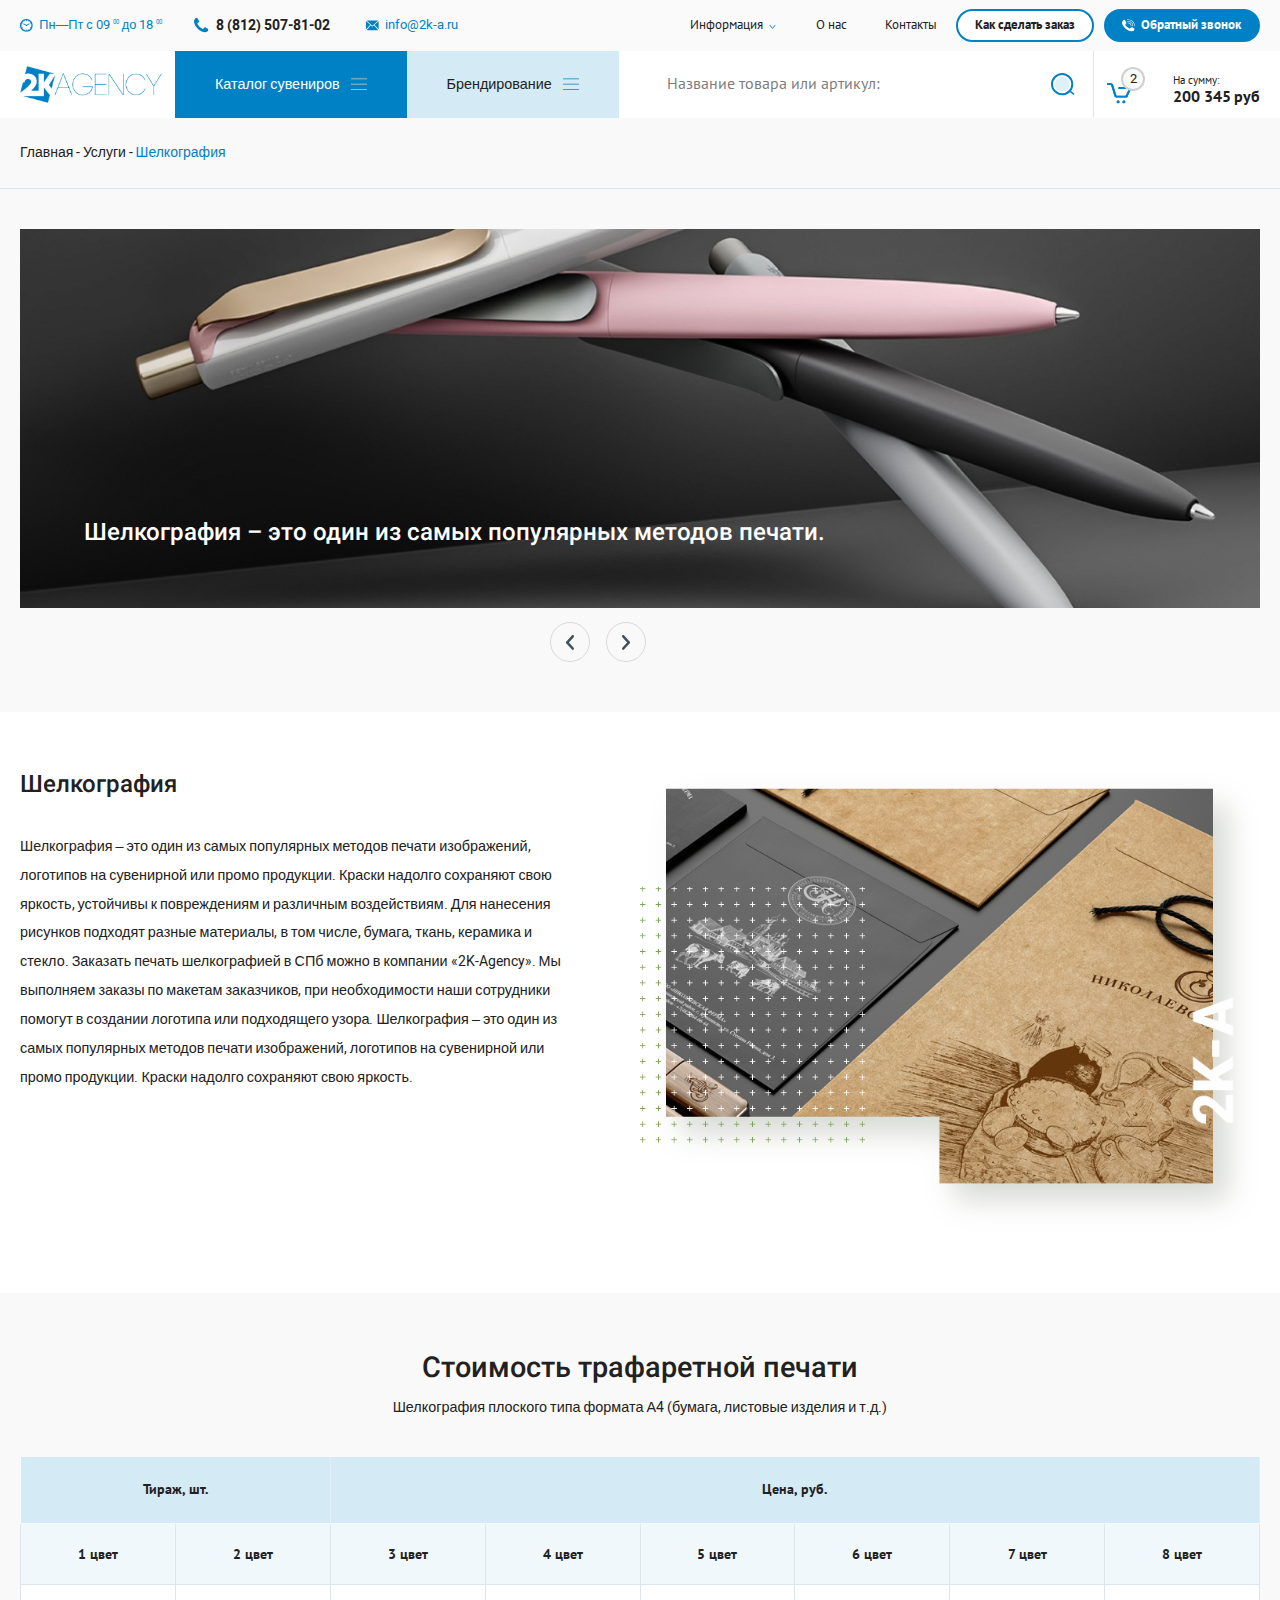
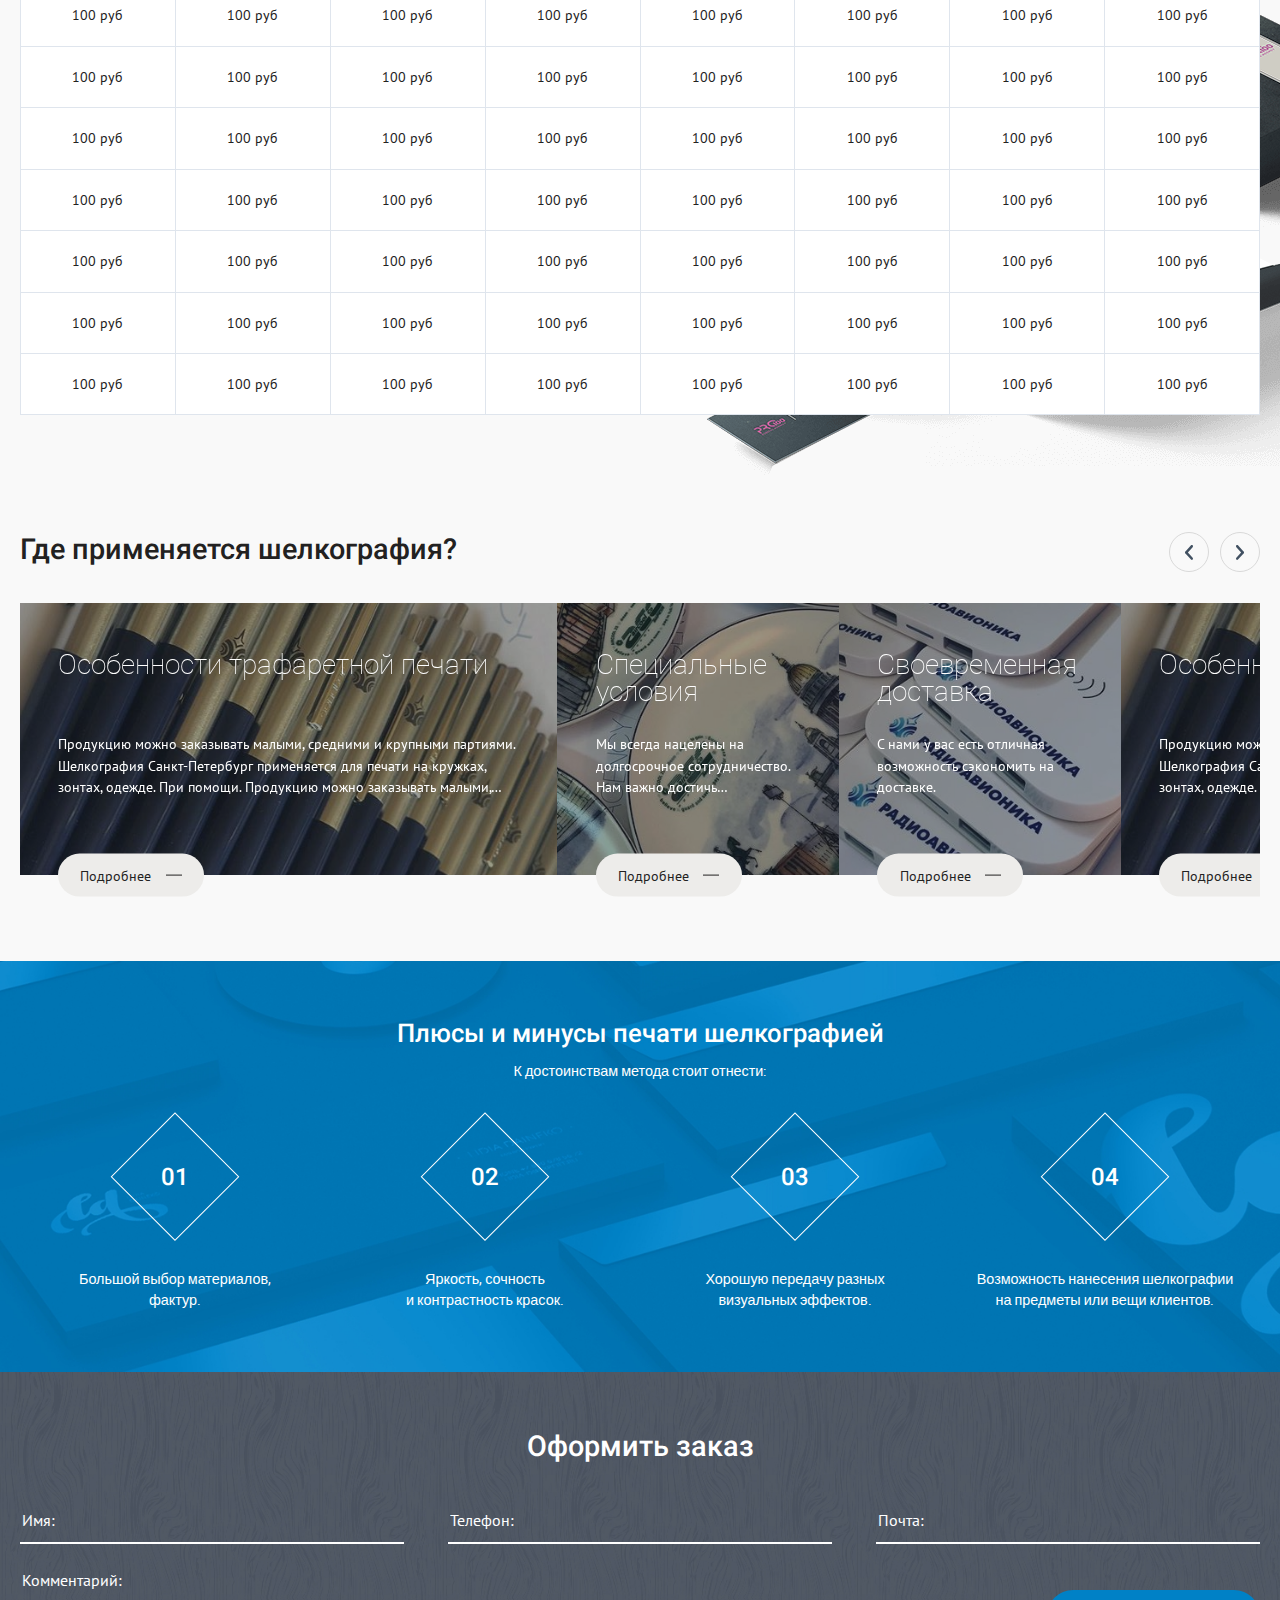
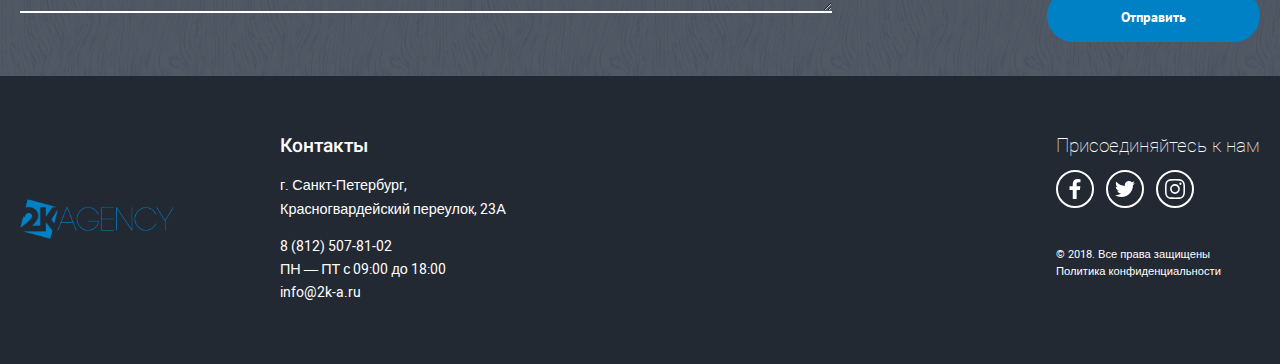
<file: service-page.html>
<!DOCTYPE html>
<html lang="ru">
<head>
	<meta charset="UTF-8">
	<meta name="viewport" content="width=device-width, initial-scale=1.0">
	<link rel="stylesheet" href="css/style.css">
	<title>2k-Agency Ser-Page</title>
</head>
<body>
	<div class="wrapper">
		<header class="header">
			<div class="header__top flex flex--center flex--between">
				<div class="header__top__mobile">
					<div class="menu-btn">
						<span></span>
						<span></span>
						<span></span>
					</div>
					<a href="#" class="logo">
						<img src="img/logo.png" alt="">
					</a>
				</div>
				<div class="header__top__contact flex flex--center">
					<div class="header__top__contact__item">
						<span class="ico">
							<svg>
								<use xlink:href="#svg-clock"></use>
							</svg>
						</span>
						<span class="text">
							Пн—Пт с 09 <sup>00</sup> до 18 <sup>00 </sup> 
						</span>
					</div>

					<a href="tel:88125078102" class="header__top__contact__item header__top__contact__item--lg">
						<span class="ico">
							<svg>
								<use xlink:href="#svg-call"></use>
							</svg>
						</span>
						<span class="text">
							8 (812) 507-81-02
						</span>
					</a>

					<a href="mailto:info@2k-a.ru" class="header__top__contact__item">
						<span class="ico">
							<svg>
								<use xlink:href="#svg-envelope"></use>
							</svg>
						</span>
						<span class="text">
							info@2k-a.ru
						</span>
					</a>
				</div>

				<div class="header__top__right flex">
					<ul class="header__top__menu flex flex--center">
						<li class="dropdown-link">
							<a href="#">
								Информация
							</a>
							<ul class="header__top__submenu">
								<li><a href="#">О компании</a></li>
								<li><a href="#">Доставка</a></li>
								<li><a href="#">Оплата</a></li>
								<li><a href="#">Оптовикам</a></li>
							</ul>
						</li>
						<li>
							<a href="#">
								О нас
							</a>
						</li>
						<li>
							<a href="#">
								Контакты
							</a>
						</li>
					</ul>

					<div class="header__top__btns flex flex--center">
						<a href="#" class="btn hide-on-mobile btn--lt btn--border">
							Как сделать заказ
						</a>
						<a href="#" class="btn callback btn--flex btn--lt js-callback">
							<span class="ico">
								<svg>
									<use xlink:href="#svg-callback"></use>
								</svg>
							</span>
							<span class="text">Обратный звонок</span>
						</a>
					</div>
				</div>

			</div>

			<div class="header__main flex">
				<div class="menu-btn">
					<span></span>
					<span></span>
					<span></span>
				</div>
				<a href="#" class="logo">
					<img src="img/logo.png" alt="">
				</a>
				<div class="header__main__center flex">
					<ul class="header__main__menu flex">
						<li class="catalog-li">
							<a href="#">
								<span class="text">Каталог сувениров</span>
								<span class="ico">
									<svg>
										<use xlink:href="#svg-burger"></use>
									</svg>
								</span>
							</a>
							<ul class="submenu">
								<li><a href="#">Пишущие инструменты</a></li>
								<li><a href="#">Электроника</a></li>
								<li><a href="#">Сумки и рюкзаки</a></li>
								<li><a href="#">Блокноты и ежедневники</a></li>
								<li><a href="#">Посуда</a></li>
								<li><a href="#">Чехлы</a></li>
								<li><a href="#">Полиграфия</a></li>
								<li><a href="#">Текстиль</a></li>
								<li><a href="#">Награды</a></li>
								<li><a href="#">Зонты</a></li>
								<li><a href="#">Промо-сувениры</a></li>
								<li><a href="#">Таблички и наружная реклама</a></li>
								<li><a href="#">Пакеты</a></li>
								<li><a href="#">Бейджи, шильды, номерки</a></li>
								<li><a href="#">Таблички и наружная реклама</a></li>
							</ul>
						</li>
						<li>
							<a href="#">
								<span class="text">Брендирование</span>
								<span class="ico">
									<svg>
										<use xlink:href="#svg-burger"></use>
									</svg>
								</span>
							</a>
							<ul class="submenu">
								<li><a href="#">инструменты</a></li>
								<li><a href="#">Электроника</a></li>
								<li><a href="#">Сумки и рюкзаки</a></li>
								<li><a href="#">Блокноты и ежедневники</a></li>
								<li><a href="#">Посуда</a></li>
								<li><a href="#">Чехлы</a></li>
								<li><a href="#">Полиграфия</a></li>
								<li><a href="#">Текстиль</a></li>
								<li><a href="#">Награды</a></li>
								<li><a href="#">Зонты</a></li>
								<li><a href="#">Промо-сувениры</a></li>
							</ul>
						</li>
					</ul>

					<div class="header__main__search">
						<form action="#">
							<input type="search" class="search-input" placeholder="Название товара или артикул:">
							<button type="submit" class="search-btn">
								<img src="img/icons/search.svg" alt="">
							</button>
						</form>
					</div>
				</div>
				<a href='#' class="header-cart flex">
					<div class="header-cart__current">
						
						<span class="gods-count">2</span>
						<div class="ico">
							<svg>
								<use xlink:href="#svg-cart"></use>
							</svg>
						</div>
					</div>
					<div class="header-cart__total">
						<span class="header-cart__total__title">На сумму: </span>
						<div class="header-cart__total__summa">200 345</div>
					</div>
				</a>
			</div>

		</header>
		<main class="main">
			<section class="breadcrumbs-block grey-bg-light">
				<div class="container">
					<ul class="breadcrumbs flex flex--wrap">
						<li><a href="#">Главная</a></li>
						<li><a href="#">Услуги</a></li>
						<li>Шелкография</li>
					</ul>
				</div>
			</section>
			
			<section class="service-page-top grey-bg-light">
				<div class="container">
					<div class="service-page__slider">
						<div class="service-page__slider__item">
							<div class="service-page__slider__content">
								<h3 class="service-page__slider__title">
									Шелкография – это один из самых популярных методов печати.
								</h3>
							</div>
							<img src="img/slides/slide-lg-2.jpg" alt="" class="service-page__slider__img">
						</div>

						<div class="service-page__slider__item">
							<div class="service-page__slider__content">
								<h3 class="service-page__slider__title">
									Шелкография – это один из самых популярных методов печати.
								</h3>
								<p class="service-page__slider__descr">
									Lorem ipsum dolor sit amet, consectetur adipisicing elit. Temporibus expedita quasi, tempora nihil, minima cupiditate quod nobis maxime aperiam fuga.
								</p>
							</div>
							<img src="img/slides/slide-lg-2.jpg" alt="" class="service-page__slider__img">
						</div>
					</div>
				</div>
			</section>

			<section class="section service-page-descr">
				<div class="container flex flex--between">
					<div class="service-page-descr__text">
						<h3>Шелкография</h3>
						<p>
							Шелкография – это один из самых популярных методов печати изображений, логотипов на сувенирной или промо продукции. Краски надолго сохраняют свою яркость, устойчивы к повреждениям и различным воздействиям. Для нанесения рисунков подходят разные материалы, в том числе, бумага, ткань, керамика и стекло. Заказать печать шелкографией в СПб можно в компании «2K-Agency». Мы выполняем заказы по макетам заказчиков, при необходимости наши сотрудники помогут в создании логотипа или подходящего узора. Шелкография – это один из самых популярных методов печати изображений, логотипов на сувенирной или промо продукции. Краски надолго сохраняют свою яркость.
						</p>
					</div>
					<div class="service-page-descr__img">
						<img src="img/service/page-descr-img.png" alt="">
					</div>
				</div>
			</section>

			<section class="grey-bg-light section price-section">
				<div class="container">
					<div class="title text-center">
						<h2>Стоимость трафаретной печати</h2>
						<p>Шелкография плоского типа формата А4 (бумага, листовые изделия и т.д.)</p>
					</div>

					<div class="price-table-container">
						<table class="price-table">
							<tr>
								<th colspan="2">Тираж, шт.</th>
								<th colspan="6">Цена, руб.</th>
							</tr>
							<tr class="subtitle">
								<td>1 цвет</td>
								<td>2 цвет</td>
								<td>3 цвет</td>
								<td>4 цвет</td>
								<td>5 цвет</td>
								<td>6 цвет</td>
								<td>7 цвет</td>
								<td>8 цвет</td>
							</tr>
							<tr>
								<td>100 руб</td>
								<td>100 руб</td>
								<td>100 руб</td>
								<td>100 руб</td>
								<td>100 руб</td>
								<td>100 руб</td>
								<td>100 руб</td>
								<td>100 руб</td>
							</tr>
							<tr>
								<td>100 руб</td>
								<td>100 руб</td>
								<td>100 руб</td>
								<td>100 руб</td>
								<td>100 руб</td>
								<td>100 руб</td>
								<td>100 руб</td>
								<td>100 руб</td>
							</tr>
							<tr>
								<td>100 руб</td>
								<td>100 руб</td>
								<td>100 руб</td>
								<td>100 руб</td>
								<td>100 руб</td>
								<td>100 руб</td>
								<td>100 руб</td>
								<td>100 руб</td>
							</tr>
							<tr>
								<td>100 руб</td>
								<td>100 руб</td>
								<td>100 руб</td>
								<td>100 руб</td>
								<td>100 руб</td>
								<td>100 руб</td>
								<td>100 руб</td>
								<td>100 руб</td>
							</tr>
							<tr>
								<td>100 руб</td>
								<td>100 руб</td>
								<td>100 руб</td>
								<td>100 руб</td>
								<td>100 руб</td>
								<td>100 руб</td>
								<td>100 руб</td>
								<td>100 руб</td>
							</tr>
							<tr>
								<td>100 руб</td>
								<td>100 руб</td>
								<td>100 руб</td>
								<td>100 руб</td>
								<td>100 руб</td>
								<td>100 руб</td>
								<td>100 руб</td>
								<td>100 руб</td>
							</tr>
							<tr>
								<td>100 руб</td>
								<td>100 руб</td>
								<td>100 руб</td>
								<td>100 руб</td>
								<td>100 руб</td>
								<td>100 руб</td>
								<td>100 руб</td>
								<td>100 руб</td>
							</tr>
						</table>
					</div>
				</div>
			</section>

			<section class="section news-section  arrows-right grey-bg-light">
				<div class="container">
					<div class="title flex flex--between flex--center">
						<h2>
							Где применяется шелкография?
						</h2>
						<div class="title__right">
							
						</div>
					</div>

					<div class="news-slider">
						<div class="news-slider__item news-slider__item--lg">
							<div class="news-slider__content">
								<h3>
									Особенности трафаретной печати
								</h3>
								<p>
									Продукцию можно заказывать малыми, средними и крупными партиями. Шелкография Санкт-Петербург применяется для печати на кружках, зонтах, одежде. При помощи. Продукцию можно заказывать малыми, средними и крупными партиями. Шелкография Санкт-Петербург применяется для печати на кружках, зонтах, одежде. При помощи.
								</p>
								<a href="#" class="more">
									Подробнее
								</a>
							</div>
							<img src="img/slides/news-slide-1.png" alt="" class="news-slider__img">
						</div>
						<div class="news-slider__item">
							<div class="news-slider__content">
								<h3>
									Специальные условия 
								</h3>
								<p>
									Мы всегда нацелены на долгосрочное сотрудничество. Нам важно достичь поставленной цели!
								</p>
								<a href="#" class="more">
									Подробнее
								</a>
							</div>
							<img src="img/slides/news-slide-2.jpg" alt="" class="news-slider__img">
						</div>
						<div class="news-slider__item">
							<div class="news-slider__content">
								<h3>
									Своевременная доставка
								</h3>
								<p>
									С нами у вас есть отличная возможность сэкономить на доставке.
								</p>
								<a href="#" class="more">
									Подробнее
								</a>
							</div>
							<img src="img/slides/news-slide-3.jpg" alt="" class="news-slider__img">
						</div>
						<div class="news-slider__item news-slider__item--lg">
							<div class="news-slider__content">
								<h3>
									Особенности трафаретной печати
								</h3>
								<p>
									Продукцию можно заказывать малыми, средними и крупными партиями. Шелкография Санкт-Петербург применяется для печати на кружках, зонтах, одежде. При помощи.
								</p>
								<a href="#" class="more">
									Подробнее
								</a>
							</div>
							<img src="img/slides/news-slide-1.png" alt="" class="news-slider__img">
						</div>
						<div class="news-slider__item">
							<div class="news-slider__content">
								<h3>
									Специальные условия 
								</h3>
								<p>
									Мы всегда нацелены на долгосрочное сотрудничество. Нам важно достичь поставленной цели!
								</p>
								<a href="#" class="more">
									Подробнее
								</a>
							</div>
							<img src="img/slides/news-slide-2.jpg" alt="" class="news-slider__img">
						</div>
						<div class="news-slider__item">
							<div class="news-slider__content">
								<h3>
									Своевременная доставка
								</h3>
								<p>
									С нами у вас есть отличная возможность сэкономить на доставке.
								</p>
								<a href="#" class="more">
									Подробнее
								</a>
							</div>
							<img src="img/slides/news-slide-3.jpg" alt="" class="news-slider__img">
						</div>
					</div>
				</div>
			</section>

			<section class="features-block section">
				<div class="container">
					<div class="title text-center">
						<h3>
							Плюсы и минусы печати шелкографией
						</h3>
						<p>
							К достоинствам метода стоит отнести:
						</p>
					</div>

					<ul class="features-block__list flex flex--between">
						<li>
							<div class="features-block__item">
								<div class="features-block__number"></div>
								<p class="features-block__text">
									Большой выбор материалов,<br>
									фактур.
								</p>
							</div>
						</li>
						<li>
							<div class="features-block__item">
								<div class="features-block__number"></div>
								<p class="features-block__text">
									Яркость, сочность <br>
									и контрастность красок.
								</p>
							</div>
						</li>
						<li>
							<div class="features-block__item">
								<div class="features-block__number"></div>
								<p class="features-block__text">
									Хорошую передачу разных<br> 
									визуальных эффектов.
								</p>
							</div>
						</li>
						<li>
							<div class="features-block__item">
								<div class="features-block__number"></div>
								<p class="features-block__text">
									Возможность нанесения шелкографии <br>
									на предметы или вещи клиентов.
								</p>
							</div>
						</li>
					</ul>
				</div>
			</section>

			<section class="order section">
				<div class="container">
					<div class="title text-center">
						<h2>
							Оформить заказ
						</h2>
					</div>
					<form action="#">
						<div class="order-row flex flex--between">
							<input type="text" class="order-input" placeholder="Имя:">
							<input type="text" class="order-input" placeholder="Телефон:">
							<input type="email" class="order-input" placeholder="Почта:">
						</div>

						<div class="order-row flex flex--between flex--center">
							<textarea  class="order-input" placeholder="Комментарий:"></textarea>
							<input type="submit" value="Отправить" class="btn btn--lg">
						</div>
					</form>
				</div>
			</section>

		</main>
		<footer class="footer section">

			<div class="container flex flex--center">
				<div class="footer__left">
					<a href="#" class="logo">
						<img src="img/logo.png" alt="">
					</a>
				</div>
				<div class="footer__right flex flex--between">
					<div class="footer__contact">
						<h4>Контакты</h4>
						<address class="address">
							г. Санкт-Петербург, <br>
							Красногвардейский переулок, 23А
						</address>
						<div class="footer__contact__item">
							<a href="tel:88125078102">8 (812) 507-81-02</a>
							<span class="work-time">ПН — ПТ с 09:00 до 18:00</span>
							<a href="mailto:info@2k-a.ru">info@2k-a.ru</a>
						</div>
					</div>
					<div class="footer__options">
						<h4>Присоединяйтесь к нам</h4>
						<ul class="social">
							<li>
								<a href="#">
									<span class="ico">
										<svg>
											<use xlink:href="#svg-fb"></use>
										</svg>
									</span>
								</a>
							</li>
							<li>
								<a href="#">
									<span class="ico">
										<svg>
											<use xlink:href="#svg-tw"></use>
										</svg>
									</span>
								</a>
							</li>
							<li>
								<a href="#">
									<span class="ico">
										<svg>
											<use xlink:href="#svg-inst"></use>
										</svg>
									</span>
								</a>
							</li>
						</ul>
						<p class="copyright">
							© 2018. Все права защищены <br>
							Политика конфиденциальности
						</p>
					</div>
				</div>
			</div>

			<!-- svg-sprite -->
			<div class="svg-sprite">
				<svg xmlns="http://www.w3.org/2000/svg" xmlns:xlink="http://www.w3.org/1999/xlink">

					<symbol viewBox="0 0 8 15" id="svg-left-angle"><g><g><path d="M7.65085,0.36786c0.45034,0.50163 0.45034,1.31512 0,1.81723l-4.74993,5.30414l4.74993,5.30454c0.45034,0.50211 0.45034,1.31559 0,1.81723c-0.44896,0.50163 -1.1774,0.50163 -1.62635,0l-5.12084,-5.71806c-0.21059,-0.0497 -0.41107,-0.16595 -0.57452,-0.34874c-0.25824,-0.28837 -0.36817,-0.67928 -0.32979,-1.05486c-0.03838,-0.37571 0.07155,-0.76678 0.32979,-1.05515c0.16349,-0.18267 0.36403,-0.29882 0.57468,-0.34845l5.12067,-5.71787c0.44896,-0.50163 1.1774,-0.50163 1.62635,0z" fill="currentColor" fill-opacity="1"></path></g></g></symbol>

					<symbol viewBox="0 0 8 15" id="svg-right-angle"><g><g><path d="M1.97431,0.36786l5.12012,5.71795c0.21062,0.04967 0.41114,0.1658 0.57455,0.34838c0.25784,0.28837 0.3676,0.67943 0.32928,1.05515c0.03832,0.37558 -0.07144,0.76649 -0.32928,1.05486c-0.16336,0.1827 -0.36382,0.29893 -0.57438,0.34867l-5.12028,5.71813c-0.44896,0.50163 -1.17809,0.50163 -1.62705,0c-0.44896,-0.50163 -0.44896,-1.31512 0,-1.81723l4.74993,-5.30454l-4.74993,-5.30414c-0.44896,-0.50211 -0.44896,-1.31559 0,-1.81723c0.44896,-0.50163 1.17809,-0.50163 1.62705,0z" fill="currentColor" fill-opacity="1"></path></g></g></symbol>

					<symbol viewBox="0 0 25 20" id="svg-tw"><g><g><path fill="currentColor"  d="M7.862 19.999c9.435 0 14.594-7.694 14.594-14.366 0-.218-.005-.435-.015-.65a10.324 10.324 0 0 0 2.56-2.617c-.92.404-1.909.674-2.947.796A5.079 5.079 0 0 0 24.311.37c-.992.578-2.09 1-3.258 1.225A5.16 5.16 0 0 0 17.31 0c-2.833 0-5.13 2.262-5.13 5.049 0 .396.045.781.134 1.15A14.638 14.638 0 0 1 1.739.924a4.98 4.98 0 0 0-.693 2.538c0 1.752.905 3.298 2.282 4.203a5.147 5.147 0 0 1-2.324-.632v.064c0 2.445 1.768 4.489 4.115 4.95a5.155 5.155 0 0 1-2.317.087c.653 2.007 2.547 3.466 4.792 3.506a10.392 10.392 0 0 1-6.37 2.163c-.413 0-.822-.025-1.224-.071A14.687 14.687 0 0 0 7.862 20"/></g></g></symbol>

					<symbol viewBox="0 0 20 20" id="svg-inst"><g><g><path fill="currentColor" d="M10.197 20l-.199-.001a69.584 69.584 0 0 1-4.425-.12c-1.291-.08-2.47-.526-3.41-1.29-.905-.741-1.524-1.739-1.838-2.97-.274-1.072-.289-2.124-.302-3.143C.013 11.747 0 10.88 0 10.003c0-.886.012-1.75.022-2.48.013-1.017.028-2.07.302-3.142.314-1.23.933-2.23 1.838-2.968C3.103.646 4.282.201 5.573.122A68.271 68.271 0 0 1 10.002 0a69.124 69.124 0 0 1 4.425.122c1.292.08 2.47.524 3.41 1.291.906.738 1.525 1.738 1.839 2.968.273 1.071.288 2.125.301 3.142.01.73.022 1.594.023 2.474v.006c-.001.878-.013 1.744-.023 2.473-.013 1.02-.028 2.07-.301 3.143-.314 1.231-.933 2.229-1.84 2.97-.939.764-2.118 1.21-3.41 1.29-1.348.08-2.733.12-4.229.12zm-.199-1.563a68.43 68.43 0 0 0 4.335-.118c.976-.06 1.823-.377 2.517-.942.64-.523 1.082-1.246 1.312-2.146.228-.891.24-1.85.254-2.775.008-.725.019-1.585.021-2.456-.002-.871-.013-1.73-.021-2.454-.014-.927-.026-1.887-.254-2.779-.23-.9-.671-1.62-1.312-2.145-.694-.564-1.541-.88-2.517-.94a68.838 68.838 0 0 0-4.331-.12 68.873 68.873 0 0 0-4.334.12c-.977.06-1.824.376-2.517.94-.641.524-1.083 1.245-1.313 2.145-.227.892-.24 1.85-.254 2.779-.01.725-.02 1.584-.021 2.457.001.867.012 1.728.021 2.453.014.926.027 1.884.254 2.775.23.9.672 1.623 1.313 2.146.693.565 1.54.881 2.517.94 1.376.084 2.792.125 4.33.12zm-.038-3.553A4.89 4.89 0 0 1 5.078 10 4.888 4.888 0 0 1 9.96 5.118 4.887 4.887 0 0 1 14.843 10a4.889 4.889 0 0 1-4.883 4.884zm0-8.204A3.323 3.323 0 0 0 6.64 10c0 1.83 1.49 3.32 3.32 3.32 1.831 0 3.321-1.49 3.321-3.32 0-1.83-1.49-3.32-3.32-3.32zm6.603-1.954a1.173 1.173 0 1 1-2.345 0 1.173 1.173 0 0 1 2.345 0z"/></g></g></symbol>

					<symbol viewBox="0 0 11 20" id="svg-fb"><g><g><path fill="currentColor" d="M7.139 20v-9.122h3.242l.487-3.556h-3.73v-2.27c0-1.03.302-1.73 1.868-1.73l1.992-.002V.14A28.7 28.7 0 0 0 8.094 0C5.22 0 3.251 1.657 3.251 4.7v2.622H0v3.556h3.25V20z"/></g></g></symbol>

					<symbol viewBox="0 0 19 19" id="svg-clock"><g><g><path d="M18.9982,9.49849c0,5.23853 -4.26131,9.50003 -9.49941,9.50003c-5.23879,0 -9.5001,-4.26197 -9.5001,-9.50003c0,-5.23853 4.26131,-9.50003 9.5001,-9.50003c5.23809,0 9.49941,4.26149 9.49941,9.50003zM15.72751,13.67176l-0.85987,-0.49591c-0.23866,-0.13828 -0.32098,-0.44394 -0.18263,-0.68283c0.13766,-0.23937 0.44412,-0.32139 0.68278,-0.18311l0.85987,0.49686c0.46003,-0.93031 0.73189,-1.96886 0.76648,-3.06654l-0.81629,0.00238h-0.00138c-0.04566,0 -0.09062,-0.01192 -0.13074,-0.03481c-0.08232,-0.04673 -0.13282,-0.13447 -0.13351,-0.22888c-0.00069,-0.07057 0.02698,-0.13733 0.07679,-0.1874c0.04981,-0.05007 0.11622,-0.07772 0.18747,-0.0782l0.81629,-0.00238c-0.04151,-1.08051 -0.31199,-2.10285 -0.7651,-3.02029l-0.85987,0.49686c-0.07886,0.0453 -0.16464,0.06676 -0.24973,0.06676c-0.17225,0 -0.34035,-0.08965 -0.43305,-0.24986c-0.13835,-0.23937 -0.05673,-0.54502 0.18263,-0.68283l0.85987,-0.49639c-0.59354,-0.88263 -1.36902,-1.63221 -2.27316,-2.19536l-0.40469,0.70667c-0.04704,0.08202 -0.13559,0.13304 -0.23036,0.13304c-0.04635,0 -0.09062,-0.01192 -0.13074,-0.03529c-0.12659,-0.07248 -0.17087,-0.2346 -0.09823,-0.36097l0.40607,-0.70763c-0.90622,-0.4797 -1.92105,-0.77868 -2.99745,-0.8502v0.99468c0,0.27609 -0.22483,0.5002 -0.50015,0.5002c-0.27671,0 -0.50015,-0.22411 -0.50015,-0.5002v-0.99468c-1.093,0.07248 -2.12235,0.37956 -3.03757,0.87166l0.40953,0.70524c0.03528,0.06104 0.04566,0.13208 0.02698,0.20075c-0.01799,0.06819 -0.06157,0.12541 -0.12314,0.16117c-0.08094,0.04721 -0.18401,0.04673 -0.26495,0.00048c-0.04012,-0.02337 -0.07333,-0.05579 -0.09685,-0.09632l-0.40953,-0.70429c-0.88616,0.56028 -1.64849,1.30129 -2.23304,2.17104l0.85918,0.49639c0.23935,0.13781 0.32098,0.44346 0.18263,0.68283c-0.09201,0.16022 -0.26011,0.24986 -0.43305,0.24986c-0.0844,0 -0.17087,-0.02146 -0.24973,-0.06676l-0.86056,-0.49686c-0.45864,0.93031 -0.73051,1.96886 -0.76579,3.06606l0.81698,-0.00238c0.14596,0 0.26495,0.11826 0.26495,0.26369c0,0.07105 -0.02629,0.13733 -0.07679,0.1874c-0.04981,0.05007 -0.11622,0.0782 -0.18678,0.0782l-0.81698,0.00238c0.04081,1.08051 0.31199,2.10333 0.76441,3.02076l0.86056,-0.49686c0.24004,-0.13828 0.54512,-0.05627 0.68278,0.18263c0.13835,0.23937 0.05673,0.54502 -0.18263,0.68331l-0.85918,0.49591c0.59285,0.88263 1.36902,1.63221 2.27178,2.19536l0.40538,-0.70667c0.04704,-0.08202 0.13559,-0.13304 0.23036,-0.13304c0.04635,0 0.09062,0.01192 0.13144,0.03529c0.06157,0.03529 0.10515,0.09203 0.12383,0.16022c0.01799,0.06819 0.00899,0.13971 -0.02629,0.20075l-0.40538,0.70763c0.90553,0.4797 1.92105,0.77915 2.99745,0.8502v-0.99468c0,-0.27609 0.22344,-0.49973 0.50015,-0.49973c0.27533,0 0.50015,0.22364 0.50015,0.49973v0.99468c1.09231,-0.07248 2.12166,-0.37956 3.03757,-0.87166l-0.41022,-0.70477c-0.03528,-0.06151 -0.04497,-0.13256 -0.02698,-0.20075c0.01868,-0.06866 0.06157,-0.12589 0.12314,-0.16117c0.04151,-0.02384 0.08578,-0.03624 0.13213,-0.03624c0.09477,0 0.18263,0.05054 0.22967,0.13208l0.40953,0.70429c0.88685,-0.56076 1.64918,-1.30177 2.23373,-2.17152zM14.04789,7.03181c0.1681,0.30327 0.0588,0.68521 -0.24489,0.85354l-3.27208,1.8158c-0.09477,0.48399 -0.52021,0.84972 -1.03212,0.84972c-0.5126,0 -0.93873,-0.36573 -1.03212,-0.84972l-3.27277,-1.8158c-0.30369,-0.16832 -0.41299,-0.55027 -0.24489,-0.85354c0.16879,-0.30327 0.55065,-0.41294 0.85434,-0.24462l3.20705,1.77956c0.14596,-0.07677 0.31199,-0.12064 0.48839,-0.12064c0.17571,0 0.34243,0.04387 0.48839,0.12064l3.20636,-1.77956c0.30369,-0.16832 0.68624,-0.05865 0.85434,0.24462z" fill="currentColor" fill-opacity="1"></path></g></g></symbol>

					<symbol viewBox="0 0 14 14" id="svg-call"><g><g><path d="M13.96952,10.84621c-0.03943,-0.11921 -0.29124,-0.29469 -0.75541,-0.52643c-0.1259,-0.07343 -0.30507,-0.17214 -0.53681,-0.2985c-0.23244,-0.12636 -0.44343,-0.24223 -0.63228,-0.34857c-0.18885,-0.10586 -0.36595,-0.20885 -0.53128,-0.30756c-0.02767,-0.02003 -0.10999,-0.0782 -0.24904,-0.17452c-0.13974,-0.09584 -0.25665,-0.16737 -0.3535,-0.2141c-0.09477,-0.04625 -0.19024,-0.06962 -0.28363,-0.06962c-0.13213,0 -0.29746,0.09489 -0.49738,0.28372c-0.19854,0.1893 -0.38047,0.39482 -0.54581,0.61703c-0.16603,0.22173 -0.34104,0.42725 -0.52713,0.61607c-0.18609,0.18978 -0.33897,0.28372 -0.45795,0.28372c-0.06018,0 -0.13351,-0.01669 -0.22344,-0.04911c-0.08924,-0.03338 -0.15703,-0.06247 -0.20338,-0.08488c-0.04704,-0.02337 -0.1259,-0.06962 -0.23935,-0.13971c-0.11276,-0.06914 -0.1764,-0.10729 -0.18885,-0.11396c-0.9083,-0.50402 -1.68723,-1.08099 -2.3368,-1.73044c-0.65027,-0.65041 -1.22651,-1.42908 -1.73081,-2.33698c-0.00692,-0.01335 -0.04497,-0.07677 -0.11414,-0.18978c-0.06918,-0.11206 -0.11622,-0.19169 -0.13974,-0.23842c-0.02352,-0.04673 -0.05119,-0.11492 -0.0844,-0.20409c-0.03251,-0.08965 -0.04912,-0.16356 -0.04912,-0.22364c0,-0.11873 0.09408,-0.2718 0.28293,-0.45729c0.18885,-0.18549 0.395,-0.36144 0.61637,-0.52738c0.22275,-0.16546 0.42751,-0.34809 0.61637,-0.54693c0.18955,-0.19884 0.28432,-0.3643 0.28432,-0.49734c0,-0.09203 -0.02421,-0.18692 -0.07056,-0.28276c-0.04635,-0.09632 -0.11691,-0.21362 -0.21376,-0.35334c-0.09616,-0.13971 -0.15427,-0.22221 -0.17363,-0.24891c-0.09892,-0.16546 -0.202,-0.34237 -0.30784,-0.53167c-0.10653,-0.1893 -0.22275,-0.39959 -0.34865,-0.63181c-0.1259,-0.23174 -0.22552,-0.41056 -0.29815,-0.53692c-0.23244,-0.46396 -0.40815,-0.71621 -0.52713,-0.75579c-0.04635,-0.02003 -0.11622,-0.03004 -0.20891,-0.03004c-0.17917,0 -0.41299,0.03338 -0.70146,0.09966c-0.28847,0.0658 -0.51537,0.1359 -0.6807,0.20885c-0.33205,0.13971 -0.68278,0.54359 -1.05495,1.21307c-0.33758,0.62323 -0.50638,1.24025 -0.50638,1.84965c0,0.17881 0.01176,0.35334 0.0339,0.52214c0.02352,0.16975 0.06503,0.36001 0.12521,0.5722c0.06018,0.21219 0.10722,0.36955 0.14389,0.47255c0.03597,0.103 0.10377,0.28658 0.20338,0.55122c0.10031,0.26608 0.1598,0.4282 0.17917,0.48733c0.23174,0.65041 0.50776,1.23072 0.82667,1.74141c0.52298,0.84829 1.23758,1.72567 2.14311,2.63023c0.90345,0.90504 1.78062,1.61934 2.62942,2.14338c0.51053,0.31757 1.09023,0.59366 1.74119,0.82493c0.0588,0.02003 0.22206,0.07963 0.48701,0.17977c0.26426,0.09966 0.44827,0.16689 0.55203,0.20361c0.10307,0.03672 0.25941,0.08488 0.47179,0.144c0.21307,0.06008 0.40261,0.10157 0.5721,0.12493c0.16948,0.02289 0.34381,0.03481 0.52229,0.03481c0.60945,0 1.2272,-0.16975 1.8498,-0.50735c0.66894,-0.37098 1.07432,-0.72289 1.21337,-1.05429c0.07264,-0.16546 0.1425,-0.39291 0.20822,-0.6814c0.0671,-0.28849 0.09962,-0.52214 0.09962,-0.70095c0,-0.09298 -0.01038,-0.16308 -0.02975,-0.20981z" fill="currentColor" fill-opacity="1"></path></g></g></symbol>

					<symbol viewBox="0 0 16 12" id="svg-envelope"><g><g><path d="M15.99917,9.99976c0,0.35048 -0.09823,0.67568 -0.25665,0.96178l-5.05201,-5.65243l4.99736,-4.37212c0.19439,0.30851 0.3113,0.67091 0.3113,1.06239zM1.04653,0.25177c0.28432,-0.1564 0.60599,-0.25225 0.95257,-0.25225h12.00016c0.34658,0 0.66825,0.09584 0.95326,0.25225l-6.953,6.08397zM15.05421,11.69205c-0.30645,0.19217 -0.66618,0.30756 -1.05495,0.30756h-12.00016c-0.38808,0 -0.7478,-0.11539 -1.05426,-0.30756l5.11565,-5.72491l1.60975,1.40953c0.09408,0.08202 0.21168,0.12302 0.32928,0.12302c0.1176,0 0.23451,-0.04101 0.32928,-0.12302l1.60906,-1.40953zM5.30784,5.30816l-5.05132,5.65338c-0.15911,-0.2861 -0.25734,-0.61131 -0.25734,-0.96178v-8.00037c0,-0.39148 0.1176,-0.75388 0.31199,-1.06239z" fill="currentColor" fill-opacity="1"></path></g></g></symbol>

					<symbol viewBox="0 0 15 14" id="svg-callback"><g><g><path d="M10.3558,7.19507c-0.01453,-0.76723 -0.33551,-1.45054 -0.86126,-1.95265c-0.52575,-0.51594 -1.27009,-0.82254 -2.07324,-0.82254c-0.07333,0 -0.14596,0.01383 -0.21929,0.01383c-0.01453,0 -0.02905,0 -0.04358,0c-0.08785,0 -0.16049,0.01383 -0.24835,0.02813c-0.17502,0.04148 -0.36526,-0.08392 -0.39431,-0.26512c-0.04358,-0.16737 0.08785,-0.34857 0.2774,-0.3767c0.10238,-0.01383 0.20476,-0.02766 0.30645,-0.04148c0.11691,-0.01431 0.21929,-0.01431 0.32167,-0.01431c0.30645,0 0.62744,0.04196 0.91936,0.11158c0.62813,0.16737 1.18293,0.47445 1.63535,0.90647c0.36526,0.36287 0.67171,0.79489 0.84742,1.28317c0.13144,0.3767 0.20407,0.76675 0.20407,1.17111c0,0.04196 0,0.08392 0,0.15354c-0.01453,0.06962 -0.01453,0.11158 -0.01453,0.15354c-0.01453,0.1812 -0.18955,0.32091 -0.37978,0.30661c-0.18955,-0.01383 -0.33551,-0.1812 -0.32098,-0.3624c0.01453,-0.05579 0.01453,-0.09775 0.04358,-0.13971c0,-0.02766 0,-0.09727 0,-0.15306zM12.32735,7.36244c0,-0.04196 0,-0.09775 0,-0.13971c0,-0.61369 -0.13144,-1.19925 -0.35073,-1.72901c-0.24835,-0.58556 -0.62813,-1.12963 -1.09507,-1.57595c-0.56933,-0.54359 -1.27009,-0.94843 -2.05871,-1.17111c-0.45242,-0.12589 -0.92006,-0.1955 -1.41606,-0.1955c-0.13144,0 -0.2774,0 -0.42406,0.01383c-0.04358,0 -0.08716,0.01431 -0.13144,0.01431c-0.10169,0.01383 -0.18955,0.02766 -0.29193,0.04148c-0.17502,0.04196 -0.36456,-0.08345 -0.39431,-0.26464c-0.04358,-0.16737 0.08785,-0.34857 0.2774,-0.3767c0.16118,-0.02766 0.32167,-0.04196 0.48216,-0.05579c0.16049,-0.01383 0.32098,-0.01383 0.48216,-0.01383c0.14596,0 0.30645,0 0.45242,0.01383c1.35795,0.09775 2.58446,0.66948 3.50451,1.54781c0.80245,0.76723 1.37247,1.77097 1.56202,2.88677c0.04358,0.29278 0.07333,0.58556 0.07333,0.89264c0,0.15306 0,0.30661 -0.01522,0.46015c-0.01453,0.1812 -0.18955,0.32043 -0.37909,0.30661c-0.19024,-0.01383 -0.3362,-0.1812 -0.32167,-0.3624c0,-0.09775 0.01453,-0.1812 0.04427,-0.29278zM14.99897,7.25086c0,0.19503 -0.01453,0.40436 -0.02905,0.61369c-0.01453,0.1812 -0.18955,0.32043 -0.37978,0.30661c-0.18955,-0.01383 -0.33551,-0.1812 -0.32098,-0.3624c0,-0.09775 0.01453,-0.18167 0.01453,-0.26512c0,-0.09775 0,-0.20933 0,-0.30708c0,-1.82676 -0.77409,-3.47233 -2.01513,-4.65727c-1.25557,-1.18542 -2.97877,-1.92451 -4.87699,-1.92451c-0.20407,0 -0.39362,0.01383 -0.59838,0.02766c-0.10238,0 -0.20407,0.01383 -0.30645,0.02813c-0.10238,0.01383 -0.19024,0.02766 -0.29193,0.04148c-0.17571,0.04196 -0.36526,-0.08345 -0.39431,-0.26464c-0.04427,-0.16737 0.08716,-0.34857 0.2774,-0.3767c0.2186,-0.04196 0.43789,-0.06962 0.65718,-0.08345c0.2186,-0.01431 0.43789,-0.02813 0.65649,-0.02813c2.10299,0 4.00121,0.80872 5.38821,2.13385c1.37247,1.31083 2.2192,3.12376 2.2192,5.11789zM13.11528,13.53987c-4.46746,2.32887 -12.48371,-4.72736 -13.12636,-9.09233c-0.24835,-1.77097 2.774,-5.56374 3.85455,-3.19338l1.15387,2.46859c0.54027,1.38044 -1.12413,1.74284 -1.09507,2.46811c0.01453,0.47398 1.27009,1.93834 1.56202,2.24543c0.6136,0.64135 2.4973,2.04992 3.50451,2.28691c0.48216,0.11158 0.891,-0.47445 1.1096,-0.69714c0.90553,-0.92077 0.93458,-1.21355 1.79584,-0.76723l2.58446,1.32465c0.99338,0.57173 -0.35004,2.42662 -1.34342,2.95639z" fill="currentColor" fill-opacity="1"></path></g></g></symbol>

					<symbol viewBox="0 0 33 26" id="svg-cart"><g><g><path d="M21.7668,22.29334c1.03074,0 1.8664,0.8297 1.8664,1.85299c0,1.02329 -0.83566,1.85299 -1.8664,1.85299c-1.03005,0 -1.86571,-0.8297 -1.86571,-1.85299c0,-1.02329 0.83566,-1.85299 1.86571,-1.85299z" fill="currentColor" fill-opacity="1"></path></g><g><path d="M14.30397,22.29334c1.03074,0 1.86571,0.8297 1.86571,1.85299c0,1.02329 -0.83497,1.85299 -1.86571,1.85299c-1.03074,0 -1.86571,-0.8297 -1.86571,-1.85299c0,-1.02329 0.83497,-1.85299 1.86571,-1.85299z" fill="currentColor" fill-opacity="1"></path></g><g><path d="M29.85292,4.99941v0v2.47049v0h-14.92705v0v-2.47049v0z" fill="currentColor" fill-opacity="1"></path></g><g><path d="M25.98938,17.90453v0l-2.22474,-1.10483v0l6.21903,-12.35294v0l2.22543,1.10483v0z" fill="currentColor" fill-opacity="1"></path></g><g><path d="M11.19377,18.58736v0v-2.47049v0h14.92705v0v2.47049v0z" fill="currentColor" fill-opacity="1"></path></g><g><path d="M5.03008,1.65678v0l2.37693,-0.7267v0l4.9766,16.05892v0l-2.37831,0.7267v0z" fill="currentColor" fill-opacity="1"></path></g><g><path d="M-0.00048,2.52892v0v-2.47097v0h6.21903v0v2.47097v0z" fill="currentColor" fill-opacity="1"></path></g><g><g><path d="M-0.00048,2.52892v0v-2.47097v0h6.21903v0v2.47097v0z" fill="currentColor" fill-opacity="1"></path></g><g><path d="M5.03008,1.65678v0l2.37693,-0.7267v0l4.9766,16.05892v0l-2.37831,0.7267v0z" fill="currentColor" fill-opacity="1"></path></g><g><path d="M11.19377,18.58736v0v-2.47049v0h14.92705v0v2.47049v0z" fill="currentColor" fill-opacity="1"></path></g><g><path d="M25.98938,17.90453v0l-2.22474,-1.10483v0l6.21903,-12.35294v0l2.22543,1.10483v0z" fill="currentColor" fill-opacity="1"></path></g><g><path d="M29.85292,4.99941v0v2.47049v0h-14.92705v0v-2.47049v0z" fill="currentColor" fill-opacity="1"></path></g><g><path d="M14.30397,22.29334c1.03074,0 1.86571,0.8297 1.86571,1.85299c0,1.02329 -0.83497,1.85299 -1.86571,1.85299c-1.03074,0 -1.86571,-0.8297 -1.86571,-1.85299c0,-1.02329 0.83497,-1.85299 1.86571,-1.85299z" fill="currentColor" fill-opacity="1"></path></g><g><path d="M21.7668,22.29334c1.03074,0 1.8664,0.8297 1.8664,1.85299c0,1.02329 -0.83566,1.85299 -1.8664,1.85299c-1.03005,0 -1.86571,-0.8297 -1.86571,-1.85299c0,-1.02329 0.83566,-1.85299 1.86571,-1.85299z" fill="currentColor" fill-opacity="1"></path></g></g></g></symbol>

					<symbol viewBox="0 0 24 23" id="svg-search"><defs><clipPath id="ClipPath3886"><path d="M11.1477,-0.00082c6.15677,0 11.14859,4.99153 11.14859,11.14845c0,6.1574 -4.99182,11.14845 -11.14859,11.14845c-6.15746,0 -11.14859,-4.99105 -11.14859,-11.14845c0,-6.15692 4.99113,-11.14845 11.14859,-11.14845z" fill="#ffffff"></path></clipPath><clipPath id="ClipPath3895"><path d="M11.1477,-0.00082c6.15677,0 11.14859,4.99153 11.14859,11.14845c0,6.1574 -4.99182,11.14845 -11.14859,11.14845c-6.15746,0 -11.14859,-4.99105 -11.14859,-11.14845c0,-6.15692 4.99113,-11.14845 11.14859,-11.14845z" fill="#ffffff"></path></clipPath></defs><g><g opacity="0.12"><path d="M11.1477,3.71565c4.10497,0 7.43239,3.32737 7.43239,7.43198c0,4.10461 -3.32742,7.43246 -7.43239,7.43246c-4.10497,0 -7.43239,-3.32785 -7.43239,-7.43246c0,-4.10461 3.32742,-7.43198 7.43239,-7.43198z" fill="currentColor" fill-opacity="1"></path></g><g><path d="M18.85887,18.90339v0l0.92836,-1.16062v0l3.71689,2.97308v0l-0.92974,1.16062v0z" fill="currentColor" fill-opacity="1"></path></g><g><path d="M11.1477,-0.00082c6.15677,0 11.14859,4.99153 11.14859,11.14845c0,6.1574 -4.99182,11.14845 -11.14859,11.14845c-6.15746,0 -11.14859,-4.99105 -11.14859,-11.14845c0,-6.15692 4.99113,-11.14845 11.14859,-11.14845z" fill-opacity="0" fill="#ffffff" stroke-dashoffset="0" stroke-dasharray="" stroke-linejoin="miter" stroke-linecap="butt" stroke-opacity="1" stroke="currentColor" stroke-miterlimit="50" stroke-width="4" clip-path="url(&quot;#ClipPath3886&quot;)"></path></g><g><g><path d="M11.1477,-0.00082c6.15677,0 11.14859,4.99153 11.14859,11.14845c0,6.1574 -4.99182,11.14845 -11.14859,11.14845c-6.15746,0 -11.14859,-4.99105 -11.14859,-11.14845c0,-6.15692 4.99113,-11.14845 11.14859,-11.14845z" fill-opacity="0" fill="#ffffff" stroke-dashoffset="0" stroke-dasharray="" stroke-linejoin="miter" stroke-linecap="butt" stroke-opacity="1" stroke="currentColor" stroke-miterlimit="50" stroke-width="4" clip-path="url(&quot;#ClipPath3895&quot;)"></path></g><g><path d="M18.85887,18.90339v0l0.92836,-1.16062v0l3.71689,2.97308v0l-0.92974,1.16062v0z" fill="currentColor" fill-opacity="1"></path></g><g opacity="0.12"><path d="M11.1477,3.71565c4.10497,0 7.43239,3.32737 7.43239,7.43198c0,4.10461 -3.32742,7.43246 -7.43239,7.43246c-4.10497,0 -7.43239,-3.32785 -7.43239,-7.43246c0,-4.10461 3.32742,-7.43198 7.43239,-7.43198z" fill="currentColor" fill-opacity="1"></path></g></g></g></symbol>

					<symbol viewBox="0 0 7 18" id="svg-arrow-down"><g><g><path d="M2.99884,-0.00048h1.0003v15.29257l1.64642,-1.64644l0.70699,0.70715l-2.14649,2.14653l0.14658,0.14658l-0.70699,0.70715l-0.14666,-0.14666l-0.14666,0.14666l-0.70699,-0.70715l0.14658,-0.14658l-2.14649,-2.14653l0.70699,-0.70715l1.64642,1.64644z" fill="currentColor" fill-opacity="1"></path></g></g></symbol>

					<symbol viewBox="0 0 7 18" id="svg-arrow-top"><g><g><path d="M3.64602,0.64585l0.70699,0.70715l-0.14687,0.14685l2.14609,2.14578l-0.70699,0.70715l-1.64642,-1.64656v15.29316h-0.99961v-15.29278l-1.64642,1.64618l-0.70699,-0.70715l2.14642,-2.14611l-0.14651,-0.14652l0.7063,-0.70715l0.147,0.14698z" fill="currentColor" fill-opacity="1"></path></g></g></symbol>

					<symbol viewBox="0 0 21 15" id="svg-burger"><g><g><path d="M-0.00108,14.99923v0v-0.99993v0h21.00011v0v0.99993v0z" fill="currentColor" fill-opacity="1"></path></g><g><path d="M-0.00108,7.99926v0v-0.99993v0h21.00011v0v0.99993v0z" fill="currentColor" fill-opacity="1"></path></g><g><path d="M-0.00108,0.99929v0v-0.99993v0h21.00011v0v0.99993v0z" fill="currentColor" fill-opacity="1"></path></g></g></symbol>

					<symbol viewBox="0 0 12 12" id="svg-close"><g><g><path d="M0.29281,1.70679l1.41426,-1.41418l4.29288,4.29293l4.29293,-4.29293l1.41415,1.41418l-4.2929,4.29295l4.2929,4.29295l-1.41415,1.41418l-4.29293,-4.29293l-4.29288,4.29293l-1.41426,-1.41418l4.29295,-4.29295z" fill="currentColor" fill-opacity="1"></path></g></g></symbol>
				</svg>
			</div>
			<!-- end svg-sprite -->	
		</footer>
		<!-- Меню для мобильного -->
		<div class="mobile-menu">
			<div class="menu-close">
				<svg>
					<use xlink:href="#svg-close"></use>
				</svg>
			</div>
			<ul class="header__main__menu flex">
				<li class="catalog-li">
					<a href="#">
						<span class="text">Каталог сувениров</span>
						<span class="ico">
							<svg>
								<use xlink:href="#svg-burger"></use>
							</svg>
						</span>
					</a>
					<ul class="submenu">
						<li><a href="#">Пишущие инструменты</a></li>
						<li><a href="#">Электроника</a></li>
						<li><a href="#">Сумки и рюкзаки</a></li>
						<li><a href="#">Блокноты и ежедневники</a></li>
						<li><a href="#">Посуда</a></li>
						<li><a href="#">Чехлы</a></li>
						<li><a href="#">Полиграфия</a></li>
						<li><a href="#">Текстиль</a></li>
						<li><a href="#">Награды</a></li>
						<li><a href="#">Зонты</a></li>
						<li><a href="#">Промо-сувениры</a></li>
						<li><a href="#">Таблички и наружная реклама</a></li>
						<li><a href="#">Пакеты</a></li>
						<li><a href="#">Бейджи, шильды, номерки</a></li>
						<li><a href="#">Таблички и наружная реклама</a></li>
					</ul>
				</li>
				<li>
					<a href="#">
						<span class="text">Брендирование</span>
						<span class="ico">
							<svg>
								<use xlink:href="#svg-burger"></use>
							</svg>
						</span>
					</a>
					<ul class="submenu">
						<li><a href="#">инструменты</a></li>
						<li><a href="#">Электроника</a></li>
						<li><a href="#">Сумки и рюкзаки</a></li>
						<li><a href="#">Блокноты и ежедневники</a></li>
						<li><a href="#">Посуда</a></li>
						<li><a href="#">Чехлы</a></li>
						<li><a href="#">Полиграфия</a></li>
						<li><a href="#">Текстиль</a></li>
						<li><a href="#">Награды</a></li>
						<li><a href="#">Зонты</a></li>
						<li><a href="#">Промо-сувениры</a></li>
					</ul>
				</li>
			</ul>

			<ul class="header__top__menu">
				<li class="dropdown-link">
					<a href="#">
						Информация
					</a>
					<ul class="header__top__submenu">
						<li><a href="#">О компании</a></li>
						<li><a href="#">Доставка</a></li>
						<li><a href="#">Оплата</a></li>
						<li><a href="#">Оптовикам</a></li>
					</ul>
				</li>
				<li>
					<a href="#">
						О нас
					</a>
				</li>
				<li>
					<a href="#">
						Контакты
					</a>
				</li>
			</ul>

			<div class="header__top__contact">
				<div class="header__top__contact__item">
					<span class="ico">
						<svg>
							<use xlink:href="#svg-clock"></use>
						</svg>
					</span>
					<span class="text">
						Пн—Пт с 09 00 до 18 00 
					</span>
				</div>

				<a href="tel:88125078102" class="header__top__contact__item header__top__contact__item--lg">
					<span class="ico">
						<svg>
							<use xlink:href="#svg-call"></use>
						</svg>
					</span>
					<span class="text">
						8 (812) 507-81-02
					</span>
				</a>

				<a href="mailto:info@2k-a.ru" class="header__top__contact__item">
					<span class="ico">
						<svg>
							<use xlink:href="#svg-envelope"></use>
						</svg>
					</span>
					<span class="text">
						info@2k-a.ru
					</span>
				</a>
			</div>

			<a href="#" class="btn btn--lt btn--border">
				Как сделать заказ
			</a>
		</div>
		<div class="popup callback-popup">
			<a href="#" class="popup__close">
				<svg>
					<use xlink:href="#svg-close"></use>
				</svg>
			</a>
			<div class="callback-popup__title">
				Перезвоните мне
			</div>
			<div class="callback-popup__content">
				<form action="#">
					<input type="text" class="popup__input" placeholder="Ваше имя:">
					<input type="text" class="popup__input" placeholder="Телефон:">

					<input type="submit" class="popup__submit" value="Перезвоните мне">
				</form>
				<div class="agree">
					Нажимая на кнопку, я даю согласие на обработку 
					<a href="#">персональных данных</a>
				</div>
			</div>
		</div>
		<div id="overlay"></div>
	</div><!-- end wrapper -->

<script src="https://code.jquery.com/jquery-3.3.1.min.js"></script>
<script src="js/slick.min.js"></script>
<script src="js/common.js"></script>
</body>
</html>
</file>
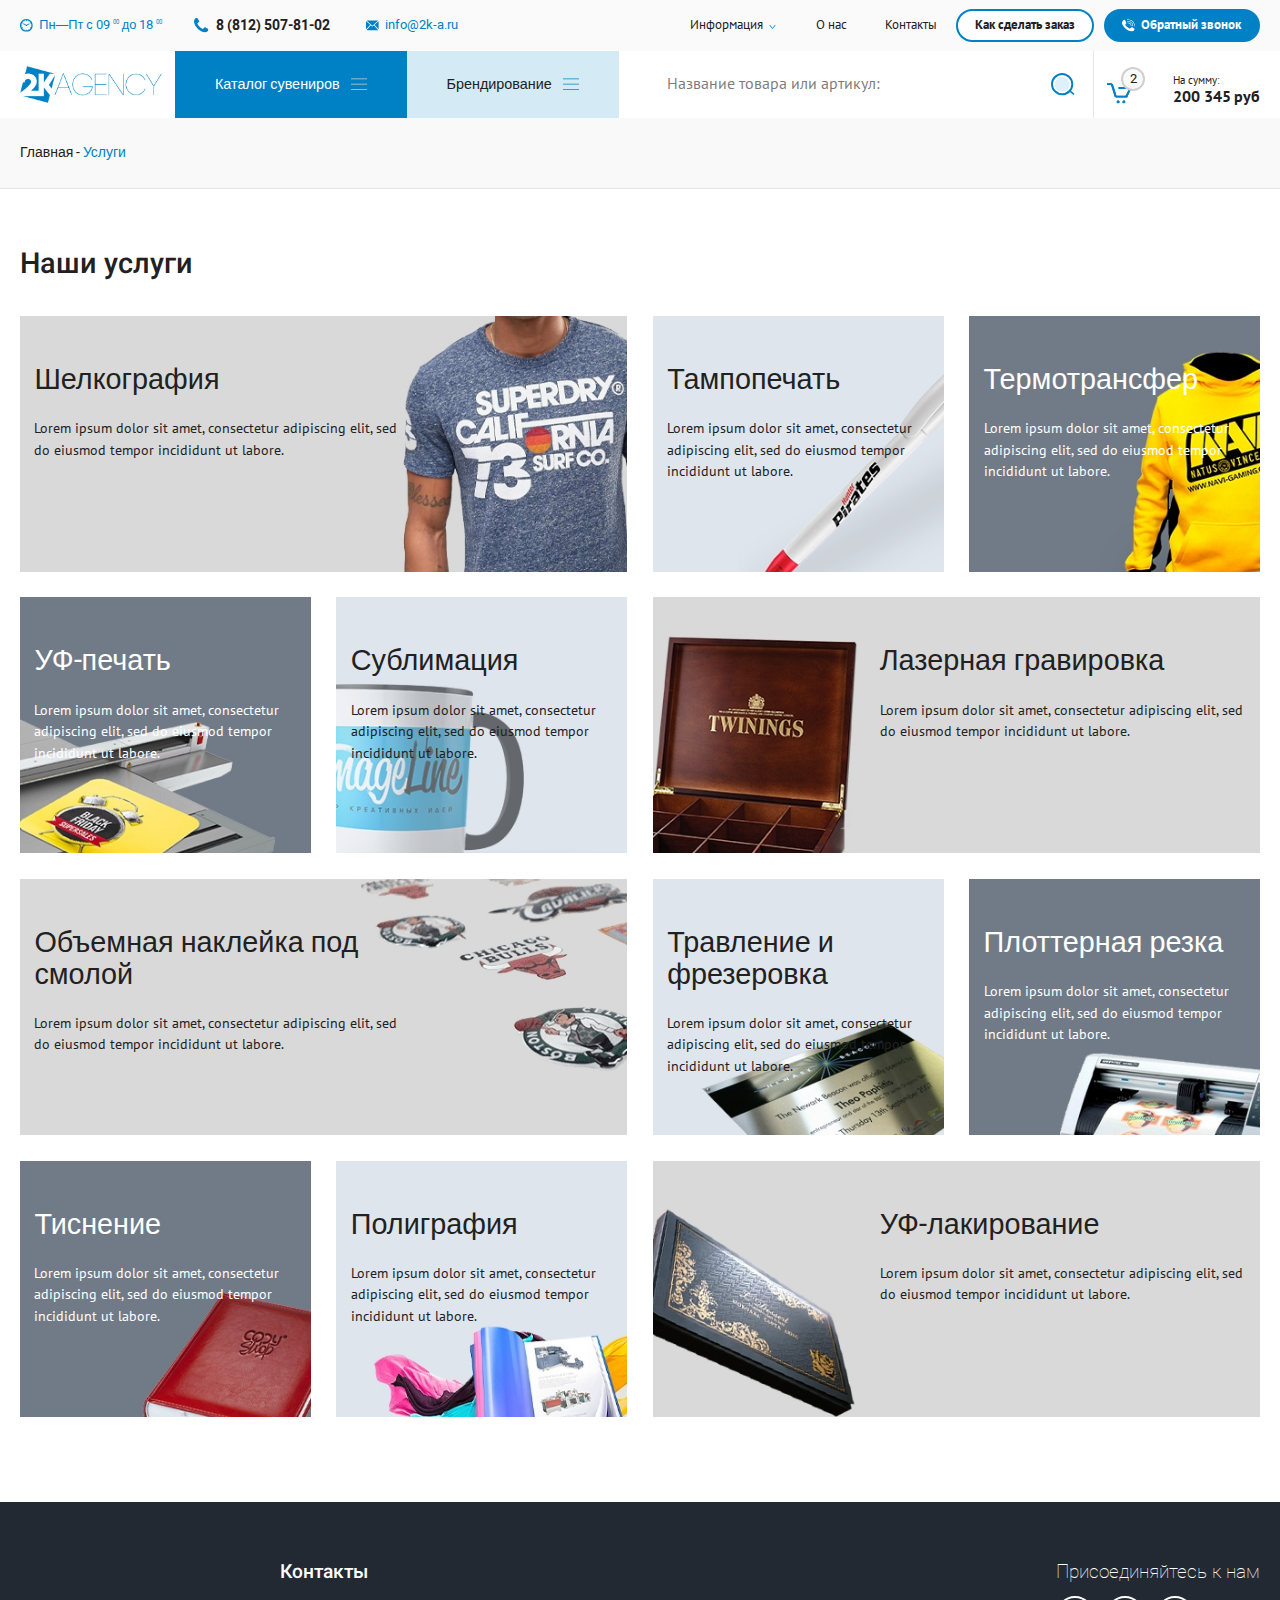
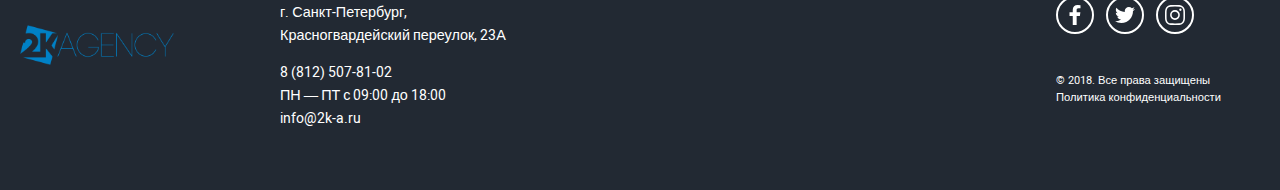
<file: services.html>
<!DOCTYPE html>
<html lang="ru">
<head>
	<meta charset="UTF-8">
	<meta name="viewport" content="width=device-width, initial-scale=1.0">
	<link rel="stylesheet" href="css/style.css">
	<title>2k-Agency Services</title>
</head>
<body>
	<div class="wrapper">
		<header class="header">
			<div class="header__top flex flex--center flex--between">
				<div class="header__top__mobile">
					<div class="menu-btn">
						<span></span>
						<span></span>
						<span></span>
					</div>
					<a href="#" class="logo">
						<img src="img/logo.png" alt="">
					</a>
				</div>
				<div class="header__top__contact flex flex--center">
					<div class="header__top__contact__item">
						<span class="ico">
							<svg>
								<use xlink:href="#svg-clock"></use>
							</svg>
						</span>
						<span class="text">
							Пн—Пт с 09 <sup>00</sup> до 18 <sup>00 </sup>
						</span>
					</div>

					<a href="tel:88125078102" class="header__top__contact__item header__top__contact__item--lg">
						<span class="ico">
							<svg>
								<use xlink:href="#svg-call"></use>
							</svg>
						</span>
						<span class="text">
							8 (812) 507-81-02
						</span>
					</a>

					<a href="mailto:info@2k-a.ru" class="header__top__contact__item">
						<span class="ico">
							<svg>
								<use xlink:href="#svg-envelope"></use>
							</svg>
						</span>
						<span class="text">
							info@2k-a.ru
						</span>
					</a>
				</div>

				<div class="header__top__right flex">
					<ul class="header__top__menu flex flex--center">
						<li class="dropdown-link">
							<a href="#">
								Информация
							</a>
							<ul class="header__top__submenu">
								<li><a href="#">О компании</a></li>
								<li><a href="#">Доставка</a></li>
								<li><a href="#">Оплата</a></li>
								<li><a href="#">Оптовикам</a></li>
							</ul>
						</li>
						<li>
							<a href="#">
								О нас
							</a>
						</li>
						<li>
							<a href="#">
								Контакты
							</a>
						</li>
					</ul>

					<div class="header__top__btns flex flex--center">
						<a href="#" class="btn hide-on-mobile btn--lt btn--border">
							Как сделать заказ
						</a>
						<a href="#" class="btn callback btn--flex btn--lt js-callback">
							<span class="ico">
								<svg>
									<use xlink:href="#svg-callback"></use>
								</svg>
							</span>
							<span class="text">Обратный звонок</span>
						</a>
					</div>
				</div>

			</div>

			<div class="header__main flex">
				<div class="menu-btn">
					<span></span>
					<span></span>
					<span></span>
				</div>
				<a href="#" class="logo">
					<img src="img/logo.png" alt="">
				</a>
				<div class="header__main__center flex">
					<ul class="header__main__menu flex">
						<li class="catalog-li">
							<a href="#">
								<span class="text">Каталог сувениров</span>
								<span class="ico">
									<svg>
										<use xlink:href="#svg-burger"></use>
									</svg>
								</span>
							</a>
							<ul class="submenu">
								<li><a href="#">Пишущие инструменты</a></li>
								<li><a href="#">Электроника</a></li>
								<li><a href="#">Сумки и рюкзаки</a></li>
								<li><a href="#">Блокноты и ежедневники</a></li>
								<li><a href="#">Посуда</a></li>
								<li><a href="#">Чехлы</a></li>
								<li><a href="#">Полиграфия</a></li>
								<li><a href="#">Текстиль</a></li>
								<li><a href="#">Награды</a></li>
								<li><a href="#">Зонты</a></li>
								<li><a href="#">Промо-сувениры</a></li>
								<li><a href="#">Таблички и наружная реклама</a></li>
								<li><a href="#">Пакеты</a></li>
								<li><a href="#">Бейджи, шильды, номерки</a></li>
								<li><a href="#">Таблички и наружная реклама</a></li>
							</ul>
						</li>
						<li>
							<a href="#">
								<span class="text">Брендирование</span>
								<span class="ico">
									<svg>
										<use xlink:href="#svg-burger"></use>
									</svg>
								</span>
							</a>
							<ul class="submenu">
								<li><a href="#">инструменты</a></li>
								<li><a href="#">Электроника</a></li>
								<li><a href="#">Сумки и рюкзаки</a></li>
								<li><a href="#">Блокноты и ежедневники</a></li>
								<li><a href="#">Посуда</a></li>
								<li><a href="#">Чехлы</a></li>
								<li><a href="#">Полиграфия</a></li>
								<li><a href="#">Текстиль</a></li>
								<li><a href="#">Награды</a></li>
								<li><a href="#">Зонты</a></li>
								<li><a href="#">Промо-сувениры</a></li>
							</ul>
						</li>
					</ul>

					<div class="header__main__search">
						<form action="#">
							<input type="search" class="search-input" placeholder="Название товара или артикул:">
							<button type="submit" class="search-btn">
								<img src="img/icons/search.svg" alt="">
							</button>
						</form>
					</div>
				</div>
				<a href='#' class="header-cart flex">
					<div class="header-cart__current">
						
						<span class="gods-count">2</span>
						<div class="ico">
							<svg>
								<use xlink:href="#svg-cart"></use>
							</svg>
						</div>
					</div>
					<div class="header-cart__total">
						<span class="header-cart__total__title">На сумму: </span>
						<div class="header-cart__total__summa">200 345</div>
					</div>
				</a>
			</div>

		</header>
		<main class="main">
			<section class="breadcrumbs-block grey-bg-light">
				<div class="container">
					<ul class="breadcrumbs flex flex--wrap">
						<li><a href="#">Главная</a></li>
						<li>Услуги</li>
					</ul>
				</div>
			</section>
			
			<section class="service section">
				<div class="container">
					<div class="title">
						<h2>Наши услуги</h2>
					</div>
					
					<ul class="service__list flex flex--wrap">
						<li class="service__list__item--lg">
							<div class="service__item">
								<div class="service__content service__content--md">
									<h4>
										Шелкография
									</h4>
									<p>
										Lorem ipsum dolor sit amet, consectetur adipiscing elit, sed do eiusmod tempor incididunt ut labore.
									</p>
									<a href="#" class="more">Подробнее</a>
								</div>
								<img src="img/service/service-1.jpg" alt="" class="service-img">
							</div>
						</li>
						<li>
							<div class="service__item">
								<div class="service__content">
									<h4>
										Тампопечать
									</h4>
									<p>
										Lorem ipsum dolor sit amet, consectetur adipiscing elit, sed do eiusmod tempor incididunt ut labore.
									</p>
									<a href="#" class="more">Подробнее</a>
								</div>
								<img src="img/service/service-2.jpg" alt="" class="service-img">
							</div>
						</li>
						<li>
							<div class="service__item white">
								<div class="service__content">
									<h4>
										Термотрансфер
									</h4>
									<p>
										Lorem ipsum dolor sit amet, consectetur adipiscing elit, sed do eiusmod tempor incididunt ut labore.
									</p>
									<a href="#" class="more">Подробнее</a>
								</div>
								<img src="img/service/service-3.jpg" alt="" class="service-img">
							</div>
						</li>
						<li>
							<div class="service__item white">
								<div class="service__content">
									<h4>
										УФ-печать 
									</h4>
									<p>
										Lorem ipsum dolor sit amet, consectetur adipiscing elit, sed do eiusmod tempor incididunt ut labore.
									</p>
									<a href="#" class="more">Подробнее</a>
								</div>
								<img src="img/service/service-4.jpg" alt="" class="service-img">
							</div>
						</li>
						<li>
							<div class="service__item">
								<div class="service__content">
									<h4>
										Сублимация
									</h4>
									<p>
										Lorem ipsum dolor sit amet, consectetur adipiscing elit, sed do eiusmod tempor incididunt ut labore.
									</p>
									<a href="#" class="more">Подробнее</a>
								</div>
								<img src="img/service/service-5.jpg" alt="" class="service-img">
							</div>
						</li>
						<li class="service__list__item--lg">
							<div class="service__item">
								<div class="service__content service__content--md service__content--right">
									<h4>
										Лазерная гравировка
									</h4>
									<p>
										Lorem ipsum dolor sit amet, consectetur adipiscing elit, sed do eiusmod tempor incididunt ut labore.
									</p>
									<a href="#" class="more">Подробнее</a>
								</div>
								<img src="img/service/service-6.jpg" alt="" class="service-img">
							</div>
						</li>
						<li class="service__list__item--lg">
							<div class="service__item">
								<div class="service__content service__content--md">
									<h4>
										Объемная наклейка 
										под смолой
									</h4>
									<p>
										Lorem ipsum dolor sit amet, consectetur adipiscing elit, sed do eiusmod tempor incididunt ut labore.
									</p>
									<a href="#" class="more">Подробнее</a>
								</div>
								<img src="img/service/service-7.jpg" alt="" class="service-img">
							</div>
						</li>
						<li>
							<div class="service__item">
								<div class="service__content">
									<h4>
										Травление 
										и фрезеровка
									</h4>
									<p>
										Lorem ipsum dolor sit amet, consectetur adipiscing elit, sed do eiusmod tempor incididunt ut labore.
									</p>
									<a href="#" class="more">Подробнее</a>
								</div>
								<img src="img/service/service-8.jpg" alt="" class="service-img">
							</div>
						</li>
						<li>
							<div class="service__item white">
								<div class="service__content">
									<h4>
										Плоттерная 
										резка 
									</h4>
									<p>
										Lorem ipsum dolor sit amet, consectetur adipiscing elit, sed do eiusmod tempor incididunt ut labore.
									</p>
									<a href="#" class="more">Подробнее</a>
								</div>
								<img src="img/service/service-9.jpg" alt="" class="service-img">
							</div>
						</li>
						<li>
							<div class="service__item white">
								<div class="service__content">
									<h4>
										Тиснение 
									</h4>
									<p>
										Lorem ipsum dolor sit amet, consectetur adipiscing elit, sed do eiusmod tempor incididunt ut labore.
									</p>
									<a href="#" class="more">Подробнее</a>
								</div>
								<img src="img/service/service-10.jpg" alt="" class="service-img">
							</div>
						</li>
						<li>
							<div class="service__item">
								<div class="service__content">
									<h4>
										Полиграфия
									</h4>
									<p>
										Lorem ipsum dolor sit amet, consectetur adipiscing elit, sed do eiusmod tempor incididunt ut labore.
									</p>
									<a href="#" class="more">Подробнее</a>
								</div>
								<img src="img/service/service-11.jpg" alt="" class="service-img">
							</div>
						</li>
						<li class="service__list__item--lg">
							<div class="service__item">
								<div class="service__content service__content--md service__content--right">
									<h4>
										УФ-лакирование
									</h4>
									<p>
										Lorem ipsum dolor sit amet, consectetur adipiscing elit, sed do eiusmod tempor incididunt ut labore.
									</p>
									<a href="#" class="more">Подробнее</a>
								</div>
								<img src="img/service/service-12.jpg" alt="" class="service-img">
							</div>
						</li>
					</ul>
				</div>
			</section>

		</main>
		<footer class="footer section">

			<div class="container flex flex--center">
				<div class="footer__left">
					<a href="#" class="logo">
						<img src="img/logo.png" alt="">
					</a>
				</div>
				<div class="footer__right flex flex--between">
					<div class="footer__contact">
						<h4>Контакты</h4>
						<address class="address">
							г. Санкт-Петербург, <br>
							Красногвардейский переулок, 23А
						</address>
						<div class="footer__contact__item">
							<a href="tel:88125078102">8 (812) 507-81-02</a>
							<span class="work-time">ПН — ПТ с 09:00 до 18:00</span>
							<a href="mailto:info@2k-a.ru">info@2k-a.ru</a>
						</div>
					</div>
					<div class="footer__options">
						<h4>Присоединяйтесь к нам</h4>
						<ul class="social">
							<li>
								<a href="#">
									<span class="ico">
										<svg>
											<use xlink:href="#svg-fb"></use>
										</svg>
									</span>
								</a>
							</li>
							<li>
								<a href="#">
									<span class="ico">
										<svg>
											<use xlink:href="#svg-tw"></use>
										</svg>
									</span>
								</a>
							</li>
							<li>
								<a href="#">
									<span class="ico">
										<svg>
											<use xlink:href="#svg-inst"></use>
										</svg>
									</span>
								</a>
							</li>
						</ul>
						<p class="copyright">
							© 2018. Все права защищены <br>
							Политика конфиденциальности
						</p>
					</div>
				</div>
			</div>

			<!-- svg-sprite -->
			<div class="svg-sprite">
				<svg xmlns="http://www.w3.org/2000/svg" xmlns:xlink="http://www.w3.org/1999/xlink">

					<symbol viewBox="0 0 8 15" id="svg-left-angle"><g><g><path d="M7.65085,0.36786c0.45034,0.50163 0.45034,1.31512 0,1.81723l-4.74993,5.30414l4.74993,5.30454c0.45034,0.50211 0.45034,1.31559 0,1.81723c-0.44896,0.50163 -1.1774,0.50163 -1.62635,0l-5.12084,-5.71806c-0.21059,-0.0497 -0.41107,-0.16595 -0.57452,-0.34874c-0.25824,-0.28837 -0.36817,-0.67928 -0.32979,-1.05486c-0.03838,-0.37571 0.07155,-0.76678 0.32979,-1.05515c0.16349,-0.18267 0.36403,-0.29882 0.57468,-0.34845l5.12067,-5.71787c0.44896,-0.50163 1.1774,-0.50163 1.62635,0z" fill="currentColor" fill-opacity="1"></path></g></g></symbol>

					<symbol viewBox="0 0 8 15" id="svg-right-angle"><g><g><path d="M1.97431,0.36786l5.12012,5.71795c0.21062,0.04967 0.41114,0.1658 0.57455,0.34838c0.25784,0.28837 0.3676,0.67943 0.32928,1.05515c0.03832,0.37558 -0.07144,0.76649 -0.32928,1.05486c-0.16336,0.1827 -0.36382,0.29893 -0.57438,0.34867l-5.12028,5.71813c-0.44896,0.50163 -1.17809,0.50163 -1.62705,0c-0.44896,-0.50163 -0.44896,-1.31512 0,-1.81723l4.74993,-5.30454l-4.74993,-5.30414c-0.44896,-0.50211 -0.44896,-1.31559 0,-1.81723c0.44896,-0.50163 1.17809,-0.50163 1.62705,0z" fill="currentColor" fill-opacity="1"></path></g></g></symbol>

					<symbol viewBox="0 0 25 20" id="svg-tw"><g><g><path fill="currentColor"  d="M7.862 19.999c9.435 0 14.594-7.694 14.594-14.366 0-.218-.005-.435-.015-.65a10.324 10.324 0 0 0 2.56-2.617c-.92.404-1.909.674-2.947.796A5.079 5.079 0 0 0 24.311.37c-.992.578-2.09 1-3.258 1.225A5.16 5.16 0 0 0 17.31 0c-2.833 0-5.13 2.262-5.13 5.049 0 .396.045.781.134 1.15A14.638 14.638 0 0 1 1.739.924a4.98 4.98 0 0 0-.693 2.538c0 1.752.905 3.298 2.282 4.203a5.147 5.147 0 0 1-2.324-.632v.064c0 2.445 1.768 4.489 4.115 4.95a5.155 5.155 0 0 1-2.317.087c.653 2.007 2.547 3.466 4.792 3.506a10.392 10.392 0 0 1-6.37 2.163c-.413 0-.822-.025-1.224-.071A14.687 14.687 0 0 0 7.862 20"/></g></g></symbol>

					<symbol viewBox="0 0 20 20" id="svg-inst"><g><g><path fill="currentColor" d="M10.197 20l-.199-.001a69.584 69.584 0 0 1-4.425-.12c-1.291-.08-2.47-.526-3.41-1.29-.905-.741-1.524-1.739-1.838-2.97-.274-1.072-.289-2.124-.302-3.143C.013 11.747 0 10.88 0 10.003c0-.886.012-1.75.022-2.48.013-1.017.028-2.07.302-3.142.314-1.23.933-2.23 1.838-2.968C3.103.646 4.282.201 5.573.122A68.271 68.271 0 0 1 10.002 0a69.124 69.124 0 0 1 4.425.122c1.292.08 2.47.524 3.41 1.291.906.738 1.525 1.738 1.839 2.968.273 1.071.288 2.125.301 3.142.01.73.022 1.594.023 2.474v.006c-.001.878-.013 1.744-.023 2.473-.013 1.02-.028 2.07-.301 3.143-.314 1.231-.933 2.229-1.84 2.97-.939.764-2.118 1.21-3.41 1.29-1.348.08-2.733.12-4.229.12zm-.199-1.563a68.43 68.43 0 0 0 4.335-.118c.976-.06 1.823-.377 2.517-.942.64-.523 1.082-1.246 1.312-2.146.228-.891.24-1.85.254-2.775.008-.725.019-1.585.021-2.456-.002-.871-.013-1.73-.021-2.454-.014-.927-.026-1.887-.254-2.779-.23-.9-.671-1.62-1.312-2.145-.694-.564-1.541-.88-2.517-.94a68.838 68.838 0 0 0-4.331-.12 68.873 68.873 0 0 0-4.334.12c-.977.06-1.824.376-2.517.94-.641.524-1.083 1.245-1.313 2.145-.227.892-.24 1.85-.254 2.779-.01.725-.02 1.584-.021 2.457.001.867.012 1.728.021 2.453.014.926.027 1.884.254 2.775.23.9.672 1.623 1.313 2.146.693.565 1.54.881 2.517.94 1.376.084 2.792.125 4.33.12zm-.038-3.553A4.89 4.89 0 0 1 5.078 10 4.888 4.888 0 0 1 9.96 5.118 4.887 4.887 0 0 1 14.843 10a4.889 4.889 0 0 1-4.883 4.884zm0-8.204A3.323 3.323 0 0 0 6.64 10c0 1.83 1.49 3.32 3.32 3.32 1.831 0 3.321-1.49 3.321-3.32 0-1.83-1.49-3.32-3.32-3.32zm6.603-1.954a1.173 1.173 0 1 1-2.345 0 1.173 1.173 0 0 1 2.345 0z"/></g></g></symbol>

					<symbol viewBox="0 0 11 20" id="svg-fb"><g><g><path fill="currentColor" d="M7.139 20v-9.122h3.242l.487-3.556h-3.73v-2.27c0-1.03.302-1.73 1.868-1.73l1.992-.002V.14A28.7 28.7 0 0 0 8.094 0C5.22 0 3.251 1.657 3.251 4.7v2.622H0v3.556h3.25V20z"/></g></g></symbol>

					<symbol viewBox="0 0 19 19" id="svg-clock"><g><g><path d="M18.9982,9.49849c0,5.23853 -4.26131,9.50003 -9.49941,9.50003c-5.23879,0 -9.5001,-4.26197 -9.5001,-9.50003c0,-5.23853 4.26131,-9.50003 9.5001,-9.50003c5.23809,0 9.49941,4.26149 9.49941,9.50003zM15.72751,13.67176l-0.85987,-0.49591c-0.23866,-0.13828 -0.32098,-0.44394 -0.18263,-0.68283c0.13766,-0.23937 0.44412,-0.32139 0.68278,-0.18311l0.85987,0.49686c0.46003,-0.93031 0.73189,-1.96886 0.76648,-3.06654l-0.81629,0.00238h-0.00138c-0.04566,0 -0.09062,-0.01192 -0.13074,-0.03481c-0.08232,-0.04673 -0.13282,-0.13447 -0.13351,-0.22888c-0.00069,-0.07057 0.02698,-0.13733 0.07679,-0.1874c0.04981,-0.05007 0.11622,-0.07772 0.18747,-0.0782l0.81629,-0.00238c-0.04151,-1.08051 -0.31199,-2.10285 -0.7651,-3.02029l-0.85987,0.49686c-0.07886,0.0453 -0.16464,0.06676 -0.24973,0.06676c-0.17225,0 -0.34035,-0.08965 -0.43305,-0.24986c-0.13835,-0.23937 -0.05673,-0.54502 0.18263,-0.68283l0.85987,-0.49639c-0.59354,-0.88263 -1.36902,-1.63221 -2.27316,-2.19536l-0.40469,0.70667c-0.04704,0.08202 -0.13559,0.13304 -0.23036,0.13304c-0.04635,0 -0.09062,-0.01192 -0.13074,-0.03529c-0.12659,-0.07248 -0.17087,-0.2346 -0.09823,-0.36097l0.40607,-0.70763c-0.90622,-0.4797 -1.92105,-0.77868 -2.99745,-0.8502v0.99468c0,0.27609 -0.22483,0.5002 -0.50015,0.5002c-0.27671,0 -0.50015,-0.22411 -0.50015,-0.5002v-0.99468c-1.093,0.07248 -2.12235,0.37956 -3.03757,0.87166l0.40953,0.70524c0.03528,0.06104 0.04566,0.13208 0.02698,0.20075c-0.01799,0.06819 -0.06157,0.12541 -0.12314,0.16117c-0.08094,0.04721 -0.18401,0.04673 -0.26495,0.00048c-0.04012,-0.02337 -0.07333,-0.05579 -0.09685,-0.09632l-0.40953,-0.70429c-0.88616,0.56028 -1.64849,1.30129 -2.23304,2.17104l0.85918,0.49639c0.23935,0.13781 0.32098,0.44346 0.18263,0.68283c-0.09201,0.16022 -0.26011,0.24986 -0.43305,0.24986c-0.0844,0 -0.17087,-0.02146 -0.24973,-0.06676l-0.86056,-0.49686c-0.45864,0.93031 -0.73051,1.96886 -0.76579,3.06606l0.81698,-0.00238c0.14596,0 0.26495,0.11826 0.26495,0.26369c0,0.07105 -0.02629,0.13733 -0.07679,0.1874c-0.04981,0.05007 -0.11622,0.0782 -0.18678,0.0782l-0.81698,0.00238c0.04081,1.08051 0.31199,2.10333 0.76441,3.02076l0.86056,-0.49686c0.24004,-0.13828 0.54512,-0.05627 0.68278,0.18263c0.13835,0.23937 0.05673,0.54502 -0.18263,0.68331l-0.85918,0.49591c0.59285,0.88263 1.36902,1.63221 2.27178,2.19536l0.40538,-0.70667c0.04704,-0.08202 0.13559,-0.13304 0.23036,-0.13304c0.04635,0 0.09062,0.01192 0.13144,0.03529c0.06157,0.03529 0.10515,0.09203 0.12383,0.16022c0.01799,0.06819 0.00899,0.13971 -0.02629,0.20075l-0.40538,0.70763c0.90553,0.4797 1.92105,0.77915 2.99745,0.8502v-0.99468c0,-0.27609 0.22344,-0.49973 0.50015,-0.49973c0.27533,0 0.50015,0.22364 0.50015,0.49973v0.99468c1.09231,-0.07248 2.12166,-0.37956 3.03757,-0.87166l-0.41022,-0.70477c-0.03528,-0.06151 -0.04497,-0.13256 -0.02698,-0.20075c0.01868,-0.06866 0.06157,-0.12589 0.12314,-0.16117c0.04151,-0.02384 0.08578,-0.03624 0.13213,-0.03624c0.09477,0 0.18263,0.05054 0.22967,0.13208l0.40953,0.70429c0.88685,-0.56076 1.64918,-1.30177 2.23373,-2.17152zM14.04789,7.03181c0.1681,0.30327 0.0588,0.68521 -0.24489,0.85354l-3.27208,1.8158c-0.09477,0.48399 -0.52021,0.84972 -1.03212,0.84972c-0.5126,0 -0.93873,-0.36573 -1.03212,-0.84972l-3.27277,-1.8158c-0.30369,-0.16832 -0.41299,-0.55027 -0.24489,-0.85354c0.16879,-0.30327 0.55065,-0.41294 0.85434,-0.24462l3.20705,1.77956c0.14596,-0.07677 0.31199,-0.12064 0.48839,-0.12064c0.17571,0 0.34243,0.04387 0.48839,0.12064l3.20636,-1.77956c0.30369,-0.16832 0.68624,-0.05865 0.85434,0.24462z" fill="currentColor" fill-opacity="1"></path></g></g></symbol>

					<symbol viewBox="0 0 14 14" id="svg-call"><g><g><path d="M13.96952,10.84621c-0.03943,-0.11921 -0.29124,-0.29469 -0.75541,-0.52643c-0.1259,-0.07343 -0.30507,-0.17214 -0.53681,-0.2985c-0.23244,-0.12636 -0.44343,-0.24223 -0.63228,-0.34857c-0.18885,-0.10586 -0.36595,-0.20885 -0.53128,-0.30756c-0.02767,-0.02003 -0.10999,-0.0782 -0.24904,-0.17452c-0.13974,-0.09584 -0.25665,-0.16737 -0.3535,-0.2141c-0.09477,-0.04625 -0.19024,-0.06962 -0.28363,-0.06962c-0.13213,0 -0.29746,0.09489 -0.49738,0.28372c-0.19854,0.1893 -0.38047,0.39482 -0.54581,0.61703c-0.16603,0.22173 -0.34104,0.42725 -0.52713,0.61607c-0.18609,0.18978 -0.33897,0.28372 -0.45795,0.28372c-0.06018,0 -0.13351,-0.01669 -0.22344,-0.04911c-0.08924,-0.03338 -0.15703,-0.06247 -0.20338,-0.08488c-0.04704,-0.02337 -0.1259,-0.06962 -0.23935,-0.13971c-0.11276,-0.06914 -0.1764,-0.10729 -0.18885,-0.11396c-0.9083,-0.50402 -1.68723,-1.08099 -2.3368,-1.73044c-0.65027,-0.65041 -1.22651,-1.42908 -1.73081,-2.33698c-0.00692,-0.01335 -0.04497,-0.07677 -0.11414,-0.18978c-0.06918,-0.11206 -0.11622,-0.19169 -0.13974,-0.23842c-0.02352,-0.04673 -0.05119,-0.11492 -0.0844,-0.20409c-0.03251,-0.08965 -0.04912,-0.16356 -0.04912,-0.22364c0,-0.11873 0.09408,-0.2718 0.28293,-0.45729c0.18885,-0.18549 0.395,-0.36144 0.61637,-0.52738c0.22275,-0.16546 0.42751,-0.34809 0.61637,-0.54693c0.18955,-0.19884 0.28432,-0.3643 0.28432,-0.49734c0,-0.09203 -0.02421,-0.18692 -0.07056,-0.28276c-0.04635,-0.09632 -0.11691,-0.21362 -0.21376,-0.35334c-0.09616,-0.13971 -0.15427,-0.22221 -0.17363,-0.24891c-0.09892,-0.16546 -0.202,-0.34237 -0.30784,-0.53167c-0.10653,-0.1893 -0.22275,-0.39959 -0.34865,-0.63181c-0.1259,-0.23174 -0.22552,-0.41056 -0.29815,-0.53692c-0.23244,-0.46396 -0.40815,-0.71621 -0.52713,-0.75579c-0.04635,-0.02003 -0.11622,-0.03004 -0.20891,-0.03004c-0.17917,0 -0.41299,0.03338 -0.70146,0.09966c-0.28847,0.0658 -0.51537,0.1359 -0.6807,0.20885c-0.33205,0.13971 -0.68278,0.54359 -1.05495,1.21307c-0.33758,0.62323 -0.50638,1.24025 -0.50638,1.84965c0,0.17881 0.01176,0.35334 0.0339,0.52214c0.02352,0.16975 0.06503,0.36001 0.12521,0.5722c0.06018,0.21219 0.10722,0.36955 0.14389,0.47255c0.03597,0.103 0.10377,0.28658 0.20338,0.55122c0.10031,0.26608 0.1598,0.4282 0.17917,0.48733c0.23174,0.65041 0.50776,1.23072 0.82667,1.74141c0.52298,0.84829 1.23758,1.72567 2.14311,2.63023c0.90345,0.90504 1.78062,1.61934 2.62942,2.14338c0.51053,0.31757 1.09023,0.59366 1.74119,0.82493c0.0588,0.02003 0.22206,0.07963 0.48701,0.17977c0.26426,0.09966 0.44827,0.16689 0.55203,0.20361c0.10307,0.03672 0.25941,0.08488 0.47179,0.144c0.21307,0.06008 0.40261,0.10157 0.5721,0.12493c0.16948,0.02289 0.34381,0.03481 0.52229,0.03481c0.60945,0 1.2272,-0.16975 1.8498,-0.50735c0.66894,-0.37098 1.07432,-0.72289 1.21337,-1.05429c0.07264,-0.16546 0.1425,-0.39291 0.20822,-0.6814c0.0671,-0.28849 0.09962,-0.52214 0.09962,-0.70095c0,-0.09298 -0.01038,-0.16308 -0.02975,-0.20981z" fill="currentColor" fill-opacity="1"></path></g></g></symbol>

					<symbol viewBox="0 0 16 12" id="svg-envelope"><g><g><path d="M15.99917,9.99976c0,0.35048 -0.09823,0.67568 -0.25665,0.96178l-5.05201,-5.65243l4.99736,-4.37212c0.19439,0.30851 0.3113,0.67091 0.3113,1.06239zM1.04653,0.25177c0.28432,-0.1564 0.60599,-0.25225 0.95257,-0.25225h12.00016c0.34658,0 0.66825,0.09584 0.95326,0.25225l-6.953,6.08397zM15.05421,11.69205c-0.30645,0.19217 -0.66618,0.30756 -1.05495,0.30756h-12.00016c-0.38808,0 -0.7478,-0.11539 -1.05426,-0.30756l5.11565,-5.72491l1.60975,1.40953c0.09408,0.08202 0.21168,0.12302 0.32928,0.12302c0.1176,0 0.23451,-0.04101 0.32928,-0.12302l1.60906,-1.40953zM5.30784,5.30816l-5.05132,5.65338c-0.15911,-0.2861 -0.25734,-0.61131 -0.25734,-0.96178v-8.00037c0,-0.39148 0.1176,-0.75388 0.31199,-1.06239z" fill="currentColor" fill-opacity="1"></path></g></g></symbol>

					<symbol viewBox="0 0 15 14" id="svg-callback"><g><g><path d="M10.3558,7.19507c-0.01453,-0.76723 -0.33551,-1.45054 -0.86126,-1.95265c-0.52575,-0.51594 -1.27009,-0.82254 -2.07324,-0.82254c-0.07333,0 -0.14596,0.01383 -0.21929,0.01383c-0.01453,0 -0.02905,0 -0.04358,0c-0.08785,0 -0.16049,0.01383 -0.24835,0.02813c-0.17502,0.04148 -0.36526,-0.08392 -0.39431,-0.26512c-0.04358,-0.16737 0.08785,-0.34857 0.2774,-0.3767c0.10238,-0.01383 0.20476,-0.02766 0.30645,-0.04148c0.11691,-0.01431 0.21929,-0.01431 0.32167,-0.01431c0.30645,0 0.62744,0.04196 0.91936,0.11158c0.62813,0.16737 1.18293,0.47445 1.63535,0.90647c0.36526,0.36287 0.67171,0.79489 0.84742,1.28317c0.13144,0.3767 0.20407,0.76675 0.20407,1.17111c0,0.04196 0,0.08392 0,0.15354c-0.01453,0.06962 -0.01453,0.11158 -0.01453,0.15354c-0.01453,0.1812 -0.18955,0.32091 -0.37978,0.30661c-0.18955,-0.01383 -0.33551,-0.1812 -0.32098,-0.3624c0.01453,-0.05579 0.01453,-0.09775 0.04358,-0.13971c0,-0.02766 0,-0.09727 0,-0.15306zM12.32735,7.36244c0,-0.04196 0,-0.09775 0,-0.13971c0,-0.61369 -0.13144,-1.19925 -0.35073,-1.72901c-0.24835,-0.58556 -0.62813,-1.12963 -1.09507,-1.57595c-0.56933,-0.54359 -1.27009,-0.94843 -2.05871,-1.17111c-0.45242,-0.12589 -0.92006,-0.1955 -1.41606,-0.1955c-0.13144,0 -0.2774,0 -0.42406,0.01383c-0.04358,0 -0.08716,0.01431 -0.13144,0.01431c-0.10169,0.01383 -0.18955,0.02766 -0.29193,0.04148c-0.17502,0.04196 -0.36456,-0.08345 -0.39431,-0.26464c-0.04358,-0.16737 0.08785,-0.34857 0.2774,-0.3767c0.16118,-0.02766 0.32167,-0.04196 0.48216,-0.05579c0.16049,-0.01383 0.32098,-0.01383 0.48216,-0.01383c0.14596,0 0.30645,0 0.45242,0.01383c1.35795,0.09775 2.58446,0.66948 3.50451,1.54781c0.80245,0.76723 1.37247,1.77097 1.56202,2.88677c0.04358,0.29278 0.07333,0.58556 0.07333,0.89264c0,0.15306 0,0.30661 -0.01522,0.46015c-0.01453,0.1812 -0.18955,0.32043 -0.37909,0.30661c-0.19024,-0.01383 -0.3362,-0.1812 -0.32167,-0.3624c0,-0.09775 0.01453,-0.1812 0.04427,-0.29278zM14.99897,7.25086c0,0.19503 -0.01453,0.40436 -0.02905,0.61369c-0.01453,0.1812 -0.18955,0.32043 -0.37978,0.30661c-0.18955,-0.01383 -0.33551,-0.1812 -0.32098,-0.3624c0,-0.09775 0.01453,-0.18167 0.01453,-0.26512c0,-0.09775 0,-0.20933 0,-0.30708c0,-1.82676 -0.77409,-3.47233 -2.01513,-4.65727c-1.25557,-1.18542 -2.97877,-1.92451 -4.87699,-1.92451c-0.20407,0 -0.39362,0.01383 -0.59838,0.02766c-0.10238,0 -0.20407,0.01383 -0.30645,0.02813c-0.10238,0.01383 -0.19024,0.02766 -0.29193,0.04148c-0.17571,0.04196 -0.36526,-0.08345 -0.39431,-0.26464c-0.04427,-0.16737 0.08716,-0.34857 0.2774,-0.3767c0.2186,-0.04196 0.43789,-0.06962 0.65718,-0.08345c0.2186,-0.01431 0.43789,-0.02813 0.65649,-0.02813c2.10299,0 4.00121,0.80872 5.38821,2.13385c1.37247,1.31083 2.2192,3.12376 2.2192,5.11789zM13.11528,13.53987c-4.46746,2.32887 -12.48371,-4.72736 -13.12636,-9.09233c-0.24835,-1.77097 2.774,-5.56374 3.85455,-3.19338l1.15387,2.46859c0.54027,1.38044 -1.12413,1.74284 -1.09507,2.46811c0.01453,0.47398 1.27009,1.93834 1.56202,2.24543c0.6136,0.64135 2.4973,2.04992 3.50451,2.28691c0.48216,0.11158 0.891,-0.47445 1.1096,-0.69714c0.90553,-0.92077 0.93458,-1.21355 1.79584,-0.76723l2.58446,1.32465c0.99338,0.57173 -0.35004,2.42662 -1.34342,2.95639z" fill="currentColor" fill-opacity="1"></path></g></g></symbol>

					<symbol viewBox="0 0 33 26" id="svg-cart"><g><g><path d="M21.7668,22.29334c1.03074,0 1.8664,0.8297 1.8664,1.85299c0,1.02329 -0.83566,1.85299 -1.8664,1.85299c-1.03005,0 -1.86571,-0.8297 -1.86571,-1.85299c0,-1.02329 0.83566,-1.85299 1.86571,-1.85299z" fill="currentColor" fill-opacity="1"></path></g><g><path d="M14.30397,22.29334c1.03074,0 1.86571,0.8297 1.86571,1.85299c0,1.02329 -0.83497,1.85299 -1.86571,1.85299c-1.03074,0 -1.86571,-0.8297 -1.86571,-1.85299c0,-1.02329 0.83497,-1.85299 1.86571,-1.85299z" fill="currentColor" fill-opacity="1"></path></g><g><path d="M29.85292,4.99941v0v2.47049v0h-14.92705v0v-2.47049v0z" fill="currentColor" fill-opacity="1"></path></g><g><path d="M25.98938,17.90453v0l-2.22474,-1.10483v0l6.21903,-12.35294v0l2.22543,1.10483v0z" fill="currentColor" fill-opacity="1"></path></g><g><path d="M11.19377,18.58736v0v-2.47049v0h14.92705v0v2.47049v0z" fill="currentColor" fill-opacity="1"></path></g><g><path d="M5.03008,1.65678v0l2.37693,-0.7267v0l4.9766,16.05892v0l-2.37831,0.7267v0z" fill="currentColor" fill-opacity="1"></path></g><g><path d="M-0.00048,2.52892v0v-2.47097v0h6.21903v0v2.47097v0z" fill="currentColor" fill-opacity="1"></path></g><g><g><path d="M-0.00048,2.52892v0v-2.47097v0h6.21903v0v2.47097v0z" fill="currentColor" fill-opacity="1"></path></g><g><path d="M5.03008,1.65678v0l2.37693,-0.7267v0l4.9766,16.05892v0l-2.37831,0.7267v0z" fill="currentColor" fill-opacity="1"></path></g><g><path d="M11.19377,18.58736v0v-2.47049v0h14.92705v0v2.47049v0z" fill="currentColor" fill-opacity="1"></path></g><g><path d="M25.98938,17.90453v0l-2.22474,-1.10483v0l6.21903,-12.35294v0l2.22543,1.10483v0z" fill="currentColor" fill-opacity="1"></path></g><g><path d="M29.85292,4.99941v0v2.47049v0h-14.92705v0v-2.47049v0z" fill="currentColor" fill-opacity="1"></path></g><g><path d="M14.30397,22.29334c1.03074,0 1.86571,0.8297 1.86571,1.85299c0,1.02329 -0.83497,1.85299 -1.86571,1.85299c-1.03074,0 -1.86571,-0.8297 -1.86571,-1.85299c0,-1.02329 0.83497,-1.85299 1.86571,-1.85299z" fill="currentColor" fill-opacity="1"></path></g><g><path d="M21.7668,22.29334c1.03074,0 1.8664,0.8297 1.8664,1.85299c0,1.02329 -0.83566,1.85299 -1.8664,1.85299c-1.03005,0 -1.86571,-0.8297 -1.86571,-1.85299c0,-1.02329 0.83566,-1.85299 1.86571,-1.85299z" fill="currentColor" fill-opacity="1"></path></g></g></g></symbol>

					<symbol viewBox="0 0 24 23" id="svg-search"><defs><clipPath id="ClipPath3886"><path d="M11.1477,-0.00082c6.15677,0 11.14859,4.99153 11.14859,11.14845c0,6.1574 -4.99182,11.14845 -11.14859,11.14845c-6.15746,0 -11.14859,-4.99105 -11.14859,-11.14845c0,-6.15692 4.99113,-11.14845 11.14859,-11.14845z" fill="#ffffff"></path></clipPath><clipPath id="ClipPath3895"><path d="M11.1477,-0.00082c6.15677,0 11.14859,4.99153 11.14859,11.14845c0,6.1574 -4.99182,11.14845 -11.14859,11.14845c-6.15746,0 -11.14859,-4.99105 -11.14859,-11.14845c0,-6.15692 4.99113,-11.14845 11.14859,-11.14845z" fill="#ffffff"></path></clipPath></defs><g><g opacity="0.12"><path d="M11.1477,3.71565c4.10497,0 7.43239,3.32737 7.43239,7.43198c0,4.10461 -3.32742,7.43246 -7.43239,7.43246c-4.10497,0 -7.43239,-3.32785 -7.43239,-7.43246c0,-4.10461 3.32742,-7.43198 7.43239,-7.43198z" fill="currentColor" fill-opacity="1"></path></g><g><path d="M18.85887,18.90339v0l0.92836,-1.16062v0l3.71689,2.97308v0l-0.92974,1.16062v0z" fill="currentColor" fill-opacity="1"></path></g><g><path d="M11.1477,-0.00082c6.15677,0 11.14859,4.99153 11.14859,11.14845c0,6.1574 -4.99182,11.14845 -11.14859,11.14845c-6.15746,0 -11.14859,-4.99105 -11.14859,-11.14845c0,-6.15692 4.99113,-11.14845 11.14859,-11.14845z" fill-opacity="0" fill="#ffffff" stroke-dashoffset="0" stroke-dasharray="" stroke-linejoin="miter" stroke-linecap="butt" stroke-opacity="1" stroke="currentColor" stroke-miterlimit="50" stroke-width="4" clip-path="url(&quot;#ClipPath3886&quot;)"></path></g><g><g><path d="M11.1477,-0.00082c6.15677,0 11.14859,4.99153 11.14859,11.14845c0,6.1574 -4.99182,11.14845 -11.14859,11.14845c-6.15746,0 -11.14859,-4.99105 -11.14859,-11.14845c0,-6.15692 4.99113,-11.14845 11.14859,-11.14845z" fill-opacity="0" fill="#ffffff" stroke-dashoffset="0" stroke-dasharray="" stroke-linejoin="miter" stroke-linecap="butt" stroke-opacity="1" stroke="currentColor" stroke-miterlimit="50" stroke-width="4" clip-path="url(&quot;#ClipPath3895&quot;)"></path></g><g><path d="M18.85887,18.90339v0l0.92836,-1.16062v0l3.71689,2.97308v0l-0.92974,1.16062v0z" fill="currentColor" fill-opacity="1"></path></g><g opacity="0.12"><path d="M11.1477,3.71565c4.10497,0 7.43239,3.32737 7.43239,7.43198c0,4.10461 -3.32742,7.43246 -7.43239,7.43246c-4.10497,0 -7.43239,-3.32785 -7.43239,-7.43246c0,-4.10461 3.32742,-7.43198 7.43239,-7.43198z" fill="currentColor" fill-opacity="1"></path></g></g></g></symbol>

					<symbol viewBox="0 0 7 18" id="svg-arrow-down"><g><g><path d="M2.99884,-0.00048h1.0003v15.29257l1.64642,-1.64644l0.70699,0.70715l-2.14649,2.14653l0.14658,0.14658l-0.70699,0.70715l-0.14666,-0.14666l-0.14666,0.14666l-0.70699,-0.70715l0.14658,-0.14658l-2.14649,-2.14653l0.70699,-0.70715l1.64642,1.64644z" fill="currentColor" fill-opacity="1"></path></g></g></symbol>

					<symbol viewBox="0 0 7 18" id="svg-arrow-top"><g><g><path d="M3.64602,0.64585l0.70699,0.70715l-0.14687,0.14685l2.14609,2.14578l-0.70699,0.70715l-1.64642,-1.64656v15.29316h-0.99961v-15.29278l-1.64642,1.64618l-0.70699,-0.70715l2.14642,-2.14611l-0.14651,-0.14652l0.7063,-0.70715l0.147,0.14698z" fill="currentColor" fill-opacity="1"></path></g></g></symbol>

					<symbol viewBox="0 0 21 15" id="svg-burger"><g><g><path d="M-0.00108,14.99923v0v-0.99993v0h21.00011v0v0.99993v0z" fill="currentColor" fill-opacity="1"></path></g><g><path d="M-0.00108,7.99926v0v-0.99993v0h21.00011v0v0.99993v0z" fill="currentColor" fill-opacity="1"></path></g><g><path d="M-0.00108,0.99929v0v-0.99993v0h21.00011v0v0.99993v0z" fill="currentColor" fill-opacity="1"></path></g></g></symbol>

					<symbol viewBox="0 0 12 12" id="svg-close"><g><g><path d="M0.29281,1.70679l1.41426,-1.41418l4.29288,4.29293l4.29293,-4.29293l1.41415,1.41418l-4.2929,4.29295l4.2929,4.29295l-1.41415,1.41418l-4.29293,-4.29293l-4.29288,4.29293l-1.41426,-1.41418l4.29295,-4.29295z" fill="currentColor" fill-opacity="1"></path></g></g></symbol>
				</svg>
			</div>
			<!-- end svg-sprite -->	
		</footer>
		<!-- Меню для мобильного -->
		<div class="mobile-menu">
			<div class="menu-close">
				<svg>
					<use xlink:href="#svg-close"></use>
				</svg>
			</div>
			<ul class="header__main__menu flex">
				<li class="catalog-li">
					<a href="#">
						<span class="text">Каталог сувениров</span>
						<span class="ico">
							<svg>
								<use xlink:href="#svg-burger"></use>
							</svg>
						</span>
					</a>
					<ul class="submenu">
						<li><a href="#">Пишущие инструменты</a></li>
						<li><a href="#">Электроника</a></li>
						<li><a href="#">Сумки и рюкзаки</a></li>
						<li><a href="#">Блокноты и ежедневники</a></li>
						<li><a href="#">Посуда</a></li>
						<li><a href="#">Чехлы</a></li>
						<li><a href="#">Полиграфия</a></li>
						<li><a href="#">Текстиль</a></li>
						<li><a href="#">Награды</a></li>
						<li><a href="#">Зонты</a></li>
						<li><a href="#">Промо-сувениры</a></li>
						<li><a href="#">Таблички и наружная реклама</a></li>
						<li><a href="#">Пакеты</a></li>
						<li><a href="#">Бейджи, шильды, номерки</a></li>
						<li><a href="#">Таблички и наружная реклама</a></li>
					</ul>
				</li>
				<li>
					<a href="#">
						<span class="text">Брендирование</span>
						<span class="ico">
							<svg>
								<use xlink:href="#svg-burger"></use>
							</svg>
						</span>
					</a>
					<ul class="submenu">
						<li><a href="#">инструменты</a></li>
						<li><a href="#">Электроника</a></li>
						<li><a href="#">Сумки и рюкзаки</a></li>
						<li><a href="#">Блокноты и ежедневники</a></li>
						<li><a href="#">Посуда</a></li>
						<li><a href="#">Чехлы</a></li>
						<li><a href="#">Полиграфия</a></li>
						<li><a href="#">Текстиль</a></li>
						<li><a href="#">Награды</a></li>
						<li><a href="#">Зонты</a></li>
						<li><a href="#">Промо-сувениры</a></li>
					</ul>
				</li>
			</ul>

			<ul class="header__top__menu">
				<li class="dropdown-link">
					<a href="#">
						Информация
					</a>
					<ul class="header__top__submenu">
						<li><a href="#">О компании</a></li>
						<li><a href="#">Доставка</a></li>
						<li><a href="#">Оплата</a></li>
						<li><a href="#">Оптовикам</a></li>
					</ul>
				</li>
				<li>
					<a href="#">
						О нас
					</a>
				</li>
				<li>
					<a href="#">
						Контакты
					</a>
				</li>
			</ul>

			<div class="header__top__contact">
				<div class="header__top__contact__item">
					<span class="ico">
						<svg>
							<use xlink:href="#svg-clock"></use>
						</svg>
					</span>
					<span class="text">
						Пн—Пт с 09 00 до 18 00 
					</span>
				</div>

				<a href="tel:88125078102" class="header__top__contact__item header__top__contact__item--lg">
					<span class="ico">
						<svg>
							<use xlink:href="#svg-call"></use>
						</svg>
					</span>
					<span class="text">
						8 (812) 507-81-02
					</span>
				</a>

				<a href="mailto:info@2k-a.ru" class="header__top__contact__item">
					<span class="ico">
						<svg>
							<use xlink:href="#svg-envelope"></use>
						</svg>
					</span>
					<span class="text">
						info@2k-a.ru
					</span>
				</a>
			</div>

			<a href="#" class="btn btn--lt btn--border">
				Как сделать заказ
			</a>
		</div>
		<div class="popup callback-popup">
			<a href="#" class="popup__close">
				<svg>
					<use xlink:href="#svg-close"></use>
				</svg>
			</a>
			<div class="callback-popup__title">
				Перезвоните мне
			</div>
			<div class="callback-popup__content">
				<form action="#">
					<input type="text" class="popup__input" placeholder="Ваше имя:">
					<input type="text" class="popup__input" placeholder="Телефон:">

					<input type="submit" class="popup__submit" value="Перезвоните мне">
				</form>
				<div class="agree">
					Нажимая на кнопку, я даю согласие на обработку 
					<a href="#">персональных данных</a>
				</div>
			</div>
		</div>
		<div id="overlay"></div>
	</div><!-- end wrapper -->

<script src="https://code.jquery.com/jquery-3.3.1.min.js"></script>
<script src="js/slick.min.js"></script>
<script src="js/common.js"></script>
</body>
</html>
</file>
<file: css/style.css>
@charset "UTF-8";
html, body, div, span, applet, object, iframe,
h1, h2, h3, h4, h5, h6, p, blockquote, pre,
a, abbr, acronym, address, big, cite, code,
del, dfn, em, img, ins, kbd, q, s, samp,
small, strike, strong, sub, sup, tt, var,
b, u, i, center,
dl, dt, dd, ol, ul, li,
fieldset, form, label, legend,
table, caption, tbody, tfoot, thead, tr, th, td,
article, aside, canvas, details, embed,
figure, figcaption, footer, header, hgroup,
menu, nav, output, ruby, section, summary,
time, mark, audio, video {
  margin: 0;
  padding: 0;
  border: 0;
  font-size: 100%;
  font: inherit;
  vertical-align: baseline; }

/* HTML5 display-role reset for older browsers */
article, aside, details, figcaption, figure,
footer, header, hgroup, menu, nav, section {
  display: block; }

body {
  line-height: 1; }

ol, ul, li {
  list-style: none; }

blockquote, q {
  quotes: none; }

blockquote:before, blockquote:after,
q:before, q:after {
  content: '';
  content: none; }

table {
  border-collapse: collapse;
  border-spacing: 0; }

a,
a:hover {
  text-decoration: none; }

* {
  box-sizing: border-box;
  -webkit-box-sizing: border-box;
  -moz-box-sizing: border-box; }

a {
  -webkit-tap-highlight-color: rgba(0, 0, 0, 0);
  -webkit-tap-highlight-color: transparent;
  outline: none !important; }

body {
  -webkit-text-size-adjust: none;
  -webkit-overflow-scrolling: touch;
  -webkit-font-smoothing: antialiased; }

button,
input[type=cancel],
input[type=reset],
input[type=submit]:hover {
  cursor: pointer; }

input[type=file],
input[type=password],
input[type=submit],
input[type=text],
input[type=email],
input[type=search],
textarea,
select {
  outline: none;
  -webkit-appearance: none;
  -moz-appearance: none;
  appearance: none;
  overflow: auto; }

select::ms-expand {
  display: none; }

input::-ms-clear {
  display: none; }

/**************
END RESETT CSS
****************/
@font-face {
  font-family: "PTSans";
  src: url("../font/PT-Sans/PTSans-Bold.woff") format("woff");
  font-style: normal;
  font-weight: 700; }
@font-face {
  font-family: "PTSans";
  src: url("../font/PT-Sans/PTSans-Regular.woff") format("woff");
  font-style: normal;
  font-weight: 400; }
@font-face {
  font-family: "Roboto";
  src: url("../font/Roboto/Roboto-Black.woff") format("woff");
  font-style: normal;
  font-weight: 900; }
@font-face {
  font-family: "Roboto";
  src: url("../font/Roboto/RobotoBold.woff") format("woff");
  font-style: normal;
  font-weight: 700; }
@font-face {
  font-family: "Roboto";
  src: url("../font/Roboto/Roboto-Medium.woff") format("woff");
  font-style: normal;
  font-weight: 500; }
@font-face {
  font-family: "Roboto";
  src: url("../font/Roboto/Roboto.woff") format("woff");
  font-style: normal;
  font-weight: 400; }
@font-face {
  font-family: "Roboto";
  src: url("../font/Roboto/Roboto-Light.woff") format("woff");
  font-style: normal;
  font-weight: 300; }
@font-face {
  font-family: "Roboto";
  src: url("../font/Roboto/Roboto-Thin.woff") format("woff");
  font-style: normal;
  font-weight: 200; }
:root {
  --roboto: "Roboto", sans-serif;
  --ptsans: "PTSans", sans-serif;
  --blue: #0081c6;
  --blue-light: #91c8e3;
  --black: #222121;
  --black-bg: #222933;
  --black-light: rgba(34, 33, 33, .6);
  --grey-light: rgba(0, 0, 0, .02);
  --grey-bg: #f9f9f9;
  --brown-light: #d9d9d9;
  --grey: #dfe5ed;
  --grey-dark: #717b87;
  --green: #00e991;
  --border-color: #dfe5ed; }

html, body {
  min-height: 100%; }

html {
  font-size: 16px; }

body {
  background-color: #fff;
  font-family: var(--roboto);
  color: var(--black); }

.noscroll {
  overflow: hidden; }

img {
  max-width: 100%; }

a {
  color: var(--black);
  -webkit-transition: all .2s;
  transition: all .2s; }

.wrapper {
  overflow-x: hidden;
  max-width: 1920px;
  margin: 0 auto; }

.container {
  width: 100%;
  max-width: 1410px;
  padding: 0 20px;
  margin: 0 auto; }

.flex {
  display: -moz-flex;
  display: -ms-flex;
  display: -o-flex;
  display: -webkit-box;
  display: -ms-flexbox;
  display: flex; }
  .flex--wrap {
    -ms-flex-wrap: wrap;
    -o-flex-wrap: wrap;
    flex-wrap: wrap; }
  .flex--center {
    -webkit-box-align: center;
    -ms-flex-align: center;
    align-items: center; }
  .flex--between {
    -webkit-box-pack: justify;
    -ms-flex-pack: justify;
    justify-content: space-between; }

.btn {
  display: inline-block;
  font-size: 1rem;
  font-weight: 700;
  font-family: var(--ptsans);
  background-color: var(--blue);
  color: #fff;
  border: 2px solid var(--blue);
  border-radius: 30px;
  padding: 1em 1.5em;
  cursor: pointer;
  -webkit-appearance: none;
     -moz-appearance: none;
          appearance: none;
  -webkit-transition: all .3s;
  transition: all .3s; }
  .btn:hover {
    background-color: #fff;
    color: var(--black); }
  .btn--lg {
    padding: 1em 2.5em; }
  .btn--lt {
    padding: .65em 1.3em; }
  .btn--border {
    background-color: #fff;
    color: var(--black); }
    .btn--border:hover {
      background-color: var(--blue);
      color: #fff; }
  .btn--flex {
    display: -webkit-inline-box;
    display: -ms-inline-flexbox;
    display: inline-flex;
    -webkit-box-align: center;
        -ms-flex-align: center;
            align-items: center; }
    .btn--flex .ico {
      margin-right: .5em; }

.more {
  display: -webkit-inline-box;
  display: -ms-inline-flexbox;
  display: inline-flex;
  -webkit-box-align: center;
      -ms-flex-align: center;
          align-items: center;
  font-size: 1.125rem;
  font-family: var(--ptsans);
  padding: 1em 1.55em;
  border-radius: 30px;
  background-color: #edecea; }
  .more::after {
    content: '';
    -webkit-box-flex: 0;
        -ms-flex: none;
            flex: none;
    width: 1.1em;
    height: 1px;
    background-color: currentColor;
    margin-left: 1em; }
  .more:hover {
    background-color: var(--blue);
    color: #fff; }

.bage {
  background-color: var(--blue);
  color: #fff;
  position: absolute;
  left: -.4em;
  border-radius: 0 20px 20px 0;
  font-family: var(--ptsans);
  padding: .6em 2em; }
  .bage--green {
    background-color: var(--green); }

.ico {
  display: inline-block;
  width: 1em;
  height: 1em; }
  .ico svg {
    width: 100%;
    height: 100%; }

h1 {
  font-size: 1rem;
  font-weight: 700; }

h2 {
  font-size: 2.25rem;
  font-weight: 500; }

h3 {
  font-size: 2rem;
  font-weight: 500; }

p {
  font-size: 1rem;
  line-height: 1.5; }

.title {
  margin-bottom: 3em; }
  .title p {
    font-size: 1.125rem;
    margin-top: 1em; }

.title-link {
  font-size: .875rem;
  font-family: var(--ptsans);
  text-transform: uppercase;
  border-bottom: 1px dashed var(--black); }
  .title-link:hover {
    text-decoration: none;
    color: var(--blue);
    border-color: transparent; }

.text-center {
  text-align: center; }

.brown-bg {
  background-color: #d9d9d9; }

.brown-dark-bg {
  background-color: #d0d1d2; }

.grey-bg {
  background-color: #dfe5ed; }

.grey-bg-light {
  background-color: var(--grey-bg); }

.grey-dark-bg {
  background-color: #717b87; }

.blue {
  color: var(--blue); }

.white {
  color: #fff; }

.section {
  padding: 60px 0; }
  .section--top {
    padding-top: 0 !important; }

.social {
  display: -webkit-box;
  display: -ms-flexbox;
  display: flex;
  -webkit-box-align: center;
      -ms-flex-align: center;
          align-items: center; }
  .social li {
    padding: 0 6px; }
    .social li:first-child {
      padding-left: 0; }
    .social li a {
      display: -webkit-box;
      display: -ms-flexbox;
      display: flex;
      -webkit-box-align: center;
          -ms-flex-align: center;
              align-items: center;
      -webkit-box-pack: center;
          -ms-flex-pack: center;
              justify-content: center;
      width: 38px;
      height: 38px;
      border-radius: 50%;
      border: 2px solid #fff;
      color: #fff;
      background-color: var(--dark-bg); }
      .social li a:hover {
        color: var(--blue);
        border-color: var(--blue); }
      .social li a .ico {
        width: 20px;
        height: 20px; }

.columns {
  position: absolute;
  top: 0;
  left: 0;
  width: 100%;
  height: 100%;
  display: -webkit-box;
  display: -ms-flexbox;
  display: flex; }
  .columns .column {
    width: 16.666%;
    border-right: 1px solid rgba(255, 255, 255, 0.1); }

.svg-sprite {
  display: none; }

::-webkit-input-placeholder {
  color: var(--black-light);
  font-family: var(--ptsans);
  font-size: 16px; }

::-moz-placeholder {
  color: var(--black-light);
  font-family: var(--ptsans);
  font-size: 16px; }

/* Firefox 19+ */
:-moz-placeholder {
  color: var(--black-light);
  font-family: var(--ptsans);
  font-size: 16px; }

/* Firefox 18- */
:-ms-input-placeholder {
  color: var(--black-light);
  font-family: var(--ptsans);
  font-size: 16px; }

/* хром, сафари */
.element::-webkit-scrollbar {
  width: 0; }

/* ie 10+ */
.element {
  -ms-overflow-style: none; }

/* фф (свойство больше не работает, других способов тоже нет)*/
.element {
  overflow: -moz-scrollbars-none; }

/* Slider */
.slick-slider {
  position: relative;
  display: block;
  -webkit-box-sizing: border-box;
          box-sizing: border-box;
  -webkit-touch-callout: none;
  -webkit-user-select: none;
  -moz-user-select: none;
  -ms-user-select: none;
  user-select: none;
  -ms-touch-action: pan-y;
  touch-action: pan-y;
  -webkit-tap-highlight-color: transparent; }

.slick-list {
  position: relative;
  overflow: hidden;
  display: block;
  margin: 0;
  padding: 0; }
  .slick-list:focus {
    outline: none; }
  .slick-list.dragging {
    cursor: pointer;
    cursor: hand; }

.slick-slider .slick-track,
.slick-slider .slick-list {
  -webkit-transform: translate3d(0, 0, 0);
  transform: translate3d(0, 0, 0); }

.slick-track {
  position: relative;
  left: 0;
  top: 0;
  display: block;
  margin-left: auto;
  margin-right: auto; }
  .slick-track:before, .slick-track:after {
    content: "";
    display: table; }
  .slick-track:after {
    clear: both; }
  .slick-loading .slick-track {
    visibility: hidden; }

.slick-slide {
  float: left;
  height: 100%;
  min-height: 1px;
  outline: none;
  display: none; }
  [dir="rtl"] .slick-slide {
    float: right; }
  .slick-slide img {
    display: block; }
  .slick-slide.slick-loading img {
    display: none; }
  .slick-slide.dragging img {
    pointer-events: none; }
  .slick-initialized .slick-slide {
    display: block; }
  .slick-loading .slick-slide {
    visibility: hidden; }
  .slick-vertical .slick-slide {
    display: block;
    height: auto;
    border: 1px solid transparent; }

.slick-arrow.slick-hidden {
  display: none; }

/* Slider */
.slick-loading .slick-list {
  background: #fff slick-image-url("../img/icons/ajax-loader.gif") center center no-repeat; }

/* Arrows */
.slick-prev,
.slick-next {
  position: absolute;
  display: block;
  height: 20px;
  width: 20px;
  line-height: 0px;
  font-size: 0px;
  cursor: pointer;
  background: transparent;
  color: transparent;
  top: 50%;
  -webkit-transform: translate(0, -50%);
  transform: translate(0, -50%);
  padding: 0;
  border: none;
  outline: none; }
  .slick-prev:hover, .slick-prev:focus,
  .slick-next:hover,
  .slick-next:focus {
    outline: none;
    background: transparent;
    color: transparent; }
    .slick-prev:hover:before, .slick-prev:focus:before,
    .slick-next:hover:before,
    .slick-next:focus:before {
      opacity: 1; }
  .slick-prev.slick-disabled:before,
  .slick-next.slick-disabled:before {
    opacity: 0.25; }
  .slick-prev:before,
  .slick-next:before {
    font-family: "slick";
    font-size: 20px;
    line-height: 1;
    color: white;
    opacity: 0.75;
    -webkit-font-smoothing: antialiased;
    -moz-osx-font-smoothing: grayscale; }

.slick-prev {
  left: -25px; }
  [dir="rtl"] .slick-prev {
    left: auto;
    right: -25px; }
  .slick-prev:before {
    content: "←"; }
    [dir="rtl"] .slick-prev:before {
      content: "→"; }

.slick-next {
  right: -25px; }
  [dir="rtl"] .slick-next {
    left: -25px;
    right: auto; }
  .slick-next:before {
    content: "→"; }
    [dir="rtl"] .slick-next:before {
      content: "←"; }

/* Dots */
.slick-dotted.slick-slider {
  margin-bottom: 30px; }

.slick-dots {
  position: absolute;
  bottom: -25px;
  list-style: none;
  display: block;
  text-align: center;
  padding: 0;
  margin: 0;
  width: 100%; }
  .slick-dots li {
    position: relative;
    display: inline-block;
    height: 20px;
    width: 20px;
    margin: 0 5px;
    padding: 0;
    cursor: pointer; }
    .slick-dots li button {
      border: 0;
      background: transparent;
      display: block;
      height: 20px;
      width: 20px;
      outline: none;
      line-height: 0px;
      font-size: 0px;
      color: transparent;
      padding: 5px;
      cursor: pointer; }
      .slick-dots li button:hover, .slick-dots li button:focus {
        outline: none; }
        .slick-dots li button:hover:before, .slick-dots li button:focus:before {
          opacity: 1; }
      .slick-dots li button:before {
        position: absolute;
        top: 0;
        left: 0;
        content: "•";
        width: 20px;
        height: 20px;
        font-family: "slick";
        font-size: 6px;
        line-height: 20px;
        text-align: center;
        color: black;
        opacity: 0.25;
        -webkit-font-smoothing: antialiased;
        -moz-osx-font-smoothing: grayscale; }
    .slick-dots li.slick-active button:before {
      color: black;
      opacity: 0.75; }

/*Header*/
.header {
  padding: 0 20px 0;
  position: relative;
  z-index: 2; }

.header__top {
  background-color: var(--grey-light);
  position: relative;
  z-index: 1; }
  .header__top::before, .header__top::after {
    content: '';
    width: 20px;
    height: 100%;
    background-color: rgba(0, 0, 0, 0.02);
    position: absolute;
    top: 0; }
  .header__top::before {
    left: -20px; }
  .header__top::after {
    right: -20px; }

.header__top__contact__item {
  color: var(--blue);
  margin-right: 6rem;
  display: -webkit-inline-box;
  display: -ms-inline-flexbox;
  display: inline-flex;
  -webkit-box-align: center;
      -ms-flex-align: center;
          align-items: center; }
  .header__top__contact__item .ico {
    margin-right: .5em; }
  .header__top__contact__item .text sup {
    font-size: .5em;
    vertical-align: top; }
  .header__top__contact__item:hover {
    color: var(--black); }
  .header__top__contact__item--lg {
    font-size: 1.125em;
    color: var(--black);
    font-weight: 700; }
    .header__top__contact__item--lg .ico {
      color: var(--blue); }
    .header__top__contact__item--lg:hover {
      color: var(--blue); }

.mail-link .text {
  border-bottom: 1px dotted var(--blue); }

.header__top__menu li {
  padding: 1.5em 1.5em;
  font-family: var(--ptsans);
  position: relative;
  height: 100%;
  display: -webkit-box;
  display: -ms-flexbox;
  display: flex;
  -webkit-box-align: center;
      -ms-flex-align: center;
          align-items: center; }
  .header__top__menu li.dropdown-link > a::after {
    content: '';
    -webkit-box-flex: 0;
        -ms-flex: none;
            flex: none;
    width: .625em;
    height: .4375em;
    background: transparent url("../img/icons/arrow-down_blue.svg") left top no-repeat;
    background-size: contain;
    margin-left: .5em;
    -webkit-transform: translateY(0.1em);
            transform: translateY(0.1em); }
  .header__top__menu li > a:hover {
    color: var(--blue); }
  .header__top__menu li a {
    display: -webkit-box;
    display: -ms-flexbox;
    display: flex;
    -webkit-box-align: center;
        -ms-flex-align: center;
            align-items: center;
    width: 100%;
    height: 100%; }

@media (min-width: 1200px) {
  .dropdown-link:hover > a {
    color: var(--blue); }
  .dropdown-link:hover .header__top__submenu {
    -webkit-transform: translateY(0);
            transform: translateY(0);
    opacity: 1;
    visibility: visible; } }
.header__top__submenu {
  position: absolute;
  top: 100%;
  left: 1.5em;
  width: 11em;
  border: 1px solid #0c87c9;
  -webkit-transform: translateY(20%);
          transform: translateY(20%);
  opacity: 0;
  visibility: hidden;
  -webkit-transition: all .3s;
  transition: all .3s; }
  .header__top__submenu li {
    padding: 0; }
    .header__top__submenu li:last-child a {
      border-bottom: none; }
    .header__top__submenu li a {
      display: block;
      background-color: var(--blue);
      font-size: 1rem;
      color: #fff;
      padding: .6em 1.8em;
      border-bottom: 1px solid #0c87c9; }
      .header__top__submenu li a:hover {
        background-color: #fff;
        color: var(--black); }

.header__top__btns .btn:not(:first-child) {
  margin-left: 10px; }

.logo {
  display: -webkit-inline-box;
  display: -ms-inline-flexbox;
  display: inline-flex;
  -webkit-box-align: center;
      -ms-flex-align: center;
          align-items: center;
  width: 16em;
  padding-right: 1em; }
  .logo img {
    width: 100%; }

.header__main {
  background-color: #fff; }

.header__main__center {
  -webkit-box-flex: 1;
      -ms-flex-positive: 1;
          flex-grow: 1;
  width: 100%;
  max-width: 1360px;
  margin: 0 auto;
  position: relative; }

.header__main__menu > li > a {
  display: -webkit-box;
  display: -ms-flexbox;
  display: flex;
  -webkit-box-align: center;
      -ms-flex-align: center;
          align-items: center;
  height: 4.6111em;
  padding: 1em 2.77em;
  font-size: 1.125rem;
  background-color: rgba(0, 129, 198, 0.17); }
  .header__main__menu > li > a .ico {
    margin-left: .75em;
    color: var(--blue);
    width: 1.125em; }
.header__main__menu > li.catalog-li a {
  background-color: var(--blue);
  color: #fff; }
  .header__main__menu > li.catalog-li a .ico {
    color: #cfcfcf; }
.header__main__menu > li.catalog-li .submenu {
  background-color: var(--blue); }
  .header__main__menu > li.catalog-li .submenu li a {
    color: #fff; }
    .header__main__menu > li.catalog-li .submenu li a::before {
      background-color: #fff; }
    .header__main__menu > li.catalog-li .submenu li a::after {
      background-color: #fff; }

@media (min-width: 1200px) {
  .header__main__menu > li:hover .submenu {
    opacity: 1;
    visibility: visible; } }
.submenu {
  position: absolute;
  top: 100%;
  left: 0;
  width: 100%;
  background-color: #D7EAF6;
  display: -webkit-box;
  display: -ms-flexbox;
  display: flex;
  -ms-flex-wrap: wrap;
      flex-wrap: wrap;
  font-size: 1.125rem;
  opacity: 0;
  visibility: hidden;
  -webkit-transition: all .3s;
  transition: all .3s; }
  .submenu li {
    width: 33.3333%;
    padding: 0 1em 0 5em;
    border-bottom: 1px solid #0c87c9; }
    .submenu li a {
      display: inline-block;
      padding: 1.1em 0 1em .8em;
      position: relative;
      color: var(--black); }
      .submenu li a::before {
        content: '';
        width: .3em;
        height: .3em;
        background-color: #000;
        border-radius: 50%;
        position: absolute;
        left: 0;
        top: 50%;
        -webkit-transform: translateY(-50%);
                transform: translateY(-50%); }
      .submenu li a::after {
        content: '';
        width: calc(100% - .8em);
        height: 1px;
        background-color: #fff;
        position: absolute;
        top: 100%;
        left: .8em;
        opacity: 0;
        -webkit-transition: all .3s;
        transition: all .3s; }
      .submenu li a:hover::after {
        opacity: 1; }

.header__main__search {
  -webkit-box-flex: 1;
      -ms-flex-positive: 1;
          flex-grow: 1;
  position: relative;
  border-right: 1px solid rgba(9, 9, 9, 0.1); }
  .header__main__search form {
    width: 100%;
    height: 100%; }

.search-input {
  display: block;
  width: 100%;
  height: 100%;
  background-color: #fff;
  font-size: 16px;
  padding-left: 3em;
  padding-right: 60px;
  border: none;
  outline: none;
  -webkit-animation-play-state: paused;
          animation-play-state: paused; }

.search-btn {
  position: absolute;
  right: 0;
  top: 0;
  bottom: 0;
  width: 60px;
  display: -webkit-box;
  display: -ms-flexbox;
  display: flex;
  -webkit-box-align: center;
      -ms-flex-align: center;
          align-items: center;
  -webkit-box-pack: center;
      -ms-flex-pack: center;
          justify-content: center;
  background-color: transparent;
  border: none;
  outline: none;
  color: var(--blue);
  -webkit-transition: all .3s;
  transition: all .3s; }
  .search-btn:hover {
    background-color: var(--grey-light);
    color: #fff; }

.header-cart {
  -webkit-box-align: center;
      -ms-flex-align: center;
          align-items: center;
  -webkit-box-flex: 1;
      -ms-flex-positive: 1;
          flex-grow: 1;
  background-color: #fff;
  -webkit-box-pack: center;
      -ms-flex-pack: center;
          justify-content: center;
  padding-left: 1em; }
  .header-cart:hover .header-cart__current .ico {
    color: var(--black); }
  .header-cart:hover .gods-count {
    border-color: var(--blue); }
  .header-cart:hover .header-cart__total__summa {
    color: var(--blue); }

.header-cart__current {
  position: relative;
  width: 4em;
  height: 3em;
  display: -webkit-box;
  display: -ms-flexbox;
  display: flex;
  -webkit-box-align: end;
      -ms-flex-align: end;
          align-items: flex-end; }
  .header-cart__current .ico {
    width: 2em;
    height: 1.6em;
    color: var(--blue);
    -webkit-transition: all .3s;
    transition: all .3s; }

.gods-count {
  width: 1.9em;
  height: 1.9em;
  border-radius: 50%;
  border: 2px solid #d0d0d0;
  background-color: #fafafa;
  font-size: 1rem;
  display: -webkit-box;
  display: -ms-flexbox;
  display: flex;
  -webkit-box-align: center;
      -ms-flex-align: center;
          align-items: center;
  -webkit-box-pack: center;
      -ms-flex-pack: center;
          justify-content: center;
  position: absolute;
  left: 28%;
  top: 5%;
  -webkit-transition: all .3s;
  transition: all .3s; }

.header-cart__total {
  font-family: var(--ptsans);
  padding-left: 15px;
  -webkit-transform: translateY(0.4em);
          transform: translateY(0.4em); }

.header-cart__total__title {
  white-space: nowrap;
  font-size: .875rem;
  display: block;
  margin-bottom: .2em; }

.header-cart__total__summa {
  white-space: nowrap;
  font-size: 1.25rem;
  font-weight: 700;
  -webkit-transition: all .3s;
  transition: all .3s; }
  .header-cart__total__summa::after {
    content: 'руб';
    padding-left: .2em; }

.menu-btn {
  display: -webkit-box;
  display: -ms-flexbox;
  display: flex;
  -webkit-box-orient: vertical;
  -webkit-box-direction: normal;
      -ms-flex-direction: column;
          flex-direction: column;
  -webkit-box-pack: center;
      -ms-flex-pack: center;
          justify-content: center;
  width: 35px;
  margin-right: 30px;
  display: none; }
  .menu-btn span {
    display: block;
    width: 100%;
    height: 2px;
    background-color: var(--blue);
    margin-bottom: 6px; }
    .menu-btn span:last-child {
      margin-bottom: 0;
      width: 75%; }

.header__top__mobile {
  display: none; }

.mobile-menu {
  position: fixed;
  left: 0;
  top: 0;
  width: 90%;
  max-width: 450px;
  height: 100vh;
  overflow-y: auto;
  background-color: var(--blue);
  padding-top: 40px;
  padding-bottom: 40px;
  -webkit-transform: translateX(-120%);
          transform: translateX(-120%);
  visibility: hidden;
  z-index: 30;
  -webkit-transition: all .3s;
  transition: all .3s; }
  .mobile-menu.active {
    -webkit-transform: translateX(0);
            transform: translateX(0);
    visibility: visible; }
  .mobile-menu .header__main__menu {
    display: block; }
    .mobile-menu .header__main__menu > li.active > a::after {
      -webkit-transform: rotate(0);
              transform: rotate(0); }
    .mobile-menu .header__main__menu > li.active .submenu {
      display: block; }
    .mobile-menu .header__main__menu > li > a {
      font-size: 16px;
      height: auto;
      padding: 1.5em 20px 1.5em 30px;
      color: #fff;
      -webkit-box-pack: justify;
          -ms-flex-pack: justify;
              justify-content: space-between;
      border-bottom: 1px solid rgba(255, 255, 255, 0.2); }
      .mobile-menu .header__main__menu > li > a::after {
        content: '';
        width: 10px;
        height: 7px;
        background: transparent url("../img/icons/arrow-down_white.svg") left top no-repeat;
        background-size: contain;
        -webkit-transform: rotate(-90deg);
                transform: rotate(-90deg); }
      .mobile-menu .header__main__menu > li > a .ico {
        display: none; }
  .mobile-menu .submenu {
    position: relative;
    opacity: 1;
    visibility: visible;
    display: none; }
    .mobile-menu .submenu li {
      width: 100%; }
    .mobile-menu .submenu a {
      color: var(--black);
      font-size: 14px; }
  .mobile-menu .header__top__menu {
    display: block;
    margin: 30px 0; }
    .mobile-menu .header__top__menu li {
      padding: 0;
      display: block; }
      .mobile-menu .header__top__menu li a {
        font-size: 15px;
        color: #fff;
        padding: 10px 30px; }
  .mobile-menu .header__top__submenu {
    position: relative;
    width: 80%;
    opacity: 1;
    visibility: visible;
    -webkit-transform: translateY(0);
            transform: translateY(0);
    top: 0;
    left: 0;
    border: none;
    margin-left: 30px; }
    .mobile-menu .header__top__submenu li a:hover {
      background-color: transparent; }
  .mobile-menu .header__top__contact {
    padding-left: 30px; }
  .mobile-menu .header__top__contact__item {
    margin-bottom: 25px;
    display: -webkit-box;
    display: -ms-flexbox;
    display: flex;
    color: #fff;
    font-size: 16px; }
    .mobile-menu .header__top__contact__item--lg .ico {
      color: #fff; }
  .mobile-menu .btn {
    font-size: 14px;
    margin-left: 30px; }

.menu-close {
  position: absolute;
  right: 15px;
  top: 15px;
  width: 20px;
  height: 20px;
  color: #fff; }
  .menu-close svg {
    width: 100%;
    height: 100%; }

/*main-slider*/
.main-slider-section {
  background-color: var(--grey-bg); }

.main-slider .slick-list {
  padding-bottom: 4.5em; }
.main-slider .slick-dots {
  bottom: 7.5em;
  display: -webkit-box;
  display: -ms-flexbox;
  display: flex;
  -webkit-box-pack: center;
      -ms-flex-pack: center;
          justify-content: center; }
  .main-slider .slick-dots li {
    width: 13px;
    height: 13px;
    border-radius: 50%;
    border: 1px solid transparent;
    display: -webkit-box;
    display: -ms-flexbox;
    display: flex;
    -webkit-box-align: center;
        -ms-flex-align: center;
            align-items: center;
    -webkit-box-pack: center;
        -ms-flex-pack: center;
            justify-content: center; }
    .main-slider .slick-dots li.slick-active {
      border-color: rgba(255, 255, 255, 0.47); }
      .main-slider .slick-dots li.slick-active button {
        background-color: transparent; }
    .main-slider .slick-dots li button {
      -webkit-box-flex: 0;
          -ms-flex: none;
              flex: none;
      width: 5px;
      height: 5px;
      background: #fff;
      border-radius: 50%;
      font-size: 1rem;
      padding: 0; }
      .main-slider .slick-dots li button::before {
        content: ''; }

.slick-dotted.slick-slider {
  margin-bottom: 0; }

.main-slider__item {
  height: 36.4375em;
  background: transparent url("../img/slides/slide-lg.jpg") left top no-repeat;
  background-size: cover; }
  .main-slider__item .container {
    -webkit-box-align: center;
        -ms-flex-align: center;
            align-items: center;
    height: 100%;
    position: relative; }
  .main-slider__item .banner {
    position: absolute;
    right: 20px;
    top: 9em; }

.main-slider__descr {
  width: calc(100% - 34.5em);
  color: #fff; }

.main-slide__title {
  font-size: 3rem;
  font-weight: 700;
  line-height: 1.2;
  margin-bottom: .5em; }

.main-slide__text {
  font-size: 1.5rem;
  font-weight: 200;
  line-height: 1.5;
  margin-bottom: 1.5em; }

/*banner*/
.banner {
  width: 25em;
  height: 31.875em;
  background: transparent url("../img/bg/banner-bg.jpg") left top no-repeat;
  background-size: cover;
  position: relative; }
  .banner--lt {
    width: 100%;
    height: 25em; }
    .banner--lt .banner__top {
      margin-bottom: 1.5em; }
    .banner--lt .banner__content {
      padding: 2.5em; }
    .banner--lt .gods-name {
      font-size: 2.25rem; }
    .banner--lt .banner__price {
      margin-bottom: 2em; }
    .banner--lt .btn {
      padding: 1em 2.5em; }
  .banner .bage {
    bottom: 8em; }

.banner__content {
  padding: 4.375em 3em 3em; }

.banner__title {
  font-size: 2rem;
  font-weight: 200;
  margin-bottom: .3em; }

.gods-name {
  font-size: 3rem;
  font-weight: 300; }

.banner__top {
  margin-bottom: 2em; }

.banner__price {
  display: -webkit-box;
  display: -ms-flexbox;
  display: flex;
  -webkit-box-orient: vertical;
  -webkit-box-direction: normal;
      -ms-flex-direction: column;
          flex-direction: column; }

.old-price {
  font-size: .9375rem;
  font-weight: 300;
  color: var(--grey-dark);
  text-decoration: line-through;
  margin-bottom: .5em; }

.current-price {
  font-weight: 300;
  font-size: 1.5rem; }

/*catalog-block*/
.catalog-block {
  background-color: var(--grey-bg);
  padding: 60px 0; }

.catalog-block__list {
  position: relative; }

.catalog-block__item {
  width: 33.333%;
  height: 20em;
  position: relative;
  padding: 3.75em 3em;
  display: -webkit-box;
  display: -ms-flexbox;
  display: flex;
  -webkit-box-orient: vertical;
  -webkit-box-direction: normal;
      -ms-flex-direction: column;
          flex-direction: column;
  -webkit-box-pack: justify;
      -ms-flex-pack: justify;
          justify-content: space-between;
  -webkit-transition: all .3s;
  transition: all .3s; }
  .catalog-block__item:hover {
    opacity: .8; }

.arrow {
  width: 2.625em;
  height: 2.625em;
  border-radius: 50%;
  border: 1px solid #a1a6ad;
  display: -webkit-box;
  display: -ms-flexbox;
  display: flex;
  -webkit-box-align: center;
      -ms-flex-align: center;
          align-items: center;
  -webkit-box-pack: center;
      -ms-flex-pack: center;
          justify-content: center;
  color: var(--black);
  cursor: pointer;
  position: relative;
  z-index: 2;
  -webkit-transition: all .3s;
  transition: all .3s; }
  .arrow:hover {
    color: var(--blue);
    background-color: #fff;
    border-color: #fff; }
  .arrow svg {
    width: 50%;
    height: 50%; }

.catalog-block__title {
  font-size: 2.25rem;
  font-weight: 200;
  display: -webkit-box;
  display: -ms-flexbox;
  display: flex;
  -webkit-box-align: center;
      -ms-flex-align: center;
          align-items: center; }
  .catalog-block__title::after {
    content: '';
    width: 20px;
    height: 1px;
    background-color: #a1a6ad;
    margin-left: .5em;
    -webkit-transform: translateY(0.1em);
            transform: translateY(0.1em); }

.catalog-block__img {
  position: absolute;
  right: 0;
  bottom: 0;
  height: 11em; }
  .catalog-block__img--right {
    right: auto;
    left: 0; }

.catalog-block__submenu {
  position: absolute;
  padding: 3.75em;
  top: 0;
  left: 0;
  width: 100%;
  height: 100%;
  overflow-y: auto;
  opacity: 0;
  visibility: hidden;
  -webkit-transition: all .3s;
  transition: all .3s;
  z-index: 10; }
  .catalog-block__submenu.active {
    visibility: visible;
    opacity: 1; }

.catalog-block__submenu__top {
  margin-bottom: 3em; }
  .catalog-block__submenu__top .catalog-block__img {
    position: relative;
    top: 0;
    left: 0;
    height: auto;
    width: 8em;
    height: 8em;
    border-radius: 50%;
    -o-object-fit: contain;
       object-fit: contain;
    margin-left: 3em; }

.catalog-block__submenu__menu {
  -webkit-column-count: 5;
          column-count: 5;
  margin-bottom: 3em; }
  .catalog-block__submenu__menu li {
    font-size: 1rem;
    font-family: var(--ptsans);
    margin-bottom: 3em; }
    .catalog-block__submenu__menu li a:hover {
      color: var(--blue); }

/*product*/
.products {
  padding: 60px 0; }

.product-slider {
  margin-left: -1em;
  margin-right: -1em; }
  .product-slider .slick-arrow {
    position: absolute;
    top: -5.5em;
    right: 12em; }
    .product-slider .slick-arrow.prev-arrow {
      right: 16em; }

.slick-arrow {
  width: 3.125em;
  height: 3.125em;
  border-radius: 50%;
  border: 1px solid #d9d9d9;
  color: #415061;
  display: -webkit-box;
  display: -ms-flexbox;
  display: flex;
  -webkit-box-align: center;
      -ms-flex-align: center;
          align-items: center;
  -webkit-box-pack: center;
      -ms-flex-pack: center;
          justify-content: center;
  cursor: pointer;
  z-index: 2;
  -webkit-transition: all .3s;
  transition: all .3s; }
  .slick-arrow:hover {
    color: #fff;
    background-color: var(--grey-dark); }
  .slick-arrow svg {
    width: 8px;
    height: 15px; }

.product-slider__item {
  padding: 0 1em; }

.product-slider__god {
  border: 1px solid var(--border-color);
  position: relative;
  padding: 3.75em 2.5em 2em; }
  .product-slider__god .bage {
    left: 0;
    top: .5em; }

.product-slider__img {
  height: 12.5em;
  text-align: center;
  margin-bottom: 1.5em;
  display: -webkit-box;
  display: -ms-flexbox;
  display: flex;
  -webkit-box-align: center;
      -ms-flex-align: center;
          align-items: center;
  -webkit-box-pack: center;
      -ms-flex-pack: center;
          justify-content: center; }
  .product-slider__img img {
    height: 100%;
    -o-object-fit: contain;
       object-fit: contain; }

.product-slider__title {
  display: block;
  font-size: 1rem;
  font-weight: 700;
  line-height: 1.5;
  height: 3em;
  margin-bottom: 1.5em; }
  .product-slider__title:hover {
    color: var(--blue);
    text-decoration: underline; }

.status {
  display: -webkit-box;
  display: -ms-flexbox;
  display: flex;
  -webkit-box-align: center;
      -ms-flex-align: center;
          align-items: center;
  font-family: var(--ptsans);
  margin-bottom: 1.5em; }
  .status::before {
    content: '';
    -webkit-box-flex: 0;
        -ms-flex: none;
            flex: none;
    width: 4px;
    height: 4px;
    border-radius: 50%;
    background-color: currentColor;
    margin-right: .4em; }
  .status--success {
    color: var(--green); }
  .status--error {
    color: var(--grey); }

.product-slider__row {
  height: 3.75em; }

.price-block {
  display: -webkit-box;
  display: -ms-flexbox;
  display: flex;
  -webkit-box-orient: vertical;
  -webkit-box-direction: normal;
      -ms-flex-direction: column;
          flex-direction: column; }

.to-cart {
  display: -webkit-box;
  display: -ms-flexbox;
  display: flex;
  -webkit-box-align: center;
      -ms-flex-align: center;
          align-items: center;
  -webkit-box-pack: center;
      -ms-flex-pack: center;
          justify-content: center;
  width: 4.0625em;
  height: 2.2em;
  border-radius: 20px;
  background-color: #afbccc;
  color: #fff; }
  .to-cart:hover {
    background-color: var(--blue); }
  .to-cart svg {
    width: 65%;
    height: 65%; }
  .to-cart--lg {
    width: auto;
    height: auto;
    padding: .5em 1em;
    background-color: var(--blue); }
    .to-cart--lg:hover {
      opacity: .8; }
    .to-cart--lg .ico {
      -webkit-box-flex: 0;
          -ms-flex: none;
              flex: none;
      width: 1.5em;
      height: 1.5em;
      margin-right: .5em; }
      .to-cart--lg .ico svg {
        width: 100%;
        height: 100%; }

.product-data {
  border: 1px solid var(--border-color);
  padding: 1.25em 2.5em 1.25em;
  position: absolute;
  top: 100%;
  left: -1px;
  width: calc(100% + 2px);
  background-color: #fff;
  -webkit-transform: translateY(-100%);
          transform: translateY(-100%);
  opacity: 0;
  visibility: hidden;
  z-index: 2; }

.product-data__top {
  font-size: .875em;
  margin-bottom: 1.2em; }

.product-data__title {
  font-size: .875rem;
  margin-bottom: 1em; }

.product-data__list {
  margin-bottom: .5em; }
  .product-data__list li {
    width: 20%;
    display: -webkit-box;
    display: -ms-flexbox;
    display: flex;
    -webkit-box-align: center;
        -ms-flex-align: center;
            align-items: center;
    -webkit-box-pack: center;
        -ms-flex-pack: center;
            justify-content: center;
    margin-bottom: 1em;
    border: 1px solid transparent; }
    .product-data__list li:hover {
      border-color: var(--border-color); }

.product-data__row .sort-input {
  text-align: left;
  width: 40%;
  height: 2.5em;
  padding-left: 1em;
  margin: 0; }
.product-data__row .to-cart {
  width: 55%; }
  .product-data__row .to-cart .text {
    white-space: nowrap;
    font-size: .8em; }

.product-list {
  margin: 0 -1em; }
  .product-list .product-slider__item {
    width: 33.333%;
    margin-bottom: 2em; }
    .product-list .product-slider__item:hover .product-slider__god {
      -webkit-box-shadow: 0 20px 20px rgba(0, 0, 0, 0.1);
              box-shadow: 0 20px 20px rgba(0, 0, 0, 0.1); }
  .product-list .product-slider__item:hover {
    z-index: 2; }
    .product-list .product-slider__item:hover .product-slider__row .to-cart {
      opacity: 0;
      visibility: hidden; }
    .product-list .product-slider__item:hover .product-data {
      opacity: 1;
      visibility: visible;
      -webkit-transform: translateY(0);
              transform: translateY(0);
      -webkit-box-shadow: 0 20px 20px rgba(0, 0, 0, 0.1);
              box-shadow: 0 20px 20px rgba(0, 0, 0, 0.1); }

/*about-block*/
.about-block {
  padding: 12em 0;
  background: #222933 url("../img/bg/about_bg.png") 100% top no-repeat;
  background-size: cover;
  color: #fff; }
  .about-block h2 {
    font-size: 2.8rem;
    line-height: 1.2;
    margin-bottom: 1em; }
  .about-block p {
    font-weight: 200;
    margin-bottom: 1.5em;
    line-height: 2; }
    .about-block p b {
      font-weight: 400;
      font-size: 1.125em; }
  .about-block .container {
    height: 100%; }

.about-block__descr {
  width: 58%; }

/*features*/
.features {
  padding: 80px 0; }
  .features .title {
    margin-bottom: 4.6875em; }

.feature__list {
  border: 1px solid var(--border-color); }
  .feature__list li {
    width: 25%;
    background-color: #f9f9f9; }
    .feature__list li:not(:last-child) {
      border-right: 1px solid var(--border-color); }

.features__item {
  height: 100%; }

.features__text {
  font-size: 1.125rem;
  font-weight: 200;
  line-height: 1.66;
  -webkit-box-flex: 1;
      -ms-flex-positive: 1;
          flex-grow: 1;
  display: -webkit-box;
  display: -ms-flexbox;
  display: flex;
  -webkit-box-pack: center;
      -ms-flex-pack: center;
          justify-content: center; }

/*clients*/
.clients {
  position: relative;
  background-color: var(--black-bg);
  margin-bottom: 2.5em; }
  .clients .container {
    position: relative;
    z-index: 1; }

.clients__left {
  width: 27%;
  display: -webkit-box;
  display: -ms-flexbox;
  display: flex;
  -webkit-box-orient: vertical;
  -webkit-box-direction: normal;
      -ms-flex-direction: column;
          flex-direction: column;
  -ms-flex-pack: distribute;
      justify-content: space-around;
  color: #fff;
  background-color: var(--blue-light);
  padding: 2em;
  position: relative; }
  .clients__left::after {
    content: '';
    width: 100%;
    height: 2.5em;
    background-color: #91c8e3;
    position: absolute;
    top: 100%;
    left: 0; }

.clients-slider-arrows {
  display: -webkit-box;
  display: -ms-flexbox;
  display: flex;
  -webkit-box-align: center;
      -ms-flex-align: center;
          align-items: center;
  -webkit-transform: translateY(50%);
          transform: translateY(50%); }
  .clients-slider-arrows .slick-arrow {
    border-color: #fff;
    color: #fff; }
    .clients-slider-arrows .slick-arrow:not(:last-child) {
      margin-right: 20px; }
    .clients-slider-arrows .slick-arrow:hover {
      background-color: var(--grey-dark);
      border-color: var(--grey-dark);
      color: #fff; }

.clients-slider {
  width: 73%; }

.clients-slider__list {
  -webkit-box-pack: justify;
      -ms-flex-pack: justify;
          justify-content: space-between;
  padding-right: 1px; }
  .clients-slider__list li {
    width: 33%;
    height: 15em;
    border-right: 1px solid rgba(255, 255, 255, 0.05);
    display: -webkit-box;
    display: -ms-flexbox;
    display: flex;
    -webkit-box-align: center;
        -ms-flex-align: center;
            align-items: center;
    -webkit-box-pack: center;
        -ms-flex-pack: center;
            justify-content: center; }
    .clients-slider__list li:hover img {
      -webkit-filter: grayscale(0);
              filter: grayscale(0); }
    .clients-slider__list li img {
      -webkit-filter: grayscale(200%);
              filter: grayscale(200%);
      -webkit-transition: -webkit-filter .3s;
      transition: -webkit-filter .3s;
      transition: filter .3s;
      transition: filter .3s, -webkit-filter .3s; }

/*news-section*/
.news-slider .slick-list {
  padding-bottom: 2em; }
.news-slider .slick-arrow {
  position: absolute;
  top: -5.5em;
  right: 12em; }
  .news-slider .slick-arrow.prev-arrow {
    right: 16em; }

.news-slider__item {
  width: 22em;
  height: 21.3125em;
  position: relative; }
  .news-slider__item::before {
    content: '';
    width: 100%;
    height: 100%;
    position: absolute;
    top: 0;
    left: 0;
    background-color: rgba(34, 41, 51, 0.46); }
  .news-slider__item--lg {
    width: 42em; }

.news-slider__content {
  position: absolute;
  width: 100%;
  height: 100%;
  position: absolute;
  top: 0;
  left: 0;
  color: #fff;
  padding: 3.75em 3em;
  z-index: 2; }
  .news-slider__content h3 {
    font-size: 2.15rem;
    font-weight: 200;
    height: 2em;
    overflow: hidden;
    margin-bottom: 1em; }
  .news-slider__content p {
    font-size: 1.125rem;
    font-family: var(--ptsans);
    height: 4.5em;
    display: -webkit-box;
    -webkit-line-clamp: 3;
    -webkit-box-orient: vertical;
    overflow: hidden; }
  .news-slider__content .more {
    position: absolute;
    bottom: 0;
    left: 3rem;
    -webkit-transform: translateY(50%);
            transform: translateY(50%); }

.news-slider__img {
  width: 100%;
  height: 100%;
  -o-object-fit: cover;
     object-fit: cover; }

/*breadcrumbs*/
.breadcrumbs-block {
  border-bottom: 1px solid var(--border-color);
  font-size: 14px;
  padding: 2em 0; }

.breadcrumbs li {
  display: -webkit-box;
  display: -ms-flexbox;
  display: flex;
  -webkit-box-align: center;
      -ms-flex-align: center;
          align-items: center; }
  .breadcrumbs li:not(:last-child) {
    margin-right: .2em; }
    .breadcrumbs li:not(:last-child)::after {
      content: '-';
      margin-left: .2em; }
  .breadcrumbs li:last-child {
    color: var(--blue);
    cursor: default; }
  .breadcrumbs li a:hover {
    color: var(--blue); }

/*catalog*/
.sort-row {
  background-color: #fff; }

.select {
  position: relative;
  display: block;
  width: 100%;
  max-width: 19em;
  color: var(--black);
  font-size: 1.125rem;
  vertical-align: middle;
  text-align: left;
  -webkit-user-select: none;
     -moz-user-select: none;
      -ms-user-select: none;
          user-select: none;
  -webkit-touch-callout: none; }
  .select .placeholder {
    position: relative;
    display: block;
    background-color: #fff;
    z-index: 1;
    padding: 1.55em 3em 1.55em 1.55em;
    cursor: pointer; }
    .select .placeholder:after {
      content: '';
      position: absolute;
      width: 3em;
      height: 100%;
      right: 0;
      top: 0;
      background: transparent url("../img/icons/select-arrow.svg") center no-repeat;
      border-right: 1px solid #dfe5ed;
      border-left: 1px solid #dfe5ed;
      z-index: 10; }
  .select .placeholder-text {
    color: var(--blue); }
  .select.is-open ul {
    display: block; }
  .select.select--white .placeholder {
    background: #fff;
    color: #999; }
    .select.select--white .placeholder:hover {
      background: #fafafa; }
  .select ul {
    display: none;
    position: absolute;
    width: 100%;
    background: #fff;
    border-radius: 3px;
    top: 100%;
    max-height: 300px;
    overflow-y: auto;
    left: 0;
    list-style: none;
    margin: 15px 0 0 0;
    padding: 0;
    z-index: 100;
    -webkit-box-shadow: 0 0 20px rgba(0, 0, 0, 0.1);
            box-shadow: 0 0 20px rgba(0, 0, 0, 0.1); }
    .select ul::before {
      content: '';
      width: 0;
      height: 0;
      border: 10px solid transparent;
      border-bottom-color: #fff;
      position: absolute;
      bottom: 100%;
      left: 50%;
      -webkit-transform: translateX(-50%);
              transform: translateX(-50%);
      z-index: 2; }
    .select ul li {
      display: block;
      text-align: left;
      padding: 0.8em 1em 0.8em 1em;
      color: var(--black);
      cursor: pointer;
      -webkit-transition: all .3s;
      transition: all .3s; }
      .select ul li:not(:last-child) {
        border-bottom: 1px solid var(--border-color); }
      .select ul li:hover {
        background: var(--blue);
        color: #fff; }

.sort__item {
  -webkit-box-pack: center;
      -ms-flex-pack: center;
          justify-content: center;
  -webkit-box-flex: 1;
      -ms-flex-positive: 1;
          flex-grow: 1;
  border-right: 1px solid var(--border-color);
  font-size: 1.125rem;
  padding: 0 0 0 1em; }

.sort-input {
  width: 80px;
  height: 30px;
  border: 1px solid var(--border-color);
  font-size: .9375em;
  margin: 0 1em;
  text-align: center;
  -webkit-transition: all .3s;
  transition: all .3s; }
  .sort-input:focus {
    border-color: var(--green); }

.filter-btn {
  padding: 0 1em;
  background-color: var(--blue);
  color: #fff; }
  .filter-btn.hide-filter .filter-btn__text::before {
    content: 'Показать фильтр'; }
  .filter-btn.hide-filter .filter-btn__dots {
    -webkit-box-orient: vertical;
    -webkit-box-direction: normal;
        -ms-flex-direction: column;
            flex-direction: column; }
    .filter-btn.hide-filter .filter-btn__dots::before, .filter-btn.hide-filter .filter-btn__dots::after {
      width: 15px;
      height: 2px;
      margin: 2px 0; }
  .filter-btn.hide-filter .dot {
    width: 15px;
    height: 2px;
    margin: 2px 0; }

.filter-btn__text::before {
  content: 'Скрыть фильтр';
  display: block;
  white-space: nowrap; }

.filter-btn__dots {
  position: relative;
  margin-left: 1em;
  -webkit-transition: all .3s;
  transition: all .3s; }
  .filter-btn__dots::before, .filter-btn__dots::after {
    content: '';
    width: 5px;
    height: 5px;
    background-color: currentColor;
    margin: 0 3px; }

.dot {
  width: 5px;
  height: 5px;
  background-color: currentColor;
  margin: 0 3px; }

.filter {
  background-color: #fff;
  margin-top: 10px;
  padding: 2.5em 1.5em 1.5em; }

.filter__item__title {
  font-size: 1.125rem;
  font-family: var(--ptsans);
  font-weight: 700;
  margin-bottom: 1.5em; }

.filter__item {
  -webkit-box-flex: 1;
      -ms-flex-positive: 1;
          flex-grow: 1; }
  .filter__item:not(:first-child) {
    padding-left: 1em; }
  .filter__item--lg {
    width: 30%; }

.color-list {
  width: 250px;
  margin: 0 -6px; }
  .color-list li {
    padding: 0 6px;
    margin-bottom: 12px;
    width: 20%; }

.color input {
  display: none; }
  .color input:checked + label {
    -webkit-transform: scale(1.2);
            transform: scale(1.2);
    border-color: var(--green); }
.color label {
  display: block;
  width: 35px;
  height: 35px;
  border-radius: 50%;
  cursor: pointer;
  border: 1px solid transparent;
  overflow: hidden;
  -webkit-transition: all .3s;
  transition: all .3s; }
  .color label:hover {
    opacity: .75; }
  .color label img {
    width: 100%;
    height: 100%;
    -o-object-fit: cover;
       object-fit: cover; }

.filter-menu {
  max-height: 17.5em;
  overflow-y: auto; }
  .filter-menu::-webkit-scrollbar {
    width: 3px;
    height: 3px; }
  .filter-menu::-webkit-scrollbar-button {
    background-color: var(--blue); }
  .filter-menu::-webkit-scrollbar-track {
    background-color: var(--blue); }
  .filter-menu::-webkit-scrollbar-track-piece {
    background-color: var(--grey); }
  .filter-menu::-webkit-scrollbar-thumb {
    height: 50px;
    background-color: var(--blue);
    border-radius: 3px; }
  .filter-menu::-webkit-scrollbar-corner {
    background-color: #999; }
  .filter-menu::-webkit-resizer {
    background-color: #666; }

.filter-btn-container {
  height: 100%;
  display: -webkit-box;
  display: -ms-flexbox;
  display: flex;
  -webkit-box-align: end;
      -ms-flex-align: end;
          align-items: flex-end; }

.checkbox,
.radio {
  margin-bottom: 1em; }
  .checkbox input,
  .radio input {
    display: none; }
    .checkbox input:checked + label::before,
    .radio input:checked + label::before {
      background-image: url("../img/icons/check.svg"); }
  .checkbox label,
  .radio label {
    display: -webkit-box;
    display: -ms-flexbox;
    display: flex;
    -webkit-box-align: center;
        -ms-flex-align: center;
            align-items: center;
    font-size: 1rem;
    cursor: pointer;
    -webkit-transition: all .3s;
    transition: all .3s; }
    .checkbox label::before,
    .radio label::before {
      content: '';
      -webkit-box-flex: 0;
          -ms-flex: none;
              flex: none;
      width: 1.5em;
      height: 1.5em;
      border-radius: 3px;
      border: 1px solid #e5e5e5;
      background-repeat: no-repeat;
      background-position: center;
      margin-right: .75em; }
    .checkbox label:hover,
    .radio label:hover {
      color: var(--blue); }

.radio label::before {
  border-radius: 50%; }

.catalog-content__aside {
  width: 320px; }
  .catalog-content__aside .banner--lt {
    height: 400px; }
  .catalog-content__aside .banner__title,
  .catalog-content__aside .banner--lt .gods-name {
    font-size: 28px; }
  .catalog-content__aside .old-price {
    font-size: 14px; }
  .catalog-content__aside .current-price {
    font-size: 24px; }
  .catalog-content__aside .btn {
    font-size: 16px; }

.aside__content {
  margin-bottom: 30px;
  border: 1px solid var(--border-color);
  font-size: 1.125rem;
  font-family: var(--ptsans); }

.aside__title {
  font-weight: 700;
  color: var(--blue);
  font-size: 1em;
  padding: 1.5em 2.5em;
  border-bottom: 1px solid var(--border-color);
  display: -webkit-box;
  display: -ms-flexbox;
  display: flex;
  -webkit-box-align: center;
      -ms-flex-align: center;
          align-items: center; }
  .aside__title::before {
    content: '';
    width: 4px;
    height: 4px;
    border-radius: 50%;
    margin-right: .5em; }

.aside-menu li a {
  display: -webkit-box;
  display: -ms-flexbox;
  display: flex;
  -webkit-box-align: center;
      -ms-flex-align: center;
          align-items: center;
  padding: 1.5em 2.5em;
  border-bottom: 1px solid var(--border-color);
  position: relative; }
  .aside-menu li a::before {
    content: '';
    width: 4px;
    height: 4px;
    border-radius: 50%;
    background-color: #dfe5ed;
    margin-right: .5em; }
  .aside-menu li a:hover {
    background-color: var(--grey); }
    .aside-menu li a:hover::before {
      background-color: #fff; }
.aside-menu > li > a {
  font-weight: 700; }
  .aside-menu > li > a::before {
    background-color: #0081c6; }
  .aside-menu > li > a:hover::before {
    background-color: #0081c6; }
.aside-menu .drop-link > a::after {
  content: '';
  width: .8em;
  height: .5em;
  background: transparent url("../img/icons/select-arrow_blue.svg") left top no-repeat;
  background-size: contain;
  position: absolute;
  top: 50%;
  right: 1.5em;
  -webkit-transform: translateY(-50%);
          transform: translateY(-50%); }
.aside-menu .drop-link.active > a::after {
  -webkit-transform: translateY(-50%) rotate(180deg);
          transform: translateY(-50%) rotate(180deg); }
.aside-menu .drop-link.active .aside-dropdown {
  display: block; }

.aside-dropdown {
  display: none; }

.catalog-content__body {
  width: calc(100% - 320px);
  padding-left: 1.8em; }

.paginator {
  border: 1px solid var(--border-color);
  -webkit-box-pack: center;
      -ms-flex-pack: center;
          justify-content: center;
  padding: 10px; }
  .paginator li {
    padding: 0 1px; }
    .paginator li a {
      display: -webkit-box;
      display: -ms-flexbox;
      display: flex;
      -webkit-box-align: center;
          -ms-flex-align: center;
              align-items: center;
      -webkit-box-pack: center;
          -ms-flex-pack: center;
              justify-content: center;
      width: 3em;
      height: 3em;
      border-radius: 50%;
      font-size: 1.125rem;
      font-weight: 700; }
      .paginator li a:hover, .paginator li a.active {
        background-color: var(--blue);
        color: #fff; }
    .paginator li .prev-page,
    .paginator li .next-page {
      border: 1px solid var(--border-color); }
      .paginator li .prev-page:hover,
      .paginator li .next-page:hover {
        background-color: var(--grey-dark);
        border-color: var(--grey-dark); }

/*service*/
.service__list {
  margin: 0 -1em; }
  .service__list li {
    width: 25%;
    padding: 0 1em;
    margin-bottom: 2em; }
  .service__list .service__list__item--lg {
    width: 50%; }

.service__item {
  width: 100%;
  height: 20em;
  position: relative; }
  .service__item::after {
    content: '';
    width: 100%;
    height: 100%;
    position: absolute;
    left: 0;
    top: 0;
    background-color: rgba(113, 123, 135, 0.5);
    opacity: 0;
    -webkit-transition: opacity .3s;
    transition: opacity .3s; }
  .service__item:hover {
    color: #fff; }
    .service__item:hover::after {
      opacity: 1; }
    .service__item:hover .service__content .more {
      opacity: 1; }

.service-img {
  position: absolute;
  top: 0;
  left: 0;
  width: 100%;
  height: 100%;
  -o-object-fit: cover;
     object-fit: cover; }

.service__content {
  position: relative;
  padding: 3.75em 1.125em 2em;
  font-size: 1rem;
  z-index: 1; }
  .service__content--md {
    width: 65%; }
  .service__content--right {
    margin-left: 35%; }
  .service__content h4 {
    font-size: 2.25em;
    line-height: 1.1;
    margin-bottom: .75em; }
  .service__content p {
    font-size: 1.125em;
    font-family: var(--ptsans);
    margin-bottom: .5em;
    height: 4.5em;
    display: -webkit-box;
    -webkit-line-clamp: 3;
    -webkit-box-orient: vertical;
    overflow: hidden; }
  .service__content .more {
    opacity: 0; }

/*service-page*/
.service-page-top {
  padding: 40px 0; }

.service-page__slider {
  padding-bottom: 5em; }
  .service-page__slider .slick-arrow {
    position: absolute;
    bottom: 10px;
    left: 45%;
    z-index: 2; }
  .service-page__slider .prev-arrow {
    -webkit-transform: translateX(-70%);
            transform: translateX(-70%); }
  .service-page__slider .next-arrow {
    -webkit-transform: translateX(70%);
            transform: translateX(70%); }

.service-page__slider__item {
  position: relative; }

.service-page__slider__content {
  position: absolute;
  width: 90%;
  left: 0;
  bottom: 0;
  color: #fff;
  padding-bottom: 5em;
  padding-left: 5em; }

.service-page__slider__title {
  font-size: 1.875em; }

.service-page__slider__descr {
  font-size: 1.125rem;
  margin-top: 1em; }

.service-page__slider__img {
  width: 100%;
  height: 100%;
  -o-object-fit: cover;
     object-fit: cover; }

.service-page-descr__text {
  width: 45%; }
  .service-page-descr__text h3 {
    font-size: 1.875rem;
    margin-bottom: 1.5em; }
  .service-page-descr__text p {
    font-size: 1.125rem;
    line-height: 2; }

.service-page-descr__img {
  width: 50%; }
  .service-page-descr__img img {
    width: 100%;
    height: 100%;
    -o-object-fit: contain;
       object-fit: contain; }

.price-section {
  background-image: url("../img/bg/price-bg.png");
  background-position: 100% 100%;
  background-repeat: no-repeat; }

.price-table {
  width: 100%;
  table-layout: fixed;
  font-size: 1.125rem;
  font-family: var(--ptsans);
  text-align: center; }
  .price-table th {
    background-color: #d4eaf5;
    font-weight: 700;
    padding: 1.8em 1em;
    border-bottom: 1px solid rgba(255, 255, 255, 0.3);
    border-right: 1px solid rgba(255, 255, 255, 0.3); }
    .price-table th:first-child {
      border-left: 1px solid rgba(255, 255, 255, 0.3); }
  .price-table .subtitle td {
    background-color: #f0f8fc;
    font-weight: 700; }
  .price-table td {
    padding: 1.6em .5em;
    background-color: #fff;
    border-bottom: 1px solid var(--border-color);
    border-right: 1px solid var(--border-color); }
    .price-table td:first-child {
      border-left: 1px solid var(--border-color); }

/*features-block*/
.features-block {
  background: #0081c6 url("../img/bg/features-block_bg.jpg") left top no-repeat;
  background-size: cover;
  color: #fff; }

.features-block__list {
  counter-reset: number; }
  .features-block__list li {
    width: 25%;
    text-align: center; }

.features-block__number {
  font-size: 1.875rem;
  width: 4.66em;
  height: 4.66em;
  display: -webkit-box;
  display: -ms-flexbox;
  display: flex;
  -webkit-box-align: center;
      -ms-flex-align: center;
          align-items: center;
  -webkit-box-pack: center;
      -ms-flex-pack: center;
          justify-content: center;
  margin: 0 auto 1.5em;
  position: relative; }
  .features-block__number::before {
    content: "0" counter(number);
    counter-increment: number;
    font-weight: 500;
    display: block; }
  .features-block__number::after {
    content: '';
    width: 80%;
    height: 80%;
    border: 1px solid #fff;
    position: absolute;
    top: 50%;
    left: 50%;
    -webkit-transform: translate(-50%, -50%) rotate(45deg);
            transform: translate(-50%, -50%) rotate(45deg); }

.features-block__text {
  font-size: 1.125rem; }

/*order*/
.order {
  background: #717b87 url("../img/bg/order_bg.jpg") left top no-repeat;
  background-size: cover;
  color: #fff; }

.order-row:not(:last-child) {
  margin-bottom: 20px; }
.order-row .order-input {
  width: 31%; }
.order-row textarea.order-input {
  width: 65.5%; }
.order-row .btn {
  font-size: 1.125rem;
  padding-left: 5em;
  padding-right: 5em;
  -webkit-transform: translateY(50%);
          transform: translateY(50%); }

.order-input {
  display: block;
  width: 100%;
  border: none;
  border-bottom: 2px solid #fff;
  color: #fff;
  background-color: transparent;
  font-size: 16px;
  height: 45px;
  -webkit-appearance: none;
     -moz-appearance: none;
          appearance: none;
  outline: none;
  -webkit-transition: all .3s;
  transition: all .3s;
  /* Firefox 19+ */
  /* Firefox 18- */ }
  .order-input:focus {
    border-color: var(--blue); }
  .order-input::-webkit-input-placeholder {
    color: #fff;
    font-family: var(--ptsans);
    font-size: 16px; }
  .order-input::-moz-placeholder {
    color: #fff;
    font-family: var(--ptsans);
    font-size: 16px; }
  .order-input:-moz-placeholder {
    color: #fff;
    font-family: var(--ptsans);
    font-size: 16px; }
  .order-input:-ms-input-placeholder {
    color: #fff;
    font-family: var(--ptsans);
    font-size: 16px; }

/*cart*/
.cart__top {
  background-color: #fff;
  margin-bottom: 10px;
  font-size: 1.125rem;
  font-weight: 700;
  font-family: var(--ptsans);
  text-align: center;
  padding: 1.55em 1.2em; }
  .cart__top .cart-name {
    padding-left: 2em; }

.cart-name {
  width: 24%;
  text-align: left; }

.cart-price,
.cart-type,
.cart-count,
.cart-total {
  width: 19%; }

.cart-name__img {
  width: 8em;
  height: 7em;
  -o-object-fit: contain;
     object-fit: contain; }

.cart-row {
  background-color: #fff;
  padding: 2em 1em;
  -webkit-box-align: start;
      -ms-flex-align: start;
          align-items: flex-start;
  margin-bottom: 10px; }
  .cart-row .cart-price {
    font-size: 1.5rem;
    font-weight: 300;
    text-align: center; }

.cart-name__descr {
  padding-left: 1.5em; }
  .cart-name__descr p {
    font-size: 1rem;
    line-height: 1.3; }
    .cart-name__descr p:not(:last-child) {
      margin-bottom: .5em; }
    .cart-name__descr p span {
      color: var(--grey-dark); }

.cart-type {
  display: -webkit-box;
  display: -ms-flexbox;
  display: flex;
  -webkit-box-orient: vertical;
  -webkit-box-direction: normal;
      -ms-flex-direction: column;
          flex-direction: column;
  -webkit-box-align: center;
      -ms-flex-align: center;
          align-items: center; }
  .cart-type .select {
    max-width: 160px; }
  .cart-type .select .placeholder {
    padding: .7em 2em .7em 1em;
    border: 1px solid var(--border-color); }
    .cart-type .select .placeholder::after {
      width: 2em;
      background-image: url("../img/icons/select-arrow_blue.svg");
      border-right: none; }
  .cart-type .select .placeholder-text {
    color: var(--black); }

.file input {
  display: none; }
.file label {
  display: block;
  position: relative;
  color: var(--blue);
  font-family: var(--ptsans);
  padding: .5em 0 .5em 1em;
  text-decoration: underline;
  -webkit-transition: all .3s;
  transition: all .3s; }
  .file label::before {
    content: '+';
    position: absolute;
    left: 0;
    top: 50%;
    -webkit-transform: translateY(-50%);
            transform: translateY(-50%); }
  .file label:hover {
    color: var(--black);
    text-decoration: none; }

.cart-count.flex {
  -webkit-box-pack: center;
      -ms-flex-pack: center;
          justify-content: center; }

.count {
  border: 1px solid var(--border-color);
  border-radius: 3px;
  padding: 2px;
  background-color: #fff;
  display: -webkit-inline-box;
  display: -ms-inline-flexbox;
  display: inline-flex; }
  .count a {
    width: 40px;
    height: 40px;
    border-radius: 3px;
    display: -webkit-box;
    display: -ms-flexbox;
    display: flex;
    -webkit-box-align: center;
        -ms-flex-align: center;
            align-items: center;
    -webkit-box-pack: center;
        -ms-flex-pack: center;
            justify-content: center;
    font-size: 2rem;
    background-color: #f0f1f2; }
    .count a:hover {
      background-color: #eaf4f5; }

.count__box {
  width: 40px;
  height: 40px;
  background-color: #fff;
  color: var(--blue);
  font-weight: 700;
  font-size: 16px;
  text-align: center;
  border: none;
  outline: none;
  -webkit-appearance: none;
     -moz-appearance: none;
          appearance: none; }

.cart-total__summa {
  font-size: 1.5rem;
  font-weight: 300;
  -webkit-box-flex: 1;
      -ms-flex-positive: 1;
          flex-grow: 1;
  text-align: center; }

.cart-total.flex {
  -webkit-box-pack: justify;
      -ms-flex-pack: justify;
          justify-content: space-between; }

.delete {
  display: -webkit-box;
  display: -ms-flexbox;
  display: flex;
  -webkit-box-align: center;
      -ms-flex-align: center;
          align-items: center;
  -webkit-box-pack: center;
      -ms-flex-pack: center;
          justify-content: center;
  width: 25px;
  height: 25px;
  border-radius: 3px;
  background-color: #f8143b;
  color: #fff; }
  .delete:hover {
    background-color: var(--grey-dark); }
  .delete .ico {
    width: 13px;
    height: 13px; }

.cart-row-total {
  padding-top: 2.5em; }

.cart-row-total__item {
  font-size: 1.5rem;
  font-weight: 500; }
  .cart-row-total__item .btn {
    font-size: 1.125rem;
    padding-left: 2.5em;
    padding-right: 2.5em; }
    .cart-row-total__item .btn:not(:last-child) {
      margin-right: 10px; }

/*checkout*/
.checkout .title {
  padding-bottom: 3em;
  position: relative; }
  .checkout .title::after {
    content: '';
    width: 50%;
    max-width: 500px;
    height: 2px;
    background-color: #0081c6;
    position: absolute;
    bottom: 0;
    left: 50%;
    -webkit-transform: translateX(-50%);
            transform: translateX(-50%); }

.checkout-form h4 {
  font-size: 1.5rem;
  margin-bottom: 1.5em; }

.checkout-form__left,
.checkout-form__right {
  width: 48%; }

.input-wrapper {
  margin-bottom: 40px; }
  .input-wrapper .select {
    width: 100%;
    max-width: none;
    border: 1px solid #e5e5e5; }
  .input-wrapper .select .placeholder {
    height: 57px;
    display: -webkit-box;
    display: -ms-flexbox;
    display: flex;
    -webkit-box-align: center;
        -ms-flex-align: center;
            align-items: center;
    background-color: #fafafa; }
    .input-wrapper .select .placeholder::after {
      border-right: none; }
  .input-wrapper .select .placeholder-text {
    color: var(--black);
    font-size: 18px; }

.input {
  display: block;
  width: 100%;
  background-color: #fafafa;
  border: 1px solid #e5e5e5;
  height: 57px;
  font-size: 18px;
  padding-left: 25px;
  font-family: var(--ptsans);
  border-radius: 0;
  -webkit-appearance: none;
     -moz-appearance: none;
          appearance: none;
  outline: none;
  /* Firefox 19+ */
  /* Firefox 18- */ }
  .input::-webkit-input-placeholder {
    color: var(--black);
    font-family: var(--ptsans);
    font-size: 18px; }
  .input::-moz-placeholder {
    color: var(--black);
    font-family: var(--ptsans);
    font-size: 18px; }
  .input:-moz-placeholder {
    color: var(--black);
    font-family: var(--ptsans);
    font-size: 18px; }
  .input:-ms-input-placeholder {
    color: var(--black);
    font-family: var(--ptsans);
    font-size: 18px; }

textarea.input {
  height: 80px;
  padding-top: 10px;
  resize: none;
  outline: none; }

.checkout-btns {
  height: 80px;
  -webkit-box-pack: end;
      -ms-flex-pack: end;
          justify-content: flex-end; }
  .checkout-btns .btn {
    display: -webkit-box;
    display: -ms-flexbox;
    display: flex;
    -webkit-box-align: center;
        -ms-flex-align: center;
            align-items: center;
    height: 48px;
    font-size: 1.125rem;
    padding: 0 3em;
    margin-left: 10px; }

/*empty-cart*/
.empty-cart {
  max-width: 756px;
  margin: 0 auto; }
  .empty-cart .callback-form {
    margin: 60px 0; }

.empty-cart__img {
  display: block;
  margin: 0 auto 2.5em; }

.empty-cart__title {
  color: var(--blue);
  font-size: 3rem;
  margin-bottom: .5em; }

.empty-cart__notice {
  font-size: 1.5rem;
  line-height: 1.4; }
  .empty-cart__notice a {
    display: block; }
    .empty-cart__notice a:hover {
      color: var(--blue); }

.callback-form {
  background-color: #222933;
  padding: 15px; }

.callback-form__title {
  text-align: center;
  font-size: 30px;
  margin-bottom: .5em;
  color: #fff;
  font-weight: 200; }

.callback-form__content {
  border: 1px solid rgba(255, 255, 255, 0.5);
  padding: 3.75em 4.375em 1.5em; }
  .callback-form__content .order-input {
    height: 50px;
    margin-bottom: 20px;
    border-bottom: 2px solid rgba(255, 255, 255, 0.5); }
  .callback-form__content .btn-container {
    display: -webkit-box;
    display: -ms-flexbox;
    display: flex;
    -webkit-box-pack: end;
        -ms-flex-pack: end;
            justify-content: flex-end; }
  .callback-form__content .btn {
    font-size: 18px;
    background-color: #d4eaf5;
    font-family: var(--ptsans);
    color: var(--black);
    font-weight: 300;
    border: none; }
    .callback-form__content .btn:hover {
      background-color: var(--blue);
      color: #fff; }

.empty-cart__btn .btn {
  font-size: 18px;
  padding-left: 3em;
  padding-right: 3em; }

/*contact*/
.contact__address {
  -webkit-box-flex: 1;
      -ms-flex-positive: 1;
          flex-grow: 1; }

.contact__form {
  width: 756px; }

.contact__address h3 {
  font-size: 32px;
  margin-bottom: .75em; }

.contact__address__item {
  font-size: 18px;
  line-height: 1.4;
  margin-bottom: 18px; }
  .contact__address__item b {
    display: block;
    font-weight: 700;
    margin-bottom: 10px; }
  .contact__address__item p {
    font-size: 18px; }
    .contact__address__item p:not(:last-child) {
      margin-bottom: 10px; }
  .contact__address__item a:hover {
    color: var(--blue); }

.map {
  padding: 30px 0; }

/*product-card*/
.product-card {
  padding: 30px 0; }

.product-card__images {
  width: 60%; }

.product-card__images__left {
  width: 9.0625em;
  display: -webkit-box;
  display: -ms-flexbox;
  display: flex;
  -webkit-box-orient: vertical;
  -webkit-box-direction: normal;
      -ms-flex-direction: column;
          flex-direction: column;
  -webkit-box-pack: justify;
      -ms-flex-pack: justify;
          justify-content: space-between; }

.product-card__images__left__item {
  height: 6.6875em;
  margin-bottom: 1.5em; }
  .product-card__images__left__item:last-child {
    margin-bottom: 0; }
  .product-card__images__left__item img {
    width: 100%;
    height: 100%;
    -o-object-fit: cover;
       object-fit: cover; }

.product-card__images__slider {
  -webkit-box-flex: 0;
      -ms-flex: none;
          flex: none;
  padding-left: 1.8em;
  width: calc(100% - 9.0625em); }
  .product-card__images__slider .slick-arrow {
    position: absolute;
    top: 50%;
    -webkit-transform: translateY(-50%);
            transform: translateY(-50%);
    border: none;
    background-color: var(--grey-dark);
    color: #fff;
    z-index: 1; }
    .product-card__images__slider .slick-arrow:hover {
      color: var(--blue);
      background-color: #fff; }
    .product-card__images__slider .slick-arrow.prev-arrow {
      left: 2.8em; }
    .product-card__images__slider .slick-arrow.next-arrow {
      right: 1em; }

.product-card__images__slider__item {
  height: 31.625em; }
  .product-card__images__slider__item img {
    width: 100%;
    height: 100%;
    -o-object-fit: cover;
       object-fit: cover; }

.product-card__images__bottom {
  margin: 2em -2px 0 0;
  padding-left: 0px; }

.product-card__images__bottom__item {
  width: calc(9.0625em - 3px);
  height: 8em;
  border: 1px solid var(--border-color);
  margin-right: 1.75em; }
  .product-card__images__bottom__item.slick-current {
    border-color: var(--blue); }
  .product-card__images__bottom__item img {
    width: 100%;
    height: 100%;
    -o-object-fit: cover;
       object-fit: cover; }

.product-card__data {
  width: 40%;
  padding-left: 1.875em; }

.product__name {
  font-size: 1.875rem;
  margin-bottom: 1.4em;
  line-height: 1.2; }

.product-card__data__row {
  margin-bottom: 1.5em; }
  .product-card__data__row .bage {
    position: relative;
    color: var(--black); }
  .product-card__data__row .bage--green {
    background-color: var(--green); }
  .product-card__data__row .bage--grey {
    background-color: var(--grey-dark);
    color: #fff; }

.product__data {
  font-size: 1.5rem;
  font-weight: 300; }
  .product__data span {
    display: block;
    font-size: .75em;
    margin-bottom: 3px;
    font-weight: 400; }

.product__data__table {
  table-layout: fixed;
  width: 100%; }
  .product__data__table td, .product__data__table th {
    padding: .875em .3em;
    text-align: center;
    border-bottom: 1px solid var(--border-color); }
    .product__data__table td:first-child, .product__data__table th:first-child {
      width: 45px; }
    .product__data__table td:last-child, .product__data__table th:last-child {
      width: 35px; }
  .product__data__table td {
    vertical-align: middle;
    color: #747474; }
  .product__data__table .sort-input {
    margin: 0;
    border-radius: 3px; }

.product__data__btns {
  padding: .875em 0;
  border-bottom: 1px solid var(--border-color); }
  .product__data__btns .to-cart--lg {
    text-transform: uppercase;
    font-size: 1.125rem;
    height: 2.88em;
    display: -webkit-box;
    display: -ms-flexbox;
    display: flex;
    -webkit-box-align: center;
        -ms-flex-align: center;
            align-items: center;
    width: 40%;
    border-radius: 30px; }

.add-options {
  position: relative;
  width: 55%; }
  .add-options.active .add-options__dropdown {
    display: block; }
  .add-options.active .ico {
    -webkit-transform: rotate(180deg);
            transform: rotate(180deg); }

.add-options__btn {
  background-color: #d4eaf5;
  border-radius: 30px;
  font-size: 1.125rem;
  height: 2.88em;
  padding: 0 .9em;
  cursor: pointer;
  -webkit-transition: all .3s;
  transition: all .3s; }
  .add-options__btn:hover {
    opacity: .8; }
  .add-options__btn .text {
    -webkit-box-flex: 1;
        -ms-flex-positive: 1;
            flex-grow: 1;
    text-align: center; }
  .add-options__btn .ico {
    -webkit-box-flex: 0;
        -ms-flex: none;
            flex: none;
    width: 1.66em;
    height: 1.66em;
    border-radius: 50%;
    background: #0081c6 url("../img/icons/arrow-down_white.svg") center no-repeat;
    margin-left: 1em; }

.add-options__dropdown {
  position: absolute;
  width: 100%;
  background: #fff;
  border-radius: 3px;
  top: 100%;
  left: 0;
  list-style: none;
  margin: 15px 0 0 0;
  font-size: 1rem;
  padding: 0;
  z-index: 100;
  -webkit-box-shadow: 0 0 20px rgba(0, 0, 0, 0.1);
  box-shadow: 0 0 20px rgba(0, 0, 0, 0.1);
  display: none; }
  .add-options__dropdown li {
    display: block;
    text-align: left;
    padding: 0.8em 1em 0.8em 1em;
    color: var(--black);
    border-bottom: 1px solid var(--border-color);
    cursor: pointer;
    -webkit-transition: all .3s;
    transition: all .3s; }
    .add-options__dropdown li .checkbox,
    .add-options__dropdown li .radio {
      margin-bottom: 0; }

.product-features {
  padding-top: 20px; }
  .product-features h4 {
    font-family: var(--ptsans);
    font-size: 1.125rem;
    font-weight: 700;
    margin-bottom: 1.2em; }

.product-features__line {
  margin-bottom: 1.1em;
  font-family: var(--ptsans); }
  .product-features__line span {
    width: 48%; }

.product-features__val,
.product-features__link {
  text-align: right; }

.product-features__link {
  font-family: var(--ptsans); }
  .product-features__link a {
    color: var(--blue);
    text-decoration: underline; }
    .product-features__link a:hover {
      color: var(--black);
      text-decoration: none; }

.tip-container {
  position: relative;
  cursor: pointer; }
  .tip-container.active .tip {
    opacity: 1;
    visibility: visible; }

.tip {
  position: absolute;
  border-radius: 10px;
  background-color: #d4eaf5;
  top: 100%;
  right: 0;
  width: 150px;
  padding: 15px;
  color: var(--black);
  visibility: hidden;
  opacity: 0;
  -webkit-transition: all .3s;
  transition: all .3s;
  z-index: 3; }
  .tip::before {
    content: '';
    width: 0;
    height: 0;
    border: 6px solid transparent;
    border-bottom-color: #d4eaf5;
    position: absolute;
    right: 10px;
    bottom: 100%; }

.tip__title {
  font-size: 12px;
  text-transform: uppercase;
  font-weight: 500;
  margin-bottom: 5px; }

.tip__text {
  font-size: 10px;
  line-height: 1.3; }

/*tab-section*/
.tab-section {
  padding: 30px 0; }

.tab-list {
  display: -webkit-box;
  display: -ms-flexbox;
  display: flex;
  font-size: 16px;
  font-family: var(--ptsans);
  font-weight: 700;
  text-transform: uppercase;
  padding: 0 1.75em;
  background-color: #fff;
  margin-bottom: 40px; }
  .tab-list li:not(:last-child) {
    padding-right: 2em;
    margin-right: 2em;
    position: relative; }
    .tab-list li:not(:last-child)::after {
      content: '';
      width: 4px;
      height: 4px;
      border-radius: 50%;
      background-color: #0081c6;
      position: absolute;
      right: 0;
      top: 50%;
      -webkit-transform: translateY(-50%);
              transform: translateY(-50%); }
  .tab-list li a {
    display: block;
    padding: 1.75em 0;
    border-bottom: 1px solid transparent; }
    .tab-list li a:hover, .tab-list li a.active {
      border-color: var(--blue); }

.tab-content {
  display: none; }
  .tab-content.active {
    display: block; }
  .tab-content p {
    font-size: 16px;
    line-height: 1.8; }
    .tab-content p:not(:last-child) {
      margin-bottom: 1em; }

.arrows-right .slick-arrow {
  right: 0; }
  .arrows-right .slick-arrow.prev-arrow {
    right: 4em; }

/*Footer*/
.footer {
  position: relative;
  background-color: var(--black-bg);
  color: #fff;
  z-index: 1; }
  .footer a {
    color: #fff; }
  .footer .logo {
    max-width: 13em; }

.footer__left {
  width: 260px; }

.footer__right {
  width: calc(100% - 260px); }

.footer__contact h4 {
  font-size: 1.5rem;
  font-weight: 500;
  margin-bottom: 1em; }

.address,
.footer__contact__item {
  font-size: 1.125rem;
  line-height: 1.6; }

.footer__contact__item {
  display: -webkit-box;
  display: -ms-flexbox;
  display: flex;
  -webkit-box-orient: vertical;
  -webkit-box-direction: normal;
      -ms-flex-direction: column;
          flex-direction: column;
  margin-top: 1em; }
  .footer__contact__item a:hover {
    color: var(--blue); }

.footer__options h4 {
  font-size: 1.5rem;
  font-weight: 200;
  margin-bottom: .75em; }
.footer__options .social {
  margin-bottom: 3em; }

.copyright {
  font-size: .875rem; }

#overlay {
  position: fixed;
  top: 0;
  left: 0;
  right: 0;
  bottom: 0;
  background-color: rgba(0, 129, 198, 0.57);
  z-index: 20;
  display: none; }

.popup {
  position: fixed;
  top: 50%;
  left: 50%;
  -webkit-transform: translate(-50%, -100%);
          transform: translate(-50%, -100%);
  width: 90%;
  max-width: 525px;
  opacity: 0;
  visibility: hidden;
  -webkit-transition: all .3s;
  transition: all .3s;
  z-index: 25; }
  .popup.active {
    -webkit-transform: translate(-50%, -50%);
            transform: translate(-50%, -50%);
    opacity: 1;
    visibility: visible; }
  .popup .agree {
    text-align: center;
    line-height: 1.5; }
    .popup .agree a {
      color: var(--blue); }
      .popup .agree a:hover {
        color: var(--black); }

.popup__close {
  width: 35px;
  height: 35px;
  border-radius: 5px;
  background-color: #d4eaf5;
  display: -webkit-box;
  display: -ms-flexbox;
  display: flex;
  -webkit-box-align: center;
      -ms-flex-align: center;
          align-items: center;
  -webkit-box-pack: center;
      -ms-flex-pack: center;
          justify-content: center;
  position: absolute;
  left: 100%;
  bottom: 100%; }
  .popup__close svg {
    width: 12px;
    height: 12px; }
  .popup__close:hover {
    color: #fff;
    background-color: var(--blue); }

.callback-popup__title {
  background-color: var(--blue);
  text-align: center;
  color: #fff;
  font-size: 1.5rem;
  padding: 1em; }

.callback-popup__content {
  background-color: #d4eaf5;
  padding: 1em 3em 2em; }
  .callback-popup__content form {
    width: 100%; }

.popup__input {
  display: block;
  width: 100%;
  height: 45px;
  font-size: 16px;
  color: #000;
  border: none;
  border-bottom: 2px solid rgba(34, 33, 33, 0.26);
  margin-bottom: 15px;
  background-color: transparent;
  border-radius: 0;
  -webkit-appearance: none;
     -moz-appearance: none;
          appearance: none;
  outline: none;
  /* Firefox 19+ */
  /* Firefox 18- */ }
  .popup__input::-webkit-input-placeholder {
    color: var(--black);
    font-family: var(--ptsans);
    font-size: 16px; }
  .popup__input::-moz-placeholder {
    color: var(--black);
    font-family: var(--ptsans);
    font-size: 16px; }
  .popup__input:-moz-placeholder {
    color: var(--black);
    font-family: var(--ptsans);
    font-size: 16px; }
  .popup__input:-ms-input-placeholder {
    color: var(--black);
    font-family: var(--ptsans);
    font-size: 16px; }

.popup__submit {
  display: block;
  width: 160px;
  height: 44px;
  font-size: 16px;
  margin: 25px auto;
  background-color: var(--blue);
  color: #fff;
  border-radius: 5px;
  font-family: var(--ptsans);
  border: 2px solid var(--blue);
  -webkit-transition: all .3s;
  transition: all .3s;
  cursor: pointer; }
  .popup__submit:hover {
    color: var(--blue);
    background-color: #fff; }

/*media*/
@media (max-width: 1520px) {
  html {
    font-size: .9vw; } }
@media (max-width: 1400px) {
  html {
    font-size: 1vw; }

  .header__top__contact__item {
    margin-right: 2.5em; } }
/*1400*/
@media (max-width: 1200px) {
  html {
    font-size: 1.2vw; }

  .dropdown-link.active .header__top__submenu {
    -webkit-transform: translateY(0);
            transform: translateY(0);
    visibility: visible;
    opacity: 1; }

  .menu-btn {
    display: -webkit-box;
    display: -ms-flexbox;
    display: flex; }

  .logo {
    width: 200px; }

  .header__main__menu,
  .header__top__menu,
  .clients__left::after {
    display: none; }

  .header__main {
    height: 60px; }

  .header__top {
    padding: 12px 0; }

  .header__top__contact__item,
  .header__top__btns .btn,
  .header-cart__total__title {
    font-size: 12px; }

  .header-cart__total__summa {
    font-size: 16px; }

  .header__top__contact__item {
    margin-right: 15px; }

  .callback-popup__title {
    font-size: 20px; }

  .popup .agree,
  .title-link {
    font-size: 14px; }
    .popup .agree a,
    .title-link a {
      display: block; }

  .title {
    margin-bottom: 5em; }

  h1 {
    font-size: 4.5rem; }

  h2 {
    font-size: 3rem; }

  .product-slider .slick-arrow,
  .news-slider .slick-arrow {
    top: -8em; }

  .product-slider__title,
  .status {
    font-size: 1.25rem; }

  .price-block .old-price {
    font-size: 14px; }
  .price-block .current-price {
    font-size: 20px; }

  .product-slider__img {
    height: 16em; }

  .to-cart {
    width: 60px;
    height: 34px; }

  .product-slider__row {
    height: 50px; }

  .about-block {
    position: relative; }
    .about-block::before {
      content: '';
      width: 100%;
      height: 100%;
      background-color: rgba(0, 0, 0, 0.5);
      position: absolute;
      top: 0;
      left: 0; }
    .about-block .container {
      position: relative;
      z-index: 1; }
    .about-block h2 {
      font-size: 3rem; }
    .about-block p {
      font-size: 1.25rem; }

  .about-block__descr {
    width: 100%;
    max-width: 700px; }

  .features__item {
    padding: 1.25em 0; }

  .clients {
    margin-bottom: 0; }

  .clients__left h2 {
    font-size: 2.4rem; }

  .clients-slider__list li img {
    max-width: 70%;
    height: 100%;
    -o-object-fit: contain;
       object-fit: contain; }

  .news-slider__content h3 {
    font-size: 1.9rem; }

  .sort__item {
    font-size: 1rem; }

  .product-list .product-slider__item {
    width: 50%; }

  .product-data {
    display: none; }

  .product-list .product-slider__item:hover .product-slider__row .to-cart {
    visibility: visible;
    opacity: 1; }

  .product-slider__item:hover .product-slider__row .to-cart {
    opacity: 1;
    visibility: visible; }

  .service__content {
    padding-top: 3em; }
    .service__content h4 {
      font-size: 2em;
      margin-bottom: .5em; }

  .service__content .more {
    opacity: 1; }

  .cart-name__img {
    width: 5em;
    height: 4.5em; }

  .cart__top {
    font-size: 16px; }

  .cart-row-total {
    -ms-flex-wrap: wrap;
        flex-wrap: wrap; }

  .cart-row-total__item {
    margin-bottom: 20px;
    font-size: 2rem; }
    .cart-row-total__item .btn {
      font-size: 16px; }

  .cart-row-total__item.flex {
    width: 100%; } }
/*1200*/
@media (max-width: 1024px) {
  .popup__close {
    left: auto;
    right: 0;
    bottom: auto;
    top: 0; }

  .callback-popup__content {
    padding: 20px 15px; }

  .btn {
    font-size: 14px; }

  .catalog-block__title {
    font-size: 2.7rem; }

  .catalog-block__submenu__top .catalog-block__img {
    width: 10em;
    height: 10em; }

  .catalog-block__submenu__menu {
    -webkit-column-count: 4;
            column-count: 4;
    -webkit-column-gap: 20px;
            column-gap: 20px; }
    .catalog-block__submenu__menu li {
      font-size: 1.5rem;
      line-height: 1.3;
      margin-bottom: 1.5em; }

  .arrow {
    width: 3.3em;
    height: 3.3em; }

  .slick-arrow {
    width: 35px;
    height: 35px; }

  .product-slider .slick-arrow,
  .news-slider .slick-arrow {
    top: -4.5em;
    right: auto; }
    .product-slider .slick-arrow.prev-arrow,
    .news-slider .slick-arrow.prev-arrow {
      right: auto;
      left: 0; }
    .product-slider .slick-arrow.next-arrow,
    .news-slider .slick-arrow.next-arrow {
      right: 0; }

  .news-slider__item {
    width: 30em;
    height: 25em; }
    .news-slider__item--lg {
      width: 50em; }

  .news-slider__content h3 {
    font-size: 2.2rem;
    font-weight: 300; }

  .sort__item {
    padding-left: .5em; }

  .sort__item span {
    font-size: .85rem; }

  .sort-input {
    margin: 0 .5em; }

  .service-page__slider {
    padding-bottom: 60px; }

  .service-page__slider__item {
    height: 300px; }

  .service-page__slider__title {
    font-size: 2.4rem; }

  .service-page__slider__descr {
    font-size: 1.4rem; }

  .checkout-form h4 {
    font-size: 2rem; }

  .checkout-btns {
    -webkit-box-pack: justify;
        -ms-flex-pack: justify;
            justify-content: space-between; }

  .checkout-btns .btn {
    font-size: 14px;
    padding: 0;
    width: 48%;
    text-align: center;
    -webkit-box-pack: center;
        -ms-flex-pack: center;
            justify-content: center;
    margin-left: 0; } }
/*1024*/
@media (max-width: 1023px) {
  .feature__list {
    border: none;
    -webkit-box-pack: justify;
        -ms-flex-pack: justify;
            justify-content: space-between; }
    .feature__list li {
      width: calc(50% - 1.5px);
      height: 15em;
      margin-bottom: 3px;
      border: 1px solid var(--border-color); }

  .features__img img {
    max-height: 10em; }

  .features__text {
    font-size: 1.6rem; }

  .sort-row {
    -ms-flex-wrap: wrap;
        flex-wrap: wrap; }
    .sort-row .filter-btn {
      width: 100%;
      height: 40px;
      font-size: 14px;
      -webkit-box-pack: center;
          -ms-flex-pack: center;
              justify-content: center; }

  .select {
    font-size: 14px;
    max-width: none;
    border: 1px solid var(--border-color);
    margin-bottom: 15px; }

  .select .placeholder:after {
    border-right: none; }

  .sort__item {
    width: 100%;
    margin-bottom: 10px;
    border-right: none; }
    .sort__item span {
      font-size: 14px;
      display: inline-block;
      width: 80px;
      text-align: center; }

  .sort-input {
    font-size: 14px; }
    .sort-input + span {
      width: 20px; }

  .filter__item--lg {
    width: auto; }

  .filter__item {
    width: 50%;
    margin-bottom: 30px; }

  .filter__item__title {
    font-size: 16px; }

  .checkbox label, .radio label {
    font-size: 14px; }

  .filter > .flex {
    -ms-flex-wrap: wrap;
        flex-wrap: wrap; }

  .filter-menu {
    max-height: 140px; }

  .catalog-content__aside {
    display: none; }

  .catalog-content__body {
    width: 100%; }

  .product-list .product-slider__item {
    width: 33.3333%; }

  .cart-name__block,
  .cart-total.flex {
    -webkit-box-orient: vertical;
    -webkit-box-direction: normal;
        -ms-flex-direction: column;
            flex-direction: column;
    -webkit-box-align: center;
        -ms-flex-align: center;
            align-items: center; }

  .cart-name,
  .cart-price, .cart-type, .cart-count, .cart-total {
    width: 20%; }

  .cart-row {
    -webkit-box-align: center;
        -ms-flex-align: center;
            align-items: center; }

  .count a,
  .count__box {
    width: 30px;
    height: 30px; }

  .cart-row .cart-price {
    font-size: 1.8rem; }

  .cart-total__summa {
    font-size: 2rem;
    margin-bottom: 1em; }

  .cart-name__descr p {
    font-size: 1.125rem; }

  .contact .container {
    -ms-flex-wrap: wrap;
        flex-wrap: wrap; }

  .contact__address {
    margin-bottom: 40px; }

  .contact__form {
    margin: 0 auto; }

  .product-features {
    font-size: 1.2rem; }
    .product-features h4 {
      font-size: 1.2em; }

  .product-card__images {
    width: 40%; }

  .product-card__data {
    width: 60%; }

  .product-card__images__left {
    width: 60px; }

  .product-card__images__left__item {
    height: 60px; }

  .product-card__images__slider {
    width: calc(100% - 60px); }

  .product-card__images__slider__item {
    height: 290px; }

  .product-card__images__bottom__item {
    width: 60px;
    height: 60px; }

  .product__data {
    font-size: 18px; }

  .add-options__btn,
  .product__data__btns .to-cart--lg {
    font-size: 16px; } }
/*1023*/
@media (max-width: 768px) {
  .product-slider__title, .status {
    font-size: 18px; }

  .product-slider__img {
    height: 180px; }

  .about-block h2 {
    font-size: 4rem; }

  .about-block p {
    font-size: 2rem;
    font-weight: 300; }

  .clients .container {
    -ms-flex-wrap: wrap;
        flex-wrap: wrap; }

  .clients__left,
  .clients-slider {
    width: 100%; }

  .clients__left {
    -webkit-box-orient: horizontal;
    -webkit-box-direction: normal;
        -ms-flex-direction: row;
            flex-direction: row;
    -webkit-box-pack: justify;
        -ms-flex-pack: justify;
            justify-content: space-between;
    -webkit-box-align: center;
        -ms-flex-align: center;
            align-items: center;
    padding: 20px 2px;
    position: relative; }
    .clients__left::before, .clients__left::after {
      content: '';
      width: 21px;
      height: 100%;
      background-color: #91c8e3;
      position: absolute;
      top: 0;
      z-index: 1; }
    .clients__left::before {
      left: -20px; }
    .clients__left::after {
      display: block;
      left: auto;
      right: -20px; }
    .clients__left h2 {
      font-size: 3rem; }

  .clients-slider-arrows {
    -webkit-transform: translateY(0);
            transform: translateY(0); }

  .clients-slider__list li {
    width: 50%;
    height: 140px; }
    .clients-slider__list li img {
      width: 50%;
      height: 50%; }

  .news-slider__content p {
    font-size: 1.5rem; }

  .more {
    font-size: 14px; }

  .footer__contact h4,
  .footer__options h4 {
    font-size: 18px;
    margin-bottom: 15px; }

  .footer__left {
    width: 180px; }

  .footer__right {
    width: calc(100% - 180px); }

  .address, .footer__contact__item {
    font-size: 12px; }

  .copyright {
    font-size: 10px; }

  .service__list li {
    width: 50%; }

  .service__item {
    height: 30em; }

  .service__content {
    font-size: 1.4rem; }
    .service__content p {
      font-size: 1.4em; }

  .service-page__slider__item {
    height: 240px; }

  .service-page__slider__title {
    font-size: 3.4rem; }

  .service-page__slider__descr {
    font-size: 2rem; }

  .service-page-descr__text {
    width: 57%; }
    .service-page-descr__text h3 {
      font-size: 2rem; }
    .service-page-descr__text p {
      font-size: 1.4rem; }

  .service-page-descr__img {
    width: 40%; }

  .price-section {
    background-size: 40%; }

  .price-table {
    font-size: 1.4rem; }

  .title p {
    font-size: 1.7rem; }

  .features-block__text {
    font-size: 1.4rem; }

  .empty-cart__title {
    font-size: 30px; }

  .empty-cart__notice {
    font-size: 16px; }

  .footer .logo {
    width: 150px;
    max-width: none; }

  .product-card__images {
    width: 45%; }

  .product-card__data {
    width: 55%; }

  .add-options__btn, .product__data__btns .to-cart--lg {
    font-size: 13px; }

  .tab-list {
    -webkit-box-orient: vertical;
    -webkit-box-direction: normal;
        -ms-flex-direction: column;
            flex-direction: column;
    background-color: transparent;
    padding: 0; }
    .tab-list li {
      width: 100%;
      background-color: #fff;
      margin-bottom: 5px;
      padding-right: 0;
      margin-right: 0; }
      .tab-list li::after {
        display: none; }
      .tab-list li a {
        padding: 15px 20px; }

  .tab-list li:not(:last-child) {
    padding-right: 0;
    margin-right: 0; }

  .tab-list li a:hover, .tab-list li a.active {
    background-color: var(--grey);
    border: none; } }
/*768*/
@media (max-width: 767px) {
  .header__top__contact__item,
  .header__main .menu-btn,
  .header__main .logo {
    display: none; }

  .footer .logo {
    width: 180px; }

  .header__top__mobile {
    display: -webkit-box;
    display: -ms-flexbox;
    display: flex;
    -webkit-box-align: center;
        -ms-flex-align: center;
            align-items: center; }

  .header-cart__current {
    width: 35px;
    height: 45px; }

  .gods-count {
    width: 30px;
    height: 30px;
    font-size: 14px; }

  .header-cart__current .ico {
    width: 30px;
    height: 20px; }

  .logo {
    width: 130px; }

  .main-slider__item .banner {
    position: relative;
    right: 0;
    top: 0; }

  .main-slider .slick-list {
    padding-bottom: 0; }

  .main-slider__item {
    height: auto;
    padding: 30px 0; }

  .main-slider__item .container {
    -webkit-box-orient: vertical;
    -webkit-box-direction: normal;
        -ms-flex-direction: column;
            flex-direction: column; }

  .main-slider__descr {
    width: 100%;
    margin-bottom: 30px; }

  .main-slide__title {
    font-size: 3.5rem; }

  .main-slide__text {
    font-size: 2rem;
    font-weight: 300; }

  .main-slider__item .banner {
    width: 100%;
    height: 200px;
    background-position: 0 50%; }

  .main-slider .slick-dots {
    bottom: -20px; }

  .main-slider .slick-dots li button {
    background-color: var(--blue); }

  .main-slider .slick-dots li.slick-active {
    border-color: var(--blue); }

  .banner__content {
    padding: 20px 30px; }

  .banner__title {
    font-size: 3rem; }

  .gods-name {
    font-size: 4rem; }

  .bage {
    font-size: 12px; }

  .banner .bage {
    bottom: 10px; }

  .old-price {
    font-size: 14px;
    font-weight: 300;
    color: var(--black);
    background-color: #fff;
    padding: 3px 5px; }

  .current-price {
    font-size: 16px;
    background-color: #fff;
    padding: 3px 6px;
    border-radius: 5px; }

  .catalog-block {
    padding-top: 30px; }

  .title {
    -webkit-box-orient: vertical;
    -webkit-box-direction: normal;
        -ms-flex-direction: column;
            flex-direction: column;
    -webkit-box-align: start;
        -ms-flex-align: start;
            align-items: flex-start; }
    .title h2 {
      font-size: 30px;
      margin-bottom: 15px; }
    .title h3 {
      font-size: 24px; }
    .title p {
      font-size: 14px; }

  .catalog-block__item {
    width: 50%;
    height: 25em; }

  .catalog-block__submenu__menu li {
    font-size: 14px; }

  .catalog-block__title {
    font-size: 3.4rem; }

  .arrow {
    width: 4em;
    height: 4em; }

  .product-slider,
  .news-slider {
    margin-top: 50px; }

  .product-slider .slick-arrow,
  .news-slider .slick-arrow {
    top: -40px; }

  .features__text {
    font-size: 2rem; }

  .clients__left h2 {
    font-size: 30px; }

  .clients-slider-arrows .slick-arrow:not(:last-child) {
    margin-right: 10px; }

  .clients-slider__list li {
    border-right: none;
    height: 100px; }

  .news-slider__item {
    width: 280px;
    height: 230px; }

  .news-slider__content h3 {
    font-size: 20px; }

  .news-slider__content p {
    font-size: 16px; }

  .news-slider__content {
    padding: 30px 20px 10px; }
    .news-slider__content .more {
      position: relative;
      left: 0;
      top: 0;
      -webkit-transform: translateY(0);
              transform: translateY(0);
      margin-top: 15px; }

  .news-slider .slick-list {
    padding-bottom: 0; }

  .news-slider__content p {
    height: 4.5em; }

  .product-list .product-slider__item {
    width: 50%; }

  .paginator li a {
    width: 30px;
    height: 30px;
    margin-bottom: 5px;
    font-size: 14px; }

  .service-page-descr {
    position: relative;
    padding: 40px 0; }

  .service-page-descr__img {
    position: absolute;
    width: 100%;
    height: 100%;
    left: 0;
    top: 0; }
    .service-page-descr__img::before {
      content: '';
      width: 100%;
      height: 100%;
      position: absolute;
      left: 0;
      top: 0;
      background-color: rgba(0, 0, 0, 0.6); }
    .service-page-descr__img img {
      -o-object-fit: cover;
         object-fit: cover; }

  .service-page-descr__text {
    width: 100%;
    position: relative;
    color: #fff;
    z-index: 1; }
    .service-page-descr__text h3 {
      font-size: 24px;
      margin-bottom: 1em; }
    .service-page-descr__text p {
      font-size: 16px; }

  .price-table-container {
    overflow-x: auto; }

  .price-table {
    min-width: 760px;
    font-size: 12px; }

  .order-row {
    -webkit-box-orient: vertical;
    -webkit-box-direction: normal;
        -ms-flex-direction: column;
            flex-direction: column;
    margin-bottom: 0; }
    .order-row .order-input,
    .order-row textarea.order-input {
      width: 100%;
      margin-bottom: 20px; }
    .order-row .btn {
      font-size: 16px; }

  textarea.order-input {
    resize: none;
    height: 100px; }

  .cart__top {
    display: none; }

  .cart-row {
    -webkit-box-orient: vertical;
    -webkit-box-direction: normal;
        -ms-flex-direction: column;
            flex-direction: column;
    padding: 0;
    border: 1px solid var(--border-color);
    border-bottom: none; }

  .cart-name, .cart-price, .cart-type, .cart-count, .cart-total {
    width: 100%;
    border-bottom: 1px solid var(--border-color);
    padding: 15px; }

  .cart-name__img {
    width: 100px;
    height: 100px;
    display: block;
    margin-bottom: 10px; }

  .cart-name__descr {
    padding-left: 0; }
    .cart-name__descr p {
      font-size: 12px;
      text-align: center; }

  .file label {
    font-size: 14px; }

  .count a {
    font-size: 16px; }

  .cart-row .cart-price,
  .cart-total__summa {
    font-size: 20px; }

  .cart-total__summa {
    font-weight: 400; }

  .cart-row-total__item {
    width: 100%;
    font-size: 20px; }
    .cart-row-total__item .btn {
      font-size: 14px; }

  .checkout-form,
  .checkout-btns {
    -ms-flex-wrap: wrap;
        flex-wrap: wrap; }

  .checkout-form__left, .checkout-form__right {
    width: 100%; }

  .checkout-form h4 {
    font-size: 20px; }

  .checkout-btns {
    height: auto; }
    .checkout-btns .btn {
      width: 100%;
      margin-bottom: 20px; }

  .input {
    padding-left: 15px; }

  textarea.input {
    height: 120px; }

  .product-card .container {
    -webkit-box-orient: vertical;
    -webkit-box-direction: normal;
        -ms-flex-direction: column;
            flex-direction: column; }

  .product-card__images {
    width: 100%; }

  .product-card__data {
    padding-left: 0;
    width: 100%;
    margin-top: 30px; }

  .product-card__images__left {
    display: none; }

  .product-card__images__slider,
  .product-card__images__bottom {
    padding-left: 0;
    width: 100%;
    max-width: 400px;
    margin: 0 auto 15px; }

  .product__name {
    font-size: 24px; }

  .product-card__data__row .bage,
  .product__data__table,
  .product-features {
    font-size: 13px; }

  .add-options__btn, .product__data__btns .to-cart--lg {
    font-size: 15px; } }
/*767*/
@media (max-width: 568px) {
  .header-cart__total,
  .callback .text,
  .hide-on-mobile {
    display: none; }

  .btn.callback .ico {
    margin-right: 0; }

  .search-input {
    padding-left: 0; }

  .header-cart__current {
    width: 50px; }

  .main-slide__title {
    font-size: 5rem; }

  .main-slide__text {
    font-size: 3rem; }

  .catalog-block__submenu__menu {
    -webkit-column-count: 2;
            column-count: 2; }

  .catalog-block__title {
    font-size: 24px; }

  .catalog-block__submenu__top .catalog-block__img {
    width: 14em;
    height: 14em; }

  .arrow {
    width: 30px;
    height: 30px; }

  .catalog-block__submenu {
    padding: 20px 30px; }

  .catalog-block__submenu__menu {
    margin-bottom: 30px; }

  .about-block h2 {
    font-size: 5rem; }

  .about-block p {
    font-size: 2.4rem;
    font-weight: 300; }

  .feature__list li {
    width: 100%;
    height: 120px; }

  .features__img {
    width: 100px;
    height: 100%;
    display: -webkit-box;
    display: -ms-flexbox;
    display: flex;
    -webkit-box-align: center;
        -ms-flex-align: center;
            align-items: center; }
    .features__img img {
      width: 100%;
      height: 100%;
      max-height: none;
      -o-object-fit: contain;
         object-fit: contain;
      -o-object-position: 0 center;
         object-position: 0 center; }

  .features__text {
    font-size: 16px;
    font-weight: 400; }

  .footer .container {
    -webkit-box-orient: vertical;
    -webkit-box-direction: normal;
        -ms-flex-direction: column;
            flex-direction: column; }

  .footer__left {
    margin-bottom: 30px;
    text-align: center; }

  .footer__right {
    width: 100%;
    -webkit-box-orient: vertical;
    -webkit-box-direction: normal;
        -ms-flex-direction: column;
            flex-direction: column;
    text-align: center; }

  .footer__contact {
    margin-bottom: 30px; }

  .social {
    -webkit-box-pack: center;
        -ms-flex-pack: center;
            justify-content: center; }

  .filter__item {
    padding-left: 0;
    width: 100%; }

  .service__list li,
  .service__list .service__list__item--lg {
    width: 100%; }

  .service__item {
    height: 200px;
    color: #fff; }
    .service__item::after {
      opacity: 1; }

  .service__content {
    font-size: 11px; }
    .service__content--md {
      width: 100%; }
    .service__content--right {
      margin-left: 0; }

  .service-page__slider__title {
    font-size: 20px; }

  .service-page__slider__descr {
    font-size: 14px; }

  .features-block__list {
    -ms-flex-wrap: wrap;
        flex-wrap: wrap;
    margin: 0 -5px; }
    .features-block__list li {
      width: 50%;
      padding: 0 5px;
      margin-bottom: 30px; }

  .features-block__number {
    width: 80px;
    height: 80px;
    font-size: 18px; }

  .features-block__text {
    font-size: 14px; }

  .cart-row-total__item.flex {
    -webkit-box-orient: vertical;
    -webkit-box-direction: normal;
        -ms-flex-direction: column;
            flex-direction: column; }
    .cart-row-total__item.flex .btn {
      width: 90%;
      margin-bottom: 20px;
      text-align: center; }
      .cart-row-total__item.flex .btn:last-child {
        margin-bottom: 0; }

  .product__data__btns {
    padding: 15px 0;
    -webkit-box-orient: vertical;
    -webkit-box-direction: reverse;
        -ms-flex-direction: column-reverse;
            flex-direction: column-reverse; }

  .add-options__btn, .product__data__btns .to-cart--lg {
    margin-bottom: 15px;
    width: 100%;
    max-width: 280px; }

  .add-options__dropdown {
    margin-top: 0; }

  .add-options {
    width: 100%;
    display: -webkit-box;
    display: -ms-flexbox;
    display: flex;
    -webkit-box-pack: center;
        -ms-flex-pack: center;
            justify-content: center; }

  .product__data__table .sort-input {
    width: 100%; } }
/*568*/
@media (max-width: 420px) {
  .catalog-block__item {
    height: 32em; }

  .news-slider__item {
    width: 300px;
    height: 250px; }

  .product-list .product-slider__item {
    width: 100%; }

  .product-card__data__row {
    margin-bottom: 15px;
    -ms-flex-wrap: wrap;
        flex-wrap: wrap; }

  .product-card__data__row .bage {
    width: 100%;
    text-align: center;
    font-size: 14px; }

  .product__data {
    width: 50%;
    margin-top: 15px; }

  .add-options__btn, .product__data__btns .to-cart--lg {
    max-width: 320px;
    height: 40px; }

  .product__data__table td:last-child, .product__data__table th:last-child {
    width: 20px; } }
/*420*/
@media (max-width: 360px) {
  .about-block h2 {
    font-size: 6rem; }

  .about-block p {
    font-size: 3rem;
    font-weight: 400; }
    .about-block p b {
      font-weight: 500; }

  .clients__left h2 {
    font-size: 20px; }

  .callback-form__content .btn,
  .empty-cart__btn .btn {
    font-size: 15px; } }
/*360*/

/*# sourceMappingURL=style.css.map */
</file>
